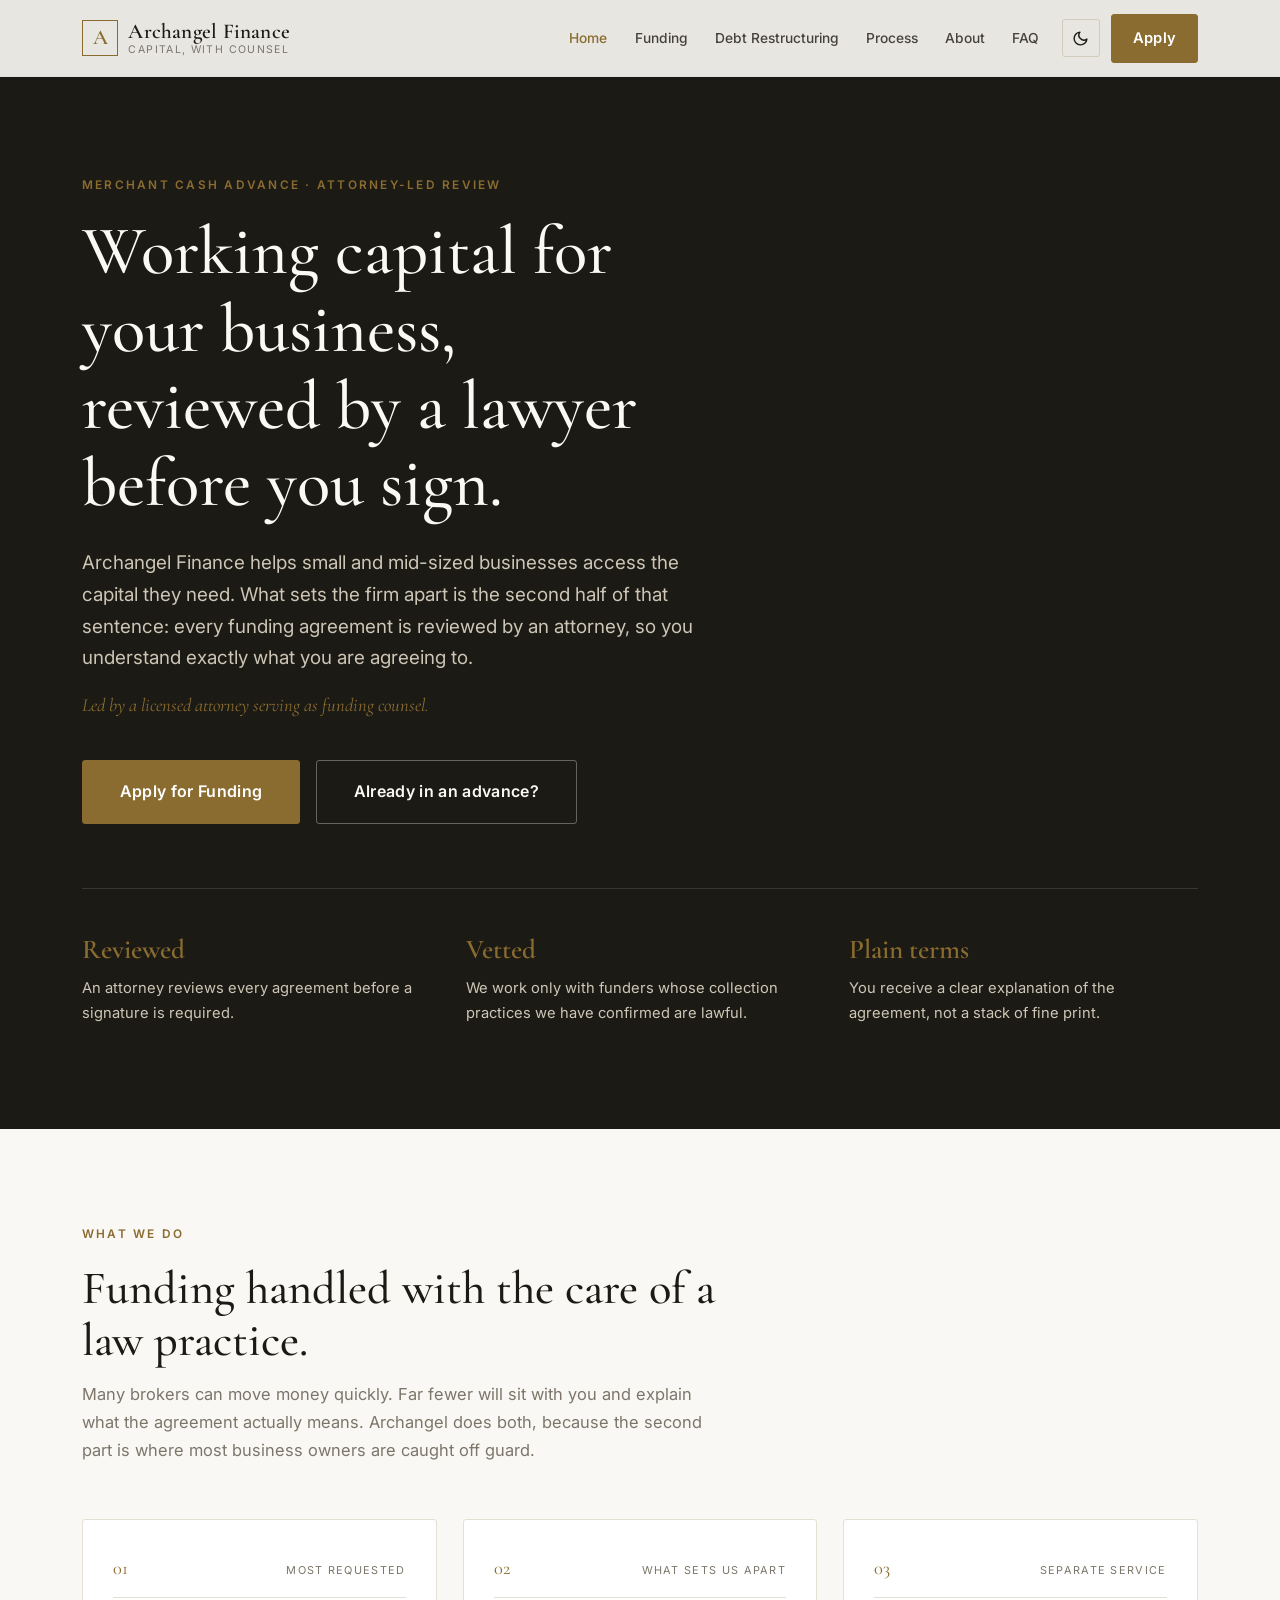
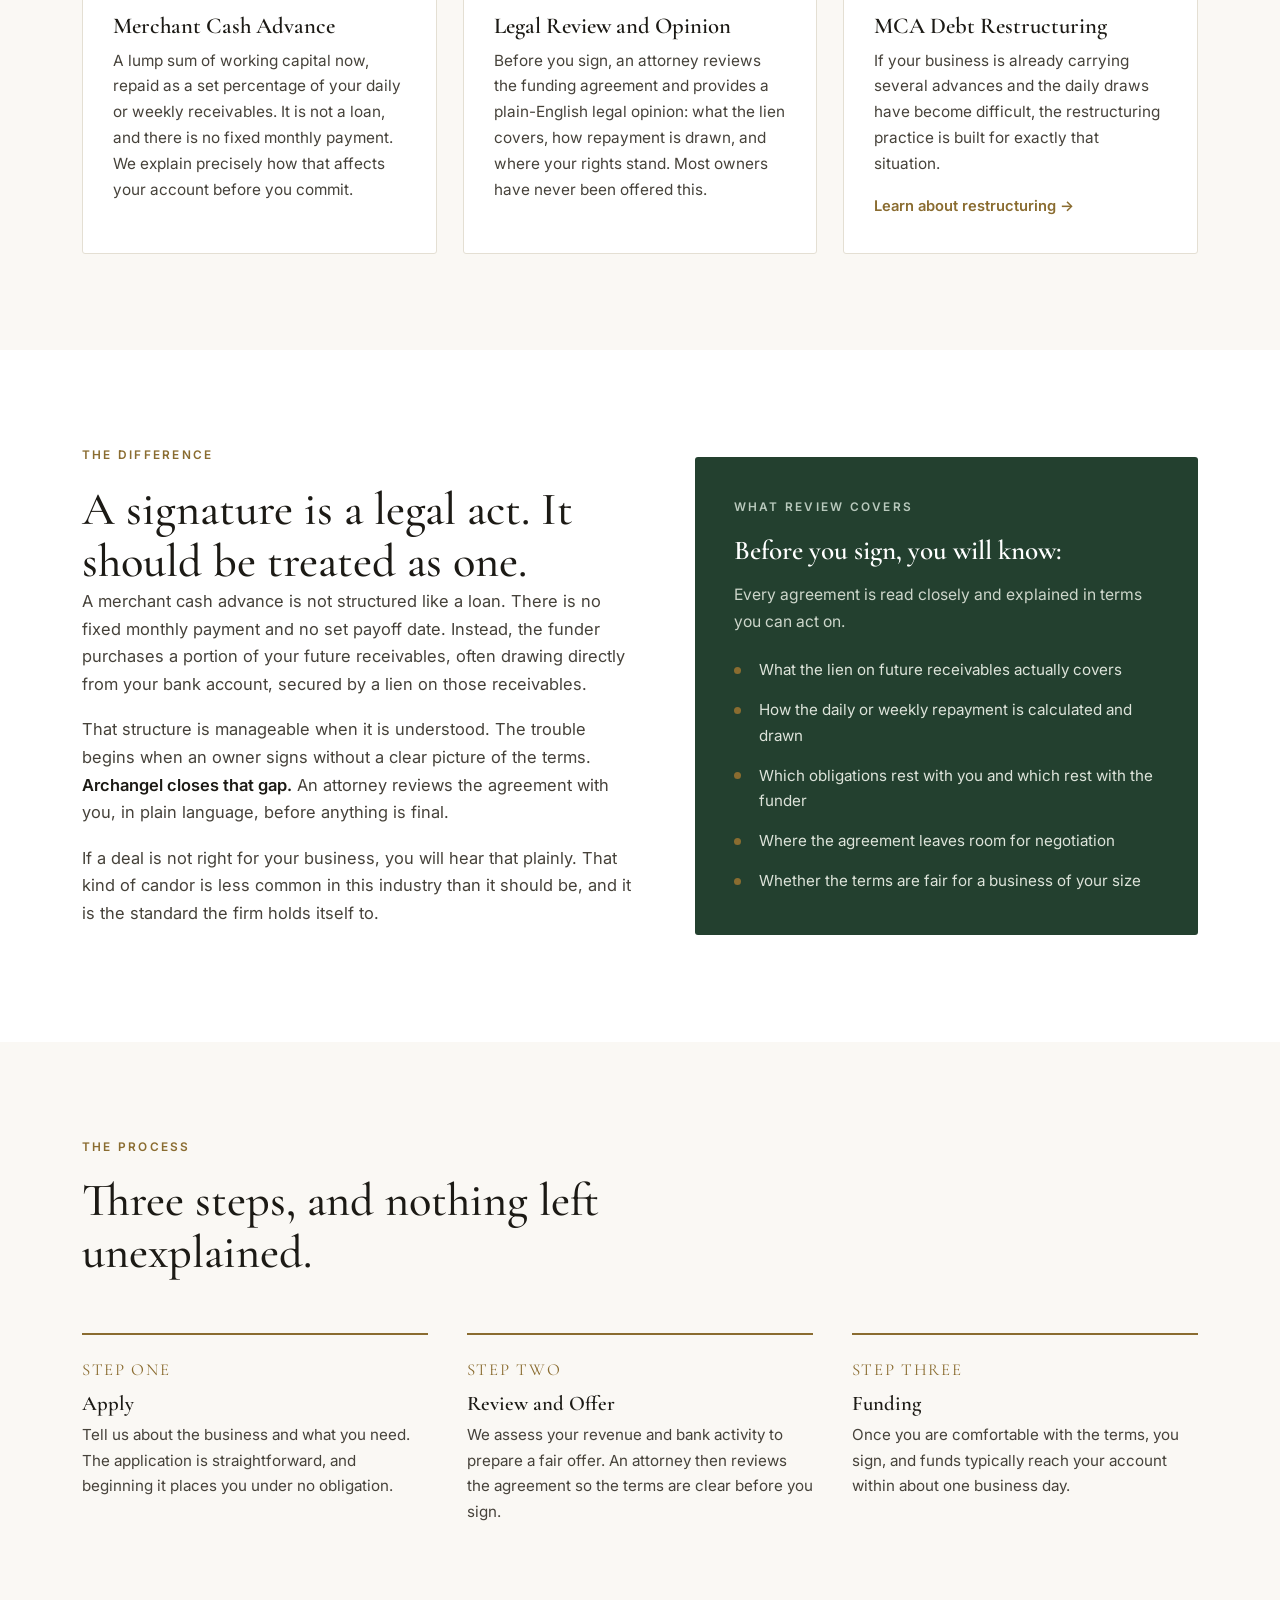
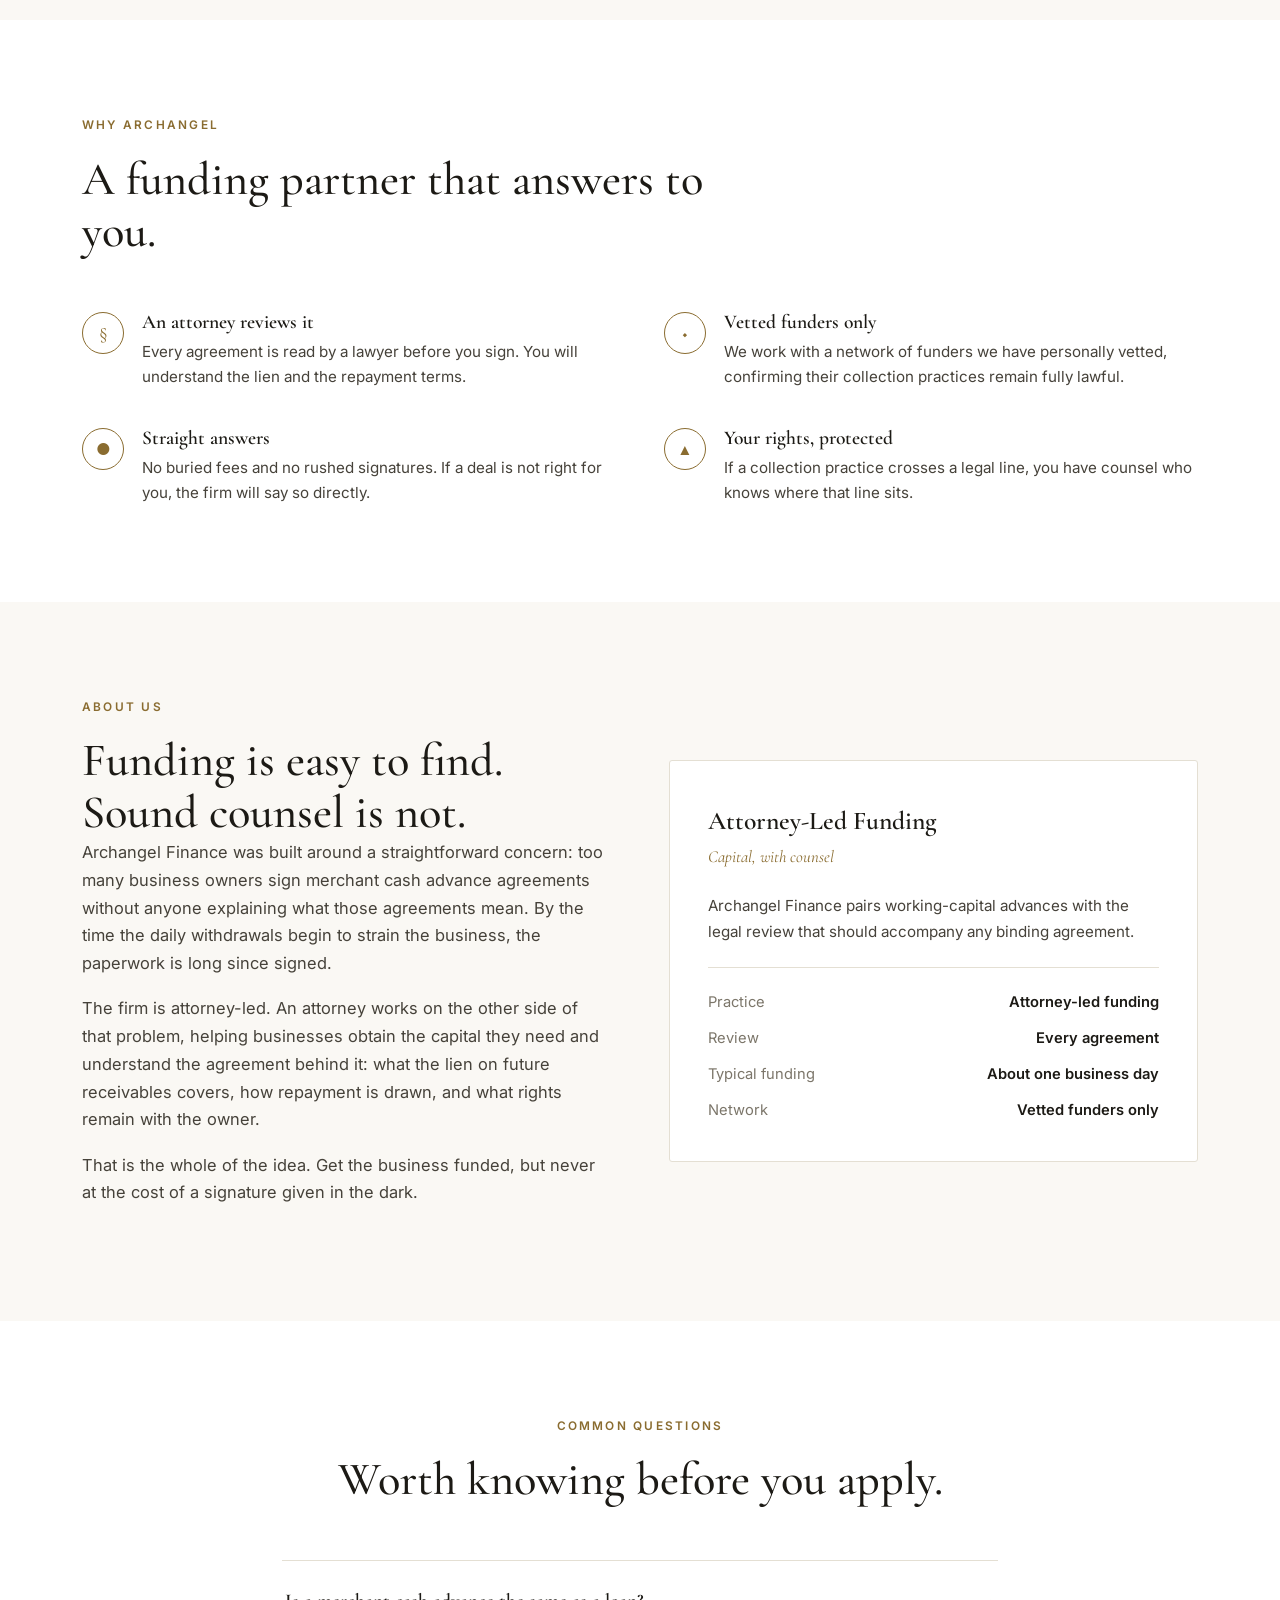
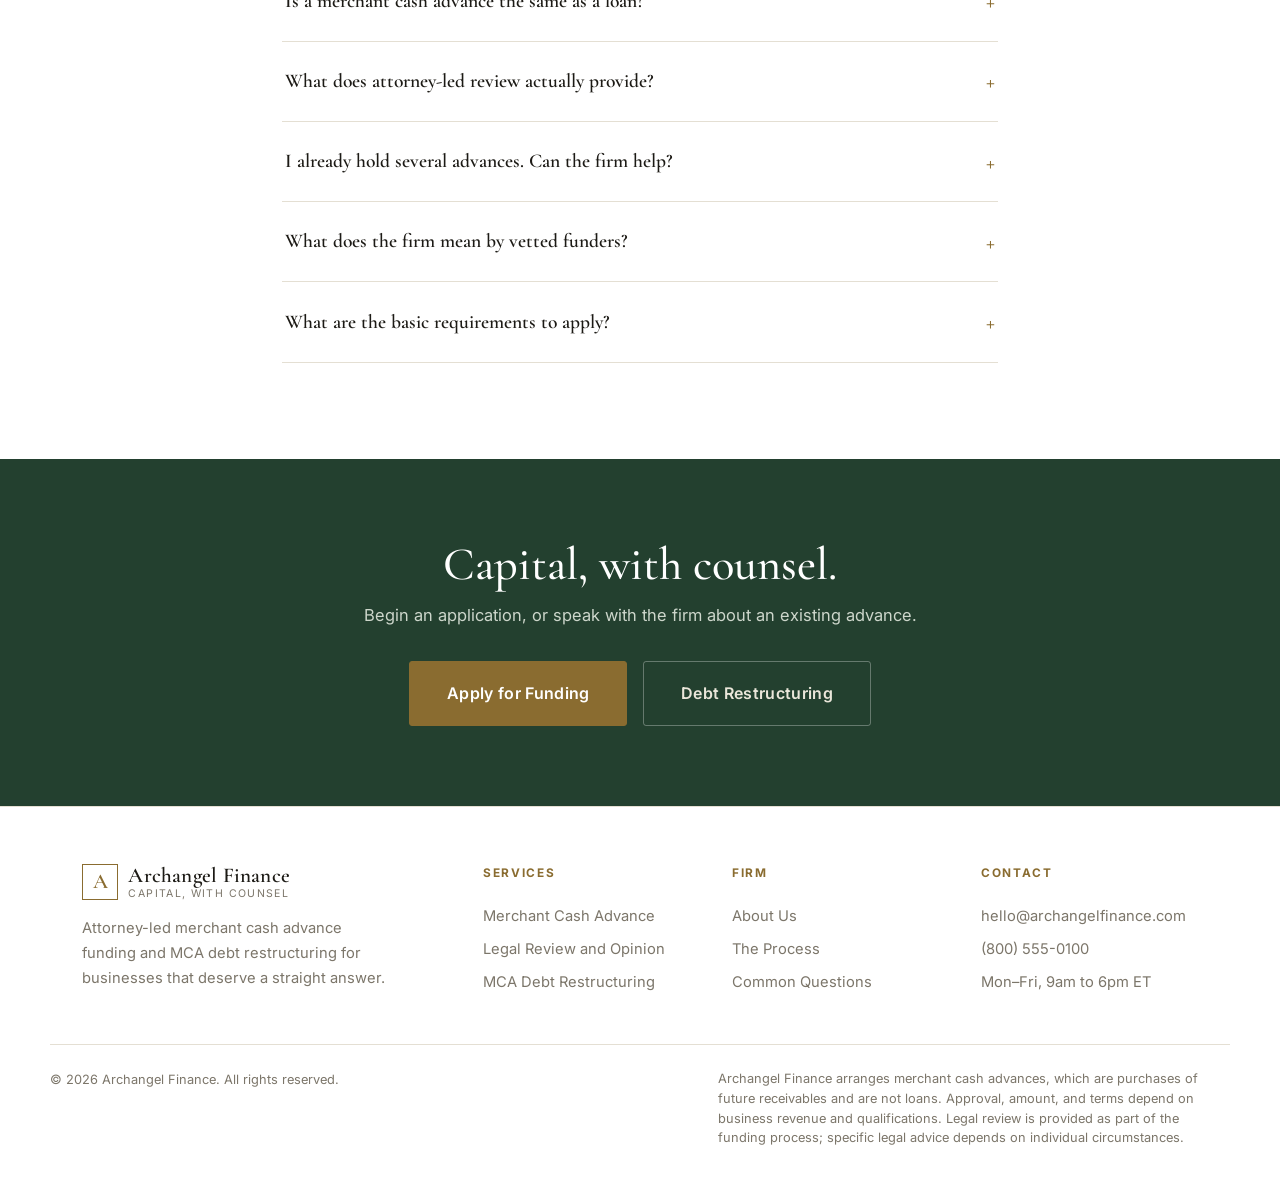
<file: index.html>
<!DOCTYPE html>
<html lang="en">
<head>
<meta charset="UTF-8">
<meta name="viewport" content="width=device-width, initial-scale=1.0">
<title>Archangel Finance — Merchant Cash Advance, Attorney-Led</title>
<meta name="description" content="Archangel Finance provides merchant cash advances with attorney-led legal review. Working capital, reviewed before you sign.">
<link rel="canonical" href="https://archangel-finance.com/">
<script type="application/ld+json">
{
  "@context": "https://schema.org",
  "@type": "FinancialService",
  "name": "Archangel Finance",
  "url": "https://archangel-finance.com/",
  "description": "Attorney-led merchant cash advance and debt restructuring firm. Funding agreements are reviewed by an attorney before you sign.",
  "areaServed": "US",
  "sameAs": [],
  "address": {
    "@type": "PostalAddress",
    "addressCountry": "US"
  }
}
</script>
<link rel="preconnect" href="https://fonts.googleapis.com">
<link rel="preconnect" href="https://fonts.gstatic.com" crossorigin>
<!-- VERSION A — Law firm: Cormorant Garamond headlines + Inter body -->
<link href="https://fonts.googleapis.com/css2?family=Cormorant+Garamond:ital,wght@0,500;0,600;1,500;1,600&family=Inter:wght@400;500;600;700&display=swap" rel="stylesheet">
<style>
/* ============================================================
   ARCHANGEL FINANCE — shared stylesheet (inlined on every page)
   Restrained, attorney-led. Device-aware light/dark + toggle.
   ============================================================ */

/* ---------- THEME TOKENS ---------- */
:root{
  --display:'Cormorant Garamond',Georgia,serif;
  --body:'Inter',-apple-system,BlinkMacSystemFont,'Segoe UI',sans-serif;
  --gold:#9c7c3c;
  --gold-deep:#7d6230;
  --green:#23402f;
  --green-soft:#34543f;
  --radius:3px;
  --maxw:1180px;
}
/* LIGHT (default visual; JS sets data-theme from device pref) */
[data-theme="light"]{
  --bg:#faf8f4;
  --surface:#ffffff;
  --surface-2:#f3f0e9;
  --ink:#1c1a15;
  --text:#46423a;
  --muted:#7c766a;
  --line:#e4dfd3;
  --line-strong:#d3ccbb;
  --hero-bg:#1c1a15;
  --hero-ink:#fbf9f4;
  --hero-text:#cdc6b6;
  --shadow:0 18px 44px -28px rgba(40,34,18,.40);
  --nav-bg:rgba(250,248,244,.92);
  --field:#ffffff;
  --gold:#8a6c30;
}
/* DARK */
[data-theme="dark"]{
  --bg:#121110;
  --surface:#1a1917;
  --surface-2:#222119;
  --ink:#f4f1e9;
  --text:#c4bfb2;
  --muted:#8a847a;
  --line:#2d2b27;
  --line-strong:#3a3833;
  --hero-bg:#0c0b0a;
  --hero-ink:#f6f3ea;
  --hero-text:#bdb7a8;
  --shadow:0 24px 56px -28px rgba(0,0,0,.7);
  --nav-bg:rgba(18,17,16,.92);
  --field:#16150f;
  --gold:#bd9a52;
}

*{margin:0;padding:0;box-sizing:border-box}
html{scroll-behavior:smooth;scroll-padding-top:88px}
body{
  font-family:var(--body);background:var(--bg);color:var(--text);
  line-height:1.68;-webkit-font-smoothing:antialiased;overflow-x:hidden;
  font-size:16.5px;transition:background .25s ease,color .25s ease;
}
.wrap{max-width:var(--maxw);margin:0 auto;padding:0 32px}
.wrap-narrow{max-width:780px}
a{text-decoration:none;color:inherit}
img{max-width:100%}

/* ---------- TYPE ---------- */
h1,h2,h3,h4{
  font-family:var(--display);color:var(--ink);font-weight:600;
  line-height:1.12;letter-spacing:0;
}
h1{font-size:clamp(2.7rem,5.6vw,4.3rem);font-weight:500}
h2{font-size:clamp(2rem,3.8vw,2.9rem);font-weight:500}
h3{font-size:1.42rem}
.kicker{
  font-family:var(--body);font-weight:600;font-size:.74rem;
  letter-spacing:.19em;text-transform:uppercase;color:var(--gold);
  display:block;margin-bottom:1.1rem;
}
.lede{
  font-size:1.12rem;color:var(--text);max-width:62ch;
}
.serif-em{font-family:var(--display);font-style:italic;color:var(--gold);font-weight:500}

/* ---------- BUTTONS ---------- */
.btn{
  display:inline-flex;align-items:center;justify-content:center;gap:.5rem;
  font-family:var(--body);font-weight:600;font-size:.92rem;
  letter-spacing:.02em;padding:.95rem 1.9rem;border:1px solid transparent;
  border-radius:var(--radius);cursor:pointer;transition:background .16s,color .16s,border-color .16s,transform .16s;
}
.btn-primary{background:var(--gold);color:#fff;border-color:var(--gold)}
.btn-primary:hover{background:var(--gold-deep);border-color:var(--gold-deep)}
.btn-dark{background:var(--ink);color:var(--bg);border-color:var(--ink)}
.btn-dark:hover{transform:translateY(-1px)}
.btn-outline{background:transparent;border-color:var(--line-strong);color:var(--ink)}
.btn-outline:hover{border-color:var(--gold);color:var(--gold)}
.btn-onhero{background:transparent;border-color:rgba(255,255,255,.32);color:var(--hero-ink)}
.btn-onhero:hover{border-color:var(--gold);color:var(--gold)}
.btn-lg{padding:1.1rem 2.3rem;font-size:1rem}
.btn-ghostlink{
  font-family:var(--body);font-weight:600;font-size:.92rem;color:var(--gold);
  display:inline-flex;align-items:center;gap:.4rem;
}
.btn-ghostlink:hover{color:var(--gold-deep)}

/* ---------- NAV ---------- */
.nav{
  position:fixed;top:0;left:0;right:0;z-index:100;background:var(--nav-bg);
  backdrop-filter:blur(12px);border-bottom:1px solid var(--line);
}
.nav-inner{
  max-width:var(--maxw);margin:0 auto;padding:.85rem 32px;
  display:flex;align-items:center;gap:1.4rem;
}
.brand{display:flex;align-items:center;gap:.65rem;flex-shrink:0;min-width:0}
.brand-mark{
  width:36px;height:36px;flex-shrink:0;border:1px solid var(--gold);
  display:flex;align-items:center;justify-content:center;color:var(--gold);
  font-family:var(--display);font-size:1.32rem;font-weight:600;
}
.brand-text{display:flex;flex-direction:column;line-height:1}
.brand-name{
  font-family:var(--display);font-size:1.32rem;font-weight:600;color:var(--ink);
  letter-spacing:.01em;
}
.brand-sub{
  font-family:var(--body);font-size:.66rem;letter-spacing:.13em;
  text-transform:uppercase;color:var(--muted);margin-top:3px;
}
.nav-links{display:flex;gap:1.7rem;margin-left:auto;align-items:center}
.nav-links a{
  font-size:.86rem;font-weight:500;color:var(--text);transition:color .15s;
}
.nav-links a:hover,.nav-links a.active{color:var(--gold)}
.nav-side{display:flex;align-items:center;gap:.7rem;flex-shrink:0}
.theme-btn{
  width:38px;height:38px;border:1px solid var(--line-strong);background:transparent;
  border-radius:var(--radius);color:var(--ink);cursor:pointer;
  display:flex;align-items:center;justify-content:center;transition:border-color .15s,color .15s;
}
.theme-btn:hover{border-color:var(--gold);color:var(--gold)}
.theme-btn svg{width:17px;height:17px}
.burger{
  display:none;flex-direction:column;gap:5px;width:40px;height:40px;
  background:none;border:none;cursor:pointer;align-items:center;justify-content:center;
}
.burger span{width:22px;height:2px;background:var(--ink);transition:.22s;display:block}
.burger.open span:nth-child(1){transform:translateY(7px) rotate(45deg)}
.burger.open span:nth-child(2){opacity:0}
.burger.open span:nth-child(3){transform:translateY(-7px) rotate(-45deg)}
.nav-mobile{
  display:none;flex-direction:column;background:var(--surface);
  border-bottom:1px solid var(--line);padding:.5rem 32px 1.3rem;
}
.nav-mobile a{
  padding:.85rem .2rem;font-size:.95rem;font-weight:500;color:var(--text);
  border-bottom:1px solid var(--line);
}
.nav-mobile a:last-of-type{border-bottom:none}
.nav-mobile .btn{margin-top:1rem}

/* ---------- HERO ---------- */
.hero{
  background:var(--hero-bg);color:var(--hero-text);
  padding:11rem 0 6.5rem;position:relative;
}
.hero h1{color:var(--hero-ink);max-width:18ch;margin-bottom:1.6rem}
.hero .lede{color:var(--hero-text);font-size:1.18rem;max-width:54ch;margin-bottom:1rem}
.hero-attr{
  font-family:var(--display);font-style:italic;font-size:1.16rem;
  color:var(--gold);margin-bottom:2.4rem;
}
.hero-cta{display:flex;gap:1rem;flex-wrap:wrap;margin-bottom:4rem}
.hero-rule{height:1px;background:rgba(255,255,255,.12);margin-bottom:2.4rem}
.hero-points{
  display:grid;grid-template-columns:repeat(3,1fr);gap:2.2rem;
}
.hero-point .hp-label{
  font-family:var(--display);font-size:1.7rem;color:var(--gold);
  font-weight:600;margin-bottom:.2rem;
}
.hero-point p{font-size:.92rem;color:var(--hero-text)}

/* ---------- SECTION ---------- */
.section{padding:6rem 0}
.section-tight{padding:4.4rem 0}
.section-alt{background:var(--surface)}
.section-head{max-width:64ch;margin-bottom:3.4rem}
.section-head.center{margin-left:auto;margin-right:auto;text-align:center}
.section-head p{margin-top:.9rem;color:var(--muted)}

/* ---------- SERVICES ---------- */
.svc-grid{display:grid;grid-template-columns:repeat(3,1fr);gap:1.6rem}
.svc{
  background:var(--surface);border:1px solid var(--line);border-radius:var(--radius);
  padding:2.1rem 1.9rem;transition:border-color .18s,transform .18s;
}
.section-alt .svc{background:var(--bg)}
.svc:hover{border-color:var(--gold);transform:translateY(-3px)}
.svc-no{
  font-family:var(--display);font-size:1.15rem;color:var(--gold);
  border-bottom:1px solid var(--line);padding-bottom:.8rem;margin-bottom:1rem;
  display:flex;justify-content:space-between;align-items:baseline;
}
.svc-no .svc-tag{font-family:var(--body);font-size:.68rem;letter-spacing:.12em;
  text-transform:uppercase;color:var(--muted)}
.svc h3{margin-bottom:.5rem}
.svc p{font-size:.96rem;color:var(--text)}
.svc .svc-link{margin-top:1.1rem;display:inline-block}

/* ---------- FEATURE / LEGAL REVIEW BAND ---------- */
.feature{
  display:grid;grid-template-columns:1.05fr .95fr;gap:3.6rem;align-items:center;
}
.feature-panel{
  background:var(--green);color:#eae6da;border-radius:var(--radius);
  padding:2.6rem 2.4rem;
}
.feature-panel .kicker{color:#b9c9bd}
.feature-panel h3{color:#fff;font-size:1.7rem;margin-bottom:1rem}
.feature-panel p{color:#cdd6cb;font-size:.98rem;margin-bottom:1.4rem}
.feature-list{list-style:none;display:grid;gap:.9rem}
.feature-list li{
  position:relative;padding-left:1.6rem;font-size:.95rem;color:#dde3da;
}
.feature-list li::before{
  content:"";position:absolute;left:0;top:.62em;width:7px;height:7px;
  background:var(--gold);border-radius:50%;
}
.feature-text p{margin-bottom:1.1rem;color:var(--text)}
.feature-text p strong{color:var(--ink);font-weight:600}

/* ---------- STEPS ---------- */
.steps{display:grid;grid-template-columns:repeat(3,1fr);gap:2.4rem}
.step{border-top:2px solid var(--gold);padding-top:1.3rem}
.step .step-no{
  font-family:var(--display);font-size:1.05rem;color:var(--gold);
  letter-spacing:.1em;text-transform:uppercase;margin-bottom:.5rem;
}
.step h3{font-size:1.3rem;margin-bottom:.4rem}
.step p{font-size:.95rem;color:var(--text)}

/* ---------- WHY ---------- */
.why-grid{display:grid;grid-template-columns:repeat(2,1fr);gap:2.4rem 3rem}
.why-item{display:grid;grid-template-columns:auto 1fr;gap:1.1rem}
.why-icon{
  width:42px;height:42px;flex-shrink:0;border:1px solid var(--gold);
  border-radius:50%;display:flex;align-items:center;justify-content:center;
  color:var(--gold);font-family:var(--display);font-size:1.2rem;
}
.why-item h3{font-size:1.22rem;margin-bottom:.3rem}
.why-item p{font-size:.95rem;color:var(--text)}

/* ---------- QUOTE / ABOUT ---------- */
.about{display:grid;grid-template-columns:1fr 1fr;gap:3.6rem;align-items:center}
.about-text p{margin-bottom:1.1rem;color:var(--text)}
.about-text p strong{color:var(--ink);font-weight:600}
.about-card{
  background:var(--surface);border:1px solid var(--line);border-radius:var(--radius);
  padding:2.4rem;
}
.section-alt .about-card{background:var(--bg)}
.about-card .ac-name{
  font-family:var(--display);font-size:1.6rem;color:var(--ink);font-weight:600;
}
.about-card .ac-role{
  font-family:var(--display);font-style:italic;color:var(--gold);
  font-size:1.05rem;margin-bottom:1.4rem;
}
.about-card .ac-rule{height:1px;background:var(--line);margin:1.4rem 0}
.ac-facts{display:grid;gap:.7rem}
.ac-fact{display:flex;justify-content:space-between;font-size:.92rem}
.ac-fact .acf-k{color:var(--muted)}
.ac-fact .acf-v{color:var(--ink);font-weight:600}

/* ---------- FAQ ---------- */
.faq{display:grid;gap:0;border-top:1px solid var(--line)}
.faq details{border-bottom:1px solid var(--line)}
.faq summary{
  cursor:pointer;padding:1.3rem .2rem;font-family:var(--display);
  font-size:1.22rem;font-weight:600;color:var(--ink);
  list-style:none;display:flex;justify-content:space-between;gap:1rem;align-items:center;
}
.faq summary::-webkit-details-marker{display:none}
.faq summary::after{content:"+";color:var(--gold);font-size:1.4rem;transition:transform .2s}
.faq details[open] summary::after{transform:rotate(45deg)}
.faq details p{padding:0 .2rem 1.4rem;color:var(--text);font-size:.98rem;max-width:72ch}

/* ---------- CTA ---------- */
.cta{background:var(--green);color:#eae6da;padding:5rem 0;text-align:center}
.cta h2{color:#fff;margin-bottom:.7rem}
.cta p{color:#cdd6cb;margin-bottom:2rem}

/* ---------- FOOTER ---------- */
.footer{background:var(--surface);border-top:1px solid var(--line);padding:3.6rem 0 0}
.footer-grid{display:grid;grid-template-columns:1.7fr 1fr 1fr 1fr;gap:2rem;padding-bottom:2.8rem}
.footer-brand p{color:var(--muted);font-size:.92rem;max-width:34ch;margin-top:1rem}
.footer-col h5{
  font-family:var(--body);font-size:.74rem;letter-spacing:.14em;
  text-transform:uppercase;color:var(--gold);margin-bottom:1rem;
}
.footer-col a,.footer-col span{
  display:block;color:var(--muted);font-size:.92rem;padding:.26rem 0;
}
.footer-col a:hover{color:var(--gold)}
.footer-base{
  border-top:1px solid var(--line);padding:1.5rem 0 2rem;
  display:flex;justify-content:space-between;gap:1.5rem;flex-wrap:wrap;
}
.footer-base span{color:var(--muted);font-size:.8rem}
.footer-base .disclaimer{max-width:64ch;line-height:1.55}

/* ---------- REVEAL ---------- */
.reveal{opacity:0;transform:translateY(16px);transition:opacity .55s ease,transform .55s ease}
.reveal.in{opacity:1;transform:none}
@media (prefers-reduced-motion:reduce){
  .reveal{opacity:1;transform:none;transition:none}
  html{scroll-behavior:auto}
}

/* ---------- RESPONSIVE ---------- */
@media(max-width:980px){
  .nav-links{display:none}
  .burger{display:flex}
  .svc-grid,.steps{grid-template-columns:1fr}
  .feature,.about{grid-template-columns:1fr;gap:2.4rem}
  .why-grid{grid-template-columns:1fr}
  .footer-grid{grid-template-columns:1fr 1fr}
  .hero-points{gap:1.6rem}
}
@media(max-width:560px){
  html{scroll-padding-top:74px}
  .wrap{padding:0 22px}
  .nav-inner{padding:.7rem 22px;gap:.6rem}
  .nav-mobile{padding-left:22px;padding-right:22px}
  .brand-name{font-size:1.16rem}
  .brand-sub{font-size:.6rem}
  .hero{padding:8rem 0 4rem}
  .hero-cta{flex-direction:column}
  .hero-cta .btn{width:100%}
  .hero-points{grid-template-columns:1fr;gap:1.3rem}
  .section,.section-tight{padding:3.6rem 0}
  .footer-grid{grid-template-columns:1fr}
  .footer-base{flex-direction:column;gap:.6rem}
  .feature-panel{padding:2rem 1.6rem}
}
</style>
</head>
<body>

<!-- ===== NAV ===== -->
<header class="nav" id="nav">
  <div class="nav-inner">
    <a href="index.html" class="brand">
      <span class="brand-mark" aria-hidden="true">A</span>
      <span class="brand-text">
        <span class="brand-name">Archangel Finance</span>
        <span class="brand-sub">Capital, with counsel</span>
      </span>
    </a>
    <nav class="nav-links" id="navLinks">
      <a href="index.html" class="active">Home</a>
      <a href="index.html#services">Funding</a>
      <a href="restructuring.html">Debt Restructuring</a>
      <a href="index.html#process">Process</a>
      <a href="index.html#about">About</a>
      <a href="index.html#faq">FAQ</a>
    </nav>
    <div class="nav-side">
      <button class="theme-btn" id="themeBtn" aria-label="Toggle light or dark theme"></button>
      <a href="apply.html" class="btn btn-primary" style="padding:.7rem 1.3rem">Apply</a>
      <button class="burger" id="burger" aria-label="Menu" aria-expanded="false">
        <span></span><span></span><span></span>
      </button>
    </div>
  </div>
  <div class="nav-mobile" id="navMobile">
    <a href="index.html">Home</a>
    <a href="index.html#services">Funding</a>
    <a href="restructuring.html">Debt Restructuring</a>
    <a href="index.html#process">Process</a>
    <a href="index.html#about">About</a>
    <a href="index.html#faq">FAQ</a>
    <a href="apply.html" class="btn btn-primary">Apply for Funding</a>
  </div>
</header>

<!-- ===== HERO ===== -->
<section class="hero">
  <div class="wrap">
    <span class="kicker reveal">Merchant Cash Advance · Attorney-Led Review</span>
    <h1 class="reveal">Working capital for your business, reviewed by a lawyer before you sign.</h1>
    <p class="lede reveal">Archangel Finance helps small and mid-sized businesses access the capital they need. What sets the firm apart is the second half of that sentence: every funding agreement is reviewed by an attorney, so you understand exactly what you are agreeing to.</p>
    <p class="hero-attr reveal">Led by a licensed attorney serving as funding counsel.</p>
    <div class="hero-cta reveal">
      <a href="apply.html" class="btn btn-primary btn-lg">Apply for Funding</a>
      <a href="restructuring.html" class="btn btn-onhero btn-lg">Already in an advance?</a>
    </div>
    <div class="hero-rule reveal"></div>
    <div class="hero-points reveal">
      <div class="hero-point">
        <div class="hp-label">Reviewed</div>
        <p>An attorney reviews every agreement before a signature is required.</p>
      </div>
      <div class="hero-point">
        <div class="hp-label">Vetted</div>
        <p>We work only with funders whose collection practices we have confirmed are lawful.</p>
      </div>
      <div class="hero-point">
        <div class="hp-label">Plain terms</div>
        <p>You receive a clear explanation of the agreement, not a stack of fine print.</p>
      </div>
    </div>
  </div>
</section>

<!-- ===== SERVICES ===== -->
<section class="section" id="services">
  <div class="wrap">
    <div class="section-head reveal">
      <span class="kicker">What We Do</span>
      <h2>Funding handled with the care of a law practice.</h2>
      <p>Many brokers can move money quickly. Far fewer will sit with you and explain what the agreement actually means. Archangel does both, because the second part is where most business owners are caught off guard.</p>
    </div>
    <div class="svc-grid">
      <article class="svc reveal">
        <div class="svc-no">01<span class="svc-tag">Most Requested</span></div>
        <h3>Merchant Cash Advance</h3>
        <p>A lump sum of working capital now, repaid as a set percentage of your daily or weekly receivables. It is not a loan, and there is no fixed monthly payment. We explain precisely how that affects your account before you commit.</p>
      </article>
      <article class="svc reveal">
        <div class="svc-no">02<span class="svc-tag">What Sets Us Apart</span></div>
        <h3>Legal Review and Opinion</h3>
        <p>Before you sign, an attorney reviews the funding agreement and provides a plain-English legal opinion: what the lien covers, how repayment is drawn, and where your rights stand. Most owners have never been offered this.</p>
      </article>
      <article class="svc reveal">
        <div class="svc-no">03<span class="svc-tag">Separate Service</span></div>
        <h3>MCA Debt Restructuring</h3>
        <p>If your business is already carrying several advances and the daily draws have become difficult, the restructuring practice is built for exactly that situation.</p>
        <a href="restructuring.html" class="btn-ghostlink svc-link">Learn about restructuring →</a>
      </article>
    </div>
  </div>
</section>

<!-- ===== LEGAL REVIEW FEATURE ===== -->
<section class="section section-alt">
  <div class="wrap">
    <div class="feature">
      <div class="feature-text reveal">
        <span class="kicker">The Difference</span>
        <h2>A signature is a legal act. It should be treated as one.</h2>
        <p>A merchant cash advance is not structured like a loan. There is no fixed monthly payment and no set payoff date. Instead, the funder purchases a portion of your future receivables, often drawing directly from your bank account, secured by a lien on those receivables.</p>
        <p>That structure is manageable when it is understood. The trouble begins when an owner signs without a clear picture of the terms. <strong>Archangel closes that gap.</strong> An attorney reviews the agreement with you, in plain language, before anything is final.</p>
        <p>If a deal is not right for your business, you will hear that plainly. That kind of candor is less common in this industry than it should be, and it is the standard the firm holds itself to.</p>
      </div>
      <aside class="feature-panel reveal">
        <span class="kicker">What Review Covers</span>
        <h3>Before you sign, you will know:</h3>
        <p>Every agreement is read closely and explained in terms you can act on.</p>
        <ul class="feature-list">
          <li>What the lien on future receivables actually covers</li>
          <li>How the daily or weekly repayment is calculated and drawn</li>
          <li>Which obligations rest with you and which rest with the funder</li>
          <li>Where the agreement leaves room for negotiation</li>
          <li>Whether the terms are fair for a business of your size</li>
        </ul>
      </aside>
    </div>
  </div>
</section>

<!-- ===== PROCESS ===== -->
<section class="section" id="process">
  <div class="wrap">
    <div class="section-head reveal">
      <span class="kicker">The Process</span>
      <h2>Three steps, and nothing left unexplained.</h2>
    </div>
    <div class="steps">
      <div class="step reveal">
        <div class="step-no">Step One</div>
        <h3>Apply</h3>
        <p>Tell us about the business and what you need. The application is straightforward, and beginning it places you under no obligation.</p>
      </div>
      <div class="step reveal">
        <div class="step-no">Step Two</div>
        <h3>Review and Offer</h3>
        <p>We assess your revenue and bank activity to prepare a fair offer. An attorney then reviews the agreement so the terms are clear before you sign.</p>
      </div>
      <div class="step reveal">
        <div class="step-no">Step Three</div>
        <h3>Funding</h3>
        <p>Once you are comfortable with the terms, you sign, and funds typically reach your account within about one business day.</p>
      </div>
    </div>
  </div>
</section>

<!-- ===== WHY ===== -->
<section class="section section-alt">
  <div class="wrap">
    <div class="section-head reveal">
      <span class="kicker">Why Archangel</span>
      <h2>A funding partner that answers to you.</h2>
    </div>
    <div class="why-grid">
      <div class="why-item reveal">
        <div class="why-icon">§</div>
        <div>
          <h3>An attorney reviews it</h3>
          <p>Every agreement is read by a lawyer before you sign. You will understand the lien and the repayment terms.</p>
        </div>
      </div>
      <div class="why-item reveal">
        <div class="why-icon">◆</div>
        <div>
          <h3>Vetted funders only</h3>
          <p>We work with a network of funders we have personally vetted, confirming their collection practices remain fully lawful.</p>
        </div>
      </div>
      <div class="why-item reveal">
        <div class="why-icon">●</div>
        <div>
          <h3>Straight answers</h3>
          <p>No buried fees and no rushed signatures. If a deal is not right for you, the firm will say so directly.</p>
        </div>
      </div>
      <div class="why-item reveal">
        <div class="why-icon">▲</div>
        <div>
          <h3>Your rights, protected</h3>
          <p>If a collection practice crosses a legal line, you have counsel who knows where that line sits.</p>
        </div>
      </div>
    </div>
  </div>
</section>

<!-- ===== ABOUT ===== -->
<section class="section" id="about">
  <div class="wrap">
    <div class="about">
      <div class="about-text reveal">
        <span class="kicker">About Us</span>
        <h2>Funding is easy to find. Sound counsel is not.</h2>
        <p>Archangel Finance was built around a straightforward concern: too many business owners sign merchant cash advance agreements without anyone explaining what those agreements mean. By the time the daily withdrawals begin to strain the business, the paperwork is long since signed.</p>
        <p>The firm is attorney-led. An attorney works on the other side of that problem, helping businesses obtain the capital they need and understand the agreement behind it: what the lien on future receivables covers, how repayment is drawn, and what rights remain with the owner.</p>
        <p>That is the whole of the idea. Get the business funded, but never at the cost of a signature given in the dark.</p>
      </div>
      <aside class="about-card reveal">
        <div class="ac-name">Attorney-Led Funding</div>
        <div class="ac-role">Capital, with counsel</div>
        <p style="color:var(--text);font-size:.95rem;">Archangel Finance pairs working-capital advances with the legal review that should accompany any binding agreement.</p>
        <div class="ac-rule"></div>
        <div class="ac-facts">
          <div class="ac-fact"><span class="acf-k">Practice</span><span class="acf-v">Attorney-led funding</span></div>
          <div class="ac-fact"><span class="acf-k">Review</span><span class="acf-v">Every agreement</span></div>
          <div class="ac-fact"><span class="acf-k">Typical funding</span><span class="acf-v">About one business day</span></div>
          <div class="ac-fact"><span class="acf-k">Network</span><span class="acf-v">Vetted funders only</span></div>
        </div>
      </aside>
    </div>
  </div>
</section>

<!-- ===== FAQ ===== -->
<section class="section section-alt" id="faq">
  <div class="wrap wrap-narrow">
    <div class="section-head center reveal">
      <span class="kicker">Common Questions</span>
      <h2>Worth knowing before you apply.</h2>
    </div>
    <div class="faq reveal">
      <details>
        <summary>Is a merchant cash advance the same as a loan?</summary>
        <p>No, and the distinction matters. A loan carries a fixed payment and a set payoff date. A merchant cash advance is a purchase of your future receivables. Repayment is a percentage of your sales, usually drawn directly from your business bank account, and it is secured by a lien on those future receivables. There is no fixed monthly bill. We make certain you understand how that works for your account before anything is signed.</p>
      </details>
      <details>
        <summary>What does attorney-led review actually provide?</summary>
        <p>Before you sign, an attorney reviews the funding agreement and gives you a plain-English legal opinion on it: what the lien covers, how the daily or weekly draw is calculated, and where your rights stand. Most business owners are never offered a lawyer's reading of these documents. With Archangel, it is simply part of the process.</p>
      </details>
      <details>
        <summary>I already hold several advances. Can the firm help?</summary>
        <p>Yes. That is the purpose of the MCA debt restructuring service, which has its own page. An attorney reviews your existing agreements, provides a legal opinion on your position, and where it fits, works with vetted cooperative funders to restructure the debt into a structure your cash flow can sustain. A review is a starting conversation, not a commitment.</p>
      </details>
      <details>
        <summary>What does the firm mean by vetted funders?</summary>
        <p>Archangel works only with funders it has personally vetted. A significant part of that vetting is confirming their collection practices are fully within the law. A funder known for aggressive or unlawful collection conduct is not part of the network. That protects you, and it is not a step most brokers take.</p>
      </details>
      <details>
        <summary>What are the basic requirements to apply?</summary>
        <p>Generally we look for a business operating for at least six months, steady monthly revenue, and an active business bank account. Credit is considered but is rarely a disqualifier on its own. The most direct way to learn where you stand is to begin an application, which places you under no obligation.</p>
      </details>
    </div>
  </div>
</section>

<!-- ===== CTA ===== -->
<section class="cta">
  <div class="wrap">
    <h2>Capital, with counsel.</h2>
    <p>Begin an application, or speak with the firm about an existing advance.</p>
    <div style="display:flex;gap:1rem;justify-content:center;flex-wrap:wrap;">
      <a href="apply.html" class="btn btn-primary btn-lg">Apply for Funding</a>
      <a href="restructuring.html" class="btn btn-outline btn-lg" style="border-color:rgba(255,255,255,.3);color:#eae6da">Debt Restructuring</a>
    </div>
  </div>
</section>

<!-- ===== FOOTER ===== -->
<footer class="footer">
  <div class="wrap footer-grid">
    <div class="footer-brand">
      <a href="index.html" class="brand">
        <span class="brand-mark" aria-hidden="true">A</span>
        <span class="brand-text">
          <span class="brand-name">Archangel Finance</span>
          <span class="brand-sub">Capital, with counsel</span>
        </span>
      </a>
      <p>Attorney-led merchant cash advance funding and MCA debt restructuring for businesses that deserve a straight answer.</p>
    </div>
    <div class="footer-col">
      <h5>Services</h5>
      <a href="index.html#services">Merchant Cash Advance</a>
      <a href="index.html#services">Legal Review and Opinion</a>
      <a href="restructuring.html">MCA Debt Restructuring</a>
    </div>
    <div class="footer-col">
      <h5>Firm</h5>
      <a href="index.html#about">About Us</a>
      <a href="index.html#process">The Process</a>
      <a href="index.html#faq">Common Questions</a>
    </div>
    <div class="footer-col">
      <h5>Contact</h5>
      <a href="mailto:hello@archangelfinance.com">hello@archangelfinance.com</a>
      <a href="tel:+18005550100">(800) 555-0100</a>
      <span>Mon–Fri, 9am to 6pm ET</span>
    </div>
  </div>
  <div class="wrap footer-base">
    <span>© 2026 Archangel Finance. All rights reserved.</span>
    <span class="disclaimer">Archangel Finance arranges merchant cash advances, which are purchases of future receivables and are not loans. Approval, amount, and terms depend on business revenue and qualifications. Legal review is provided as part of the funding process; specific legal advice depends on individual circumstances.</span>
  </div>
</footer>

<script>
/* ===== SHARED SITE SCRIPT ===== */
(function(){
  "use strict";
  var root = document.documentElement;

  /* THEME: follow device setting, allow manual override */
  var SUN='<svg viewBox="0 0 24 24" fill="none" stroke="currentColor" stroke-width="2" stroke-linecap="round"><circle cx="12" cy="12" r="4.3"/><path d="M12 1.8v3M12 19.2v3M4.5 4.5l2 2M17.5 17.5l2 2M1.8 12h3M19.2 12h3M4.5 19.5l2-2M17.5 6.5l2-2"/></svg>';
  var MOON='<svg viewBox="0 0 24 24" fill="none" stroke="currentColor" stroke-width="2" stroke-linecap="round" stroke-linejoin="round"><path d="M21 12.8A9 9 0 1 1 11.2 3a7 7 0 0 0 9.8 9.8z"/></svg>';
  var themeBtn = document.getElementById('themeBtn');
  var mq = window.matchMedia('(prefers-color-scheme: dark)');
  var manual = null; // null = following device

  function apply(theme){
    root.setAttribute('data-theme', theme);
    themeBtn.innerHTML = (theme === 'dark') ? SUN : MOON;
    themeBtn.setAttribute('aria-label', theme === 'dark' ? 'Switch to light theme' : 'Switch to dark theme');
  }
  function current(){ return manual || (mq.matches ? 'dark' : 'light'); }
  apply(current());
  // device preference changes -> follow, unless user has overridden
  mq.addEventListener('change', function(){ if(manual === null) apply(current()); });
  themeBtn.addEventListener('click', function(){
    manual = (current() === 'dark') ? 'light' : 'dark';
    apply(manual);
  });

  /* MOBILE MENU */
  var burger = document.getElementById('burger');
  var navMobile = document.getElementById('navMobile');
  function closeMenu(){
    navMobile.style.display='none';
    burger.classList.remove('open');
    burger.setAttribute('aria-expanded','false');
  }
  burger.addEventListener('click', function(){
    if(burger.classList.contains('open')){ closeMenu(); }
    else {
      navMobile.style.display='flex';
      burger.classList.add('open');
      burger.setAttribute('aria-expanded','true');
    }
  });
  navMobile.querySelectorAll('a').forEach(function(a){ a.addEventListener('click', closeMenu); });
  window.addEventListener('resize', function(){ if(window.innerWidth>980) closeMenu(); });

  /* REVEAL */
  var reveals = document.querySelectorAll('.reveal');
  if('IntersectionObserver' in window){
    var io = new IntersectionObserver(function(es){
      es.forEach(function(e){ if(e.isIntersecting){ e.target.classList.add('in'); io.unobserve(e.target); } });
    }, {threshold:0.12});
    reveals.forEach(function(el){ io.observe(el); });
  } else {
    reveals.forEach(function(el){ el.classList.add('in'); });
  }

  /* SCROLLSPY — light up the nav link whose section is currently in view.
     Sections: #services (Funding), #process, #about, #faq.
     "Home" is active when above all sections. "Debt Restructuring" is a
     separate page, never highlighted on index. */
  (function(){
    var sectionIds = ['services','process','about','faq'];
    var sections = sectionIds.map(function(id){ return document.getElementById(id); }).filter(Boolean);
    if(!sections.length) return;
    // Build a flat list of nav anchors (desktop + mobile) that target these hashes,
    // plus the "Home" link (treated as the default-active when no section is in view).
    var navAll = document.querySelectorAll('.nav-links a, .nav-mobile a');
    function clearActive(){
      navAll.forEach(function(a){ a.classList.remove('active'); });
    }
    function setActive(hashOrHome){
      clearActive();
      navAll.forEach(function(a){
        var href = a.getAttribute('href') || '';
        if(hashOrHome === 'home'){
          // Match links whose href is exactly index.html, ./, /, or empty (not a hash-link)
          if(/^(index\.html|\.\/|\/|)$/.test(href)) a.classList.add('active');
        } else {
          // Match links whose href ends with this hash (e.g. "index.html#services")
          if(href.indexOf('#'+hashOrHome) !== -1) a.classList.add('active');
        }
      });
    }
    // Track which sections are currently considered "in view" — pick the topmost.
    var visible = {};
    var spy = new IntersectionObserver(function(entries){
      entries.forEach(function(en){
        visible[en.target.id] = en.isIntersecting;
      });
      // Find the first section in document order that is intersecting.
      var current = null;
      for(var i=0;i<sections.length;i++){
        if(visible[sections[i].id]){ current = sections[i].id; break; }
      }
      setActive(current || 'home');
    }, {
      // Trigger when section is roughly mid-viewport: top of section has crossed
      // 30% from the top, and bottom is still below 30% from top.
      rootMargin: '-30% 0px -60% 0px',
      threshold: 0
    });
    sections.forEach(function(s){ spy.observe(s); });
    // Initial state — set to "home" if at the very top.
    setActive('home');
  })();
})();
</script>
</body>
</html>
</file>
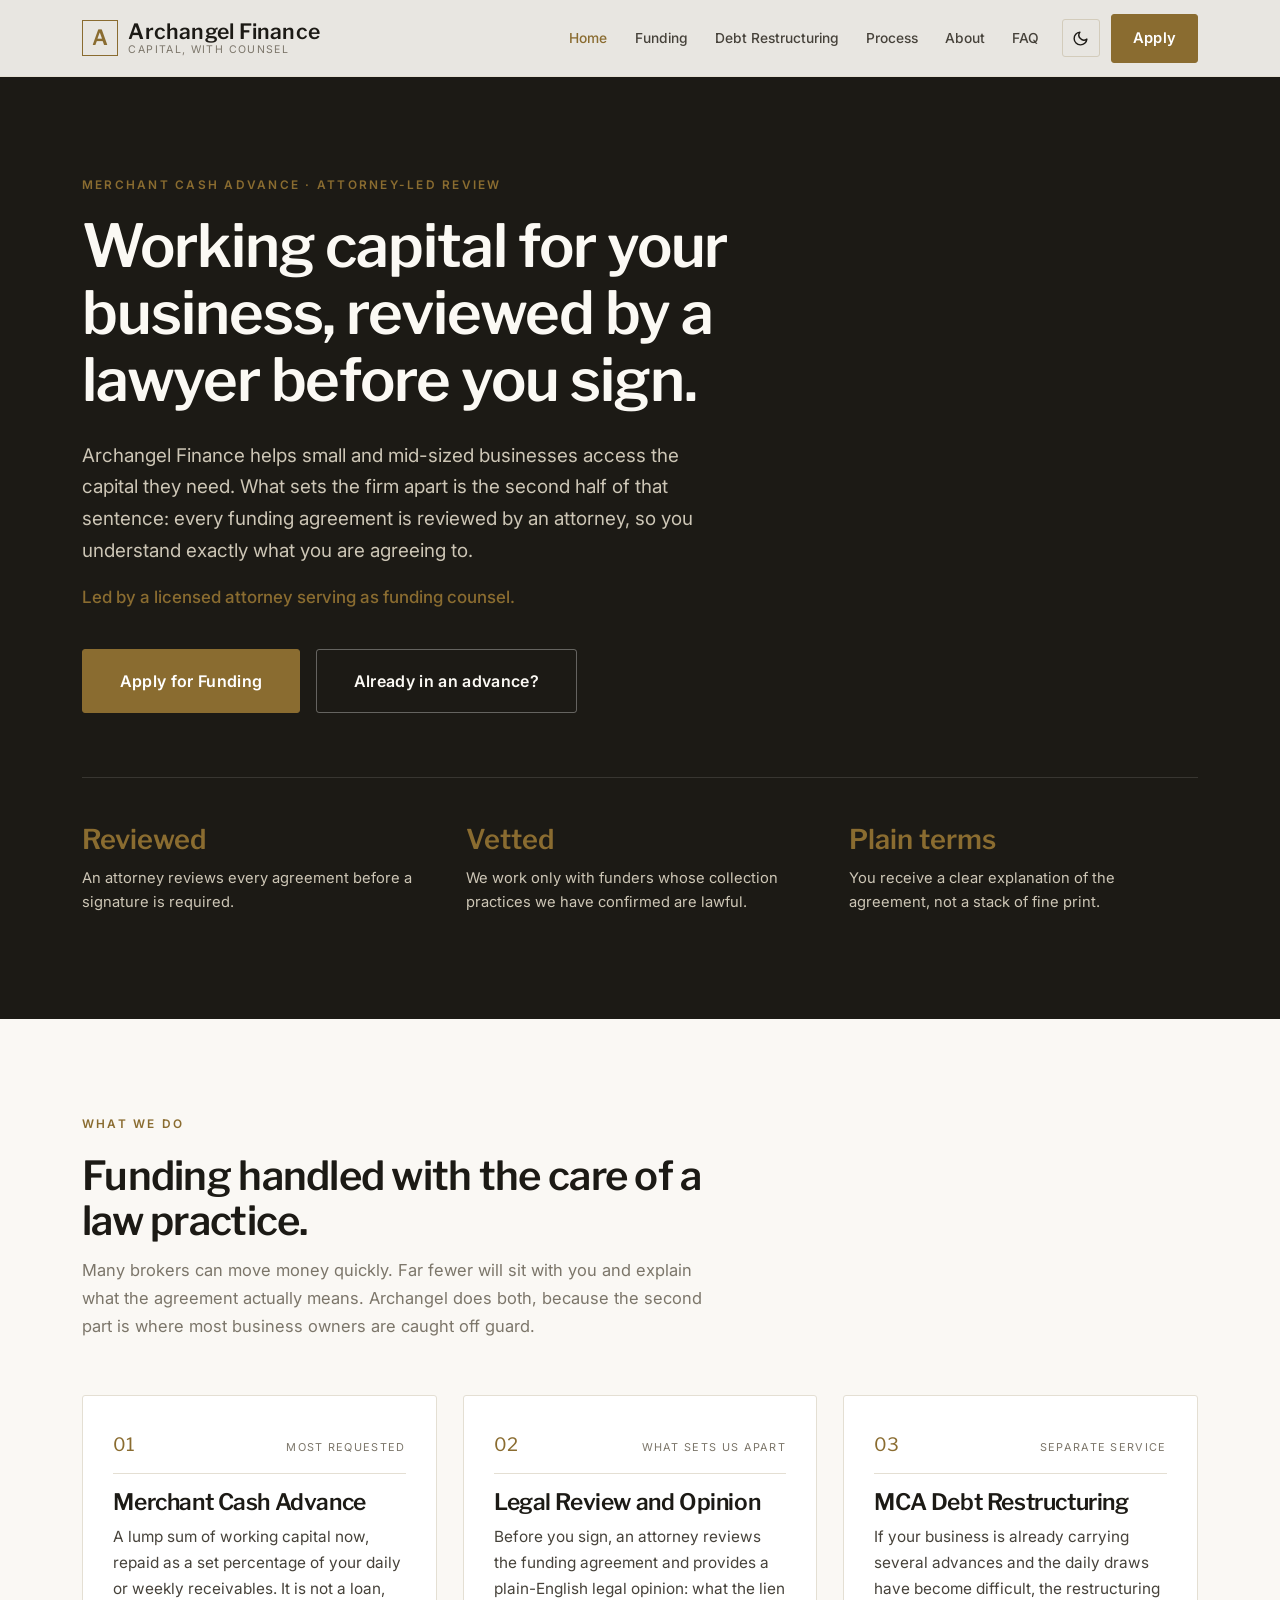
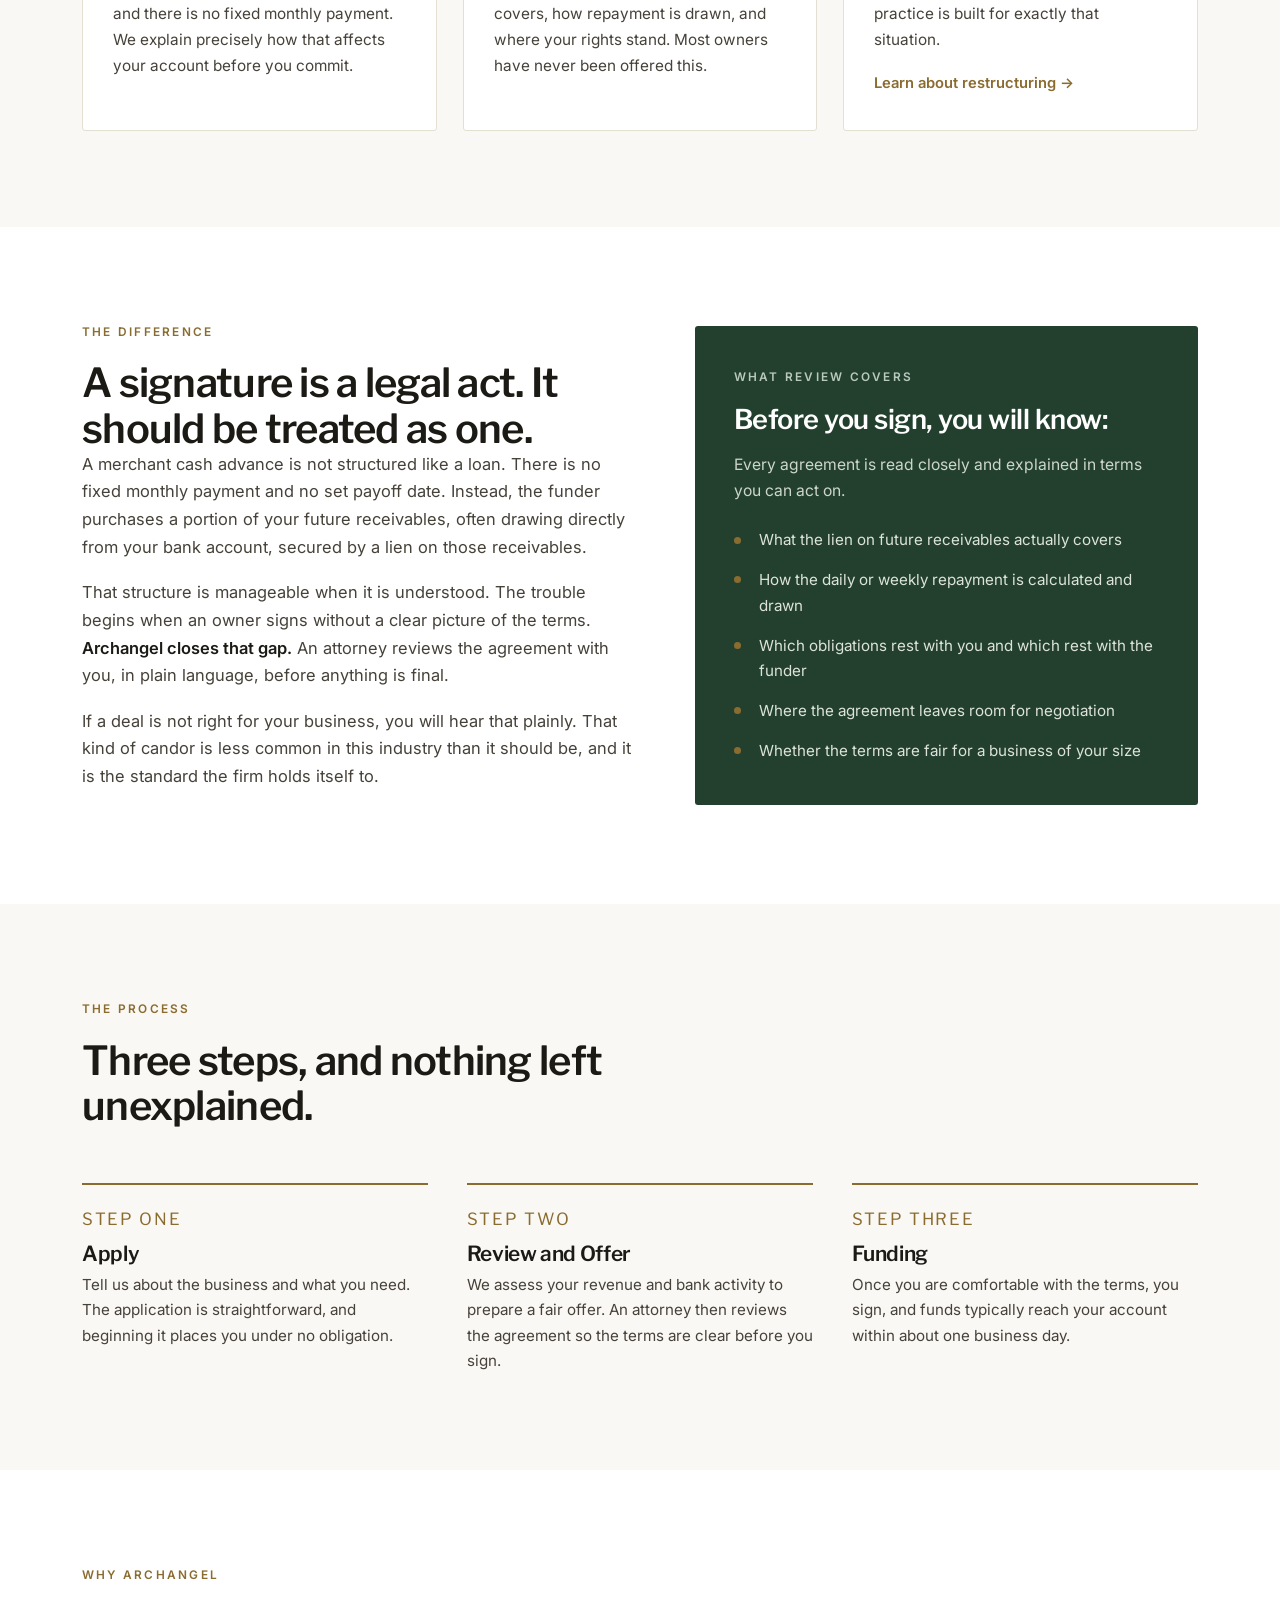
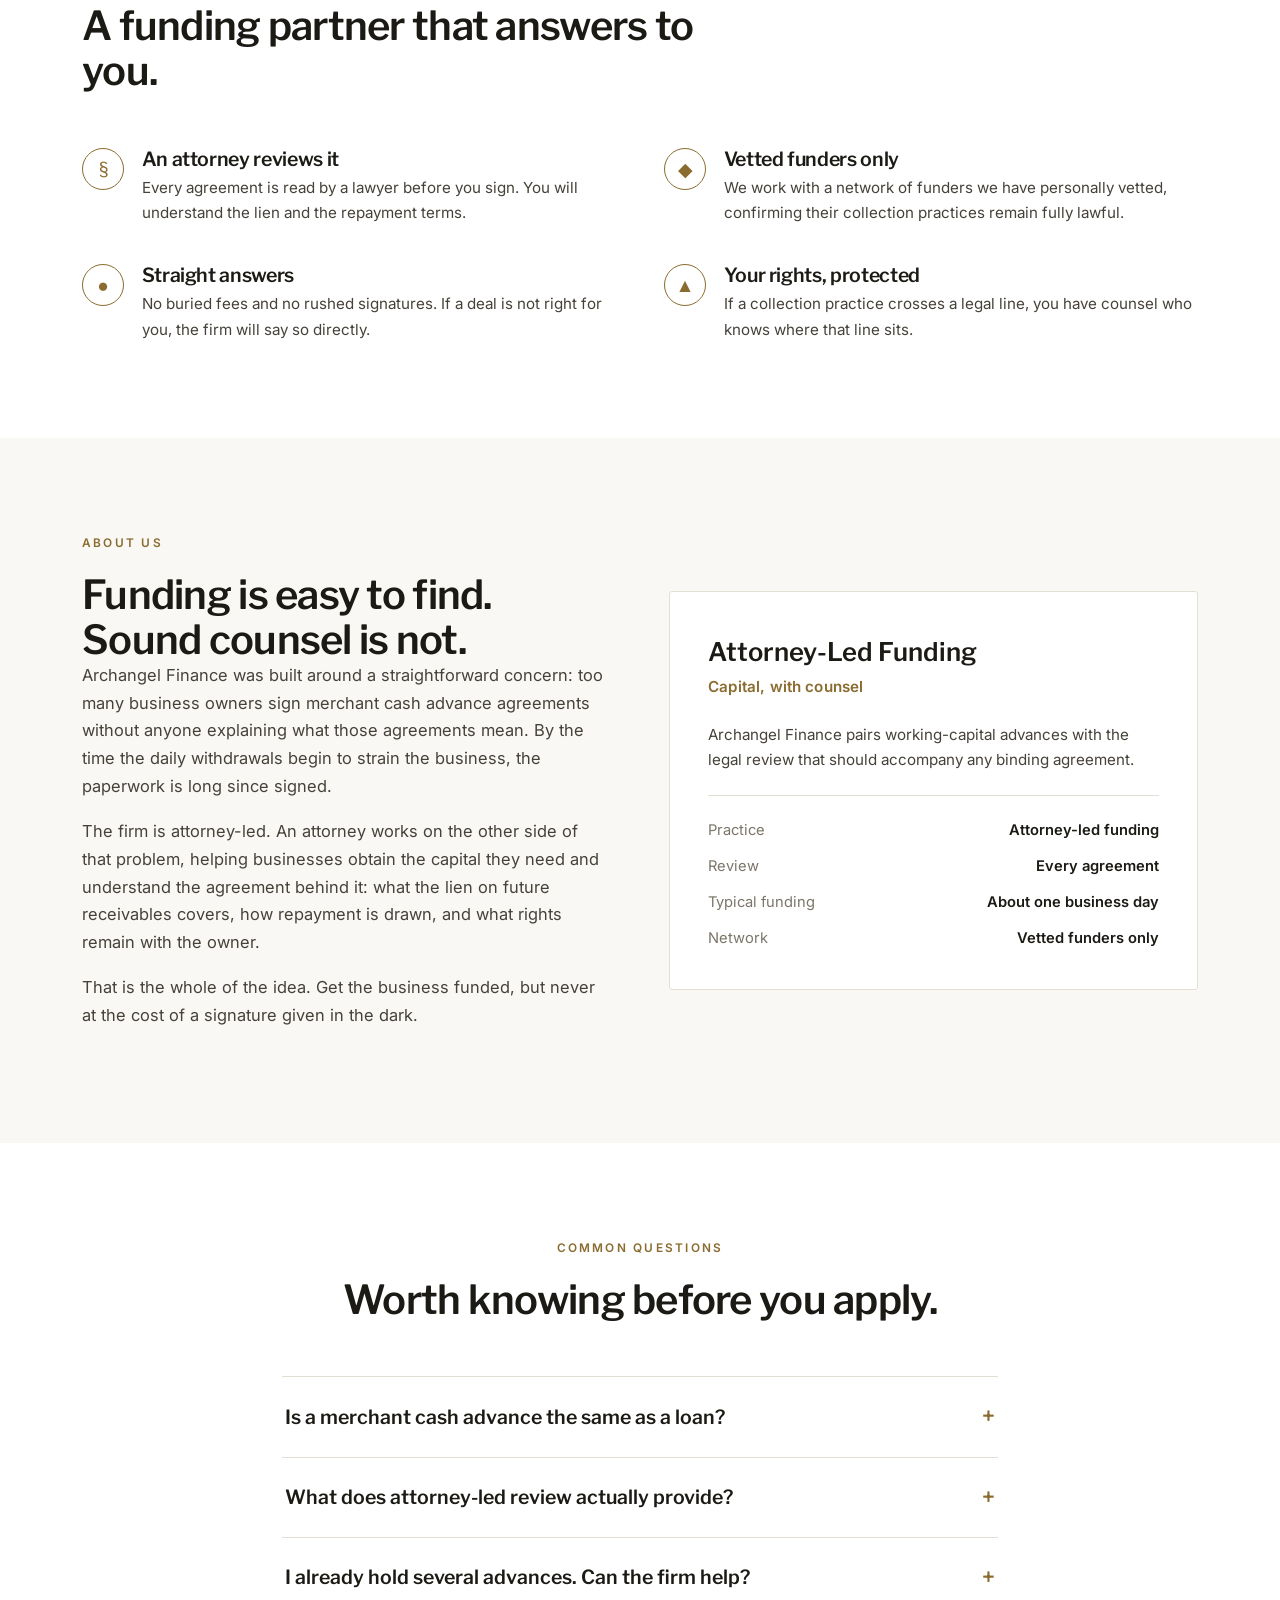
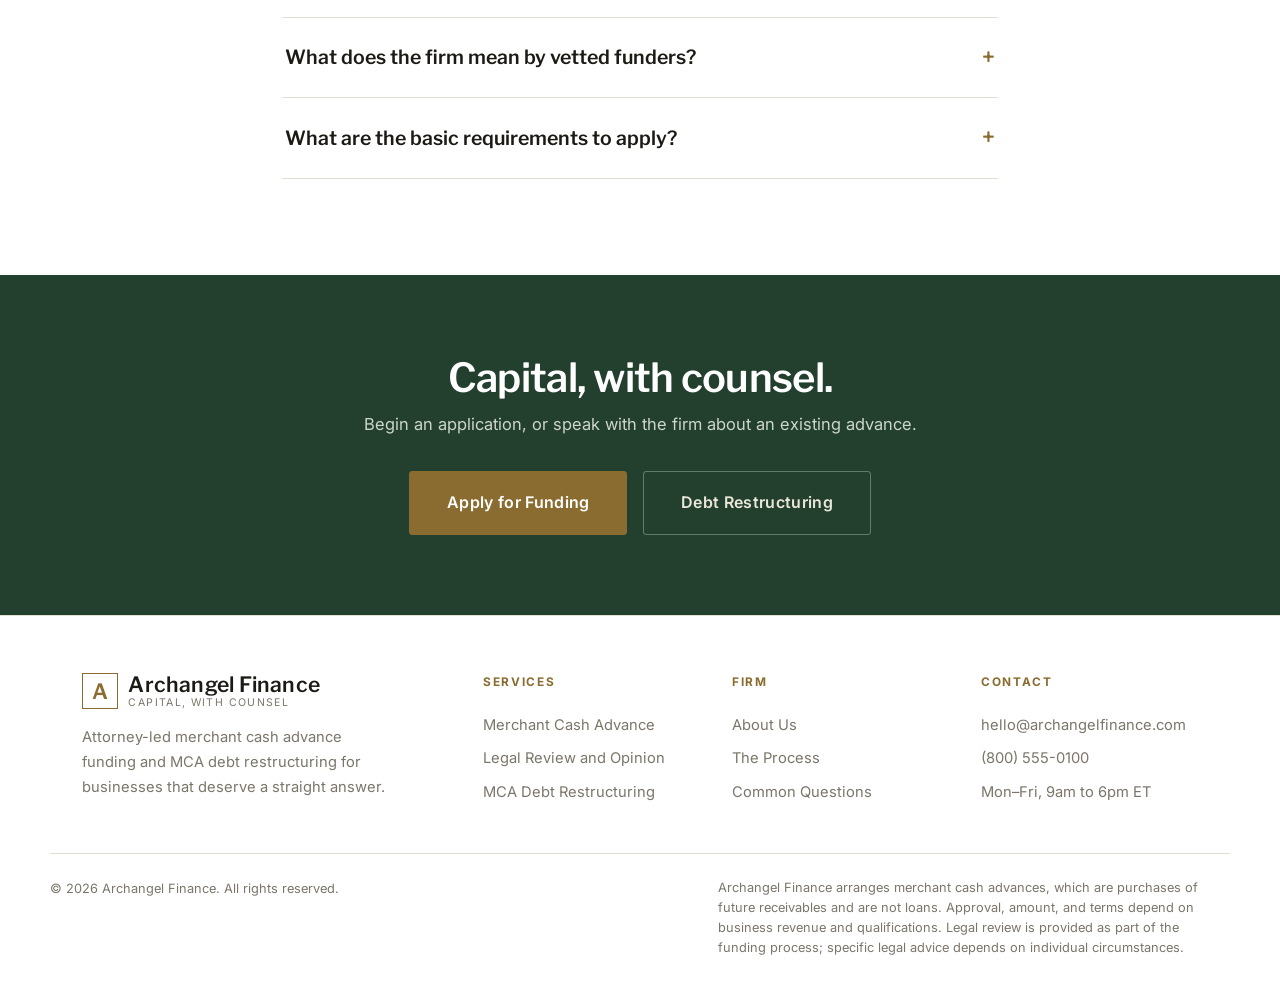
<file: index-B.html>
<!DOCTYPE html>
<html lang="en">
<head>
<meta charset="UTF-8">
<meta name="viewport" content="width=device-width, initial-scale=1.0">
<title>Archangel Finance — Font Version B (Private Capital)</title>
<meta name="description" content="Archangel Finance provides merchant cash advances with attorney-led legal review. Working capital, reviewed before you sign.">
<link rel="preconnect" href="https://fonts.googleapis.com">
<link rel="preconnect" href="https://fonts.gstatic.com" crossorigin>
<!-- VERSION B — Private capital: Libre Franklin display + Inter body -->
<link href="https://fonts.googleapis.com/css2?family=Libre+Franklin:ital,wght@0,500;0,600;0,700;1,500&family=Inter:wght@400;500;600;700&display=swap" rel="stylesheet">
<style>
/* ============================================================
   ARCHANGEL FINANCE — shared stylesheet (inlined on every page)
   Restrained, attorney-led. Device-aware light/dark + toggle.
   ============================================================ */

/* ---------- THEME TOKENS ---------- */
:root{
  --display:'Libre Franklin',-apple-system,sans-serif;
  --body:'Inter',-apple-system,BlinkMacSystemFont,'Segoe UI',sans-serif;
  --gold:#9c7c3c;
  --gold-deep:#7d6230;
  --green:#23402f;
  --green-soft:#34543f;
  --radius:3px;
  --maxw:1180px;
}
/* LIGHT (default visual; JS sets data-theme from device pref) */
[data-theme="light"]{
  --bg:#faf8f4;
  --surface:#ffffff;
  --surface-2:#f3f0e9;
  --ink:#1c1a15;
  --text:#46423a;
  --muted:#7c766a;
  --line:#e4dfd3;
  --line-strong:#d3ccbb;
  --hero-bg:#1c1a15;
  --hero-ink:#fbf9f4;
  --hero-text:#cdc6b6;
  --shadow:0 18px 44px -28px rgba(40,34,18,.40);
  --nav-bg:rgba(250,248,244,.92);
  --field:#ffffff;
  --gold:#8a6c30;
}
/* DARK */
[data-theme="dark"]{
  --bg:#121110;
  --surface:#1a1917;
  --surface-2:#222119;
  --ink:#f4f1e9;
  --text:#c4bfb2;
  --muted:#8a847a;
  --line:#2d2b27;
  --line-strong:#3a3833;
  --hero-bg:#0c0b0a;
  --hero-ink:#f6f3ea;
  --hero-text:#bdb7a8;
  --shadow:0 24px 56px -28px rgba(0,0,0,.7);
  --nav-bg:rgba(18,17,16,.92);
  --field:#16150f;
  --gold:#bd9a52;
}

*{margin:0;padding:0;box-sizing:border-box}
html{scroll-behavior:smooth;scroll-padding-top:88px}
body{
  font-family:var(--body);background:var(--bg);color:var(--text);
  line-height:1.68;-webkit-font-smoothing:antialiased;overflow-x:hidden;
  font-size:16.5px;transition:background .25s ease,color .25s ease;
}
.wrap{max-width:var(--maxw);margin:0 auto;padding:0 32px}
.wrap-narrow{max-width:780px}
a{text-decoration:none;color:inherit}
img{max-width:100%}

/* ---------- TYPE ---------- */
h1,h2,h3,h4{
  font-family:var(--display);color:var(--ink);font-weight:600;
  line-height:1.13;letter-spacing:-.018em;
}
h1{font-size:clamp(2.4rem,5vw,3.7rem);font-weight:600}
h2{font-size:clamp(1.8rem,3.4vw,2.5rem);font-weight:600}
h3{font-size:1.42rem}
.kicker{
  font-family:var(--body);font-weight:600;font-size:.74rem;
  letter-spacing:.19em;text-transform:uppercase;color:var(--gold);
  display:block;margin-bottom:1.1rem;
}
.lede{
  font-size:1.12rem;color:var(--text);max-width:62ch;
}
.serif-em{color:var(--gold);font-weight:600}

/* ---------- BUTTONS ---------- */
.btn{
  display:inline-flex;align-items:center;justify-content:center;gap:.5rem;
  font-family:var(--body);font-weight:600;font-size:.92rem;
  letter-spacing:.02em;padding:.95rem 1.9rem;border:1px solid transparent;
  border-radius:var(--radius);cursor:pointer;transition:background .16s,color .16s,border-color .16s,transform .16s;
}
.btn-primary{background:var(--gold);color:#fff;border-color:var(--gold)}
.btn-primary:hover{background:var(--gold-deep);border-color:var(--gold-deep)}
.btn-dark{background:var(--ink);color:var(--bg);border-color:var(--ink)}
.btn-dark:hover{transform:translateY(-1px)}
.btn-outline{background:transparent;border-color:var(--line-strong);color:var(--ink)}
.btn-outline:hover{border-color:var(--gold);color:var(--gold)}
.btn-onhero{background:transparent;border-color:rgba(255,255,255,.32);color:var(--hero-ink)}
.btn-onhero:hover{border-color:var(--gold);color:var(--gold)}
.btn-lg{padding:1.1rem 2.3rem;font-size:1rem}
.btn-ghostlink{
  font-family:var(--body);font-weight:600;font-size:.92rem;color:var(--gold);
  display:inline-flex;align-items:center;gap:.4rem;
}
.btn-ghostlink:hover{color:var(--gold-deep)}

/* ---------- NAV ---------- */
.nav{
  position:fixed;top:0;left:0;right:0;z-index:100;background:var(--nav-bg);
  backdrop-filter:blur(12px);border-bottom:1px solid var(--line);
}
.nav-inner{
  max-width:var(--maxw);margin:0 auto;padding:.85rem 32px;
  display:flex;align-items:center;gap:1.4rem;
}
.brand{display:flex;align-items:center;gap:.65rem;flex-shrink:0;min-width:0}
.brand-mark{
  width:36px;height:36px;flex-shrink:0;border:1px solid var(--gold);
  display:flex;align-items:center;justify-content:center;color:var(--gold);
  font-family:var(--display);font-size:1.32rem;font-weight:600;
}
.brand-text{display:flex;flex-direction:column;line-height:1}
.brand-name{
  font-family:var(--display);font-size:1.32rem;font-weight:600;color:var(--ink);
  letter-spacing:.01em;
}
.brand-sub{
  font-family:var(--body);font-size:.66rem;letter-spacing:.13em;
  text-transform:uppercase;color:var(--muted);margin-top:3px;
}
.nav-links{display:flex;gap:1.7rem;margin-left:auto;align-items:center}
.nav-links a{
  font-size:.86rem;font-weight:500;color:var(--text);transition:color .15s;
}
.nav-links a:hover,.nav-links a.active{color:var(--gold)}
.nav-side{display:flex;align-items:center;gap:.7rem;flex-shrink:0}
.theme-btn{
  width:38px;height:38px;border:1px solid var(--line-strong);background:transparent;
  border-radius:var(--radius);color:var(--ink);cursor:pointer;
  display:flex;align-items:center;justify-content:center;transition:border-color .15s,color .15s;
}
.theme-btn:hover{border-color:var(--gold);color:var(--gold)}
.theme-btn svg{width:17px;height:17px}
.burger{
  display:none;flex-direction:column;gap:5px;width:40px;height:40px;
  background:none;border:none;cursor:pointer;align-items:center;justify-content:center;
}
.burger span{width:22px;height:2px;background:var(--ink);transition:.22s;display:block}
.burger.open span:nth-child(1){transform:translateY(7px) rotate(45deg)}
.burger.open span:nth-child(2){opacity:0}
.burger.open span:nth-child(3){transform:translateY(-7px) rotate(-45deg)}
.nav-mobile{
  display:none;flex-direction:column;background:var(--surface);
  border-bottom:1px solid var(--line);padding:.5rem 32px 1.3rem;
}
.nav-mobile a{
  padding:.85rem .2rem;font-size:.95rem;font-weight:500;color:var(--text);
  border-bottom:1px solid var(--line);
}
.nav-mobile a:last-of-type{border-bottom:none}
.nav-mobile .btn{margin-top:1rem}

/* ---------- HERO ---------- */
.hero{
  background:var(--hero-bg);color:var(--hero-text);
  padding:11rem 0 6.5rem;position:relative;
}
.hero h1{color:var(--hero-ink);max-width:18ch;margin-bottom:1.6rem}
.hero .lede{color:var(--hero-text);font-size:1.18rem;max-width:54ch;margin-bottom:1rem}
.hero-attr{
  font-family:var(--body);font-weight:500;font-size:1.06rem;
  color:var(--gold);margin-bottom:2.4rem;
}
.hero-cta{display:flex;gap:1rem;flex-wrap:wrap;margin-bottom:4rem}
.hero-rule{height:1px;background:rgba(255,255,255,.12);margin-bottom:2.4rem}
.hero-points{
  display:grid;grid-template-columns:repeat(3,1fr);gap:2.2rem;
}
.hero-point .hp-label{
  font-family:var(--display);font-size:1.7rem;color:var(--gold);
  font-weight:600;margin-bottom:.2rem;
}
.hero-point p{font-size:.92rem;color:var(--hero-text)}

/* ---------- SECTION ---------- */
.section{padding:6rem 0}
.section-tight{padding:4.4rem 0}
.section-alt{background:var(--surface)}
.section-head{max-width:64ch;margin-bottom:3.4rem}
.section-head.center{margin-left:auto;margin-right:auto;text-align:center}
.section-head p{margin-top:.9rem;color:var(--muted)}

/* ---------- SERVICES ---------- */
.svc-grid{display:grid;grid-template-columns:repeat(3,1fr);gap:1.6rem}
.svc{
  background:var(--surface);border:1px solid var(--line);border-radius:var(--radius);
  padding:2.1rem 1.9rem;transition:border-color .18s,transform .18s;
}
.section-alt .svc{background:var(--bg)}
.svc:hover{border-color:var(--gold);transform:translateY(-3px)}
.svc-no{
  font-family:var(--display);font-size:1.15rem;color:var(--gold);
  border-bottom:1px solid var(--line);padding-bottom:.8rem;margin-bottom:1rem;
  display:flex;justify-content:space-between;align-items:baseline;
}
.svc-no .svc-tag{font-family:var(--body);font-size:.68rem;letter-spacing:.12em;
  text-transform:uppercase;color:var(--muted)}
.svc h3{margin-bottom:.5rem}
.svc p{font-size:.96rem;color:var(--text)}
.svc .svc-link{margin-top:1.1rem;display:inline-block}

/* ---------- FEATURE / LEGAL REVIEW BAND ---------- */
.feature{
  display:grid;grid-template-columns:1.05fr .95fr;gap:3.6rem;align-items:center;
}
.feature-panel{
  background:var(--green);color:#eae6da;border-radius:var(--radius);
  padding:2.6rem 2.4rem;
}
.feature-panel .kicker{color:#b9c9bd}
.feature-panel h3{color:#fff;font-size:1.7rem;margin-bottom:1rem}
.feature-panel p{color:#cdd6cb;font-size:.98rem;margin-bottom:1.4rem}
.feature-list{list-style:none;display:grid;gap:.9rem}
.feature-list li{
  position:relative;padding-left:1.6rem;font-size:.95rem;color:#dde3da;
}
.feature-list li::before{
  content:"";position:absolute;left:0;top:.62em;width:7px;height:7px;
  background:var(--gold);border-radius:50%;
}
.feature-text p{margin-bottom:1.1rem;color:var(--text)}
.feature-text p strong{color:var(--ink);font-weight:600}

/* ---------- STEPS ---------- */
.steps{display:grid;grid-template-columns:repeat(3,1fr);gap:2.4rem}
.step{border-top:2px solid var(--gold);padding-top:1.3rem}
.step .step-no{
  font-family:var(--display);font-size:1.05rem;color:var(--gold);
  letter-spacing:.1em;text-transform:uppercase;margin-bottom:.5rem;
}
.step h3{font-size:1.3rem;margin-bottom:.4rem}
.step p{font-size:.95rem;color:var(--text)}

/* ---------- WHY ---------- */
.why-grid{display:grid;grid-template-columns:repeat(2,1fr);gap:2.4rem 3rem}
.why-item{display:grid;grid-template-columns:auto 1fr;gap:1.1rem}
.why-icon{
  width:42px;height:42px;flex-shrink:0;border:1px solid var(--gold);
  border-radius:50%;display:flex;align-items:center;justify-content:center;
  color:var(--gold);font-family:var(--display);font-size:1.2rem;
}
.why-item h3{font-size:1.22rem;margin-bottom:.3rem}
.why-item p{font-size:.95rem;color:var(--text)}

/* ---------- QUOTE / ABOUT ---------- */
.about{display:grid;grid-template-columns:1fr 1fr;gap:3.6rem;align-items:center}
.about-text p{margin-bottom:1.1rem;color:var(--text)}
.about-text p strong{color:var(--ink);font-weight:600}
.about-card{
  background:var(--surface);border:1px solid var(--line);border-radius:var(--radius);
  padding:2.4rem;
}
.section-alt .about-card{background:var(--bg)}
.about-card .ac-name{
  font-family:var(--display);font-size:1.6rem;color:var(--ink);font-weight:600;
}
.about-card .ac-role{
  font-family:var(--body);font-weight:600;color:var(--gold);
  font-size:.95rem;margin-bottom:1.4rem;letter-spacing:.01em;
}
.about-card .ac-rule{height:1px;background:var(--line);margin:1.4rem 0}
.ac-facts{display:grid;gap:.7rem}
.ac-fact{display:flex;justify-content:space-between;font-size:.92rem}
.ac-fact .acf-k{color:var(--muted)}
.ac-fact .acf-v{color:var(--ink);font-weight:600}

/* ---------- FAQ ---------- */
.faq{display:grid;gap:0;border-top:1px solid var(--line)}
.faq details{border-bottom:1px solid var(--line)}
.faq summary{
  cursor:pointer;padding:1.3rem .2rem;font-family:var(--display);
  font-size:1.22rem;font-weight:600;color:var(--ink);
  list-style:none;display:flex;justify-content:space-between;gap:1rem;align-items:center;
}
.faq summary::-webkit-details-marker{display:none}
.faq summary::after{content:"+";color:var(--gold);font-size:1.4rem;transition:transform .2s}
.faq details[open] summary::after{transform:rotate(45deg)}
.faq details p{padding:0 .2rem 1.4rem;color:var(--text);font-size:.98rem;max-width:72ch}

/* ---------- CTA ---------- */
.cta{background:var(--green);color:#eae6da;padding:5rem 0;text-align:center}
.cta h2{color:#fff;margin-bottom:.7rem}
.cta p{color:#cdd6cb;margin-bottom:2rem}

/* ---------- FOOTER ---------- */
.footer{background:var(--surface);border-top:1px solid var(--line);padding:3.6rem 0 0}
.footer-grid{display:grid;grid-template-columns:1.7fr 1fr 1fr 1fr;gap:2rem;padding-bottom:2.8rem}
.footer-brand p{color:var(--muted);font-size:.92rem;max-width:34ch;margin-top:1rem}
.footer-col h5{
  font-family:var(--body);font-size:.74rem;letter-spacing:.14em;
  text-transform:uppercase;color:var(--gold);margin-bottom:1rem;
}
.footer-col a,.footer-col span{
  display:block;color:var(--muted);font-size:.92rem;padding:.26rem 0;
}
.footer-col a:hover{color:var(--gold)}
.footer-base{
  border-top:1px solid var(--line);padding:1.5rem 0 2rem;
  display:flex;justify-content:space-between;gap:1.5rem;flex-wrap:wrap;
}
.footer-base span{color:var(--muted);font-size:.8rem}
.footer-base .disclaimer{max-width:64ch;line-height:1.55}

/* ---------- REVEAL ---------- */
.reveal{opacity:0;transform:translateY(16px);transition:opacity .55s ease,transform .55s ease}
.reveal.in{opacity:1;transform:none}
@media (prefers-reduced-motion:reduce){
  .reveal{opacity:1;transform:none;transition:none}
  html{scroll-behavior:auto}
}

/* ---------- RESPONSIVE ---------- */
@media(max-width:980px){
  .nav-links{display:none}
  .burger{display:flex}
  .svc-grid,.steps{grid-template-columns:1fr}
  .feature,.about{grid-template-columns:1fr;gap:2.4rem}
  .why-grid{grid-template-columns:1fr}
  .footer-grid{grid-template-columns:1fr 1fr}
  .hero-points{gap:1.6rem}
}
@media(max-width:560px){
  html{scroll-padding-top:74px}
  .wrap{padding:0 22px}
  .nav-inner{padding:.7rem 22px;gap:.6rem}
  .nav-mobile{padding-left:22px;padding-right:22px}
  .brand-name{font-size:1.16rem}
  .brand-sub{font-size:.6rem}
  .hero{padding:8rem 0 4rem}
  .hero-cta{flex-direction:column}
  .hero-cta .btn{width:100%}
  .hero-points{grid-template-columns:1fr;gap:1.3rem}
  .section,.section-tight{padding:3.6rem 0}
  .footer-grid{grid-template-columns:1fr}
  .footer-base{flex-direction:column;gap:.6rem}
  .feature-panel{padding:2rem 1.6rem}
}
</style>
</head>
<body>

<!-- ===== NAV ===== -->
<header class="nav" id="nav">
  <div class="nav-inner">
    <a href="index.html" class="brand">
      <span class="brand-mark" aria-hidden="true">A</span>
      <span class="brand-text">
        <span class="brand-name">Archangel Finance</span>
        <span class="brand-sub">Capital, with counsel</span>
      </span>
    </a>
    <nav class="nav-links" id="navLinks">
      <a href="index.html" class="active">Home</a>
      <a href="index.html#services">Funding</a>
      <a href="restructuring.html">Debt Restructuring</a>
      <a href="index.html#process">Process</a>
      <a href="index.html#about">About</a>
      <a href="index.html#faq">FAQ</a>
    </nav>
    <div class="nav-side">
      <button class="theme-btn" id="themeBtn" aria-label="Toggle light or dark theme"></button>
      <a href="apply.html" class="btn btn-primary" style="padding:.7rem 1.3rem">Apply</a>
      <button class="burger" id="burger" aria-label="Menu" aria-expanded="false">
        <span></span><span></span><span></span>
      </button>
    </div>
  </div>
  <div class="nav-mobile" id="navMobile">
    <a href="index.html">Home</a>
    <a href="index.html#services">Funding</a>
    <a href="restructuring.html">Debt Restructuring</a>
    <a href="index.html#process">Process</a>
    <a href="index.html#about">About</a>
    <a href="index.html#faq">FAQ</a>
    <a href="apply.html" class="btn btn-primary">Apply for Funding</a>
  </div>
</header>

<!-- ===== HERO ===== -->
<section class="hero">
  <div class="wrap">
    <span class="kicker reveal">Merchant Cash Advance · Attorney-Led Review</span>
    <h1 class="reveal">Working capital for your business, reviewed by a lawyer before you sign.</h1>
    <p class="lede reveal">Archangel Finance helps small and mid-sized businesses access the capital they need. What sets the firm apart is the second half of that sentence: every funding agreement is reviewed by an attorney, so you understand exactly what you are agreeing to.</p>
    <p class="hero-attr reveal">Led by a licensed attorney serving as funding counsel.</p>
    <div class="hero-cta reveal">
      <a href="apply.html" class="btn btn-primary btn-lg">Apply for Funding</a>
      <a href="restructuring.html" class="btn btn-onhero btn-lg">Already in an advance?</a>
    </div>
    <div class="hero-rule reveal"></div>
    <div class="hero-points reveal">
      <div class="hero-point">
        <div class="hp-label">Reviewed</div>
        <p>An attorney reviews every agreement before a signature is required.</p>
      </div>
      <div class="hero-point">
        <div class="hp-label">Vetted</div>
        <p>We work only with funders whose collection practices we have confirmed are lawful.</p>
      </div>
      <div class="hero-point">
        <div class="hp-label">Plain terms</div>
        <p>You receive a clear explanation of the agreement, not a stack of fine print.</p>
      </div>
    </div>
  </div>
</section>

<!-- ===== SERVICES ===== -->
<section class="section" id="services">
  <div class="wrap">
    <div class="section-head reveal">
      <span class="kicker">What We Do</span>
      <h2>Funding handled with the care of a law practice.</h2>
      <p>Many brokers can move money quickly. Far fewer will sit with you and explain what the agreement actually means. Archangel does both, because the second part is where most business owners are caught off guard.</p>
    </div>
    <div class="svc-grid">
      <article class="svc reveal">
        <div class="svc-no">01<span class="svc-tag">Most Requested</span></div>
        <h3>Merchant Cash Advance</h3>
        <p>A lump sum of working capital now, repaid as a set percentage of your daily or weekly receivables. It is not a loan, and there is no fixed monthly payment. We explain precisely how that affects your account before you commit.</p>
      </article>
      <article class="svc reveal">
        <div class="svc-no">02<span class="svc-tag">What Sets Us Apart</span></div>
        <h3>Legal Review and Opinion</h3>
        <p>Before you sign, an attorney reviews the funding agreement and provides a plain-English legal opinion: what the lien covers, how repayment is drawn, and where your rights stand. Most owners have never been offered this.</p>
      </article>
      <article class="svc reveal">
        <div class="svc-no">03<span class="svc-tag">Separate Service</span></div>
        <h3>MCA Debt Restructuring</h3>
        <p>If your business is already carrying several advances and the daily draws have become difficult, the restructuring practice is built for exactly that situation.</p>
        <a href="restructuring.html" class="btn-ghostlink svc-link">Learn about restructuring →</a>
      </article>
    </div>
  </div>
</section>

<!-- ===== LEGAL REVIEW FEATURE ===== -->
<section class="section section-alt">
  <div class="wrap">
    <div class="feature">
      <div class="feature-text reveal">
        <span class="kicker">The Difference</span>
        <h2>A signature is a legal act. It should be treated as one.</h2>
        <p>A merchant cash advance is not structured like a loan. There is no fixed monthly payment and no set payoff date. Instead, the funder purchases a portion of your future receivables, often drawing directly from your bank account, secured by a lien on those receivables.</p>
        <p>That structure is manageable when it is understood. The trouble begins when an owner signs without a clear picture of the terms. <strong>Archangel closes that gap.</strong> An attorney reviews the agreement with you, in plain language, before anything is final.</p>
        <p>If a deal is not right for your business, you will hear that plainly. That kind of candor is less common in this industry than it should be, and it is the standard the firm holds itself to.</p>
      </div>
      <aside class="feature-panel reveal">
        <span class="kicker">What Review Covers</span>
        <h3>Before you sign, you will know:</h3>
        <p>Every agreement is read closely and explained in terms you can act on.</p>
        <ul class="feature-list">
          <li>What the lien on future receivables actually covers</li>
          <li>How the daily or weekly repayment is calculated and drawn</li>
          <li>Which obligations rest with you and which rest with the funder</li>
          <li>Where the agreement leaves room for negotiation</li>
          <li>Whether the terms are fair for a business of your size</li>
        </ul>
      </aside>
    </div>
  </div>
</section>

<!-- ===== PROCESS ===== -->
<section class="section" id="process">
  <div class="wrap">
    <div class="section-head reveal">
      <span class="kicker">The Process</span>
      <h2>Three steps, and nothing left unexplained.</h2>
    </div>
    <div class="steps">
      <div class="step reveal">
        <div class="step-no">Step One</div>
        <h3>Apply</h3>
        <p>Tell us about the business and what you need. The application is straightforward, and beginning it places you under no obligation.</p>
      </div>
      <div class="step reveal">
        <div class="step-no">Step Two</div>
        <h3>Review and Offer</h3>
        <p>We assess your revenue and bank activity to prepare a fair offer. An attorney then reviews the agreement so the terms are clear before you sign.</p>
      </div>
      <div class="step reveal">
        <div class="step-no">Step Three</div>
        <h3>Funding</h3>
        <p>Once you are comfortable with the terms, you sign, and funds typically reach your account within about one business day.</p>
      </div>
    </div>
  </div>
</section>

<!-- ===== WHY ===== -->
<section class="section section-alt">
  <div class="wrap">
    <div class="section-head reveal">
      <span class="kicker">Why Archangel</span>
      <h2>A funding partner that answers to you.</h2>
    </div>
    <div class="why-grid">
      <div class="why-item reveal">
        <div class="why-icon">§</div>
        <div>
          <h3>An attorney reviews it</h3>
          <p>Every agreement is read by a lawyer before you sign. You will understand the lien and the repayment terms.</p>
        </div>
      </div>
      <div class="why-item reveal">
        <div class="why-icon">◆</div>
        <div>
          <h3>Vetted funders only</h3>
          <p>We work with a network of funders we have personally vetted, confirming their collection practices remain fully lawful.</p>
        </div>
      </div>
      <div class="why-item reveal">
        <div class="why-icon">●</div>
        <div>
          <h3>Straight answers</h3>
          <p>No buried fees and no rushed signatures. If a deal is not right for you, the firm will say so directly.</p>
        </div>
      </div>
      <div class="why-item reveal">
        <div class="why-icon">▲</div>
        <div>
          <h3>Your rights, protected</h3>
          <p>If a collection practice crosses a legal line, you have counsel who knows where that line sits.</p>
        </div>
      </div>
    </div>
  </div>
</section>

<!-- ===== ABOUT ===== -->
<section class="section" id="about">
  <div class="wrap">
    <div class="about">
      <div class="about-text reveal">
        <span class="kicker">About Us</span>
        <h2>Funding is easy to find. Sound counsel is not.</h2>
        <p>Archangel Finance was built around a straightforward concern: too many business owners sign merchant cash advance agreements without anyone explaining what those agreements mean. By the time the daily withdrawals begin to strain the business, the paperwork is long since signed.</p>
        <p>The firm is attorney-led. An attorney works on the other side of that problem, helping businesses obtain the capital they need and understand the agreement behind it: what the lien on future receivables covers, how repayment is drawn, and what rights remain with the owner.</p>
        <p>That is the whole of the idea. Get the business funded, but never at the cost of a signature given in the dark.</p>
      </div>
      <aside class="about-card reveal">
        <div class="ac-name">Attorney-Led Funding</div>
        <div class="ac-role">Capital, with counsel</div>
        <p style="color:var(--text);font-size:.95rem;">Archangel Finance pairs working-capital advances with the legal review that should accompany any binding agreement.</p>
        <div class="ac-rule"></div>
        <div class="ac-facts">
          <div class="ac-fact"><span class="acf-k">Practice</span><span class="acf-v">Attorney-led funding</span></div>
          <div class="ac-fact"><span class="acf-k">Review</span><span class="acf-v">Every agreement</span></div>
          <div class="ac-fact"><span class="acf-k">Typical funding</span><span class="acf-v">About one business day</span></div>
          <div class="ac-fact"><span class="acf-k">Network</span><span class="acf-v">Vetted funders only</span></div>
        </div>
      </aside>
    </div>
  </div>
</section>

<!-- ===== FAQ ===== -->
<section class="section section-alt" id="faq">
  <div class="wrap wrap-narrow">
    <div class="section-head center reveal">
      <span class="kicker">Common Questions</span>
      <h2>Worth knowing before you apply.</h2>
    </div>
    <div class="faq reveal">
      <details>
        <summary>Is a merchant cash advance the same as a loan?</summary>
        <p>No, and the distinction matters. A loan carries a fixed payment and a set payoff date. A merchant cash advance is a purchase of your future receivables. Repayment is a percentage of your sales, usually drawn directly from your business bank account, and it is secured by a lien on those future receivables. There is no fixed monthly bill. We make certain you understand how that works for your account before anything is signed.</p>
      </details>
      <details>
        <summary>What does attorney-led review actually provide?</summary>
        <p>Before you sign, an attorney reviews the funding agreement and gives you a plain-English legal opinion on it: what the lien covers, how the daily or weekly draw is calculated, and where your rights stand. Most business owners are never offered a lawyer's reading of these documents. With Archangel, it is simply part of the process.</p>
      </details>
      <details>
        <summary>I already hold several advances. Can the firm help?</summary>
        <p>Yes. That is the purpose of the MCA debt restructuring service, which has its own page. An attorney reviews your existing agreements, provides a legal opinion on your position, and where it fits, works with vetted cooperative funders to restructure the debt into a structure your cash flow can sustain. A review is a starting conversation, not a commitment.</p>
      </details>
      <details>
        <summary>What does the firm mean by vetted funders?</summary>
        <p>Archangel works only with funders it has personally vetted. A significant part of that vetting is confirming their collection practices are fully within the law. A funder known for aggressive or unlawful collection conduct is not part of the network. That protects you, and it is not a step most brokers take.</p>
      </details>
      <details>
        <summary>What are the basic requirements to apply?</summary>
        <p>Generally we look for a business operating for at least six months, steady monthly revenue, and an active business bank account. Credit is considered but is rarely a disqualifier on its own. The most direct way to learn where you stand is to begin an application, which places you under no obligation.</p>
      </details>
    </div>
  </div>
</section>

<!-- ===== CTA ===== -->
<section class="cta">
  <div class="wrap">
    <h2>Capital, with counsel.</h2>
    <p>Begin an application, or speak with the firm about an existing advance.</p>
    <div style="display:flex;gap:1rem;justify-content:center;flex-wrap:wrap;">
      <a href="apply.html" class="btn btn-primary btn-lg">Apply for Funding</a>
      <a href="restructuring.html" class="btn btn-outline btn-lg" style="border-color:rgba(255,255,255,.3);color:#eae6da">Debt Restructuring</a>
    </div>
  </div>
</section>

<!-- ===== FOOTER ===== -->
<footer class="footer">
  <div class="wrap footer-grid">
    <div class="footer-brand">
      <a href="index.html" class="brand">
        <span class="brand-mark" aria-hidden="true">A</span>
        <span class="brand-text">
          <span class="brand-name">Archangel Finance</span>
          <span class="brand-sub">Capital, with counsel</span>
        </span>
      </a>
      <p>Attorney-led merchant cash advance funding and MCA debt restructuring for businesses that deserve a straight answer.</p>
    </div>
    <div class="footer-col">
      <h5>Services</h5>
      <a href="index.html#services">Merchant Cash Advance</a>
      <a href="index.html#services">Legal Review and Opinion</a>
      <a href="restructuring.html">MCA Debt Restructuring</a>
    </div>
    <div class="footer-col">
      <h5>Firm</h5>
      <a href="index.html#about">About Us</a>
      <a href="index.html#process">The Process</a>
      <a href="index.html#faq">Common Questions</a>
    </div>
    <div class="footer-col">
      <h5>Contact</h5>
      <a href="mailto:hello@archangelfinance.com">hello@archangelfinance.com</a>
      <a href="tel:+18005550100">(800) 555-0100</a>
      <span>Mon–Fri, 9am to 6pm ET</span>
    </div>
  </div>
  <div class="wrap footer-base">
    <span>© 2026 Archangel Finance. All rights reserved.</span>
    <span class="disclaimer">Archangel Finance arranges merchant cash advances, which are purchases of future receivables and are not loans. Approval, amount, and terms depend on business revenue and qualifications. Legal review is provided as part of the funding process; specific legal advice depends on individual circumstances.</span>
  </div>
</footer>

<script>
/* ===== SHARED SITE SCRIPT ===== */
(function(){
  "use strict";
  var root = document.documentElement;

  /* THEME: follow device setting, allow manual override */
  var SUN='<svg viewBox="0 0 24 24" fill="none" stroke="currentColor" stroke-width="2" stroke-linecap="round"><circle cx="12" cy="12" r="4.3"/><path d="M12 1.8v3M12 19.2v3M4.5 4.5l2 2M17.5 17.5l2 2M1.8 12h3M19.2 12h3M4.5 19.5l2-2M17.5 6.5l2-2"/></svg>';
  var MOON='<svg viewBox="0 0 24 24" fill="none" stroke="currentColor" stroke-width="2" stroke-linecap="round" stroke-linejoin="round"><path d="M21 12.8A9 9 0 1 1 11.2 3a7 7 0 0 0 9.8 9.8z"/></svg>';
  var themeBtn = document.getElementById('themeBtn');
  var mq = window.matchMedia('(prefers-color-scheme: dark)');
  var manual = null; // null = following device

  function apply(theme){
    root.setAttribute('data-theme', theme);
    themeBtn.innerHTML = (theme === 'dark') ? SUN : MOON;
    themeBtn.setAttribute('aria-label', theme === 'dark' ? 'Switch to light theme' : 'Switch to dark theme');
  }
  function current(){ return manual || (mq.matches ? 'dark' : 'light'); }
  apply(current());
  // device preference changes -> follow, unless user has overridden
  mq.addEventListener('change', function(){ if(manual === null) apply(current()); });
  themeBtn.addEventListener('click', function(){
    manual = (current() === 'dark') ? 'light' : 'dark';
    apply(manual);
  });

  /* MOBILE MENU */
  var burger = document.getElementById('burger');
  var navMobile = document.getElementById('navMobile');
  function closeMenu(){
    navMobile.style.display='none';
    burger.classList.remove('open');
    burger.setAttribute('aria-expanded','false');
  }
  burger.addEventListener('click', function(){
    if(burger.classList.contains('open')){ closeMenu(); }
    else {
      navMobile.style.display='flex';
      burger.classList.add('open');
      burger.setAttribute('aria-expanded','true');
    }
  });
  navMobile.querySelectorAll('a').forEach(function(a){ a.addEventListener('click', closeMenu); });
  window.addEventListener('resize', function(){ if(window.innerWidth>980) closeMenu(); });

  /* REVEAL */
  var reveals = document.querySelectorAll('.reveal');
  if('IntersectionObserver' in window){
    var io = new IntersectionObserver(function(es){
      es.forEach(function(e){ if(e.isIntersecting){ e.target.classList.add('in'); io.unobserve(e.target); } });
    }, {threshold:0.12});
    reveals.forEach(function(el){ io.observe(el); });
  } else {
    reveals.forEach(function(el){ el.classList.add('in'); });
  }

  /* SCROLLSPY — light up the nav link whose section is currently in view.
     Sections: #services (Funding), #process, #about, #faq.
     "Home" is active when above all sections. "Debt Restructuring" is a
     separate page, never highlighted on index. */
  (function(){
    var sectionIds = ['services','process','about','faq'];
    var sections = sectionIds.map(function(id){ return document.getElementById(id); }).filter(Boolean);
    if(!sections.length) return;
    // Build a flat list of nav anchors (desktop + mobile) that target these hashes,
    // plus the "Home" link (treated as the default-active when no section is in view).
    var navAll = document.querySelectorAll('.nav-links a, .nav-mobile a');
    function clearActive(){
      navAll.forEach(function(a){ a.classList.remove('active'); });
    }
    function setActive(hashOrHome){
      clearActive();
      navAll.forEach(function(a){
        var href = a.getAttribute('href') || '';
        if(hashOrHome === 'home'){
          // Match links whose href is exactly index.html, ./, /, or empty (not a hash-link)
          if(/^(index\.html|\.\/|\/|)$/.test(href)) a.classList.add('active');
        } else {
          // Match links whose href ends with this hash (e.g. "index.html#services")
          if(href.indexOf('#'+hashOrHome) !== -1) a.classList.add('active');
        }
      });
    }
    // Track which sections are currently considered "in view" — pick the topmost.
    var visible = {};
    var spy = new IntersectionObserver(function(entries){
      entries.forEach(function(en){
        visible[en.target.id] = en.isIntersecting;
      });
      // Find the first section in document order that is intersecting.
      var current = null;
      for(var i=0;i<sections.length;i++){
        if(visible[sections[i].id]){ current = sections[i].id; break; }
      }
      setActive(current || 'home');
    }, {
      // Trigger when section is roughly mid-viewport: top of section has crossed
      // 30% from the top, and bottom is still below 30% from top.
      rootMargin: '-30% 0px -60% 0px',
      threshold: 0
    });
    sections.forEach(function(s){ spy.observe(s); });
    // Initial state — set to "home" if at the very top.
    setActive('home');
  })();
})();
</script>
</body>
</html>
</file>
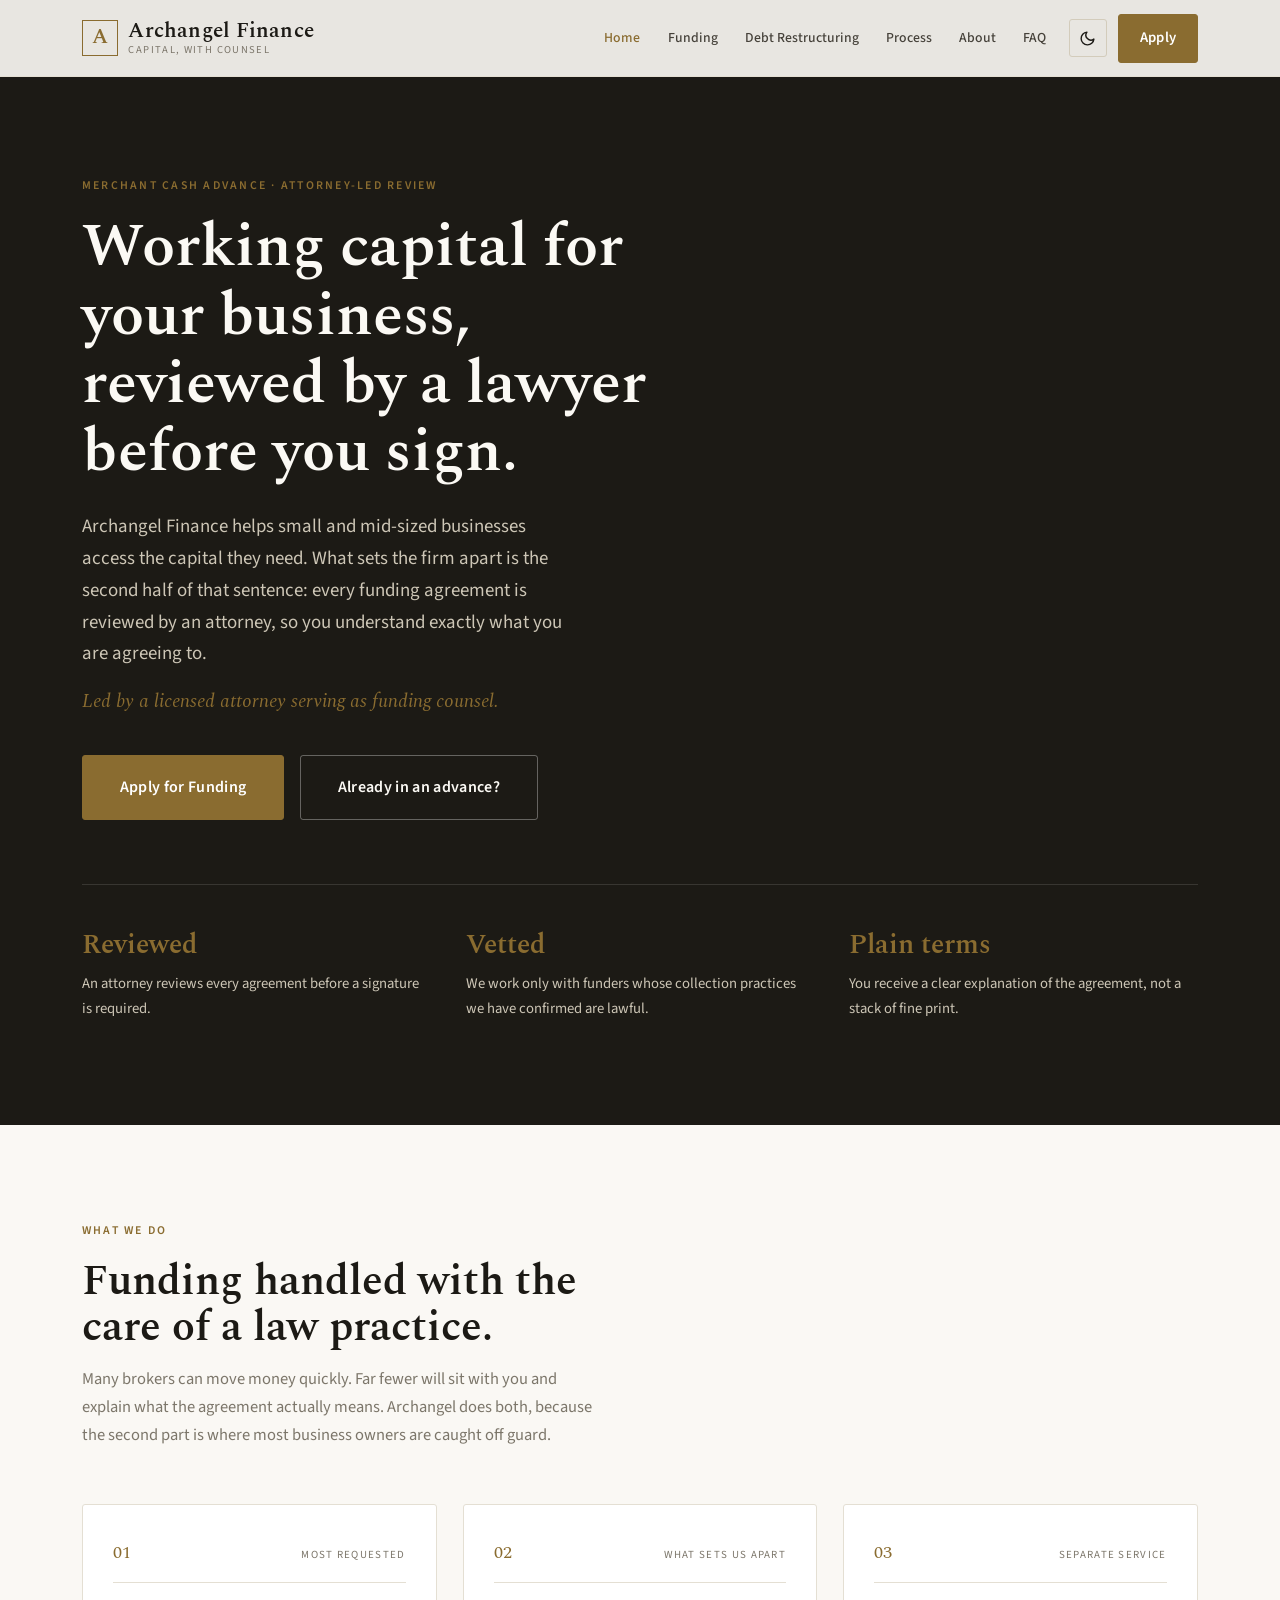
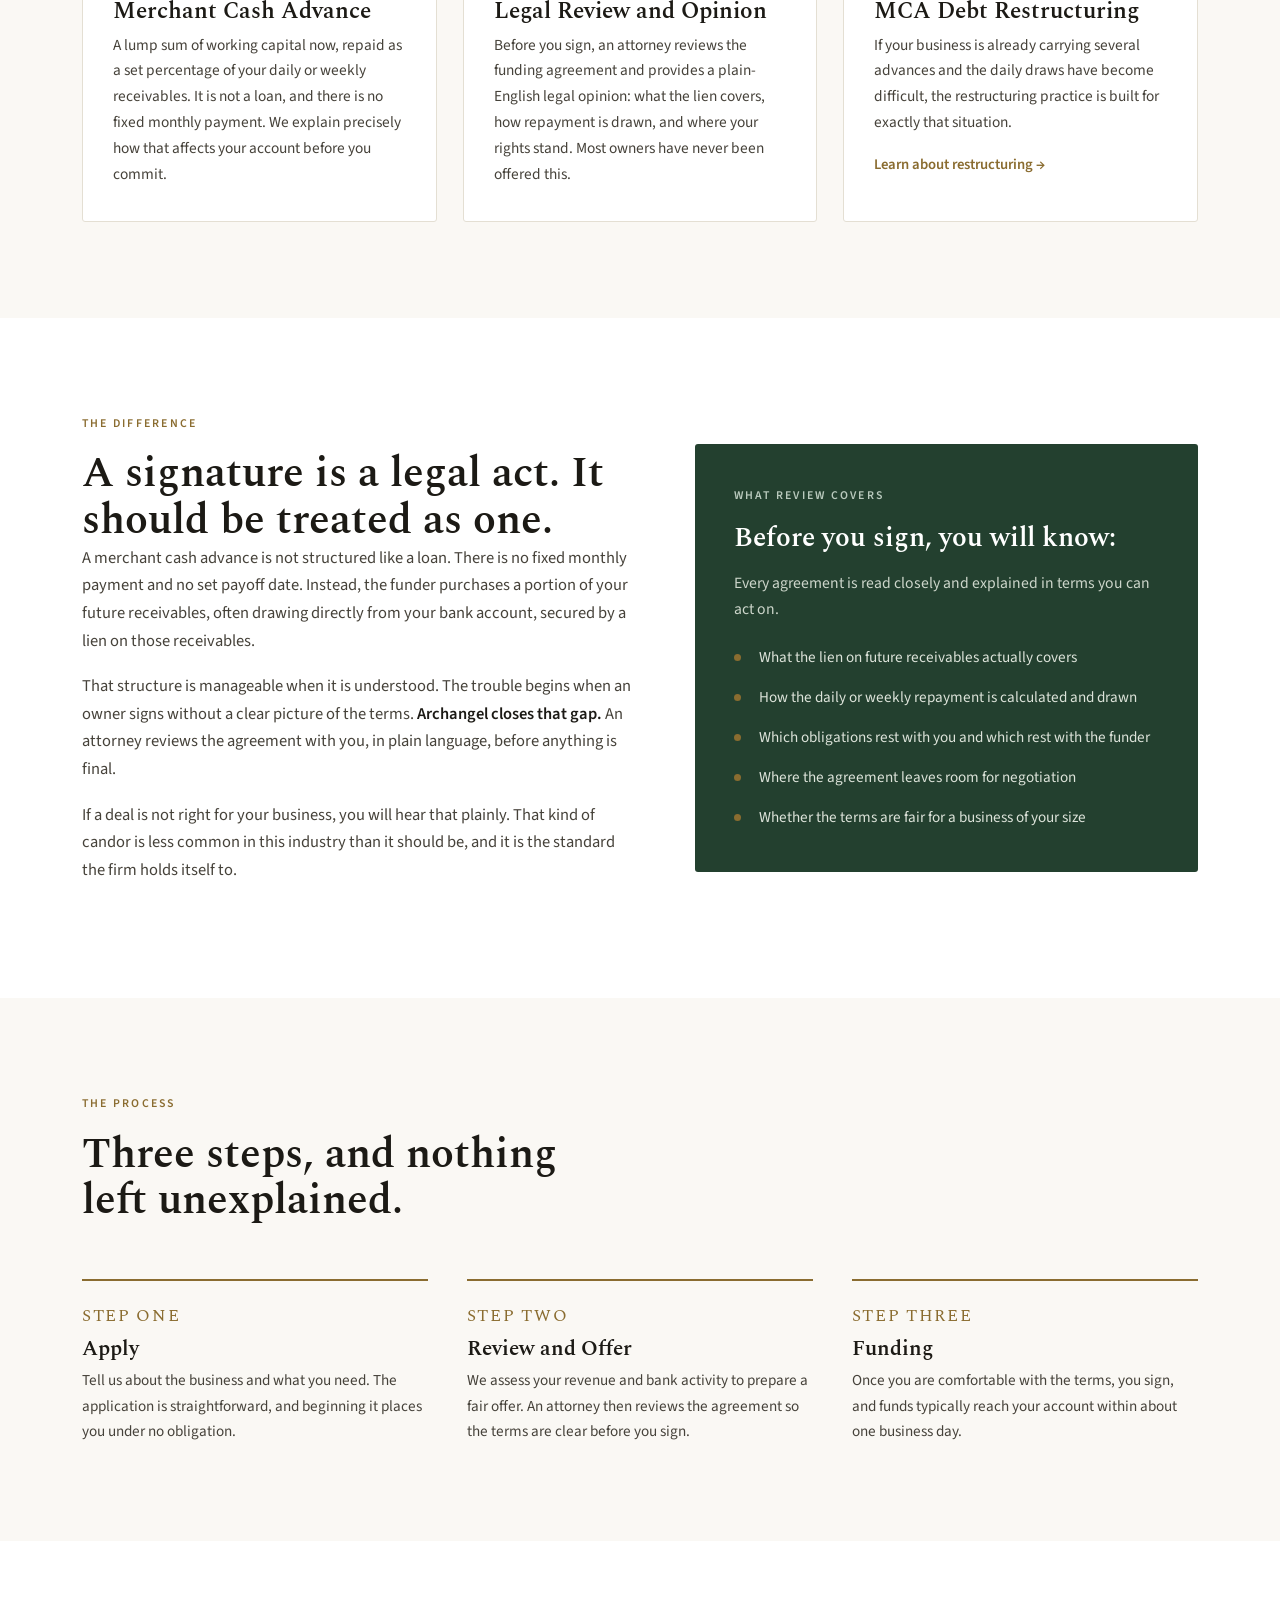
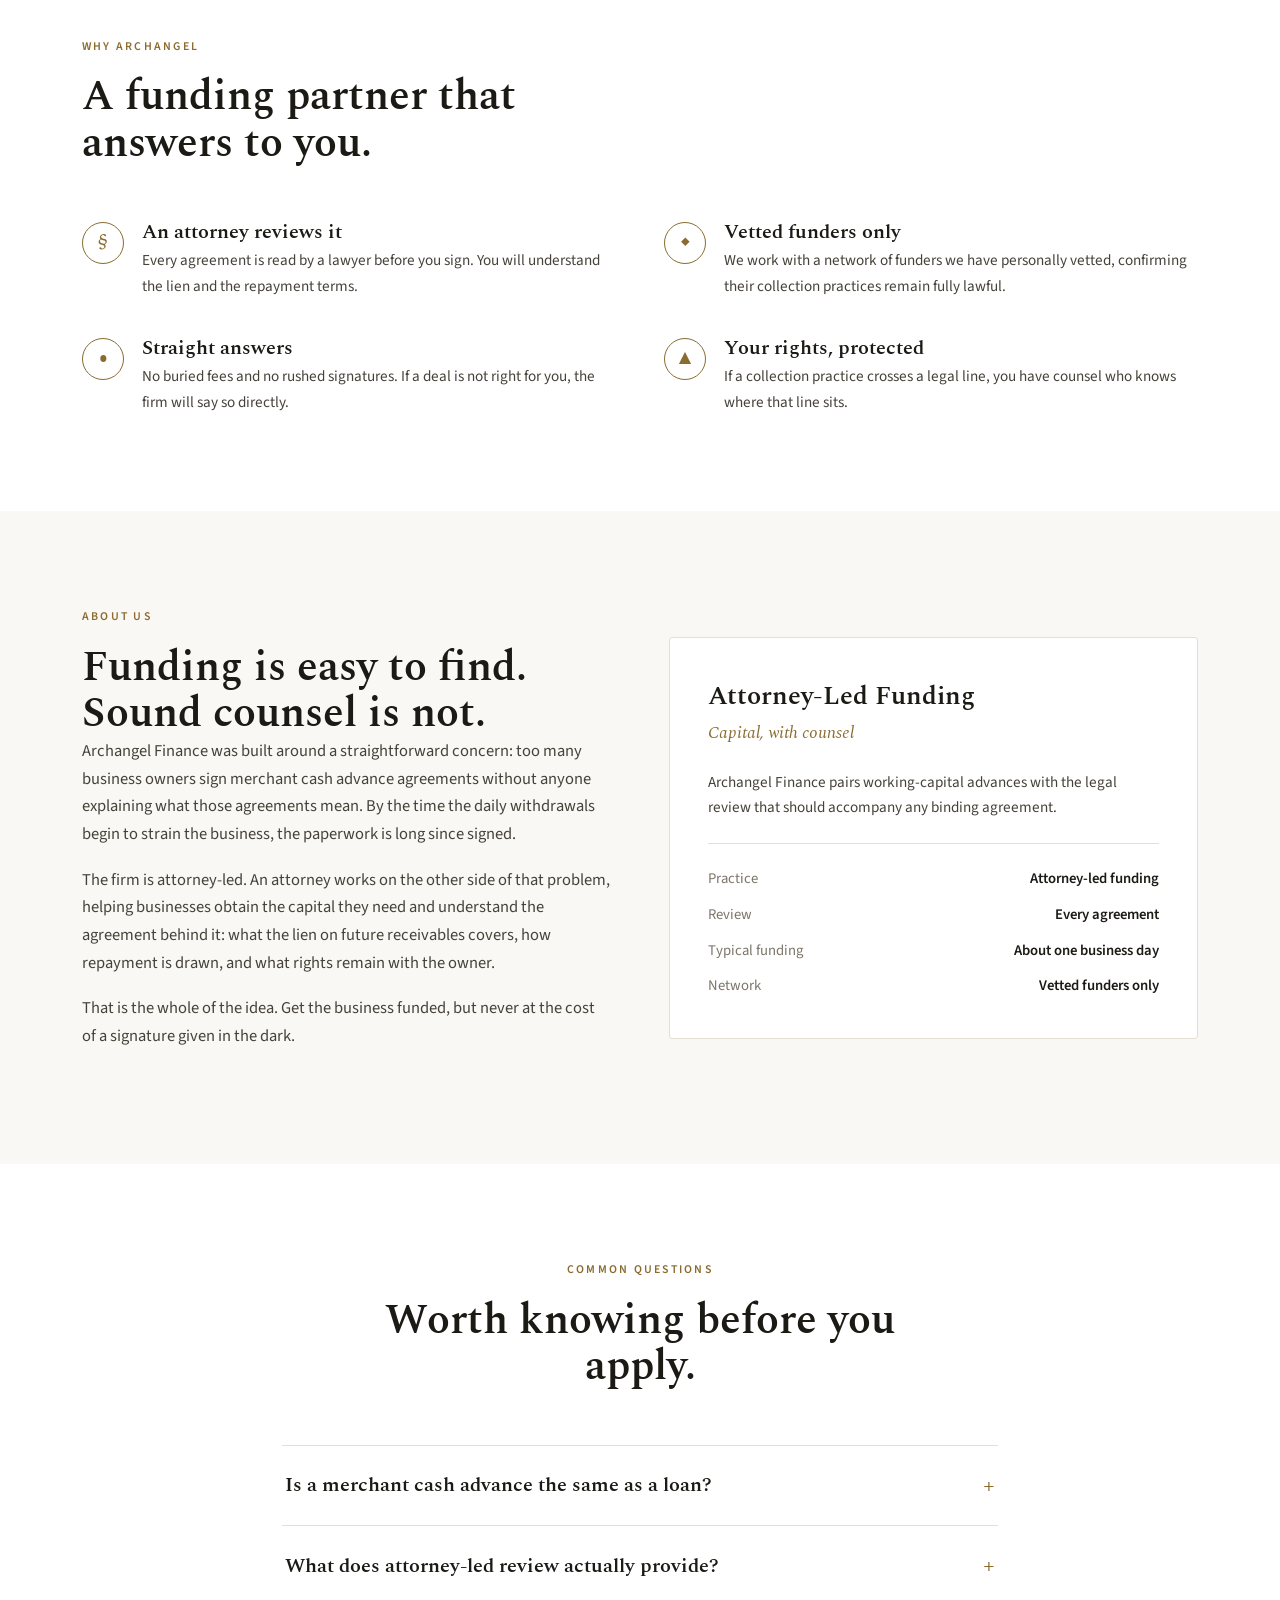
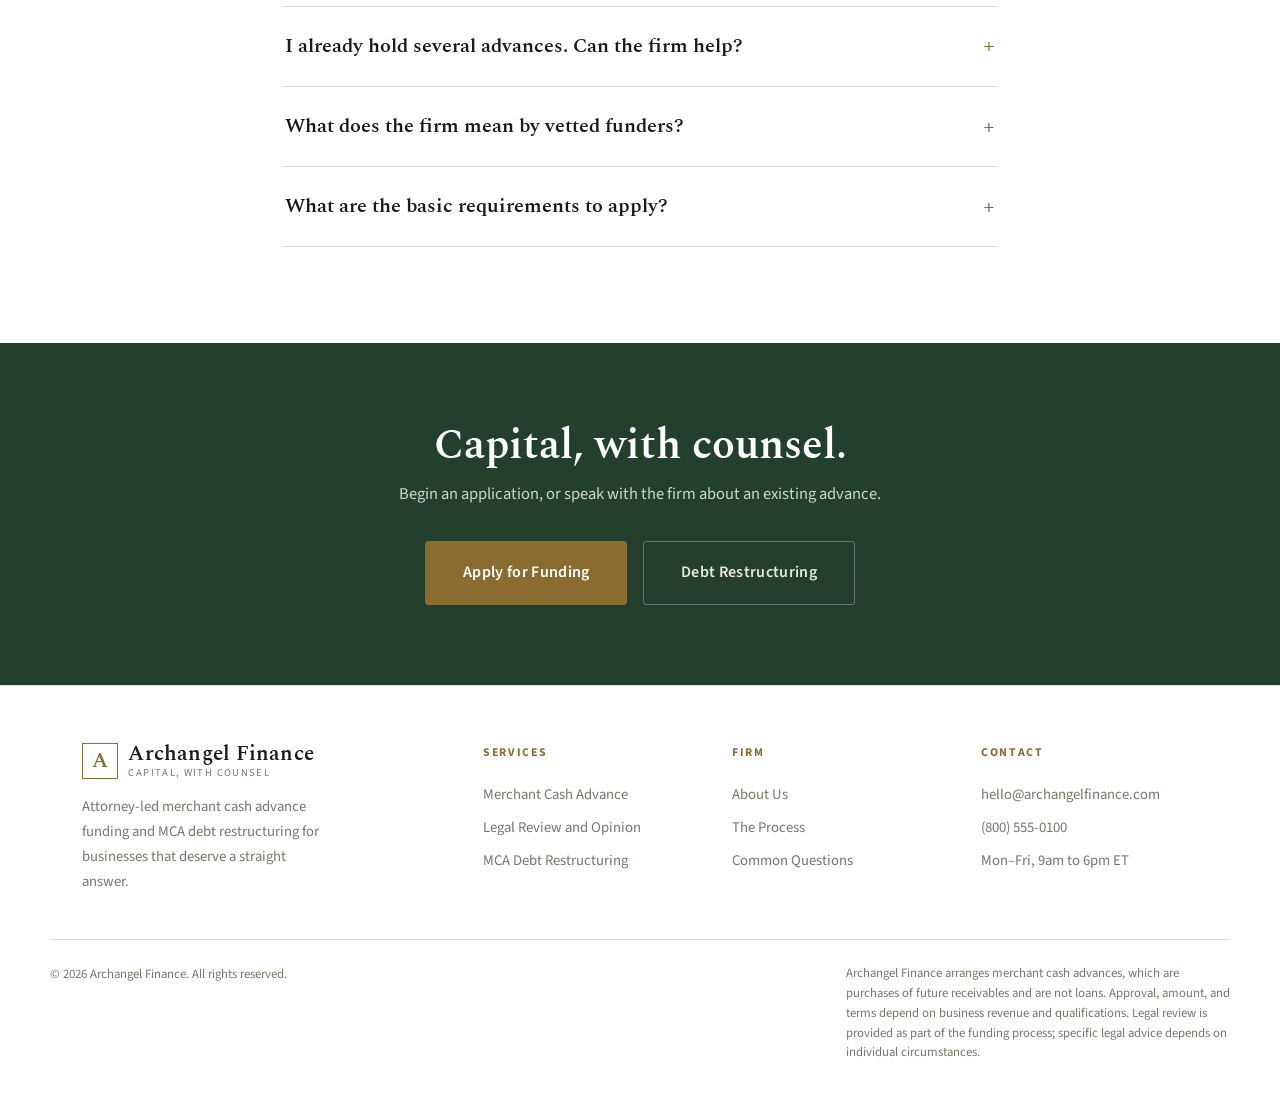
<file: index-C.html>
<!DOCTYPE html>
<html lang="en">
<head>
<meta charset="UTF-8">
<meta name="viewport" content="width=device-width, initial-scale=1.0">
<title>Archangel Finance — Font Version C (Editorial)</title>
<meta name="description" content="Archangel Finance provides merchant cash advances with attorney-led legal review. Working capital, reviewed before you sign.">
<link rel="preconnect" href="https://fonts.googleapis.com">
<link rel="preconnect" href="https://fonts.gstatic.com" crossorigin>
<!-- VERSION C — Editorial: Spectral headlines + Source Sans 3 body -->
<link href="https://fonts.googleapis.com/css2?family=Spectral:ital,wght@0,500;0,600;1,500&family=Source+Sans+3:wght@400;500;600;700&display=swap" rel="stylesheet">
<style>
/* ============================================================
   ARCHANGEL FINANCE — shared stylesheet (inlined on every page)
   Restrained, attorney-led. Device-aware light/dark + toggle.
   ============================================================ */

/* ---------- THEME TOKENS ---------- */
:root{
  --display:'Spectral',Georgia,serif;
  --body:'Source Sans 3',-apple-system,BlinkMacSystemFont,sans-serif;
  --gold:#9c7c3c;
  --gold-deep:#7d6230;
  --green:#23402f;
  --green-soft:#34543f;
  --radius:3px;
  --maxw:1180px;
}
/* LIGHT (default visual; JS sets data-theme from device pref) */
[data-theme="light"]{
  --bg:#faf8f4;
  --surface:#ffffff;
  --surface-2:#f3f0e9;
  --ink:#1c1a15;
  --text:#46423a;
  --muted:#7c766a;
  --line:#e4dfd3;
  --line-strong:#d3ccbb;
  --hero-bg:#1c1a15;
  --hero-ink:#fbf9f4;
  --hero-text:#cdc6b6;
  --shadow:0 18px 44px -28px rgba(40,34,18,.40);
  --nav-bg:rgba(250,248,244,.92);
  --field:#ffffff;
  --gold:#8a6c30;
}
/* DARK */
[data-theme="dark"]{
  --bg:#121110;
  --surface:#1a1917;
  --surface-2:#222119;
  --ink:#f4f1e9;
  --text:#c4bfb2;
  --muted:#8a847a;
  --line:#2d2b27;
  --line-strong:#3a3833;
  --hero-bg:#0c0b0a;
  --hero-ink:#f6f3ea;
  --hero-text:#bdb7a8;
  --shadow:0 24px 56px -28px rgba(0,0,0,.7);
  --nav-bg:rgba(18,17,16,.92);
  --field:#16150f;
  --gold:#bd9a52;
}

*{margin:0;padding:0;box-sizing:border-box}
html{scroll-behavior:smooth;scroll-padding-top:88px}
body{
  font-family:var(--body);background:var(--bg);color:var(--text);
  line-height:1.68;-webkit-font-smoothing:antialiased;overflow-x:hidden;
  font-size:16.5px;transition:background .25s ease,color .25s ease;
}
.wrap{max-width:var(--maxw);margin:0 auto;padding:0 32px}
.wrap-narrow{max-width:780px}
a{text-decoration:none;color:inherit}
img{max-width:100%}

/* ---------- TYPE ---------- */
h1,h2,h3,h4{
  font-family:var(--display);color:var(--ink);font-weight:600;
  line-height:1.12;letter-spacing:0;
}
h1{font-size:clamp(2.4rem,5vw,3.8rem);font-weight:600}
h2{font-size:clamp(1.9rem,3.6vw,2.6rem);font-weight:600}
h3{font-size:1.42rem}
.kicker{
  font-family:var(--body);font-weight:600;font-size:.74rem;
  letter-spacing:.19em;text-transform:uppercase;color:var(--gold);
  display:block;margin-bottom:1.1rem;
}
.lede{
  font-size:1.12rem;color:var(--text);max-width:62ch;
}
.serif-em{font-family:var(--display);font-style:italic;color:var(--gold);font-weight:500}

/* ---------- BUTTONS ---------- */
.btn{
  display:inline-flex;align-items:center;justify-content:center;gap:.5rem;
  font-family:var(--body);font-weight:600;font-size:.92rem;
  letter-spacing:.02em;padding:.95rem 1.9rem;border:1px solid transparent;
  border-radius:var(--radius);cursor:pointer;transition:background .16s,color .16s,border-color .16s,transform .16s;
}
.btn-primary{background:var(--gold);color:#fff;border-color:var(--gold)}
.btn-primary:hover{background:var(--gold-deep);border-color:var(--gold-deep)}
.btn-dark{background:var(--ink);color:var(--bg);border-color:var(--ink)}
.btn-dark:hover{transform:translateY(-1px)}
.btn-outline{background:transparent;border-color:var(--line-strong);color:var(--ink)}
.btn-outline:hover{border-color:var(--gold);color:var(--gold)}
.btn-onhero{background:transparent;border-color:rgba(255,255,255,.32);color:var(--hero-ink)}
.btn-onhero:hover{border-color:var(--gold);color:var(--gold)}
.btn-lg{padding:1.1rem 2.3rem;font-size:1rem}
.btn-ghostlink{
  font-family:var(--body);font-weight:600;font-size:.92rem;color:var(--gold);
  display:inline-flex;align-items:center;gap:.4rem;
}
.btn-ghostlink:hover{color:var(--gold-deep)}

/* ---------- NAV ---------- */
.nav{
  position:fixed;top:0;left:0;right:0;z-index:100;background:var(--nav-bg);
  backdrop-filter:blur(12px);border-bottom:1px solid var(--line);
}
.nav-inner{
  max-width:var(--maxw);margin:0 auto;padding:.85rem 32px;
  display:flex;align-items:center;gap:1.4rem;
}
.brand{display:flex;align-items:center;gap:.65rem;flex-shrink:0;min-width:0}
.brand-mark{
  width:36px;height:36px;flex-shrink:0;border:1px solid var(--gold);
  display:flex;align-items:center;justify-content:center;color:var(--gold);
  font-family:var(--display);font-size:1.32rem;font-weight:600;
}
.brand-text{display:flex;flex-direction:column;line-height:1}
.brand-name{
  font-family:var(--display);font-size:1.32rem;font-weight:600;color:var(--ink);
  letter-spacing:.01em;
}
.brand-sub{
  font-family:var(--body);font-size:.66rem;letter-spacing:.13em;
  text-transform:uppercase;color:var(--muted);margin-top:3px;
}
.nav-links{display:flex;gap:1.7rem;margin-left:auto;align-items:center}
.nav-links a{
  font-size:.86rem;font-weight:500;color:var(--text);transition:color .15s;
}
.nav-links a:hover,.nav-links a.active{color:var(--gold)}
.nav-side{display:flex;align-items:center;gap:.7rem;flex-shrink:0}
.theme-btn{
  width:38px;height:38px;border:1px solid var(--line-strong);background:transparent;
  border-radius:var(--radius);color:var(--ink);cursor:pointer;
  display:flex;align-items:center;justify-content:center;transition:border-color .15s,color .15s;
}
.theme-btn:hover{border-color:var(--gold);color:var(--gold)}
.theme-btn svg{width:17px;height:17px}
.burger{
  display:none;flex-direction:column;gap:5px;width:40px;height:40px;
  background:none;border:none;cursor:pointer;align-items:center;justify-content:center;
}
.burger span{width:22px;height:2px;background:var(--ink);transition:.22s;display:block}
.burger.open span:nth-child(1){transform:translateY(7px) rotate(45deg)}
.burger.open span:nth-child(2){opacity:0}
.burger.open span:nth-child(3){transform:translateY(-7px) rotate(-45deg)}
.nav-mobile{
  display:none;flex-direction:column;background:var(--surface);
  border-bottom:1px solid var(--line);padding:.5rem 32px 1.3rem;
}
.nav-mobile a{
  padding:.85rem .2rem;font-size:.95rem;font-weight:500;color:var(--text);
  border-bottom:1px solid var(--line);
}
.nav-mobile a:last-of-type{border-bottom:none}
.nav-mobile .btn{margin-top:1rem}

/* ---------- HERO ---------- */
.hero{
  background:var(--hero-bg);color:var(--hero-text);
  padding:11rem 0 6.5rem;position:relative;
}
.hero h1{color:var(--hero-ink);max-width:18ch;margin-bottom:1.6rem}
.hero .lede{color:var(--hero-text);font-size:1.18rem;max-width:54ch;margin-bottom:1rem}
.hero-attr{
  font-family:var(--display);font-style:italic;font-size:1.16rem;
  color:var(--gold);margin-bottom:2.4rem;
}
.hero-cta{display:flex;gap:1rem;flex-wrap:wrap;margin-bottom:4rem}
.hero-rule{height:1px;background:rgba(255,255,255,.12);margin-bottom:2.4rem}
.hero-points{
  display:grid;grid-template-columns:repeat(3,1fr);gap:2.2rem;
}
.hero-point .hp-label{
  font-family:var(--display);font-size:1.7rem;color:var(--gold);
  font-weight:600;margin-bottom:.2rem;
}
.hero-point p{font-size:.92rem;color:var(--hero-text)}

/* ---------- SECTION ---------- */
.section{padding:6rem 0}
.section-tight{padding:4.4rem 0}
.section-alt{background:var(--surface)}
.section-head{max-width:64ch;margin-bottom:3.4rem}
.section-head.center{margin-left:auto;margin-right:auto;text-align:center}
.section-head p{margin-top:.9rem;color:var(--muted)}

/* ---------- SERVICES ---------- */
.svc-grid{display:grid;grid-template-columns:repeat(3,1fr);gap:1.6rem}
.svc{
  background:var(--surface);border:1px solid var(--line);border-radius:var(--radius);
  padding:2.1rem 1.9rem;transition:border-color .18s,transform .18s;
}
.section-alt .svc{background:var(--bg)}
.svc:hover{border-color:var(--gold);transform:translateY(-3px)}
.svc-no{
  font-family:var(--display);font-size:1.15rem;color:var(--gold);
  border-bottom:1px solid var(--line);padding-bottom:.8rem;margin-bottom:1rem;
  display:flex;justify-content:space-between;align-items:baseline;
}
.svc-no .svc-tag{font-family:var(--body);font-size:.68rem;letter-spacing:.12em;
  text-transform:uppercase;color:var(--muted)}
.svc h3{margin-bottom:.5rem}
.svc p{font-size:.96rem;color:var(--text)}
.svc .svc-link{margin-top:1.1rem;display:inline-block}

/* ---------- FEATURE / LEGAL REVIEW BAND ---------- */
.feature{
  display:grid;grid-template-columns:1.05fr .95fr;gap:3.6rem;align-items:center;
}
.feature-panel{
  background:var(--green);color:#eae6da;border-radius:var(--radius);
  padding:2.6rem 2.4rem;
}
.feature-panel .kicker{color:#b9c9bd}
.feature-panel h3{color:#fff;font-size:1.7rem;margin-bottom:1rem}
.feature-panel p{color:#cdd6cb;font-size:.98rem;margin-bottom:1.4rem}
.feature-list{list-style:none;display:grid;gap:.9rem}
.feature-list li{
  position:relative;padding-left:1.6rem;font-size:.95rem;color:#dde3da;
}
.feature-list li::before{
  content:"";position:absolute;left:0;top:.62em;width:7px;height:7px;
  background:var(--gold);border-radius:50%;
}
.feature-text p{margin-bottom:1.1rem;color:var(--text)}
.feature-text p strong{color:var(--ink);font-weight:600}

/* ---------- STEPS ---------- */
.steps{display:grid;grid-template-columns:repeat(3,1fr);gap:2.4rem}
.step{border-top:2px solid var(--gold);padding-top:1.3rem}
.step .step-no{
  font-family:var(--display);font-size:1.05rem;color:var(--gold);
  letter-spacing:.1em;text-transform:uppercase;margin-bottom:.5rem;
}
.step h3{font-size:1.3rem;margin-bottom:.4rem}
.step p{font-size:.95rem;color:var(--text)}

/* ---------- WHY ---------- */
.why-grid{display:grid;grid-template-columns:repeat(2,1fr);gap:2.4rem 3rem}
.why-item{display:grid;grid-template-columns:auto 1fr;gap:1.1rem}
.why-icon{
  width:42px;height:42px;flex-shrink:0;border:1px solid var(--gold);
  border-radius:50%;display:flex;align-items:center;justify-content:center;
  color:var(--gold);font-family:var(--display);font-size:1.2rem;
}
.why-item h3{font-size:1.22rem;margin-bottom:.3rem}
.why-item p{font-size:.95rem;color:var(--text)}

/* ---------- QUOTE / ABOUT ---------- */
.about{display:grid;grid-template-columns:1fr 1fr;gap:3.6rem;align-items:center}
.about-text p{margin-bottom:1.1rem;color:var(--text)}
.about-text p strong{color:var(--ink);font-weight:600}
.about-card{
  background:var(--surface);border:1px solid var(--line);border-radius:var(--radius);
  padding:2.4rem;
}
.section-alt .about-card{background:var(--bg)}
.about-card .ac-name{
  font-family:var(--display);font-size:1.6rem;color:var(--ink);font-weight:600;
}
.about-card .ac-role{
  font-family:var(--display);font-style:italic;color:var(--gold);
  font-size:1.05rem;margin-bottom:1.4rem;
}
.about-card .ac-rule{height:1px;background:var(--line);margin:1.4rem 0}
.ac-facts{display:grid;gap:.7rem}
.ac-fact{display:flex;justify-content:space-between;font-size:.92rem}
.ac-fact .acf-k{color:var(--muted)}
.ac-fact .acf-v{color:var(--ink);font-weight:600}

/* ---------- FAQ ---------- */
.faq{display:grid;gap:0;border-top:1px solid var(--line)}
.faq details{border-bottom:1px solid var(--line)}
.faq summary{
  cursor:pointer;padding:1.3rem .2rem;font-family:var(--display);
  font-size:1.22rem;font-weight:600;color:var(--ink);
  list-style:none;display:flex;justify-content:space-between;gap:1rem;align-items:center;
}
.faq summary::-webkit-details-marker{display:none}
.faq summary::after{content:"+";color:var(--gold);font-size:1.4rem;transition:transform .2s}
.faq details[open] summary::after{transform:rotate(45deg)}
.faq details p{padding:0 .2rem 1.4rem;color:var(--text);font-size:.98rem;max-width:72ch}

/* ---------- CTA ---------- */
.cta{background:var(--green);color:#eae6da;padding:5rem 0;text-align:center}
.cta h2{color:#fff;margin-bottom:.7rem}
.cta p{color:#cdd6cb;margin-bottom:2rem}

/* ---------- FOOTER ---------- */
.footer{background:var(--surface);border-top:1px solid var(--line);padding:3.6rem 0 0}
.footer-grid{display:grid;grid-template-columns:1.7fr 1fr 1fr 1fr;gap:2rem;padding-bottom:2.8rem}
.footer-brand p{color:var(--muted);font-size:.92rem;max-width:34ch;margin-top:1rem}
.footer-col h5{
  font-family:var(--body);font-size:.74rem;letter-spacing:.14em;
  text-transform:uppercase;color:var(--gold);margin-bottom:1rem;
}
.footer-col a,.footer-col span{
  display:block;color:var(--muted);font-size:.92rem;padding:.26rem 0;
}
.footer-col a:hover{color:var(--gold)}
.footer-base{
  border-top:1px solid var(--line);padding:1.5rem 0 2rem;
  display:flex;justify-content:space-between;gap:1.5rem;flex-wrap:wrap;
}
.footer-base span{color:var(--muted);font-size:.8rem}
.footer-base .disclaimer{max-width:64ch;line-height:1.55}

/* ---------- REVEAL ---------- */
.reveal{opacity:0;transform:translateY(16px);transition:opacity .55s ease,transform .55s ease}
.reveal.in{opacity:1;transform:none}
@media (prefers-reduced-motion:reduce){
  .reveal{opacity:1;transform:none;transition:none}
  html{scroll-behavior:auto}
}

/* ---------- RESPONSIVE ---------- */
@media(max-width:980px){
  .nav-links{display:none}
  .burger{display:flex}
  .svc-grid,.steps{grid-template-columns:1fr}
  .feature,.about{grid-template-columns:1fr;gap:2.4rem}
  .why-grid{grid-template-columns:1fr}
  .footer-grid{grid-template-columns:1fr 1fr}
  .hero-points{gap:1.6rem}
}
@media(max-width:560px){
  html{scroll-padding-top:74px}
  .wrap{padding:0 22px}
  .nav-inner{padding:.7rem 22px;gap:.6rem}
  .nav-mobile{padding-left:22px;padding-right:22px}
  .brand-name{font-size:1.16rem}
  .brand-sub{font-size:.6rem}
  .hero{padding:8rem 0 4rem}
  .hero-cta{flex-direction:column}
  .hero-cta .btn{width:100%}
  .hero-points{grid-template-columns:1fr;gap:1.3rem}
  .section,.section-tight{padding:3.6rem 0}
  .footer-grid{grid-template-columns:1fr}
  .footer-base{flex-direction:column;gap:.6rem}
  .feature-panel{padding:2rem 1.6rem}
}
</style>
</head>
<body>

<!-- ===== NAV ===== -->
<header class="nav" id="nav">
  <div class="nav-inner">
    <a href="index.html" class="brand">
      <span class="brand-mark" aria-hidden="true">A</span>
      <span class="brand-text">
        <span class="brand-name">Archangel Finance</span>
        <span class="brand-sub">Capital, with counsel</span>
      </span>
    </a>
    <nav class="nav-links" id="navLinks">
      <a href="index.html" class="active">Home</a>
      <a href="index.html#services">Funding</a>
      <a href="restructuring.html">Debt Restructuring</a>
      <a href="index.html#process">Process</a>
      <a href="index.html#about">About</a>
      <a href="index.html#faq">FAQ</a>
    </nav>
    <div class="nav-side">
      <button class="theme-btn" id="themeBtn" aria-label="Toggle light or dark theme"></button>
      <a href="apply.html" class="btn btn-primary" style="padding:.7rem 1.3rem">Apply</a>
      <button class="burger" id="burger" aria-label="Menu" aria-expanded="false">
        <span></span><span></span><span></span>
      </button>
    </div>
  </div>
  <div class="nav-mobile" id="navMobile">
    <a href="index.html">Home</a>
    <a href="index.html#services">Funding</a>
    <a href="restructuring.html">Debt Restructuring</a>
    <a href="index.html#process">Process</a>
    <a href="index.html#about">About</a>
    <a href="index.html#faq">FAQ</a>
    <a href="apply.html" class="btn btn-primary">Apply for Funding</a>
  </div>
</header>

<!-- ===== HERO ===== -->
<section class="hero">
  <div class="wrap">
    <span class="kicker reveal">Merchant Cash Advance · Attorney-Led Review</span>
    <h1 class="reveal">Working capital for your business, reviewed by a lawyer before you sign.</h1>
    <p class="lede reveal">Archangel Finance helps small and mid-sized businesses access the capital they need. What sets the firm apart is the second half of that sentence: every funding agreement is reviewed by an attorney, so you understand exactly what you are agreeing to.</p>
    <p class="hero-attr reveal">Led by a licensed attorney serving as funding counsel.</p>
    <div class="hero-cta reveal">
      <a href="apply.html" class="btn btn-primary btn-lg">Apply for Funding</a>
      <a href="restructuring.html" class="btn btn-onhero btn-lg">Already in an advance?</a>
    </div>
    <div class="hero-rule reveal"></div>
    <div class="hero-points reveal">
      <div class="hero-point">
        <div class="hp-label">Reviewed</div>
        <p>An attorney reviews every agreement before a signature is required.</p>
      </div>
      <div class="hero-point">
        <div class="hp-label">Vetted</div>
        <p>We work only with funders whose collection practices we have confirmed are lawful.</p>
      </div>
      <div class="hero-point">
        <div class="hp-label">Plain terms</div>
        <p>You receive a clear explanation of the agreement, not a stack of fine print.</p>
      </div>
    </div>
  </div>
</section>

<!-- ===== SERVICES ===== -->
<section class="section" id="services">
  <div class="wrap">
    <div class="section-head reveal">
      <span class="kicker">What We Do</span>
      <h2>Funding handled with the care of a law practice.</h2>
      <p>Many brokers can move money quickly. Far fewer will sit with you and explain what the agreement actually means. Archangel does both, because the second part is where most business owners are caught off guard.</p>
    </div>
    <div class="svc-grid">
      <article class="svc reveal">
        <div class="svc-no">01<span class="svc-tag">Most Requested</span></div>
        <h3>Merchant Cash Advance</h3>
        <p>A lump sum of working capital now, repaid as a set percentage of your daily or weekly receivables. It is not a loan, and there is no fixed monthly payment. We explain precisely how that affects your account before you commit.</p>
      </article>
      <article class="svc reveal">
        <div class="svc-no">02<span class="svc-tag">What Sets Us Apart</span></div>
        <h3>Legal Review and Opinion</h3>
        <p>Before you sign, an attorney reviews the funding agreement and provides a plain-English legal opinion: what the lien covers, how repayment is drawn, and where your rights stand. Most owners have never been offered this.</p>
      </article>
      <article class="svc reveal">
        <div class="svc-no">03<span class="svc-tag">Separate Service</span></div>
        <h3>MCA Debt Restructuring</h3>
        <p>If your business is already carrying several advances and the daily draws have become difficult, the restructuring practice is built for exactly that situation.</p>
        <a href="restructuring.html" class="btn-ghostlink svc-link">Learn about restructuring →</a>
      </article>
    </div>
  </div>
</section>

<!-- ===== LEGAL REVIEW FEATURE ===== -->
<section class="section section-alt">
  <div class="wrap">
    <div class="feature">
      <div class="feature-text reveal">
        <span class="kicker">The Difference</span>
        <h2>A signature is a legal act. It should be treated as one.</h2>
        <p>A merchant cash advance is not structured like a loan. There is no fixed monthly payment and no set payoff date. Instead, the funder purchases a portion of your future receivables, often drawing directly from your bank account, secured by a lien on those receivables.</p>
        <p>That structure is manageable when it is understood. The trouble begins when an owner signs without a clear picture of the terms. <strong>Archangel closes that gap.</strong> An attorney reviews the agreement with you, in plain language, before anything is final.</p>
        <p>If a deal is not right for your business, you will hear that plainly. That kind of candor is less common in this industry than it should be, and it is the standard the firm holds itself to.</p>
      </div>
      <aside class="feature-panel reveal">
        <span class="kicker">What Review Covers</span>
        <h3>Before you sign, you will know:</h3>
        <p>Every agreement is read closely and explained in terms you can act on.</p>
        <ul class="feature-list">
          <li>What the lien on future receivables actually covers</li>
          <li>How the daily or weekly repayment is calculated and drawn</li>
          <li>Which obligations rest with you and which rest with the funder</li>
          <li>Where the agreement leaves room for negotiation</li>
          <li>Whether the terms are fair for a business of your size</li>
        </ul>
      </aside>
    </div>
  </div>
</section>

<!-- ===== PROCESS ===== -->
<section class="section" id="process">
  <div class="wrap">
    <div class="section-head reveal">
      <span class="kicker">The Process</span>
      <h2>Three steps, and nothing left unexplained.</h2>
    </div>
    <div class="steps">
      <div class="step reveal">
        <div class="step-no">Step One</div>
        <h3>Apply</h3>
        <p>Tell us about the business and what you need. The application is straightforward, and beginning it places you under no obligation.</p>
      </div>
      <div class="step reveal">
        <div class="step-no">Step Two</div>
        <h3>Review and Offer</h3>
        <p>We assess your revenue and bank activity to prepare a fair offer. An attorney then reviews the agreement so the terms are clear before you sign.</p>
      </div>
      <div class="step reveal">
        <div class="step-no">Step Three</div>
        <h3>Funding</h3>
        <p>Once you are comfortable with the terms, you sign, and funds typically reach your account within about one business day.</p>
      </div>
    </div>
  </div>
</section>

<!-- ===== WHY ===== -->
<section class="section section-alt">
  <div class="wrap">
    <div class="section-head reveal">
      <span class="kicker">Why Archangel</span>
      <h2>A funding partner that answers to you.</h2>
    </div>
    <div class="why-grid">
      <div class="why-item reveal">
        <div class="why-icon">§</div>
        <div>
          <h3>An attorney reviews it</h3>
          <p>Every agreement is read by a lawyer before you sign. You will understand the lien and the repayment terms.</p>
        </div>
      </div>
      <div class="why-item reveal">
        <div class="why-icon">◆</div>
        <div>
          <h3>Vetted funders only</h3>
          <p>We work with a network of funders we have personally vetted, confirming their collection practices remain fully lawful.</p>
        </div>
      </div>
      <div class="why-item reveal">
        <div class="why-icon">●</div>
        <div>
          <h3>Straight answers</h3>
          <p>No buried fees and no rushed signatures. If a deal is not right for you, the firm will say so directly.</p>
        </div>
      </div>
      <div class="why-item reveal">
        <div class="why-icon">▲</div>
        <div>
          <h3>Your rights, protected</h3>
          <p>If a collection practice crosses a legal line, you have counsel who knows where that line sits.</p>
        </div>
      </div>
    </div>
  </div>
</section>

<!-- ===== ABOUT ===== -->
<section class="section" id="about">
  <div class="wrap">
    <div class="about">
      <div class="about-text reveal">
        <span class="kicker">About Us</span>
        <h2>Funding is easy to find. Sound counsel is not.</h2>
        <p>Archangel Finance was built around a straightforward concern: too many business owners sign merchant cash advance agreements without anyone explaining what those agreements mean. By the time the daily withdrawals begin to strain the business, the paperwork is long since signed.</p>
        <p>The firm is attorney-led. An attorney works on the other side of that problem, helping businesses obtain the capital they need and understand the agreement behind it: what the lien on future receivables covers, how repayment is drawn, and what rights remain with the owner.</p>
        <p>That is the whole of the idea. Get the business funded, but never at the cost of a signature given in the dark.</p>
      </div>
      <aside class="about-card reveal">
        <div class="ac-name">Attorney-Led Funding</div>
        <div class="ac-role">Capital, with counsel</div>
        <p style="color:var(--text);font-size:.95rem;">Archangel Finance pairs working-capital advances with the legal review that should accompany any binding agreement.</p>
        <div class="ac-rule"></div>
        <div class="ac-facts">
          <div class="ac-fact"><span class="acf-k">Practice</span><span class="acf-v">Attorney-led funding</span></div>
          <div class="ac-fact"><span class="acf-k">Review</span><span class="acf-v">Every agreement</span></div>
          <div class="ac-fact"><span class="acf-k">Typical funding</span><span class="acf-v">About one business day</span></div>
          <div class="ac-fact"><span class="acf-k">Network</span><span class="acf-v">Vetted funders only</span></div>
        </div>
      </aside>
    </div>
  </div>
</section>

<!-- ===== FAQ ===== -->
<section class="section section-alt" id="faq">
  <div class="wrap wrap-narrow">
    <div class="section-head center reveal">
      <span class="kicker">Common Questions</span>
      <h2>Worth knowing before you apply.</h2>
    </div>
    <div class="faq reveal">
      <details>
        <summary>Is a merchant cash advance the same as a loan?</summary>
        <p>No, and the distinction matters. A loan carries a fixed payment and a set payoff date. A merchant cash advance is a purchase of your future receivables. Repayment is a percentage of your sales, usually drawn directly from your business bank account, and it is secured by a lien on those future receivables. There is no fixed monthly bill. We make certain you understand how that works for your account before anything is signed.</p>
      </details>
      <details>
        <summary>What does attorney-led review actually provide?</summary>
        <p>Before you sign, an attorney reviews the funding agreement and gives you a plain-English legal opinion on it: what the lien covers, how the daily or weekly draw is calculated, and where your rights stand. Most business owners are never offered a lawyer's reading of these documents. With Archangel, it is simply part of the process.</p>
      </details>
      <details>
        <summary>I already hold several advances. Can the firm help?</summary>
        <p>Yes. That is the purpose of the MCA debt restructuring service, which has its own page. An attorney reviews your existing agreements, provides a legal opinion on your position, and where it fits, works with vetted cooperative funders to restructure the debt into a structure your cash flow can sustain. A review is a starting conversation, not a commitment.</p>
      </details>
      <details>
        <summary>What does the firm mean by vetted funders?</summary>
        <p>Archangel works only with funders it has personally vetted. A significant part of that vetting is confirming their collection practices are fully within the law. A funder known for aggressive or unlawful collection conduct is not part of the network. That protects you, and it is not a step most brokers take.</p>
      </details>
      <details>
        <summary>What are the basic requirements to apply?</summary>
        <p>Generally we look for a business operating for at least six months, steady monthly revenue, and an active business bank account. Credit is considered but is rarely a disqualifier on its own. The most direct way to learn where you stand is to begin an application, which places you under no obligation.</p>
      </details>
    </div>
  </div>
</section>

<!-- ===== CTA ===== -->
<section class="cta">
  <div class="wrap">
    <h2>Capital, with counsel.</h2>
    <p>Begin an application, or speak with the firm about an existing advance.</p>
    <div style="display:flex;gap:1rem;justify-content:center;flex-wrap:wrap;">
      <a href="apply.html" class="btn btn-primary btn-lg">Apply for Funding</a>
      <a href="restructuring.html" class="btn btn-outline btn-lg" style="border-color:rgba(255,255,255,.3);color:#eae6da">Debt Restructuring</a>
    </div>
  </div>
</section>

<!-- ===== FOOTER ===== -->
<footer class="footer">
  <div class="wrap footer-grid">
    <div class="footer-brand">
      <a href="index.html" class="brand">
        <span class="brand-mark" aria-hidden="true">A</span>
        <span class="brand-text">
          <span class="brand-name">Archangel Finance</span>
          <span class="brand-sub">Capital, with counsel</span>
        </span>
      </a>
      <p>Attorney-led merchant cash advance funding and MCA debt restructuring for businesses that deserve a straight answer.</p>
    </div>
    <div class="footer-col">
      <h5>Services</h5>
      <a href="index.html#services">Merchant Cash Advance</a>
      <a href="index.html#services">Legal Review and Opinion</a>
      <a href="restructuring.html">MCA Debt Restructuring</a>
    </div>
    <div class="footer-col">
      <h5>Firm</h5>
      <a href="index.html#about">About Us</a>
      <a href="index.html#process">The Process</a>
      <a href="index.html#faq">Common Questions</a>
    </div>
    <div class="footer-col">
      <h5>Contact</h5>
      <a href="mailto:hello@archangelfinance.com">hello@archangelfinance.com</a>
      <a href="tel:+18005550100">(800) 555-0100</a>
      <span>Mon–Fri, 9am to 6pm ET</span>
    </div>
  </div>
  <div class="wrap footer-base">
    <span>© 2026 Archangel Finance. All rights reserved.</span>
    <span class="disclaimer">Archangel Finance arranges merchant cash advances, which are purchases of future receivables and are not loans. Approval, amount, and terms depend on business revenue and qualifications. Legal review is provided as part of the funding process; specific legal advice depends on individual circumstances.</span>
  </div>
</footer>

<script>
/* ===== SHARED SITE SCRIPT ===== */
(function(){
  "use strict";
  var root = document.documentElement;

  /* THEME: follow device setting, allow manual override */
  var SUN='<svg viewBox="0 0 24 24" fill="none" stroke="currentColor" stroke-width="2" stroke-linecap="round"><circle cx="12" cy="12" r="4.3"/><path d="M12 1.8v3M12 19.2v3M4.5 4.5l2 2M17.5 17.5l2 2M1.8 12h3M19.2 12h3M4.5 19.5l2-2M17.5 6.5l2-2"/></svg>';
  var MOON='<svg viewBox="0 0 24 24" fill="none" stroke="currentColor" stroke-width="2" stroke-linecap="round" stroke-linejoin="round"><path d="M21 12.8A9 9 0 1 1 11.2 3a7 7 0 0 0 9.8 9.8z"/></svg>';
  var themeBtn = document.getElementById('themeBtn');
  var mq = window.matchMedia('(prefers-color-scheme: dark)');
  var manual = null; // null = following device

  function apply(theme){
    root.setAttribute('data-theme', theme);
    themeBtn.innerHTML = (theme === 'dark') ? SUN : MOON;
    themeBtn.setAttribute('aria-label', theme === 'dark' ? 'Switch to light theme' : 'Switch to dark theme');
  }
  function current(){ return manual || (mq.matches ? 'dark' : 'light'); }
  apply(current());
  // device preference changes -> follow, unless user has overridden
  mq.addEventListener('change', function(){ if(manual === null) apply(current()); });
  themeBtn.addEventListener('click', function(){
    manual = (current() === 'dark') ? 'light' : 'dark';
    apply(manual);
  });

  /* MOBILE MENU */
  var burger = document.getElementById('burger');
  var navMobile = document.getElementById('navMobile');
  function closeMenu(){
    navMobile.style.display='none';
    burger.classList.remove('open');
    burger.setAttribute('aria-expanded','false');
  }
  burger.addEventListener('click', function(){
    if(burger.classList.contains('open')){ closeMenu(); }
    else {
      navMobile.style.display='flex';
      burger.classList.add('open');
      burger.setAttribute('aria-expanded','true');
    }
  });
  navMobile.querySelectorAll('a').forEach(function(a){ a.addEventListener('click', closeMenu); });
  window.addEventListener('resize', function(){ if(window.innerWidth>980) closeMenu(); });

  /* REVEAL */
  var reveals = document.querySelectorAll('.reveal');
  if('IntersectionObserver' in window){
    var io = new IntersectionObserver(function(es){
      es.forEach(function(e){ if(e.isIntersecting){ e.target.classList.add('in'); io.unobserve(e.target); } });
    }, {threshold:0.12});
    reveals.forEach(function(el){ io.observe(el); });
  } else {
    reveals.forEach(function(el){ el.classList.add('in'); });
  }

  /* SCROLLSPY — light up the nav link whose section is currently in view.
     Sections: #services (Funding), #process, #about, #faq.
     "Home" is active when above all sections. "Debt Restructuring" is a
     separate page, never highlighted on index. */
  (function(){
    var sectionIds = ['services','process','about','faq'];
    var sections = sectionIds.map(function(id){ return document.getElementById(id); }).filter(Boolean);
    if(!sections.length) return;
    // Build a flat list of nav anchors (desktop + mobile) that target these hashes,
    // plus the "Home" link (treated as the default-active when no section is in view).
    var navAll = document.querySelectorAll('.nav-links a, .nav-mobile a');
    function clearActive(){
      navAll.forEach(function(a){ a.classList.remove('active'); });
    }
    function setActive(hashOrHome){
      clearActive();
      navAll.forEach(function(a){
        var href = a.getAttribute('href') || '';
        if(hashOrHome === 'home'){
          // Match links whose href is exactly index.html, ./, /, or empty (not a hash-link)
          if(/^(index\.html|\.\/|\/|)$/.test(href)) a.classList.add('active');
        } else {
          // Match links whose href ends with this hash (e.g. "index.html#services")
          if(href.indexOf('#'+hashOrHome) !== -1) a.classList.add('active');
        }
      });
    }
    // Track which sections are currently considered "in view" — pick the topmost.
    var visible = {};
    var spy = new IntersectionObserver(function(entries){
      entries.forEach(function(en){
        visible[en.target.id] = en.isIntersecting;
      });
      // Find the first section in document order that is intersecting.
      var current = null;
      for(var i=0;i<sections.length;i++){
        if(visible[sections[i].id]){ current = sections[i].id; break; }
      }
      setActive(current || 'home');
    }, {
      // Trigger when section is roughly mid-viewport: top of section has crossed
      // 30% from the top, and bottom is still below 30% from top.
      rootMargin: '-30% 0px -60% 0px',
      threshold: 0
    });
    sections.forEach(function(s){ spy.observe(s); });
    // Initial state — set to "home" if at the very top.
    setActive('home');
  })();
})();
</script>
</body>
</html>
</file>
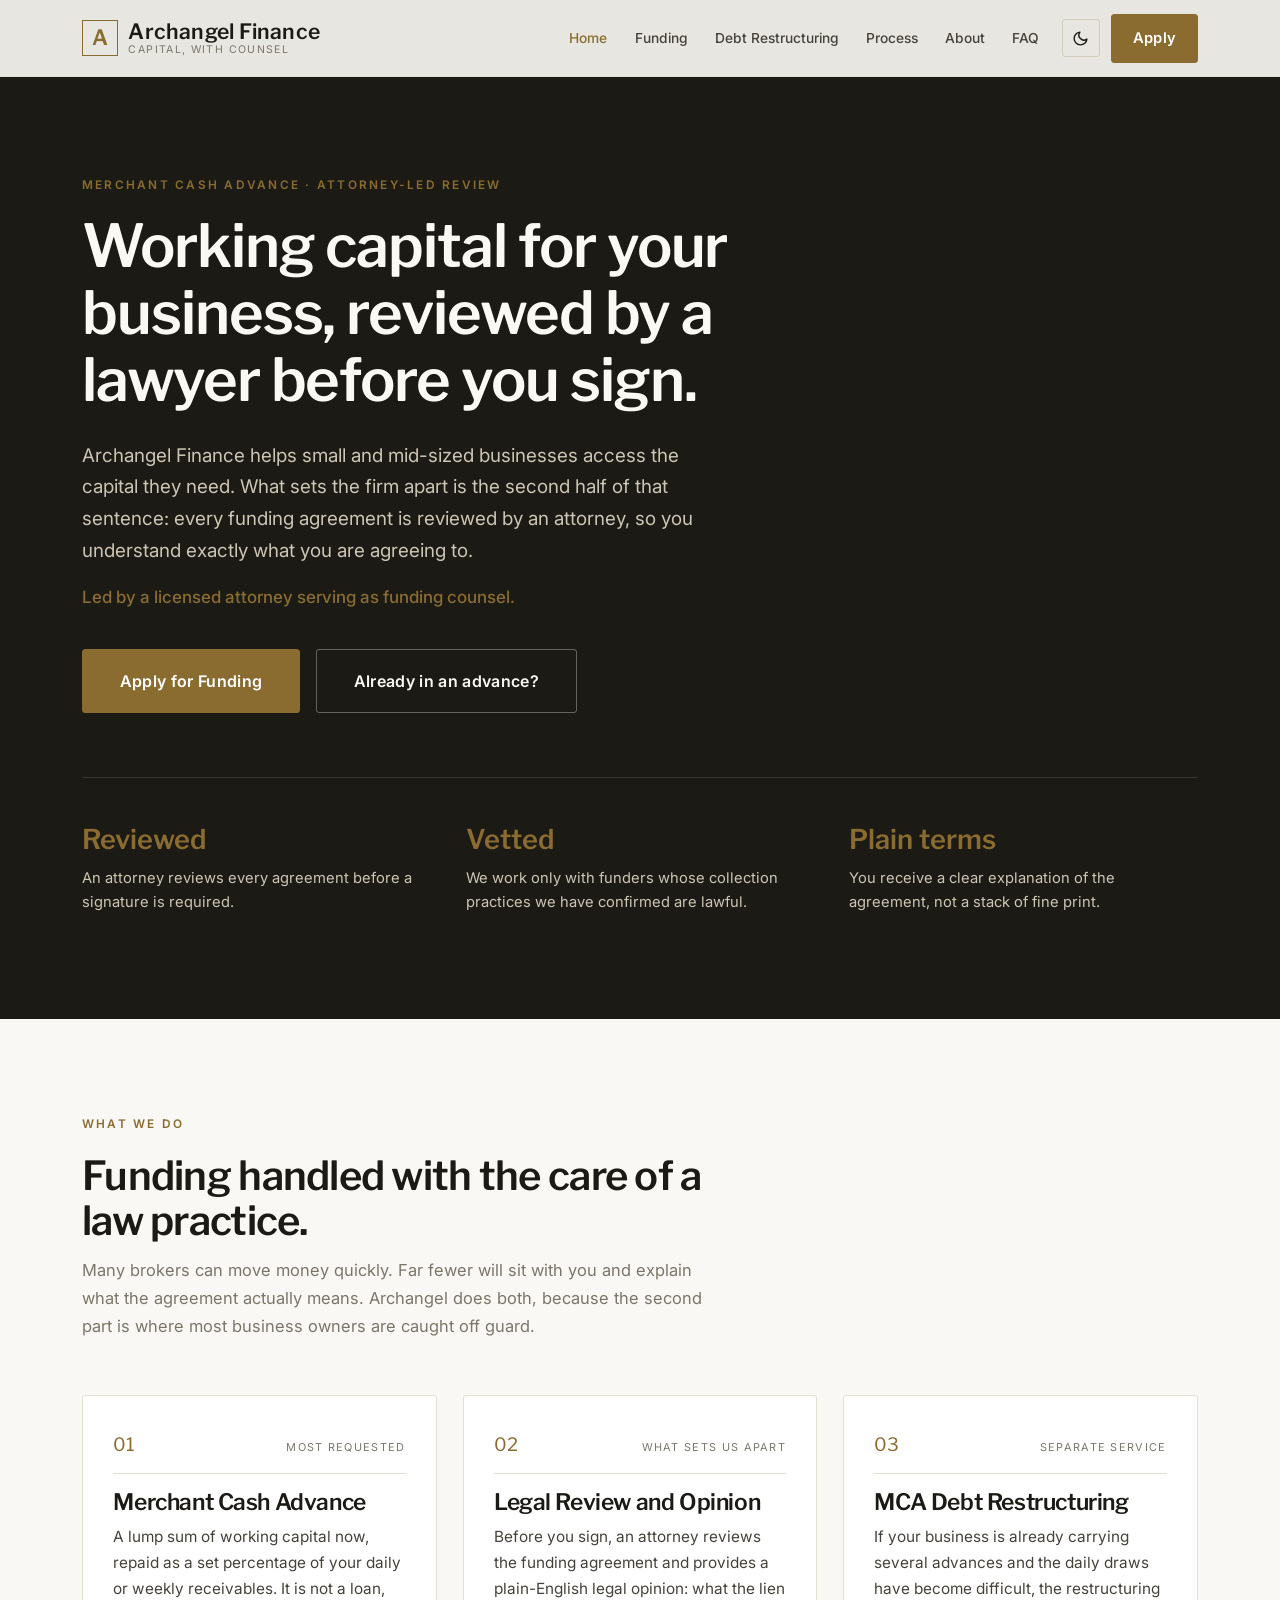
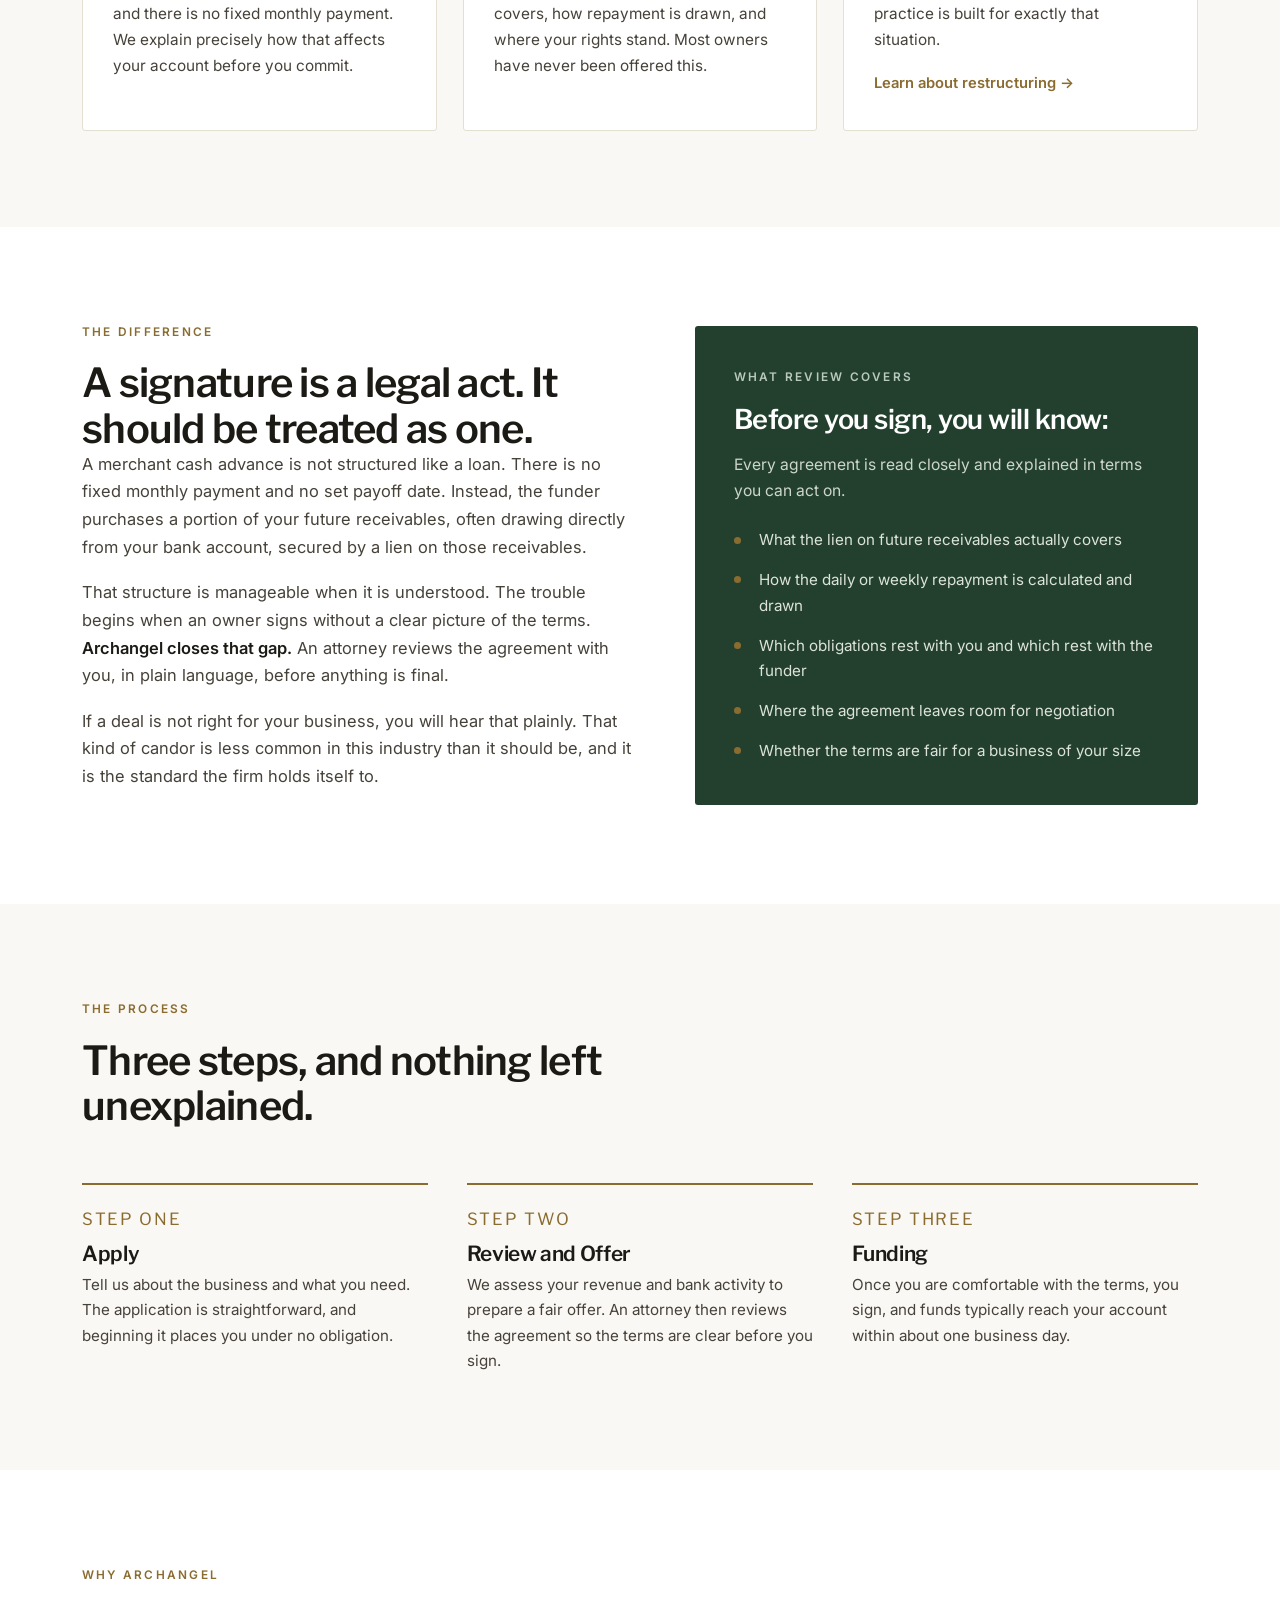
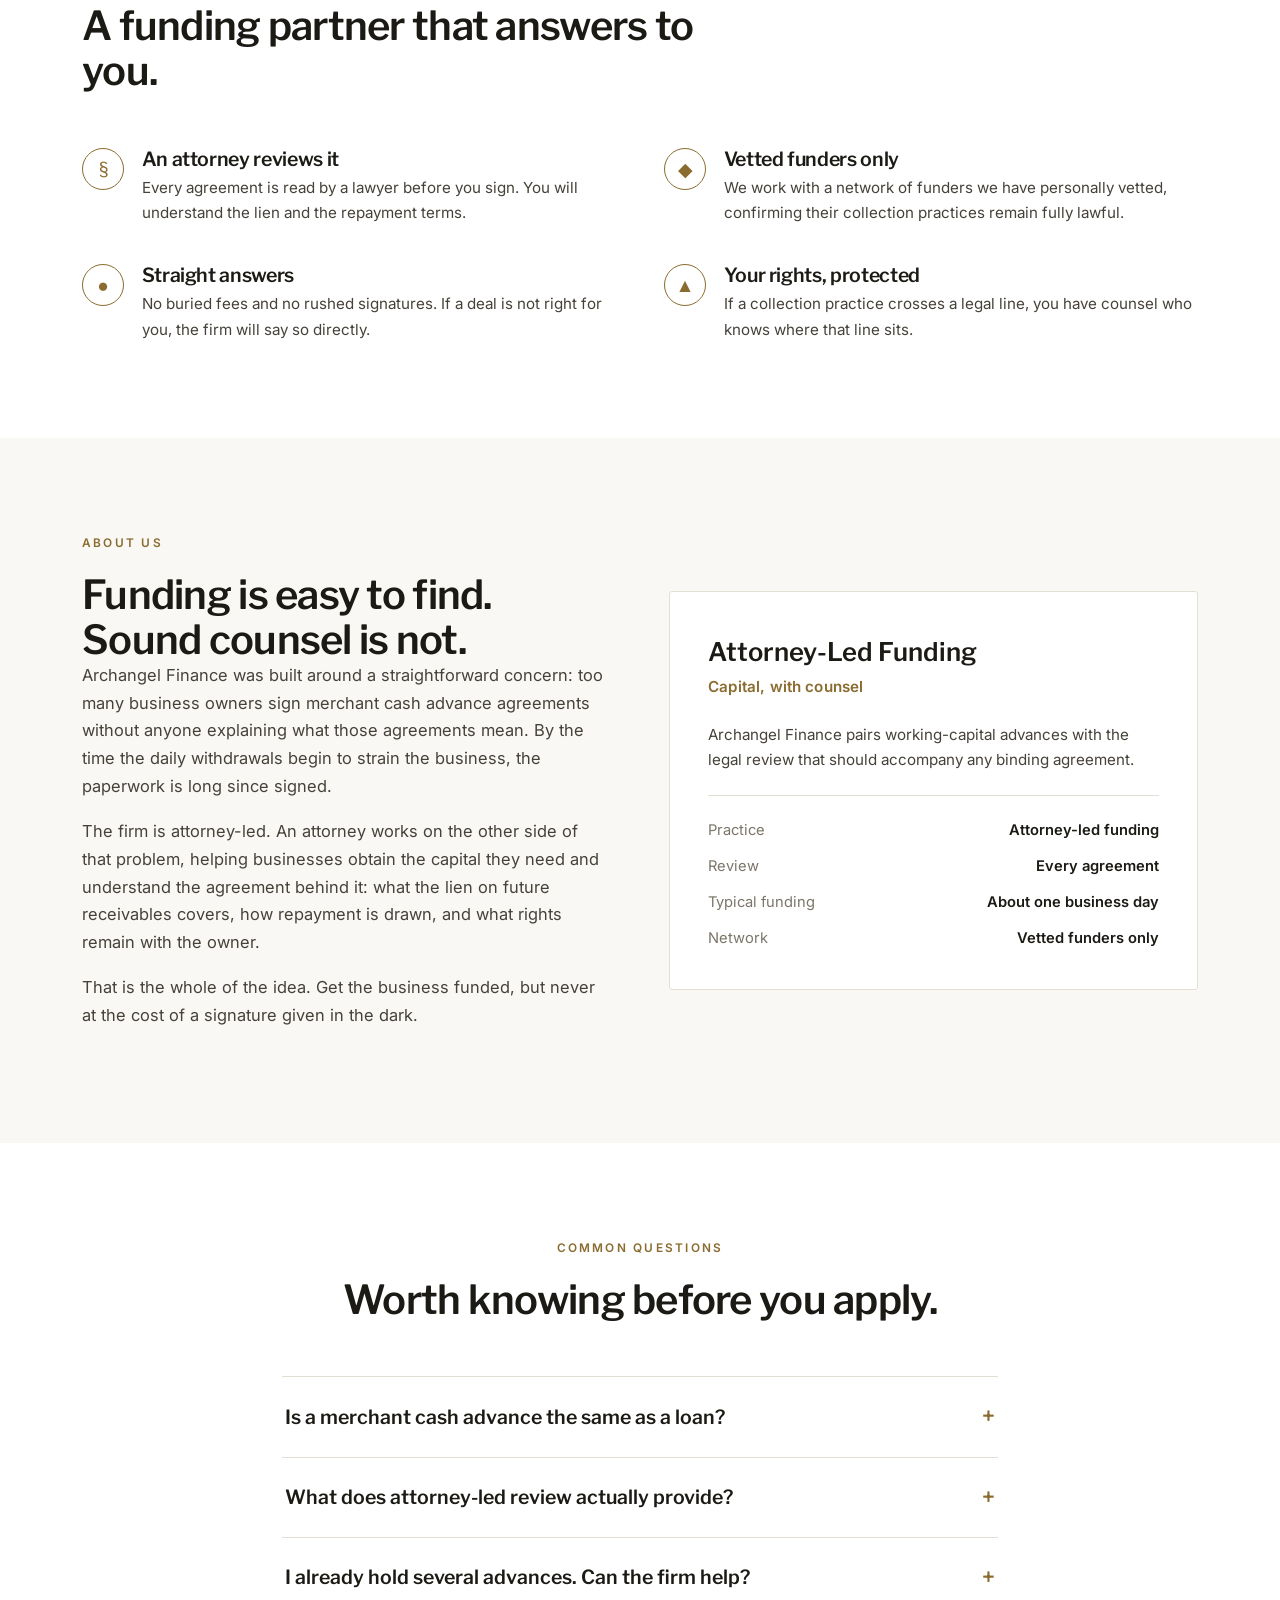
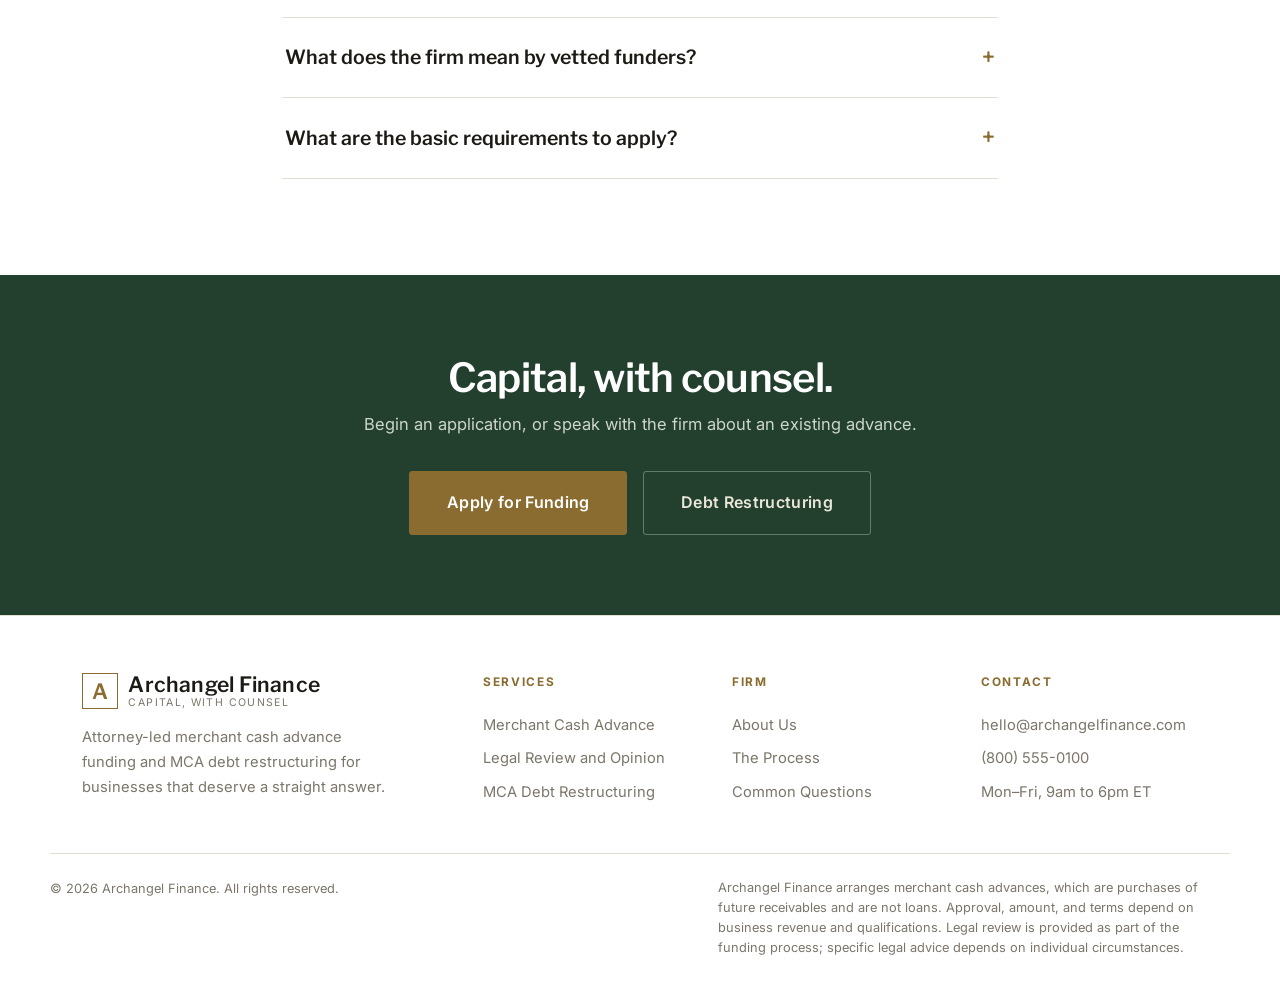
<file: index-D.html>
<!DOCTYPE html>
<html lang="en">
<head>
<meta charset="UTF-8">
<meta name="viewport" content="width=device-width, initial-scale=1.0">
<title>Archangel Finance — Version D (Modal Apply)</title>
<meta name="description" content="Archangel Finance provides merchant cash advances with attorney-led legal review. Working capital, reviewed before you sign.">
<link rel="preconnect" href="https://fonts.googleapis.com">
<link rel="preconnect" href="https://fonts.gstatic.com" crossorigin>
<!-- VERSION B — Private capital: Libre Franklin display + Inter body -->
<link href="https://fonts.googleapis.com/css2?family=Libre+Franklin:ital,wght@0,500;0,600;0,700;1,500&family=Inter:wght@400;500;600;700&display=swap" rel="stylesheet">
<style>
/* ============================================================
   ARCHANGEL FINANCE — shared stylesheet (inlined on every page)
   Restrained, attorney-led. Device-aware light/dark + toggle.
   ============================================================ */

/* ---------- THEME TOKENS ---------- */
:root{
  --display:'Libre Franklin',-apple-system,sans-serif;
  --body:'Inter',-apple-system,BlinkMacSystemFont,'Segoe UI',sans-serif;
  --gold:#9c7c3c;
  --gold-deep:#7d6230;
  --green:#23402f;
  --green-soft:#34543f;
  --radius:3px;
  --maxw:1180px;
}
/* LIGHT (default visual; JS sets data-theme from device pref) */
[data-theme="light"]{
  --bg:#faf8f4;
  --surface:#ffffff;
  --surface-2:#f3f0e9;
  --ink:#1c1a15;
  --text:#46423a;
  --muted:#7c766a;
  --line:#e4dfd3;
  --line-strong:#d3ccbb;
  --hero-bg:#1c1a15;
  --hero-ink:#fbf9f4;
  --hero-text:#cdc6b6;
  --shadow:0 18px 44px -28px rgba(40,34,18,.40);
  --nav-bg:rgba(250,248,244,.92);
  --field:#ffffff;
  --gold:#8a6c30;
}
/* DARK */
[data-theme="dark"]{
  --bg:#121110;
  --surface:#1a1917;
  --surface-2:#222119;
  --ink:#f4f1e9;
  --text:#c4bfb2;
  --muted:#8a847a;
  --line:#2d2b27;
  --line-strong:#3a3833;
  --hero-bg:#0c0b0a;
  --hero-ink:#f6f3ea;
  --hero-text:#bdb7a8;
  --shadow:0 24px 56px -28px rgba(0,0,0,.7);
  --nav-bg:rgba(18,17,16,.92);
  --field:#16150f;
  --gold:#bd9a52;
}

*{margin:0;padding:0;box-sizing:border-box}
html{scroll-behavior:smooth;scroll-padding-top:88px}
body{
  font-family:var(--body);background:var(--bg);color:var(--text);
  line-height:1.68;-webkit-font-smoothing:antialiased;overflow-x:hidden;
  font-size:16.5px;transition:background .25s ease,color .25s ease;
}
.wrap{max-width:var(--maxw);margin:0 auto;padding:0 32px}
.wrap-narrow{max-width:780px}
a{text-decoration:none;color:inherit}
img{max-width:100%}

/* ---------- TYPE ---------- */
h1,h2,h3,h4{
  font-family:var(--display);color:var(--ink);font-weight:600;
  line-height:1.13;letter-spacing:-.018em;
}
h1{font-size:clamp(2.4rem,5vw,3.7rem);font-weight:600}
h2{font-size:clamp(1.8rem,3.4vw,2.5rem);font-weight:600}
h3{font-size:1.42rem}
.kicker{
  font-family:var(--body);font-weight:600;font-size:.74rem;
  letter-spacing:.19em;text-transform:uppercase;color:var(--gold);
  display:block;margin-bottom:1.1rem;
}
.lede{
  font-size:1.12rem;color:var(--text);max-width:62ch;
}
.serif-em{color:var(--gold);font-weight:600}

/* ---------- BUTTONS ---------- */
.btn{
  display:inline-flex;align-items:center;justify-content:center;gap:.5rem;
  font-family:var(--body);font-weight:600;font-size:.92rem;
  letter-spacing:.02em;padding:.95rem 1.9rem;border:1px solid transparent;
  border-radius:var(--radius);cursor:pointer;transition:background .16s,color .16s,border-color .16s,transform .16s;
}
.btn-primary{background:var(--gold);color:#fff;border-color:var(--gold)}
.btn-primary:hover{background:var(--gold-deep);border-color:var(--gold-deep)}
.btn-dark{background:var(--ink);color:var(--bg);border-color:var(--ink)}
.btn-dark:hover{transform:translateY(-1px)}
.btn-outline{background:transparent;border-color:var(--line-strong);color:var(--ink)}
.btn-outline:hover{border-color:var(--gold);color:var(--gold)}
.btn-onhero{background:transparent;border-color:rgba(255,255,255,.32);color:var(--hero-ink)}
.btn-onhero:hover{border-color:var(--gold);color:var(--gold)}
.btn-lg{padding:1.1rem 2.3rem;font-size:1rem}
.btn-ghostlink{
  font-family:var(--body);font-weight:600;font-size:.92rem;color:var(--gold);
  display:inline-flex;align-items:center;gap:.4rem;
}
.btn-ghostlink:hover{color:var(--gold-deep)}

/* ---------- NAV ---------- */
.nav{
  position:fixed;top:0;left:0;right:0;z-index:100;background:var(--nav-bg);
  backdrop-filter:blur(12px);border-bottom:1px solid var(--line);
}
.nav-inner{
  max-width:var(--maxw);margin:0 auto;padding:.85rem 32px;
  display:flex;align-items:center;gap:1.4rem;
}
.brand{display:flex;align-items:center;gap:.65rem;flex-shrink:0;min-width:0}
.brand-mark{
  width:36px;height:36px;flex-shrink:0;border:1px solid var(--gold);
  display:flex;align-items:center;justify-content:center;color:var(--gold);
  font-family:var(--display);font-size:1.32rem;font-weight:600;
}
.brand-text{display:flex;flex-direction:column;line-height:1}
.brand-name{
  font-family:var(--display);font-size:1.32rem;font-weight:600;color:var(--ink);
  letter-spacing:.01em;
}
.brand-sub{
  font-family:var(--body);font-size:.66rem;letter-spacing:.13em;
  text-transform:uppercase;color:var(--muted);margin-top:3px;
}
.nav-links{display:flex;gap:1.7rem;margin-left:auto;align-items:center}
.nav-links a{
  font-size:.86rem;font-weight:500;color:var(--text);transition:color .15s;
}
.nav-links a:hover,.nav-links a.active{color:var(--gold)}
.nav-side{display:flex;align-items:center;gap:.7rem;flex-shrink:0}
.theme-btn{
  width:38px;height:38px;border:1px solid var(--line-strong);background:transparent;
  border-radius:var(--radius);color:var(--ink);cursor:pointer;
  display:flex;align-items:center;justify-content:center;transition:border-color .15s,color .15s;
}
.theme-btn:hover{border-color:var(--gold);color:var(--gold)}
.theme-btn svg{width:17px;height:17px}
.burger{
  display:none;flex-direction:column;gap:5px;width:40px;height:40px;
  background:none;border:none;cursor:pointer;align-items:center;justify-content:center;
}
.burger span{width:22px;height:2px;background:var(--ink);transition:.22s;display:block}
.burger.open span:nth-child(1){transform:translateY(7px) rotate(45deg)}
.burger.open span:nth-child(2){opacity:0}
.burger.open span:nth-child(3){transform:translateY(-7px) rotate(-45deg)}
.nav-mobile{
  display:none;flex-direction:column;background:var(--surface);
  border-bottom:1px solid var(--line);padding:.5rem 32px 1.3rem;
}
.nav-mobile a{
  padding:.85rem .2rem;font-size:.95rem;font-weight:500;color:var(--text);
  border-bottom:1px solid var(--line);
}
.nav-mobile a:last-of-type{border-bottom:none}
.nav-mobile .btn{margin-top:1rem}

/* ---------- HERO ---------- */
.hero{
  background:var(--hero-bg);color:var(--hero-text);
  padding:11rem 0 6.5rem;position:relative;
}
.hero h1{color:var(--hero-ink);max-width:18ch;margin-bottom:1.6rem}
.hero .lede{color:var(--hero-text);font-size:1.18rem;max-width:54ch;margin-bottom:1rem}
.hero-attr{
  font-family:var(--body);font-weight:500;font-size:1.06rem;
  color:var(--gold);margin-bottom:2.4rem;
}
.hero-cta{display:flex;gap:1rem;flex-wrap:wrap;margin-bottom:4rem}
.hero-rule{height:1px;background:rgba(255,255,255,.12);margin-bottom:2.4rem}
.hero-points{
  display:grid;grid-template-columns:repeat(3,1fr);gap:2.2rem;
}
.hero-point .hp-label{
  font-family:var(--display);font-size:1.7rem;color:var(--gold);
  font-weight:600;margin-bottom:.2rem;
}
.hero-point p{font-size:.92rem;color:var(--hero-text)}

/* ---------- SECTION ---------- */
.section{padding:6rem 0}
.section-tight{padding:4.4rem 0}
.section-alt{background:var(--surface)}
.section-head{max-width:64ch;margin-bottom:3.4rem}
.section-head.center{margin-left:auto;margin-right:auto;text-align:center}
.section-head p{margin-top:.9rem;color:var(--muted)}

/* ---------- SERVICES ---------- */
.svc-grid{display:grid;grid-template-columns:repeat(3,1fr);gap:1.6rem}
.svc{
  background:var(--surface);border:1px solid var(--line);border-radius:var(--radius);
  padding:2.1rem 1.9rem;transition:border-color .18s,transform .18s;
}
.section-alt .svc{background:var(--bg)}
.svc:hover{border-color:var(--gold);transform:translateY(-3px)}
.svc-no{
  font-family:var(--display);font-size:1.15rem;color:var(--gold);
  border-bottom:1px solid var(--line);padding-bottom:.8rem;margin-bottom:1rem;
  display:flex;justify-content:space-between;align-items:baseline;
}
.svc-no .svc-tag{font-family:var(--body);font-size:.68rem;letter-spacing:.12em;
  text-transform:uppercase;color:var(--muted)}
.svc h3{margin-bottom:.5rem}
.svc p{font-size:.96rem;color:var(--text)}
.svc .svc-link{margin-top:1.1rem;display:inline-block}

/* ---------- FEATURE / LEGAL REVIEW BAND ---------- */
.feature{
  display:grid;grid-template-columns:1.05fr .95fr;gap:3.6rem;align-items:center;
}
.feature-panel{
  background:var(--green);color:#eae6da;border-radius:var(--radius);
  padding:2.6rem 2.4rem;
}
.feature-panel .kicker{color:#b9c9bd}
.feature-panel h3{color:#fff;font-size:1.7rem;margin-bottom:1rem}
.feature-panel p{color:#cdd6cb;font-size:.98rem;margin-bottom:1.4rem}
.feature-list{list-style:none;display:grid;gap:.9rem}
.feature-list li{
  position:relative;padding-left:1.6rem;font-size:.95rem;color:#dde3da;
}
.feature-list li::before{
  content:"";position:absolute;left:0;top:.62em;width:7px;height:7px;
  background:var(--gold);border-radius:50%;
}
.feature-text p{margin-bottom:1.1rem;color:var(--text)}
.feature-text p strong{color:var(--ink);font-weight:600}

/* ---------- STEPS ---------- */
.steps{display:grid;grid-template-columns:repeat(3,1fr);gap:2.4rem}
.step{border-top:2px solid var(--gold);padding-top:1.3rem}
.step .step-no{
  font-family:var(--display);font-size:1.05rem;color:var(--gold);
  letter-spacing:.1em;text-transform:uppercase;margin-bottom:.5rem;
}
.step h3{font-size:1.3rem;margin-bottom:.4rem}
.step p{font-size:.95rem;color:var(--text)}

/* ---------- WHY ---------- */
.why-grid{display:grid;grid-template-columns:repeat(2,1fr);gap:2.4rem 3rem}
.why-item{display:grid;grid-template-columns:auto 1fr;gap:1.1rem}
.why-icon{
  width:42px;height:42px;flex-shrink:0;border:1px solid var(--gold);
  border-radius:50%;display:flex;align-items:center;justify-content:center;
  color:var(--gold);font-family:var(--display);font-size:1.2rem;
}
.why-item h3{font-size:1.22rem;margin-bottom:.3rem}
.why-item p{font-size:.95rem;color:var(--text)}

/* ---------- QUOTE / ABOUT ---------- */
.about{display:grid;grid-template-columns:1fr 1fr;gap:3.6rem;align-items:center}
.about-text p{margin-bottom:1.1rem;color:var(--text)}
.about-text p strong{color:var(--ink);font-weight:600}
.about-card{
  background:var(--surface);border:1px solid var(--line);border-radius:var(--radius);
  padding:2.4rem;
}
.section-alt .about-card{background:var(--bg)}
.about-card .ac-name{
  font-family:var(--display);font-size:1.6rem;color:var(--ink);font-weight:600;
}
.about-card .ac-role{
  font-family:var(--body);font-weight:600;color:var(--gold);
  font-size:.95rem;margin-bottom:1.4rem;letter-spacing:.01em;
}
.about-card .ac-rule{height:1px;background:var(--line);margin:1.4rem 0}
.ac-facts{display:grid;gap:.7rem}
.ac-fact{display:flex;justify-content:space-between;font-size:.92rem}
.ac-fact .acf-k{color:var(--muted)}
.ac-fact .acf-v{color:var(--ink);font-weight:600}

/* ---------- FAQ ---------- */
.faq{display:grid;gap:0;border-top:1px solid var(--line)}
.faq details{border-bottom:1px solid var(--line)}
.faq summary{
  cursor:pointer;padding:1.3rem .2rem;font-family:var(--display);
  font-size:1.22rem;font-weight:600;color:var(--ink);
  list-style:none;display:flex;justify-content:space-between;gap:1rem;align-items:center;
}
.faq summary::-webkit-details-marker{display:none}
.faq summary::after{content:"+";color:var(--gold);font-size:1.4rem;transition:transform .2s}
.faq details[open] summary::after{transform:rotate(45deg)}
.faq details p{padding:0 .2rem 1.4rem;color:var(--text);font-size:.98rem;max-width:72ch}

/* ---------- CTA ---------- */
.cta{background:var(--green);color:#eae6da;padding:5rem 0;text-align:center}
.cta h2{color:#fff;margin-bottom:.7rem}
.cta p{color:#cdd6cb;margin-bottom:2rem}

/* ---------- FOOTER ---------- */
.footer{background:var(--surface);border-top:1px solid var(--line);padding:3.6rem 0 0}
.footer-grid{display:grid;grid-template-columns:1.7fr 1fr 1fr 1fr;gap:2rem;padding-bottom:2.8rem}
.footer-brand p{color:var(--muted);font-size:.92rem;max-width:34ch;margin-top:1rem}
.footer-col h5{
  font-family:var(--body);font-size:.74rem;letter-spacing:.14em;
  text-transform:uppercase;color:var(--gold);margin-bottom:1rem;
}
.footer-col a,.footer-col span{
  display:block;color:var(--muted);font-size:.92rem;padding:.26rem 0;
}
.footer-col a:hover{color:var(--gold)}
.footer-base{
  border-top:1px solid var(--line);padding:1.5rem 0 2rem;
  display:flex;justify-content:space-between;gap:1.5rem;flex-wrap:wrap;
}
.footer-base span{color:var(--muted);font-size:.8rem}
.footer-base .disclaimer{max-width:64ch;line-height:1.55}

/* ---------- REVEAL ---------- */
.reveal{opacity:0;transform:translateY(16px);transition:opacity .55s ease,transform .55s ease}
.reveal.in{opacity:1;transform:none}
@media (prefers-reduced-motion:reduce){
  .reveal{opacity:1;transform:none;transition:none}
  html{scroll-behavior:auto}
}

/* ---------- RESPONSIVE ---------- */
@media(max-width:980px){
  .nav-links{display:none}
  .burger{display:flex}
  .svc-grid,.steps{grid-template-columns:1fr}
  .feature,.about{grid-template-columns:1fr;gap:2.4rem}
  .why-grid{grid-template-columns:1fr}
  .footer-grid{grid-template-columns:1fr 1fr}
  .hero-points{gap:1.6rem}
}
@media(max-width:560px){
  html{scroll-padding-top:74px}
  .wrap{padding:0 22px}
  .nav-inner{padding:.7rem 22px;gap:.6rem}
  .nav-mobile{padding-left:22px;padding-right:22px}
  .brand-name{font-size:1.16rem}
  .brand-sub{font-size:.6rem}
  .hero{padding:8rem 0 4rem}
  .hero-cta{flex-direction:column}
  .hero-cta .btn{width:100%}
  .hero-points{grid-template-columns:1fr;gap:1.3rem}
  .section,.section-tight{padding:3.6rem 0}
  .footer-grid{grid-template-columns:1fr}
  .footer-base{flex-direction:column;gap:.6rem}
  .feature-panel{padding:2rem 1.6rem}
}
/* ===== APPLY PAGE ===== */
.apply-shell{padding:8.5rem 0 5rem;background:var(--bg)}
.apply-head{max-width:60ch;margin-bottom:2.4rem}
.apply-head .kicker{margin-bottom:.9rem}
.apply-grid{display:grid;grid-template-columns:260px 1fr;gap:3rem;align-items:start}
/* progress rail */
.rail{position:sticky;top:108px;display:flex;flex-direction:column;gap:0}
.rail-item{
  display:flex;gap:.85rem;align-items:flex-start;padding:.55rem 0;
  color:var(--muted);font-size:.9rem;
}
.rail-dot{
  width:26px;height:26px;flex-shrink:0;border-radius:50%;
  border:1px solid var(--line-strong);display:flex;align-items:center;justify-content:center;
  font-size:.78rem;font-weight:600;font-family:var(--body);background:var(--surface);
  transition:.2s;
}
.rail-item.done .rail-dot{background:var(--green);border-color:var(--green);color:#fff}
.rail-item.active .rail-dot{background:var(--gold);border-color:var(--gold);color:#fff}
.rail-item.active{color:var(--ink);font-weight:600}
.rail-item.done{color:var(--text)}
.rail-label{padding-top:3px;line-height:1.3}
.rail-step{display:block;font-size:.7rem;letter-spacing:.1em;text-transform:uppercase;color:var(--muted)}
/* form card */
.form-card{
  background:var(--surface);border:1px solid var(--line);border-radius:var(--radius);
  padding:2.6rem 2.6rem 2rem;box-shadow:var(--shadow);
}
.fstep{display:none}
.fstep.active{display:block;animation:fade .25s ease}
@keyframes fade{from{opacity:0;transform:translateY(8px)}to{opacity:1;transform:none}}
.fstep h2{font-size:1.85rem;margin-bottom:.3rem}
.fstep .step-sub{color:var(--muted);font-size:.95rem;margin-bottom:1.8rem}
.fld{display:block;margin-bottom:1.15rem}
.fld-label{
  display:block;font-size:.82rem;font-weight:600;color:var(--ink);
  margin-bottom:.4rem;letter-spacing:.01em;
}
.fld-label .opt{color:var(--muted);font-weight:400}
.fld input,.fld select,.fld textarea{
  width:100%;padding:.82rem .9rem;background:var(--field);
  border:1px solid var(--line-strong);border-radius:var(--radius);
  color:var(--ink);font-family:var(--body);font-size:16px;transition:border-color .15s,box-shadow .15s;
}
.fld input:focus,.fld select:focus,.fld textarea:focus{
  outline:none;border-color:var(--gold);box-shadow:0 0 0 3px rgba(156,124,60,.14);
}
.fld input.bad,.fld select.bad{border-color:#b2382c;box-shadow:0 0 0 3px rgba(178,56,44,.12)}
.frow{display:grid;grid-template-columns:1fr 1fr;gap:1rem}
.ferr{display:none;color:#b2382c;font-size:.78rem;margin-top:.3rem;font-weight:500}
.ferr.show{display:block}
/* yes/no */
.qlabel{font-size:.95rem;font-weight:600;color:var(--ink);margin:1.4rem 0 .6rem}
.choice{display:flex;gap:.7rem;margin-bottom:1rem}
.choice button{
  flex:1;padding:.8rem;background:var(--field);border:1px solid var(--line-strong);
  border-radius:var(--radius);color:var(--text);font-family:var(--body);
  font-size:.9rem;font-weight:600;cursor:pointer;transition:.15s;
}
.choice button.on{background:var(--green);border-color:var(--green);color:#fff}
/* dynamic cards */
.dcard{
  border:1px solid var(--line);background:var(--surface-2);border-radius:var(--radius);
  padding:1.2rem 1.2rem .1rem;margin-bottom:1rem;position:relative;
}
.dcard .dc-title{
  font-size:.78rem;font-weight:700;letter-spacing:.1em;text-transform:uppercase;
  color:var(--gold);margin-bottom:.9rem;
}
.dc-remove{
  position:absolute;top:.8rem;right:.8rem;width:26px;height:26px;
  border:1px solid var(--line-strong);background:var(--field);border-radius:var(--radius);
  color:var(--muted);cursor:pointer;font-size:.85rem;
}
.dc-remove:hover{border-color:#b2382c;color:#b2382c}
.addbtn{
  width:100%;padding:.8rem;background:transparent;border:1px dashed var(--line-strong);
  border-radius:var(--radius);color:var(--gold);font-family:var(--body);
  font-size:.86rem;font-weight:600;cursor:pointer;margin-bottom:.4rem;transition:.15s;
}
.addbtn:hover{border-color:var(--gold)}
/* dropzone */
.drop{
  border:1.5px dashed var(--line-strong);background:var(--field);border-radius:var(--radius);
  padding:1.4rem 1rem;text-align:center;cursor:pointer;transition:.15s;
}
.drop:hover,.drop.over{border-color:var(--gold);background:rgba(156,124,60,.05)}
.drop .drop-t{font-weight:600;color:var(--ink);font-size:.92rem}
.drop .drop-h{color:var(--muted);font-size:.82rem;margin-top:.2rem}
.flist{margin-top:.6rem;display:grid;gap:.4rem}
.fchip{
  display:flex;justify-content:space-between;align-items:center;gap:.6rem;
  background:var(--surface-2);border:1px solid var(--line);border-radius:var(--radius);
  padding:.5rem .7rem;font-size:.82rem;color:var(--text);
}
.fchip button{background:none;border:none;color:var(--muted);cursor:pointer;font-size:1rem}
.fchip button:hover{color:#b2382c}
/* review */
.rev-card{
  border:1px solid var(--line);background:var(--surface-2);border-radius:var(--radius);
  padding:1.1rem 1.2rem;margin-bottom:1rem;
}
.rev-card h4{
  font-family:var(--body);font-size:.76rem;letter-spacing:.1em;text-transform:uppercase;
  color:var(--gold);margin-bottom:.6rem;
}
.rev-row{display:flex;justify-content:space-between;gap:1rem;font-size:.88rem;
  padding:.26rem 0;border-bottom:1px solid var(--line)}
.rev-row:last-child{border-bottom:none}
.rev-row .rk{color:var(--muted)}
.rev-row .rv{color:var(--ink);font-weight:600;text-align:right}
/* consent */
.consent{display:flex;gap:.7rem;align-items:flex-start;margin-bottom:.85rem;
  font-size:.9rem;color:var(--text)}
.consent input{margin-top:.2rem;accent-color:var(--green);flex-shrink:0}
/* signature */
.sigbox{
  border:1px solid var(--line-strong);border-radius:var(--radius);
  background:var(--field);overflow:hidden;
}
.sigpad{width:100%;height:150px;display:block;cursor:crosshair;touch-action:none}
.sigfoot{
  display:flex;justify-content:space-between;align-items:center;
  padding:.5rem .8rem;border-top:1px solid var(--line);
}
.sigfoot span{font-size:.78rem;color:var(--muted)}
.sigfoot button{
  background:none;border:1px solid var(--line-strong);border-radius:var(--radius);
  color:var(--muted);font-family:var(--body);font-size:.78rem;padding:.32rem .7rem;cursor:pointer;
}
.sigfoot button:hover{border-color:var(--gold);color:var(--gold)}
/* form nav */
.form-nav{
  display:flex;justify-content:space-between;gap:1rem;
  margin-top:1.8rem;padding-top:1.5rem;border-top:1px solid var(--line);
}
/* notice */
.notice{
  display:flex;gap:.6rem;align-items:flex-start;margin-top:1.4rem;
  padding:.9rem 1rem;background:var(--surface-2);border:1px solid var(--line);
  border-radius:var(--radius);font-size:.82rem;color:var(--muted);
}
.notice svg{width:15px;height:15px;flex-shrink:0;margin-top:2px;color:var(--green-soft)}
/* success */
.done-card{
  background:var(--surface);border:1px solid var(--line);border-radius:var(--radius);
  padding:3.4rem 2.6rem;text-align:center;box-shadow:var(--shadow);max-width:560px;margin:0 auto;
}
.done-mark{
  width:64px;height:64px;margin:0 auto 1.4rem;border-radius:50%;
  background:var(--green);color:#fff;display:flex;align-items:center;justify-content:center;
  font-size:1.7rem;
}
.done-card h2{font-size:1.9rem;margin-bottom:.6rem}
.done-card p{color:var(--muted);max-width:44ch;margin:0 auto .5rem}
@media(max-width:980px){
  .apply-grid{grid-template-columns:1fr;gap:1.8rem}
  .rail{position:static;flex-direction:row;flex-wrap:wrap;gap:.4rem 1rem}
  .rail-item{font-size:.8rem}
  .rail-label .rail-step{display:none}
}
@media(max-width:560px){
  .apply-shell{padding:6.5rem 0 3rem}
  .form-card{padding:1.6rem 1.3rem 1.4rem}
  .frow{grid-template-columns:1fr;gap:0}
  .rail-label{display:none}
  .rail{justify-content:space-between}
}


/* ===== MODAL ===== */
.modal-overlay{
  position:fixed;inset:0;z-index:400;
  background:rgba(10,9,8,.72);backdrop-filter:blur(6px);
  display:flex;align-items:flex-start;justify-content:center;
  overflow-y:auto;padding:2.5rem 1rem 3rem;
  opacity:0;pointer-events:none;
  transition:opacity .28s ease;
}
.modal-overlay.open{opacity:1;pointer-events:all}
.modal-box{
  background:var(--surface);border:1px solid var(--line-strong);
  border-radius:6px;width:100%;max-width:700px;
  box-shadow:0 32px 80px -20px rgba(0,0,0,.55);
  transform:translateY(24px);
  transition:transform .32s cubic-bezier(.22,.68,0,1.1);
}
.modal-overlay.open .modal-box{transform:translateY(0)}
.modal-header{
  display:flex;justify-content:space-between;align-items:flex-start;
  padding:1.6rem 2rem 1.2rem;border-bottom:1px solid var(--line);
}
.modal-header h3{font-family:var(--display);font-size:1.45rem;color:var(--ink);margin-bottom:.15rem}
.modal-header p{font-size:.88rem;color:var(--muted)}
.modal-close{
  width:34px;height:34px;border:1px solid var(--line-strong);border-radius:var(--radius);
  background:transparent;color:var(--muted);cursor:pointer;flex-shrink:0;
  font-size:1rem;display:flex;align-items:center;justify-content:center;
  transition:border-color .15s,color .15s;
}
.modal-close:hover{border-color:#b2382c;color:#b2382c}
.modal-rail{display:flex;padding:0 2rem;border-bottom:1px solid var(--line);overflow:hidden}
.modal-rail .rail-item{
  flex:1;display:flex;flex-direction:column;align-items:center;text-align:center;
  padding:.65rem .2rem;font-size:.72rem;color:var(--muted);gap:.25rem;
  border-bottom:2px solid transparent;margin-bottom:-1px;min-width:0;
}
.modal-rail .rail-item.active{color:var(--gold);border-bottom-color:var(--gold)}
.modal-rail .rail-item.done{color:var(--text)}
.modal-rail .rail-dot{
  width:22px;height:22px;border-radius:50%;flex-shrink:0;
  border:1px solid var(--line-strong);display:flex;align-items:center;
  justify-content:center;font-size:.7rem;font-weight:600;background:var(--surface);
}
.modal-rail .rail-item.active .rail-dot{background:var(--gold);border-color:var(--gold);color:#fff}
.modal-rail .rail-item.done .rail-dot{background:var(--green);border-color:var(--green);color:#fff}
.modal-body{padding:1.8rem 2rem 1.4rem;max-height:70vh;overflow-y:auto;
  scrollbar-width:thin;
  scrollbar-color:var(--gold) var(--line);
}
.modal-body::-webkit-scrollbar{width:5px}
.modal-body::-webkit-scrollbar-track{background:var(--line);border-radius:99px}
.modal-body::-webkit-scrollbar-thumb{background:var(--gold);border-radius:99px}
.modal-body::-webkit-scrollbar-thumb:hover{background:var(--gold-deep)}
.modal-foot{
  display:flex;justify-content:space-between;gap:1rem;
  padding:1.2rem 2rem 1.6rem;border-top:1px solid var(--line);
}
.modal-body .form-card{border:none;padding:0;box-shadow:none;background:transparent}
.modal-body .notice{margin-top:1rem}
.modal-body .done-card{border:none;box-shadow:none;padding:1.4rem 0}
@media(max-width:600px){
  .modal-overlay{padding:0;align-items:flex-start}
  .modal-box{border-radius:0;min-height:100dvh;display:flex;flex-direction:column}
  .modal-body{flex:1;max-height:none;padding:1.4rem 1.3rem 1rem}
  .modal-header{padding:1.2rem 1.3rem 1rem}
  .modal-rail{padding:0 1.3rem;overflow-x:auto}
  .modal-foot{padding:1rem 1.3rem 1.4rem}
}

</style>
</head>
<body>

<!-- ===== NAV ===== -->
<header class="nav" id="nav">
  <div class="nav-inner">
    <a href="index.html" class="brand">
      <span class="brand-mark" aria-hidden="true">A</span>
      <span class="brand-text">
        <span class="brand-name">Archangel Finance</span>
        <span class="brand-sub">Capital, with counsel</span>
      </span>
    </a>
    <nav class="nav-links" id="navLinks">
      <a href="index.html" class="active">Home</a>
      <a href="index.html#services">Funding</a>
      <a href="restructuring.html">Debt Restructuring</a>
      <a href="index.html#process">Process</a>
      <a href="index.html#about">About</a>
      <a href="index.html#faq">FAQ</a>
    </nav>
    <div class="nav-side">
      <button class="theme-btn" id="themeBtn" aria-label="Toggle light or dark theme"></button>
      <a href="#" class="btn btn-primary" data-open-modal style="padding:.7rem 1.3rem">Apply</a>
      <button class="burger" id="burger" aria-label="Menu" aria-expanded="false">
        <span></span><span></span><span></span>
      </button>
    </div>
  </div>
  <div class="nav-mobile" id="navMobile">
    <a href="index.html">Home</a>
    <a href="index.html#services">Funding</a>
    <a href="restructuring.html">Debt Restructuring</a>
    <a href="index.html#process">Process</a>
    <a href="index.html#about">About</a>
    <a href="index.html#faq">FAQ</a>
    <a href="#" data-open-modal class="btn btn-primary">Apply for Funding</a>
  </div>
</header>

<!-- ===== HERO ===== -->
<section class="hero">
  <div class="wrap">
    <span class="kicker reveal">Merchant Cash Advance · Attorney-Led Review</span>
    <h1 class="reveal">Working capital for your business, reviewed by a lawyer before you sign.</h1>
    <p class="lede reveal">Archangel Finance helps small and mid-sized businesses access the capital they need. What sets the firm apart is the second half of that sentence: every funding agreement is reviewed by an attorney, so you understand exactly what you are agreeing to.</p>
    <p class="hero-attr reveal">Led by a licensed attorney serving as funding counsel.</p>
    <div class="hero-cta reveal">
      <a href="#" data-open-modal class="btn btn-primary btn-lg">Apply for Funding</a>
      <a href="restructuring.html" class="btn btn-onhero btn-lg">Already in an advance?</a>
    </div>
    <div class="hero-rule reveal"></div>
    <div class="hero-points reveal">
      <div class="hero-point">
        <div class="hp-label">Reviewed</div>
        <p>An attorney reviews every agreement before a signature is required.</p>
      </div>
      <div class="hero-point">
        <div class="hp-label">Vetted</div>
        <p>We work only with funders whose collection practices we have confirmed are lawful.</p>
      </div>
      <div class="hero-point">
        <div class="hp-label">Plain terms</div>
        <p>You receive a clear explanation of the agreement, not a stack of fine print.</p>
      </div>
    </div>
  </div>
</section>

<!-- ===== SERVICES ===== -->
<section class="section" id="services">
  <div class="wrap">
    <div class="section-head reveal">
      <span class="kicker">What We Do</span>
      <h2>Funding handled with the care of a law practice.</h2>
      <p>Many brokers can move money quickly. Far fewer will sit with you and explain what the agreement actually means. Archangel does both, because the second part is where most business owners are caught off guard.</p>
    </div>
    <div class="svc-grid">
      <article class="svc reveal">
        <div class="svc-no">01<span class="svc-tag">Most Requested</span></div>
        <h3>Merchant Cash Advance</h3>
        <p>A lump sum of working capital now, repaid as a set percentage of your daily or weekly receivables. It is not a loan, and there is no fixed monthly payment. We explain precisely how that affects your account before you commit.</p>
      </article>
      <article class="svc reveal">
        <div class="svc-no">02<span class="svc-tag">What Sets Us Apart</span></div>
        <h3>Legal Review and Opinion</h3>
        <p>Before you sign, an attorney reviews the funding agreement and provides a plain-English legal opinion: what the lien covers, how repayment is drawn, and where your rights stand. Most owners have never been offered this.</p>
      </article>
      <article class="svc reveal">
        <div class="svc-no">03<span class="svc-tag">Separate Service</span></div>
        <h3>MCA Debt Restructuring</h3>
        <p>If your business is already carrying several advances and the daily draws have become difficult, the restructuring practice is built for exactly that situation.</p>
        <a href="restructuring.html" class="btn-ghostlink svc-link">Learn about restructuring →</a>
      </article>
    </div>
  </div>
</section>

<!-- ===== LEGAL REVIEW FEATURE ===== -->
<section class="section section-alt">
  <div class="wrap">
    <div class="feature">
      <div class="feature-text reveal">
        <span class="kicker">The Difference</span>
        <h2>A signature is a legal act. It should be treated as one.</h2>
        <p>A merchant cash advance is not structured like a loan. There is no fixed monthly payment and no set payoff date. Instead, the funder purchases a portion of your future receivables, often drawing directly from your bank account, secured by a lien on those receivables.</p>
        <p>That structure is manageable when it is understood. The trouble begins when an owner signs without a clear picture of the terms. <strong>Archangel closes that gap.</strong> An attorney reviews the agreement with you, in plain language, before anything is final.</p>
        <p>If a deal is not right for your business, you will hear that plainly. That kind of candor is less common in this industry than it should be, and it is the standard the firm holds itself to.</p>
      </div>
      <aside class="feature-panel reveal">
        <span class="kicker">What Review Covers</span>
        <h3>Before you sign, you will know:</h3>
        <p>Every agreement is read closely and explained in terms you can act on.</p>
        <ul class="feature-list">
          <li>What the lien on future receivables actually covers</li>
          <li>How the daily or weekly repayment is calculated and drawn</li>
          <li>Which obligations rest with you and which rest with the funder</li>
          <li>Where the agreement leaves room for negotiation</li>
          <li>Whether the terms are fair for a business of your size</li>
        </ul>
      </aside>
    </div>
  </div>
</section>

<!-- ===== PROCESS ===== -->
<section class="section" id="process">
  <div class="wrap">
    <div class="section-head reveal">
      <span class="kicker">The Process</span>
      <h2>Three steps, and nothing left unexplained.</h2>
    </div>
    <div class="steps">
      <div class="step reveal">
        <div class="step-no">Step One</div>
        <h3>Apply</h3>
        <p>Tell us about the business and what you need. The application is straightforward, and beginning it places you under no obligation.</p>
      </div>
      <div class="step reveal">
        <div class="step-no">Step Two</div>
        <h3>Review and Offer</h3>
        <p>We assess your revenue and bank activity to prepare a fair offer. An attorney then reviews the agreement so the terms are clear before you sign.</p>
      </div>
      <div class="step reveal">
        <div class="step-no">Step Three</div>
        <h3>Funding</h3>
        <p>Once you are comfortable with the terms, you sign, and funds typically reach your account within about one business day.</p>
      </div>
    </div>
  </div>
</section>

<!-- ===== WHY ===== -->
<section class="section section-alt">
  <div class="wrap">
    <div class="section-head reveal">
      <span class="kicker">Why Archangel</span>
      <h2>A funding partner that answers to you.</h2>
    </div>
    <div class="why-grid">
      <div class="why-item reveal">
        <div class="why-icon">§</div>
        <div>
          <h3>An attorney reviews it</h3>
          <p>Every agreement is read by a lawyer before you sign. You will understand the lien and the repayment terms.</p>
        </div>
      </div>
      <div class="why-item reveal">
        <div class="why-icon">◆</div>
        <div>
          <h3>Vetted funders only</h3>
          <p>We work with a network of funders we have personally vetted, confirming their collection practices remain fully lawful.</p>
        </div>
      </div>
      <div class="why-item reveal">
        <div class="why-icon">●</div>
        <div>
          <h3>Straight answers</h3>
          <p>No buried fees and no rushed signatures. If a deal is not right for you, the firm will say so directly.</p>
        </div>
      </div>
      <div class="why-item reveal">
        <div class="why-icon">▲</div>
        <div>
          <h3>Your rights, protected</h3>
          <p>If a collection practice crosses a legal line, you have counsel who knows where that line sits.</p>
        </div>
      </div>
    </div>
  </div>
</section>

<!-- ===== ABOUT ===== -->
<section class="section" id="about">
  <div class="wrap">
    <div class="about">
      <div class="about-text reveal">
        <span class="kicker">About Us</span>
        <h2>Funding is easy to find. Sound counsel is not.</h2>
        <p>Archangel Finance was built around a straightforward concern: too many business owners sign merchant cash advance agreements without anyone explaining what those agreements mean. By the time the daily withdrawals begin to strain the business, the paperwork is long since signed.</p>
        <p>The firm is attorney-led. An attorney works on the other side of that problem, helping businesses obtain the capital they need and understand the agreement behind it: what the lien on future receivables covers, how repayment is drawn, and what rights remain with the owner.</p>
        <p>That is the whole of the idea. Get the business funded, but never at the cost of a signature given in the dark.</p>
      </div>
      <aside class="about-card reveal">
        <div class="ac-name">Attorney-Led Funding</div>
        <div class="ac-role">Capital, with counsel</div>
        <p style="color:var(--text);font-size:.95rem;">Archangel Finance pairs working-capital advances with the legal review that should accompany any binding agreement.</p>
        <div class="ac-rule"></div>
        <div class="ac-facts">
          <div class="ac-fact"><span class="acf-k">Practice</span><span class="acf-v">Attorney-led funding</span></div>
          <div class="ac-fact"><span class="acf-k">Review</span><span class="acf-v">Every agreement</span></div>
          <div class="ac-fact"><span class="acf-k">Typical funding</span><span class="acf-v">About one business day</span></div>
          <div class="ac-fact"><span class="acf-k">Network</span><span class="acf-v">Vetted funders only</span></div>
        </div>
      </aside>
    </div>
  </div>
</section>

<!-- ===== FAQ ===== -->
<section class="section section-alt" id="faq">
  <div class="wrap wrap-narrow">
    <div class="section-head center reveal">
      <span class="kicker">Common Questions</span>
      <h2>Worth knowing before you apply.</h2>
    </div>
    <div class="faq reveal">
      <details>
        <summary>Is a merchant cash advance the same as a loan?</summary>
        <p>No, and the distinction matters. A loan carries a fixed payment and a set payoff date. A merchant cash advance is a purchase of your future receivables. Repayment is a percentage of your sales, usually drawn directly from your business bank account, and it is secured by a lien on those future receivables. There is no fixed monthly bill. We make certain you understand how that works for your account before anything is signed.</p>
      </details>
      <details>
        <summary>What does attorney-led review actually provide?</summary>
        <p>Before you sign, an attorney reviews the funding agreement and gives you a plain-English legal opinion on it: what the lien covers, how the daily or weekly draw is calculated, and where your rights stand. Most business owners are never offered a lawyer's reading of these documents. With Archangel, it is simply part of the process.</p>
      </details>
      <details>
        <summary>I already hold several advances. Can the firm help?</summary>
        <p>Yes. That is the purpose of the MCA debt restructuring service, which has its own page. An attorney reviews your existing agreements, provides a legal opinion on your position, and where it fits, works with vetted cooperative funders to restructure the debt into a structure your cash flow can sustain. A review is a starting conversation, not a commitment.</p>
      </details>
      <details>
        <summary>What does the firm mean by vetted funders?</summary>
        <p>Archangel works only with funders it has personally vetted. A significant part of that vetting is confirming their collection practices are fully within the law. A funder known for aggressive or unlawful collection conduct is not part of the network. That protects you, and it is not a step most brokers take.</p>
      </details>
      <details>
        <summary>What are the basic requirements to apply?</summary>
        <p>Generally we look for a business operating for at least six months, steady monthly revenue, and an active business bank account. Credit is considered but is rarely a disqualifier on its own. The most direct way to learn where you stand is to begin an application, which places you under no obligation.</p>
      </details>
    </div>
  </div>
</section>

<!-- ===== CTA ===== -->
<section class="cta">
  <div class="wrap">
    <h2>Capital, with counsel.</h2>
    <p>Begin an application, or speak with the firm about an existing advance.</p>
    <div style="display:flex;gap:1rem;justify-content:center;flex-wrap:wrap;">
      <a href="#" data-open-modal class="btn btn-primary btn-lg">Apply for Funding</a>
      <a href="restructuring.html" class="btn btn-outline btn-lg" style="border-color:rgba(255,255,255,.3);color:#eae6da">Debt Restructuring</a>
    </div>
  </div>
</section>

<!-- ===== FOOTER ===== -->
<footer class="footer">
  <div class="wrap footer-grid">
    <div class="footer-brand">
      <a href="index.html" class="brand">
        <span class="brand-mark" aria-hidden="true">A</span>
        <span class="brand-text">
          <span class="brand-name">Archangel Finance</span>
          <span class="brand-sub">Capital, with counsel</span>
        </span>
      </a>
      <p>Attorney-led merchant cash advance funding and MCA debt restructuring for businesses that deserve a straight answer.</p>
    </div>
    <div class="footer-col">
      <h5>Services</h5>
      <a href="index.html#services">Merchant Cash Advance</a>
      <a href="index.html#services">Legal Review and Opinion</a>
      <a href="restructuring.html">MCA Debt Restructuring</a>
    </div>
    <div class="footer-col">
      <h5>Firm</h5>
      <a href="index.html#about">About Us</a>
      <a href="index.html#process">The Process</a>
      <a href="index.html#faq">Common Questions</a>
    </div>
    <div class="footer-col">
      <h5>Contact</h5>
      <a href="mailto:hello@archangelfinance.com">hello@archangelfinance.com</a>
      <a href="tel:+18005550100">(800) 555-0100</a>
      <span>Mon–Fri, 9am to 6pm ET</span>
    </div>
  </div>
  <div class="wrap footer-base">
    <span>© 2026 Archangel Finance. All rights reserved.</span>
    <span class="disclaimer">Archangel Finance arranges merchant cash advances, which are purchases of future receivables and are not loans. Approval, amount, and terms depend on business revenue and qualifications. Legal review is provided as part of the funding process; specific legal advice depends on individual circumstances.</span>
  </div>
</footer>

<script>
/* ===== SHARED SITE SCRIPT ===== */
(function(){
  "use strict";
  var root = document.documentElement;

  /* THEME: follow device setting, allow manual override */
  var SUN='<svg viewBox="0 0 24 24" fill="none" stroke="currentColor" stroke-width="2" stroke-linecap="round"><circle cx="12" cy="12" r="4.3"/><path d="M12 1.8v3M12 19.2v3M4.5 4.5l2 2M17.5 17.5l2 2M1.8 12h3M19.2 12h3M4.5 19.5l2-2M17.5 6.5l2-2"/></svg>';
  var MOON='<svg viewBox="0 0 24 24" fill="none" stroke="currentColor" stroke-width="2" stroke-linecap="round" stroke-linejoin="round"><path d="M21 12.8A9 9 0 1 1 11.2 3a7 7 0 0 0 9.8 9.8z"/></svg>';
  var themeBtn = document.getElementById('themeBtn');
  var mq = window.matchMedia('(prefers-color-scheme: dark)');
  var manual = null; // null = following device

  function apply(theme){
    root.setAttribute('data-theme', theme);
    themeBtn.innerHTML = (theme === 'dark') ? SUN : MOON;
    themeBtn.setAttribute('aria-label', theme === 'dark' ? 'Switch to light theme' : 'Switch to dark theme');
  }
  function current(){ return manual || (mq.matches ? 'dark' : 'light'); }
  apply(current());
  // device preference changes -> follow, unless user has overridden
  mq.addEventListener('change', function(){ if(manual === null) apply(current()); });
  themeBtn.addEventListener('click', function(){
    manual = (current() === 'dark') ? 'light' : 'dark';
    apply(manual);
  });

  /* MOBILE MENU */
  var burger = document.getElementById('burger');
  var navMobile = document.getElementById('navMobile');
  function closeMenu(){
    navMobile.style.display='none';
    burger.classList.remove('open');
    burger.setAttribute('aria-expanded','false');
  }
  burger.addEventListener('click', function(){
    if(burger.classList.contains('open')){ closeMenu(); }
    else {
      navMobile.style.display='flex';
      burger.classList.add('open');
      burger.setAttribute('aria-expanded','true');
    }
  });
  navMobile.querySelectorAll('a').forEach(function(a){ a.addEventListener('click', closeMenu); });
  window.addEventListener('resize', function(){ if(window.innerWidth>980) closeMenu(); });

  /* REVEAL */
  var reveals = document.querySelectorAll('.reveal');
  if('IntersectionObserver' in window){
    var io = new IntersectionObserver(function(es){
      es.forEach(function(e){ if(e.isIntersecting){ e.target.classList.add('in'); io.unobserve(e.target); } });
    }, {threshold:0.12});
    reveals.forEach(function(el){ io.observe(el); });
  } else {
    reveals.forEach(function(el){ el.classList.add('in'); });
  }

  /* SCROLLSPY — light up the nav link whose section is currently in view.
     Sections: #services (Funding), #process, #about, #faq.
     "Home" is active when above all sections. "Debt Restructuring" is a
     separate page, never highlighted on index. */
  (function(){
    var sectionIds = ['services','process','about','faq'];
    var sections = sectionIds.map(function(id){ return document.getElementById(id); }).filter(Boolean);
    if(!sections.length) return;
    // Build a flat list of nav anchors (desktop + mobile) that target these hashes,
    // plus the "Home" link (treated as the default-active when no section is in view).
    var navAll = document.querySelectorAll('.nav-links a, .nav-mobile a');
    function clearActive(){
      navAll.forEach(function(a){ a.classList.remove('active'); });
    }
    function setActive(hashOrHome){
      clearActive();
      navAll.forEach(function(a){
        var href = a.getAttribute('href') || '';
        if(hashOrHome === 'home'){
          // Match links whose href is exactly index.html, ./, /, or empty (not a hash-link)
          if(/^(index\.html|\.\/|\/|)$/.test(href)) a.classList.add('active');
        } else {
          // Match links whose href ends with this hash (e.g. "index.html#services")
          if(href.indexOf('#'+hashOrHome) !== -1) a.classList.add('active');
        }
      });
    }
    // Track which sections are currently considered "in view" — pick the topmost.
    var visible = {};
    var spy = new IntersectionObserver(function(entries){
      entries.forEach(function(en){
        visible[en.target.id] = en.isIntersecting;
      });
      // Find the first section in document order that is intersecting.
      var current = null;
      for(var i=0;i<sections.length;i++){
        if(visible[sections[i].id]){ current = sections[i].id; break; }
      }
      setActive(current || 'home');
    }, {
      // Trigger when section is roughly mid-viewport: top of section has crossed
      // 30% from the top, and bottom is still below 30% from top.
      rootMargin: '-30% 0px -60% 0px',
      threshold: 0
    });
    sections.forEach(function(s){ spy.observe(s); });
    // Initial state — set to "home" if at the very top.
    setActive('home');
  })();
})();
</script>
<!-- ===== APPLY MODAL ===== -->
<div class="modal-overlay" id="applyModal" aria-hidden="true" role="dialog" aria-modal="true" aria-labelledby="modalTitle">
  <div class="modal-box">
    <div class="modal-header">
      <div>
        <h3 id="modalTitle">Apply for Funding</h3>
        <p>Reviewed by an attorney before you sign anything.</p>
      </div>
      <button class="modal-close" id="modalClose" aria-label="Close">&#10005;</button>
    </div>
    <div class="modal-rail" id="modalRail">
      <div class="rail-item active" data-r="1"><span class="rail-dot">1</span><span class="rail-label">Qualify</span></div>
      <div class="rail-item" data-r="2"><span class="rail-dot">2</span><span class="rail-label">Contact</span></div>
      <div class="rail-item" data-r="3"><span class="rail-dot">3</span><span class="rail-label">Business</span></div>
      <div class="rail-item" data-r="4"><span class="rail-dot">4</span><span class="rail-label">Ownership</span></div>
      <div class="rail-item" data-r="5"><span class="rail-dot">5</span><span class="rail-label">Debt</span></div>
      <div class="rail-item" data-r="6"><span class="rail-dot">6</span><span class="rail-label">Docs</span></div>
      <div class="rail-item" data-r="7"><span class="rail-dot">7</span><span class="rail-label">Review</span></div>
      <div class="rail-item" data-r="8"><span class="rail-dot">8</span><span class="rail-label">Sign</span></div>
    </div>
    <div class="modal-body" id="modalBody">
      <div class="form-card" id="formCard">
<div class="fstep active" data-step="1">
          <h2>Quick qualification</h2>
          <p class="step-sub">A short start. This is enough for the firm to assess your options.</p>
          <label class="fld"><span class="fld-label">Business Name</span>
            <input type="text" name="businessName" required placeholder="e.g. Northgate Construction">
            <span class="ferr">Please enter your business name.</span></label>
          <label class="fld"><span class="fld-label">Monthly Revenue</span>
            <select name="monthlyRevenue" required>
              <option value="">Select a range</option>
              <option>Under $15,000</option><option>$15,000 to $30,000</option>
              <option>$30,000 to $75,000</option><option>$75,000 to $150,000</option>
              <option>$150,000 to $500,000</option><option>$500,000 or more</option>
            </select><span class="ferr">Please select your monthly revenue.</span></label>
          <label class="fld"><span class="fld-label">Time in Business</span>
            <select name="timeInBusiness" required>
              <option value="">Select</option>
              <option>Less than 6 months</option><option>6 to 12 months</option>
              <option>1 to 2 years</option><option>2 to 5 years</option><option>5 or more years</option>
            </select><span class="ferr">Please select time in business.</span></label>
          <label class="fld"><span class="fld-label">Desired Funding Amount</span>
            <select name="fundingAmount" required>
              <option value="">Select a range</option>
              <option>$5,000 to $25,000</option><option>$25,000 to $75,000</option>
              <option>$75,000 to $250,000</option><option>$250,000 to $1M</option><option>$1M or more</option>
            </select><span class="ferr">Please select a funding amount.</span></label>
          <label class="fld"><span class="fld-label">Industry</span>
            <select name="industry" required>
              <option value="">Select</option>
              <option>Construction and Trades</option><option>Trucking and Transportation</option>
              <option>Restaurant and Food Service</option><option>Retail</option><option>Healthcare</option>
              <option>Auto Repair</option><option>Professional Services</option><option>E-commerce</option><option>Other</option>
            </select><span class="ferr">Please select your industry.</span></label>
        </div>

        <!-- STEP 2 -->
        <div class="fstep" data-step="2">
          <h2>Contact information</h2>
          <p class="step-sub">So a funding advisor can reach you about your options.</p>
          <label class="fld"><span class="fld-label">Owner Full Name</span>
            <input type="text" name="ownerName" required placeholder="Full legal name">
            <span class="ferr">Please enter the owner's full name.</span></label>
          <label class="fld"><span class="fld-label">Phone Number</span>
            <input type="tel" name="phone" required placeholder="(555) 123-4567">
            <span class="ferr">Please enter a valid phone number.</span></label>
          <label class="fld"><span class="fld-label">Email Address</span>
            <input type="email" name="email" required placeholder="you@business.com">
            <span class="ferr">Please enter a valid email address.</span></label>
        </div>

        <!-- STEP 3 -->
        <div class="fstep" data-step="3">
          <h2>Business details</h2>
          <p class="step-sub">A closer look at the entity itself.</p>
          <label class="fld"><span class="fld-label">Entity Type</span>
            <select name="entityType" required>
              <option value="">Select</option>
              <option>Sole Proprietorship</option><option>LLC</option><option>S-Corporation</option>
              <option>C-Corporation</option><option>Partnership</option><option>Other</option>
            </select><span class="ferr">Please select an entity type.</span></label>
          <label class="fld"><span class="fld-label">EIN / Tax ID</span>
            <input type="text" name="ein" required placeholder="XX-XXXXXXX">
            <span class="ferr">Please enter your EIN or Tax ID.</span></label>
          <label class="fld"><span class="fld-label">Business Address</span>
            <input type="text" name="bizAddress" required placeholder="Street, City, State, ZIP">
            <span class="ferr">Please enter your business address.</span></label>
          <label class="fld"><span class="fld-label">Business Phone</span>
            <input type="tel" name="bizPhone" required placeholder="(555) 123-4567">
            <span class="ferr">Please enter your business phone.</span></label>
          <div class="frow">
            <label class="fld"><span class="fld-label">Website <span class="opt">(optional)</span></span>
              <input type="text" name="website" placeholder="www.example.com"></label>
            <label class="fld"><span class="fld-label">State of Incorporation <span class="opt">(optional)</span></span>
              <input type="text" name="incState" placeholder="e.g. Florida"></label>
          </div>
        </div>

        <!-- STEP 4 -->
        <div class="fstep" data-step="4">
          <h2>Ownership details</h2>
          <p class="step-sub">Information on the primary owner of the business.</p>
          <div class="frow">
            <label class="fld"><span class="fld-label">Ownership %</span>
              <input type="number" name="ownPct" min="0" max="100" required placeholder="e.g. 100">
              <span class="ferr">Enter a percentage.</span></label>
            <label class="fld"><span class="fld-label">Date of Birth</span>
              <input type="date" name="ownDob" required>
              <span class="ferr">Enter a date of birth.</span></label>
          </div>
          <label class="fld"><span class="fld-label">Social Security Number</span>
            <input type="text" name="ownSsn" required placeholder="XXX-XX-XXXX" inputmode="numeric">
            <span class="ferr">Please enter the owner's SSN.</span></label>
          <label class="fld"><span class="fld-label">Home Address</span>
            <input type="text" name="ownAddress" required placeholder="Street, City, State, ZIP">
            <span class="ferr">Please enter the owner's home address.</span></label>
          <div class="qlabel">Are there additional owners?</div>
          <div class="choice" data-choice="addOwners">
            <button type="button" data-v="yes">Yes</button>
            <button type="button" data-v="no" class="on">No</button>
          </div>
          <div id="ownersBox"></div>
          <button type="button" class="addbtn" id="addOwner" style="display:none">+ Add another owner</button>
        </div>

        <!-- STEP 5 -->
        <div class="fstep" data-step="5">
          <h2>Existing advances and debt</h2>
          <p class="step-sub">This helps the firm understand your current position.</p>
          <div class="qlabel">Do you currently have any active business funding?</div>
          <div class="choice" data-choice="hasDebt">
            <button type="button" data-v="yes">Yes</button>
            <button type="button" data-v="no" class="on">No</button>
          </div>
          <div id="debtBox" style="display:none">
            <div id="advancesBox"></div>
            <button type="button" class="addbtn" id="addAdvance">+ Add another advance</button>
          </div>
          <p id="debtNote" style="color:var(--muted);font-size:.9rem">No active funding noted. You may continue to the next step.</p>
        </div>

        <!-- STEP 6 -->
        <div class="fstep" data-step="6">
          <h2>Document upload</h2>
          <p class="step-sub">Clear documents help the firm move quickly. These may also be sent later if needed.</p>
          <label class="fld"><span class="fld-label">Last 3 to 6 Bank Statements</span>
            <div class="drop" data-drop="bank"><div class="drop-t">Drop files or tap to browse</div>
              <div class="drop-h">PDF or image, multiple files allowed</div>
              <input type="file" hidden multiple accept=".pdf,image/*"></div>
            <div class="flist" data-files="bank"></div></label>
          <label class="fld"><span class="fld-label">Driver's License</span>
            <div class="drop" data-drop="license"><div class="drop-t">Drop file or tap to browse</div>
              <div class="drop-h">PDF or image</div>
              <input type="file" hidden accept=".pdf,image/*"></div>
            <div class="flist" data-files="license"></div></label>
          <label class="fld"><span class="fld-label">Voided Check</span>
            <div class="drop" data-drop="check"><div class="drop-t">Drop file or tap to browse</div>
              <div class="drop-h">PDF or image</div>
              <input type="file" hidden accept=".pdf,image/*"></div>
            <div class="flist" data-files="check"></div></label>
          <label class="fld"><span class="fld-label">Merchant Statements <span class="opt">(optional)</span></span>
            <div class="drop" data-drop="merchant"><div class="drop-t">Drop files or tap to browse</div>
              <div class="drop-h">PDF or image, multiple files allowed</div>
              <input type="file" hidden multiple accept=".pdf,image/*"></div>
            <div class="flist" data-files="merchant"></div></label>
        </div>

        <!-- STEP 7 -->
        <div class="fstep" data-step="7">
          <h2>Review and consent</h2>
          <p class="step-sub">A summary of what you have entered, before you sign.</p>
          <div id="reviewBox"></div>
          <label class="consent"><input type="checkbox" name="c1" required>
            <span>I certify that the information provided is accurate and complete to the best of my knowledge.</span></label>
          <label class="consent"><input type="checkbox" name="c2" required>
            <span>I authorize Archangel Finance to obtain a soft credit pull, which does not affect my credit score.</span></label>
          <label class="consent"><input type="checkbox" name="c3" required>
            <span>I agree to receive electronic communications regarding my application.</span></label>
          <span class="ferr" id="consentErr">Please check all three boxes to continue.</span>
        </div>

        <!-- STEP 8 -->
        <div class="fstep" data-step="8">
          <h2>Electronic signature</h2>
          <p class="step-sub">Your signature authorizes Archangel Finance to review your application.</p>
          <label class="fld"><span class="fld-label">Typed Full Name</span>
            <input type="text" name="sigName" required placeholder="Type your full legal name">
            <span class="ferr">Please type your full name.</span></label>
          <span class="fld-label">Signature</span>
          <div class="sigbox">
            <canvas class="sigpad" id="sigpad" width="600" height="150"></canvas>
            <div class="sigfoot"><span>Sign above using your mouse or finger</span>
              <button type="button" id="sigClear">Clear</button></div>
          </div>
          <span class="ferr" id="sigErr" style="margin-top:.5rem">Please provide a signature.</span>
          <label class="fld" style="margin-top:1.15rem"><span class="fld-label">Date</span>
            <input type="text" name="sigDate" id="sigDate" readonly></label>
        </div>

        <div class="notice">
          <svg viewBox="0 0 24 24" fill="none" stroke="currentColor" stroke-width="2"><rect x="3" y="11" width="18" height="11" rx="2"/><path d="M7 11V7a5 5 0 0 1 10 0v4"/></svg>
          <span>This application collects sensitive information. Demo notice: this site has no backend connected yet, so submissions are not transmitted or stored. A secure endpoint must be connected before collecting real applications.</span>
        </div>
        <div class="notice">
          <svg viewBox="0 0 24 24" fill="none" stroke="currentColor" stroke-width="2"><rect x="3" y="11" width="18" height="11" rx="2"/><path d="M7 11V7a5 5 0 0 1 10 0v4"/></svg>
          <span>This application collects sensitive information. Demo notice: submissions are not yet transmitted or stored. A secure endpoint must be connected before collecting real applications.</span>
        </div>
      </div>
      <div class="done-card" id="doneCard" style="display:none">
        <div class="done-mark">&#10003;</div>
        <h2>Application received</h2>
        <p>Thank you. A funding advisor will review and reach out, typically within one business day.</p>
      </div>
    </div>
    <div class="modal-foot" id="modalFoot">
      <button type="button" class="btn btn-outline" id="backBtn" style="visibility:hidden">Back</button>
      <button type="button" class="btn btn-primary" id="nextBtn">See Your Options</button>
    </div>
  </div>
</div>

<script>
(function(){
  var overlay=document.getElementById('applyModal');
  function openModal(){overlay.classList.add('open');overlay.setAttribute('aria-hidden','false');document.body.style.overflow='hidden';}
  function closeModal(){overlay.classList.remove('open');overlay.setAttribute('aria-hidden','true');document.body.style.overflow='';}
  document.querySelectorAll('[data-open-modal]').forEach(function(el){
    el.addEventListener('click',function(e){e.preventDefault();openModal();});
  });
  document.getElementById('modalClose').addEventListener('click',closeModal);
  overlay.addEventListener('click',function(e){if(e.target===overlay)closeModal();});
  document.addEventListener('keydown',function(e){if(e.key==='Escape')closeModal();});
})();
</script>
<script>
/* ===== APPLY PAGE — 8-step form ===== */
(function(){
  "use strict";
  var TOTAL=8, current=1;
  var card=document.getElementById('formCard');
  var rail=document.getElementById('modalRail').querySelectorAll('.rail-item');
  var backBtn=document.getElementById('backBtn');
  var nextBtn=document.getElementById('nextBtn');
  var doneCard=document.getElementById('doneCard');
  var CTA={1:'See Your Options',2:'Continue Securely',3:'Continue',4:'Continue',5:'Continue',6:'Continue',7:'Continue',8:'Submit Application'};

  function show(n){
    current=n;
    card.querySelectorAll('.fstep').forEach(function(s){s.classList.toggle('active',+s.dataset.step===n);});
    rail.forEach(function(r,i){
      r.classList.remove('done','active');
      if(i<n-1)r.classList.add('done'); else if(i===n-1)r.classList.add('active');
    });
    backBtn.style.visibility=(n===1)?'hidden':'visible';
    nextBtn.textContent=CTA[n];
    if(n===7)buildReview();
    if(n===8)requestAnimationFrame(fitCanvas);
    var mb=document.getElementById('modalBody');if(mb)mb.scrollTop=0;
  }

  function badField(f,on){
    f.classList.toggle('bad',on);
    var e=f.closest('.fld');
    if(e){var er=e.querySelector('.ferr'); if(er)er.classList.toggle('show',on);}
  }
  function validate(n){
    var step=card.querySelector('.fstep[data-step="'+n+'"]'), ok=true;
    if(n===7){
      var all=true;
      step.querySelectorAll('input[type=checkbox]').forEach(function(b){if(!b.checked)all=false;});
      document.getElementById('consentErr').classList.toggle('show',!all);
      return all;
    }
    if(n===8){
      var nm=step.querySelector('input[name=sigName]');
      if(!nm.value.trim()){badField(nm,true);ok=false;}else badField(nm,false);
      document.getElementById('sigErr').classList.toggle('show',!sigInk);
      if(!sigInk)ok=false;
      return ok;
    }
    step.querySelectorAll('input[required],select[required]').forEach(function(f){
      if(f.offsetParent===null)return;
      var v=f.value.trim(),bad=!v;
      if(!bad&&f.type==='email')bad=!/^[^\s@]+@[^\s@]+\.[^\s@]+$/.test(v);
      if(!bad&&f.type==='tel')bad=v.replace(/\D/g,'').length<7;
      badField(f,bad); if(bad)ok=false;
    });
    return ok;
  }
  card.addEventListener('input',function(e){
    if(e.target.matches('input,select,textarea'))badField(e.target,false);
  });

  nextBtn.addEventListener('click',function(){
    if(!validate(current))return;
    if(current===TOTAL){submitForm();return;}
    show(current+1);
  });
  backBtn.addEventListener('click',function(){if(current>1)show(current-1);});

  /* yes/no */
  document.querySelectorAll('.choice').forEach(function(g){
    var name=g.dataset.choice;
    g.querySelectorAll('button').forEach(function(b){
      b.addEventListener('click',function(){
        g.querySelectorAll('button').forEach(function(x){x.classList.remove('on');});
        b.classList.add('on'); choiceChanged(name,b.dataset.v);
      });
    });
  });
  function choiceChanged(name,v){
    if(name==='addOwners'){
      var btn=document.getElementById('addOwner'),box=document.getElementById('ownersBox');
      if(v==='yes'){btn.style.display='block'; if(!box.children.length)addOwner();}
      else{btn.style.display='none'; box.innerHTML='';}
    }
    if(name==='hasDebt'){
      var dbox=document.getElementById('debtBox'),note=document.getElementById('debtNote'),abox=document.getElementById('advancesBox');
      if(v==='yes'){dbox.style.display='block';note.style.display='none'; if(!abox.children.length)addAdvance();}
      else{dbox.style.display='none';note.style.display='block';abox.innerHTML='';}
    }
  }

  function addOwner(){
    var box=document.getElementById('ownersBox');
    var d=document.createElement('div'); d.className='dcard';
    d.innerHTML='<button type="button" class="dc-remove">&#10005;</button>'+
      '<div class="dc-title">Additional Owner</div>'+
      '<label class="fld"><span class="fld-label">Full Name</span><input type="text" placeholder="Full legal name"></label>'+
      '<div class="frow"><label class="fld"><span class="fld-label">Ownership %</span><input type="number" min="0" max="100" placeholder="%"></label>'+
      '<label class="fld"><span class="fld-label">Date of Birth</span><input type="date"></label></div>'+
      '<label class="fld"><span class="fld-label">SSN</span><input type="text" placeholder="XXX-XX-XXXX" inputmode="numeric"></label>'+
      '<label class="fld"><span class="fld-label">Home Address</span><input type="text" placeholder="Street, City, State, ZIP"></label>';
    d.querySelector('.dc-remove').addEventListener('click',function(){d.remove();});
    box.appendChild(d);
  }
  document.getElementById('addOwner').addEventListener('click',addOwner);

  function addAdvance(){
    var box=document.getElementById('advancesBox');
    var d=document.createElement('div'); d.className='dcard';
    d.innerHTML='<button type="button" class="dc-remove">&#10005;</button>'+
      '<div class="dc-title">Active Advance</div>'+
      '<label class="fld"><span class="fld-label">Funder Name</span><input type="text" placeholder="Funding company"></label>'+
      '<div class="frow"><label class="fld"><span class="fld-label">Original Amount</span><input type="text" placeholder="$"></label>'+
      '<label class="fld"><span class="fld-label">Current Balance</span><input type="text" placeholder="$"></label></div>'+
      '<div class="frow"><label class="fld"><span class="fld-label">Payment Frequency</span><select>'+
      '<option value="">Select</option><option>Daily</option><option>Weekly</option><option>Monthly</option></select></label>'+
      '<label class="fld"><span class="fld-label">Payoff Date</span><input type="date"></label></div>';
    d.querySelector('.dc-remove').addEventListener('click',function(){d.remove();});
    box.appendChild(d);
  }
  document.getElementById('addAdvance').addEventListener('click',addAdvance);

  /* uploads */
  document.querySelectorAll('.drop').forEach(function(zone){
    var input=zone.querySelector('input[type=file]');
    var list=document.querySelector('.flist[data-files="'+zone.dataset.drop+'"]');
    zone.addEventListener('click',function(){input.click();});
    zone.addEventListener('dragover',function(e){e.preventDefault();zone.classList.add('over');});
    zone.addEventListener('dragleave',function(){zone.classList.remove('over');});
    zone.addEventListener('drop',function(e){e.preventDefault();zone.classList.remove('over');add(e.dataTransfer.files);});
    input.addEventListener('change',function(){add(input.files);});
    function add(files){
      Array.prototype.forEach.call(files,function(f){
        var c=document.createElement('div'); c.className='fchip';
        var kb=Math.max(1,Math.round(f.size/1024));
        c.innerHTML='<span>'+esc(f.name)+' &middot; '+kb+' KB</span><button type="button">&#10005;</button>';
        c.querySelector('button').addEventListener('click',function(){c.remove();});
        list.appendChild(c);
      });
      input.value='';
    }
  });

  /* review */
  function val(n){var f=card.querySelector('[name="'+n+'"]');return f&&f.value.trim()?f.value.trim():'\u2014';}
  function row(k,v){return '<div class="rev-row"><span class="rk">'+k+'</span><span class="rv">'+esc(v)+'</span></div>';}
  function buildReview(){
    var docs=card.querySelectorAll('.fchip').length;
    var adv=document.getElementById('advancesBox').children.length;
    var own=document.getElementById('ownersBox').children.length;
    var h='';
    h+='<div class="rev-card"><h4>Funding Request</h4>'+row('Amount',val('fundingAmount'))+row('Industry',val('industry'))+row('Monthly Revenue',val('monthlyRevenue'))+'</div>';
    h+='<div class="rev-card"><h4>Business</h4>'+row('Name',val('businessName'))+row('Entity Type',val('entityType'))+row('Time in Business',val('timeInBusiness'))+row('EIN / Tax ID',val('ein'))+'</div>';
    h+='<div class="rev-card"><h4>Owner</h4>'+row('Name',val('ownerName'))+row('Ownership %',val('ownPct'))+row('Email',val('email'))+row('Phone',val('phone'))+row('Additional Owners',own?String(own):'None')+'</div>';
    h+='<div class="rev-card"><h4>Position</h4>'+row('Active Advances Listed',adv?String(adv):'None')+row('Documents Uploaded',docs?String(docs):'None yet')+'</div>';
    document.getElementById('reviewBox').innerHTML=h;
  }

  /* signature */
  var sigInk=false;
  var canvas=document.getElementById('sigpad');
  var ctx=canvas.getContext('2d');
  var ratio=1, drawing=false;
  function styleCtx(){
    ctx.lineWidth=2; ctx.lineCap='round'; ctx.lineJoin='round';
    ctx.strokeStyle=getComputedStyle(document.documentElement).getPropertyValue('--ink').trim()||'#000';
  }
  function fitCanvas(){
    var r=canvas.getBoundingClientRect();
    if(r.width===0)return;
    ratio=window.devicePixelRatio||1;
    canvas.width=Math.round(r.width*ratio);
    canvas.height=Math.round(r.height*ratio);
    ctx=canvas.getContext('2d');
    ctx.setTransform(ratio,0,0,ratio,0,0);
    styleCtx(); sigInk=false;
  }
  function pos(e){
    var r=canvas.getBoundingClientRect();
    var p=(e.touches&&e.touches[0])?e.touches[0]:e;
    return {x:p.clientX-r.left,y:p.clientY-r.top};
  }
  function dStart(e){drawing=true;var p=pos(e);ctx.beginPath();ctx.moveTo(p.x,p.y);e.preventDefault();}
  function dMove(e){
    if(!drawing)return;
    var p=pos(e);ctx.lineTo(p.x,p.y);ctx.stroke();
    sigInk=true;document.getElementById('sigErr').classList.remove('show');e.preventDefault();
  }
  function dEnd(){drawing=false;}
  canvas.addEventListener('mousedown',dStart);
  canvas.addEventListener('mousemove',dMove);
  window.addEventListener('mouseup',dEnd);
  canvas.addEventListener('touchstart',dStart,{passive:false});
  canvas.addEventListener('touchmove',dMove,{passive:false});
  canvas.addEventListener('touchend',dEnd);
  document.getElementById('sigClear').addEventListener('click',function(){
    ctx.clearRect(0,0,canvas.width,canvas.height);sigInk=false;
  });
  styleCtx();
  window.addEventListener('resize',fitCanvas);

  /* submit */
  function submitForm(){
    /* ----------------------------------------------------------
       NO BACKEND CONNECTED.
       To take this live, send the collected data to a SECURE
       endpoint here. This form gathers SSN, EIN and bank
       documents, so it must travel over an encrypted connection
       (a CRM intake API, or a service such as Formspree).
       Example:
         var data=new FormData();
         // append fields and files
         fetch('https://YOUR-SECURE-ENDPOINT',{method:'POST',body:data});
       Until then, the success screen is shown.
       ---------------------------------------------------------- */
    document.getElementById('formCard').style.display='none';
    doneCard.style.display='block';
    document.getElementById('modalFoot').style.display='none';
    document.getElementById('modalRail').style.display='none';
    var mb=document.getElementById('modalBody');if(mb)mb.scrollTop=0;
  }

  function esc(s){return String(s).replace(/[&<>"']/g,function(c){
    return {'&':'&amp;','<':'&lt;','>':'&gt;','"':'&quot;',"'":'&#39;'}[c];});}

  /* init */
  var d=new Date();
  document.getElementById('sigDate').value=d.toLocaleDateString('en-US',{year:'numeric',month:'long',day:'numeric'});
  show(1);
})();

</script>
</body>
</html>
</file>
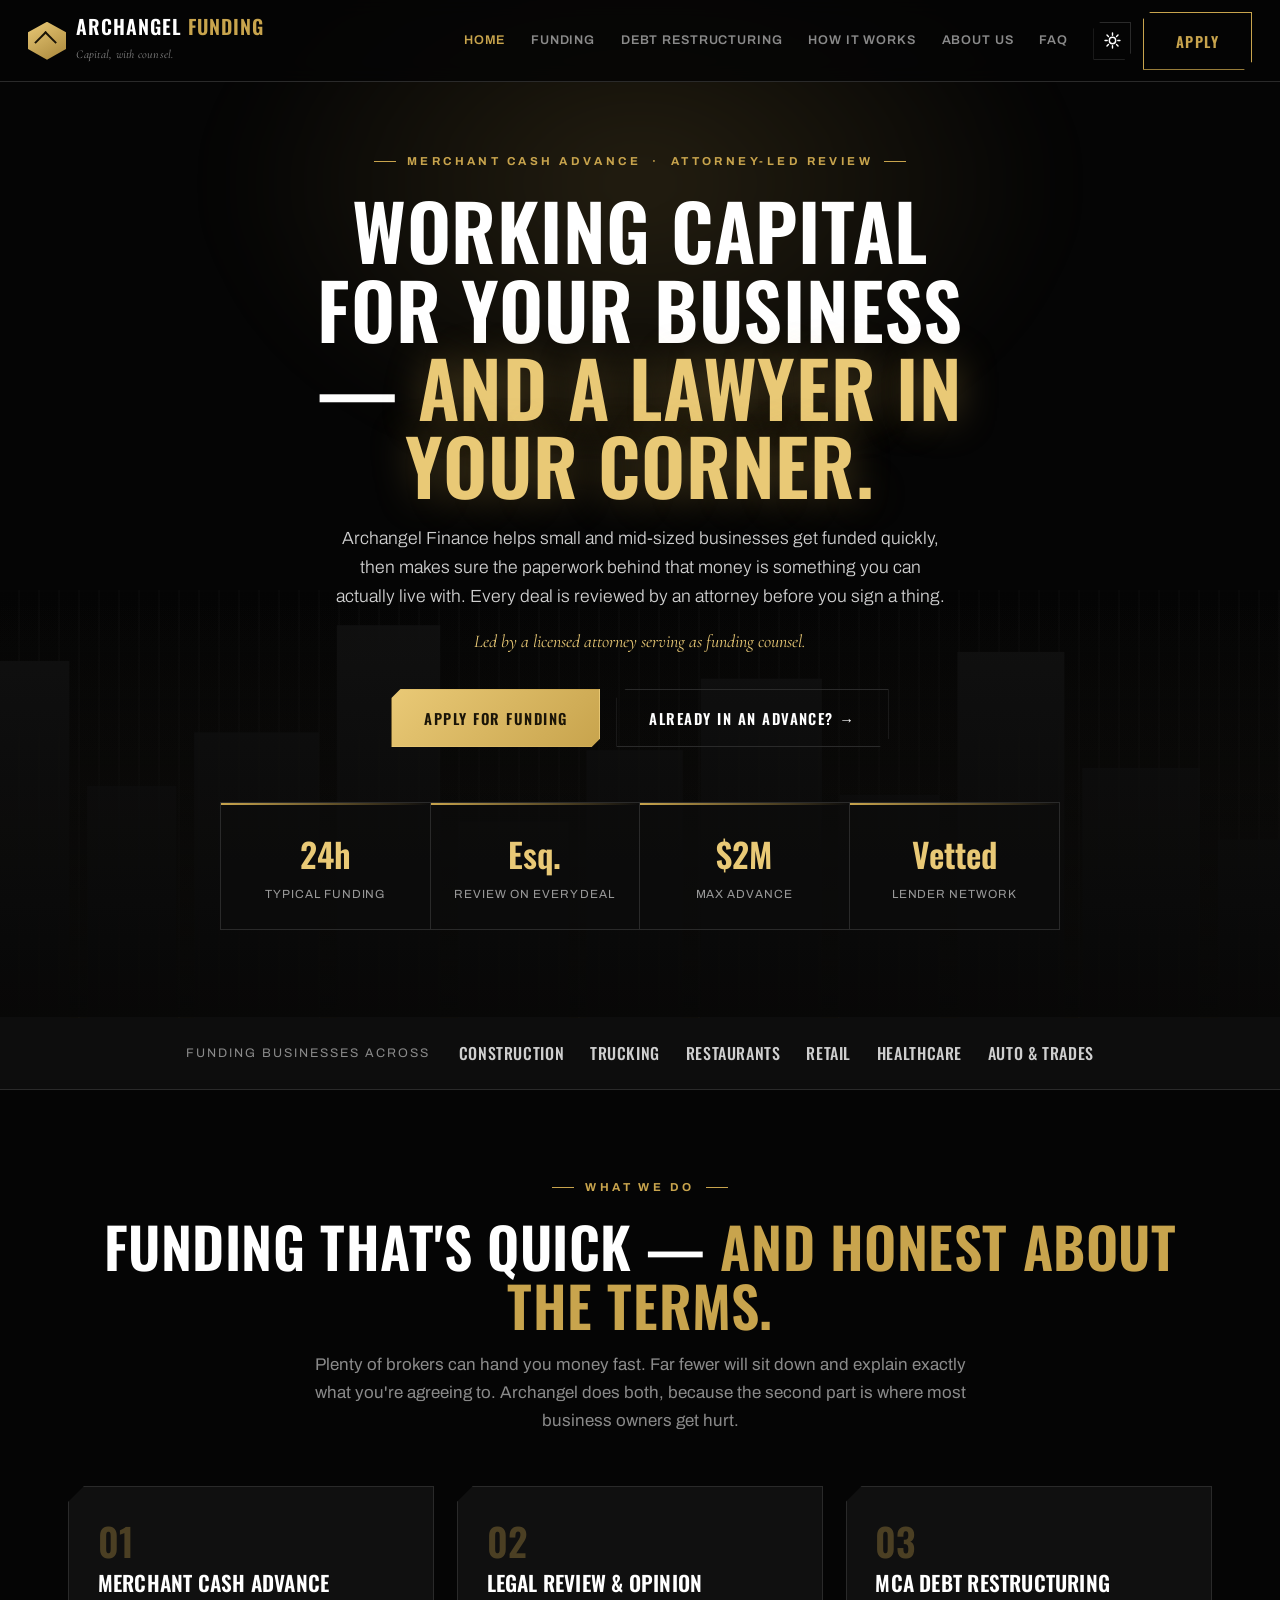
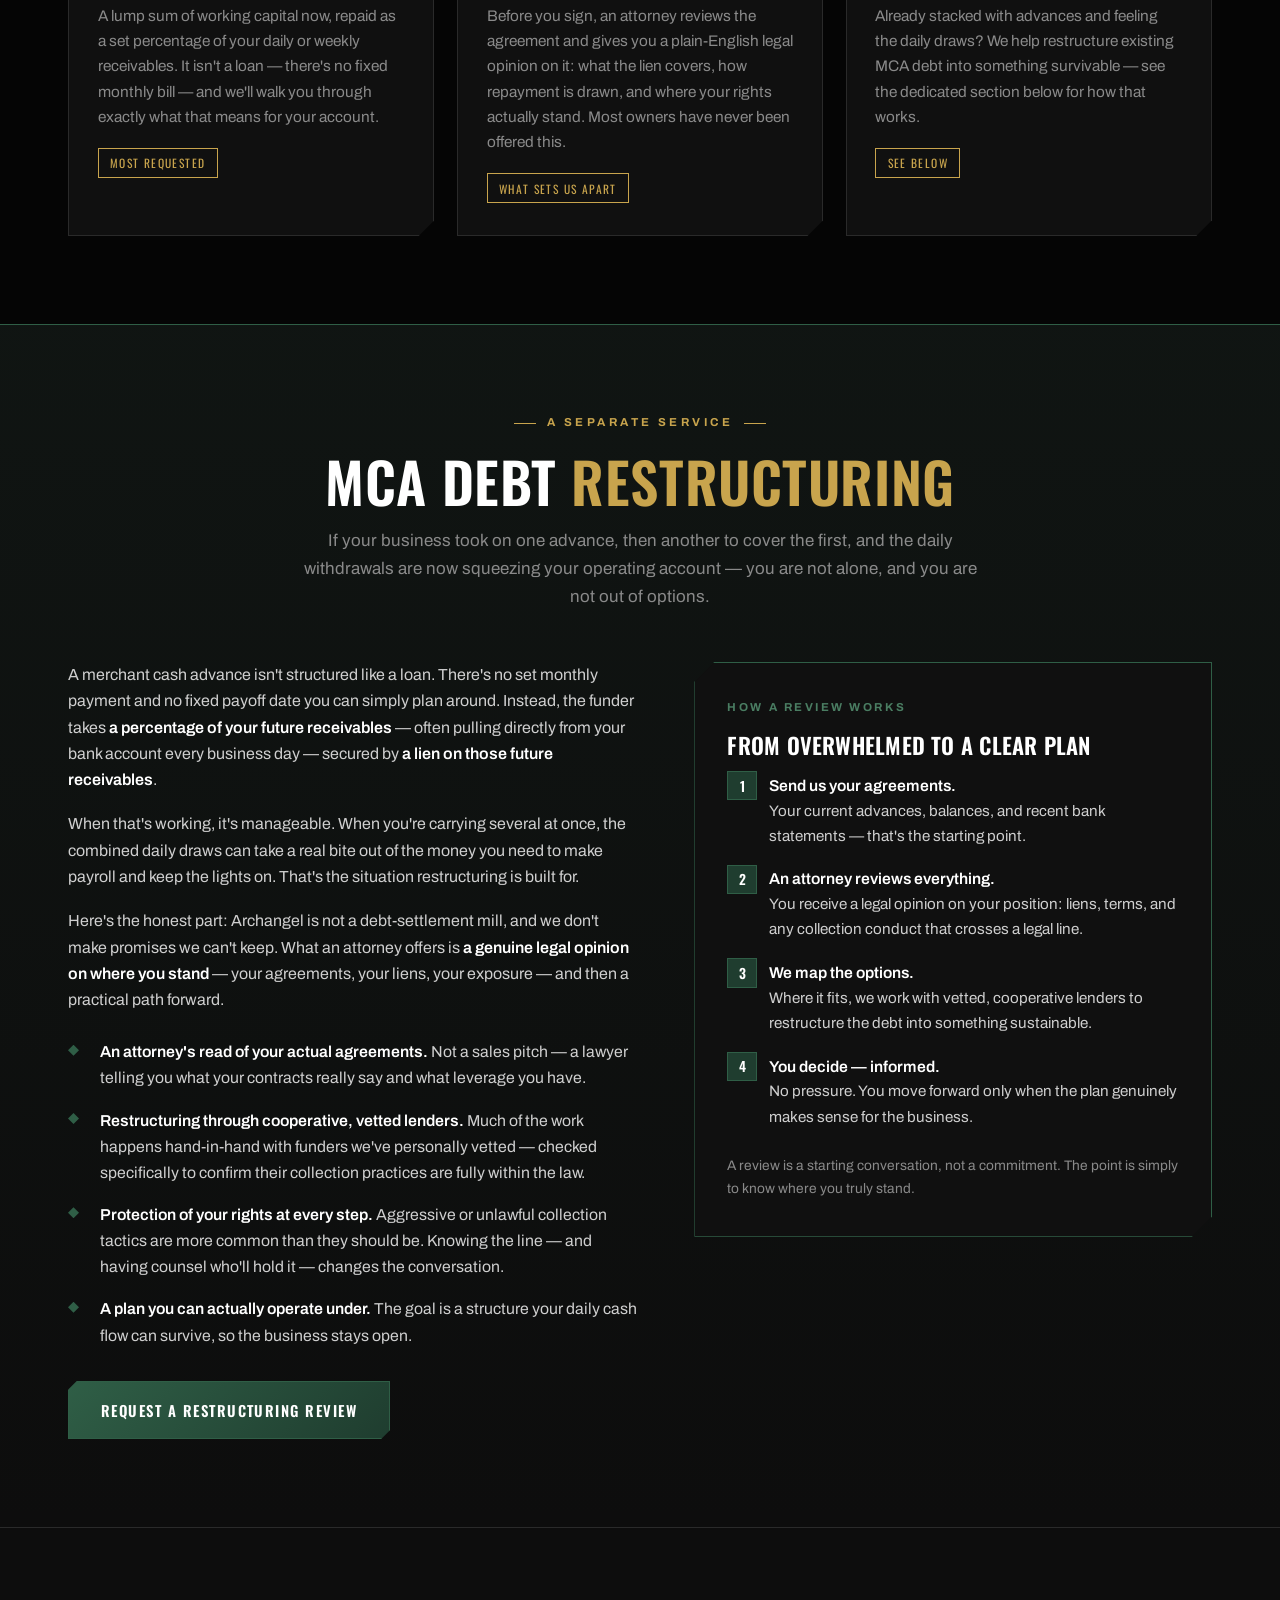
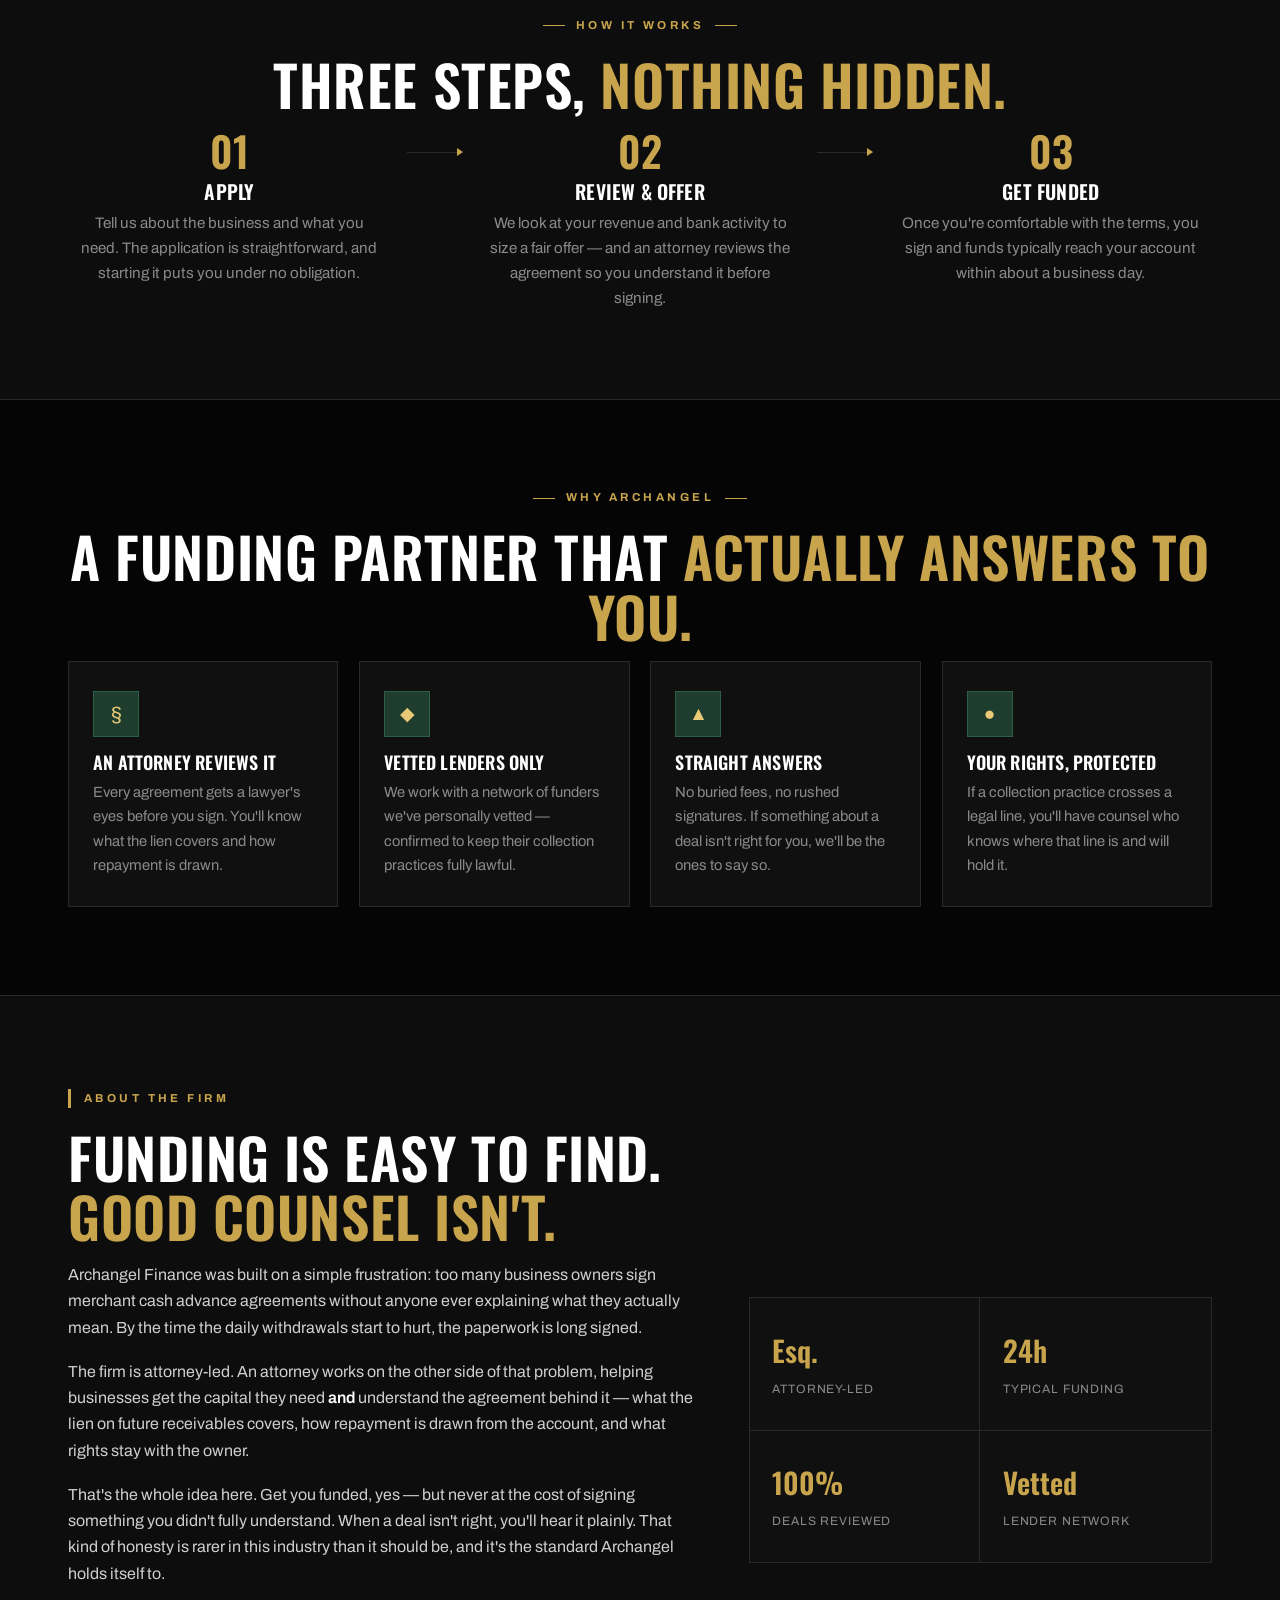
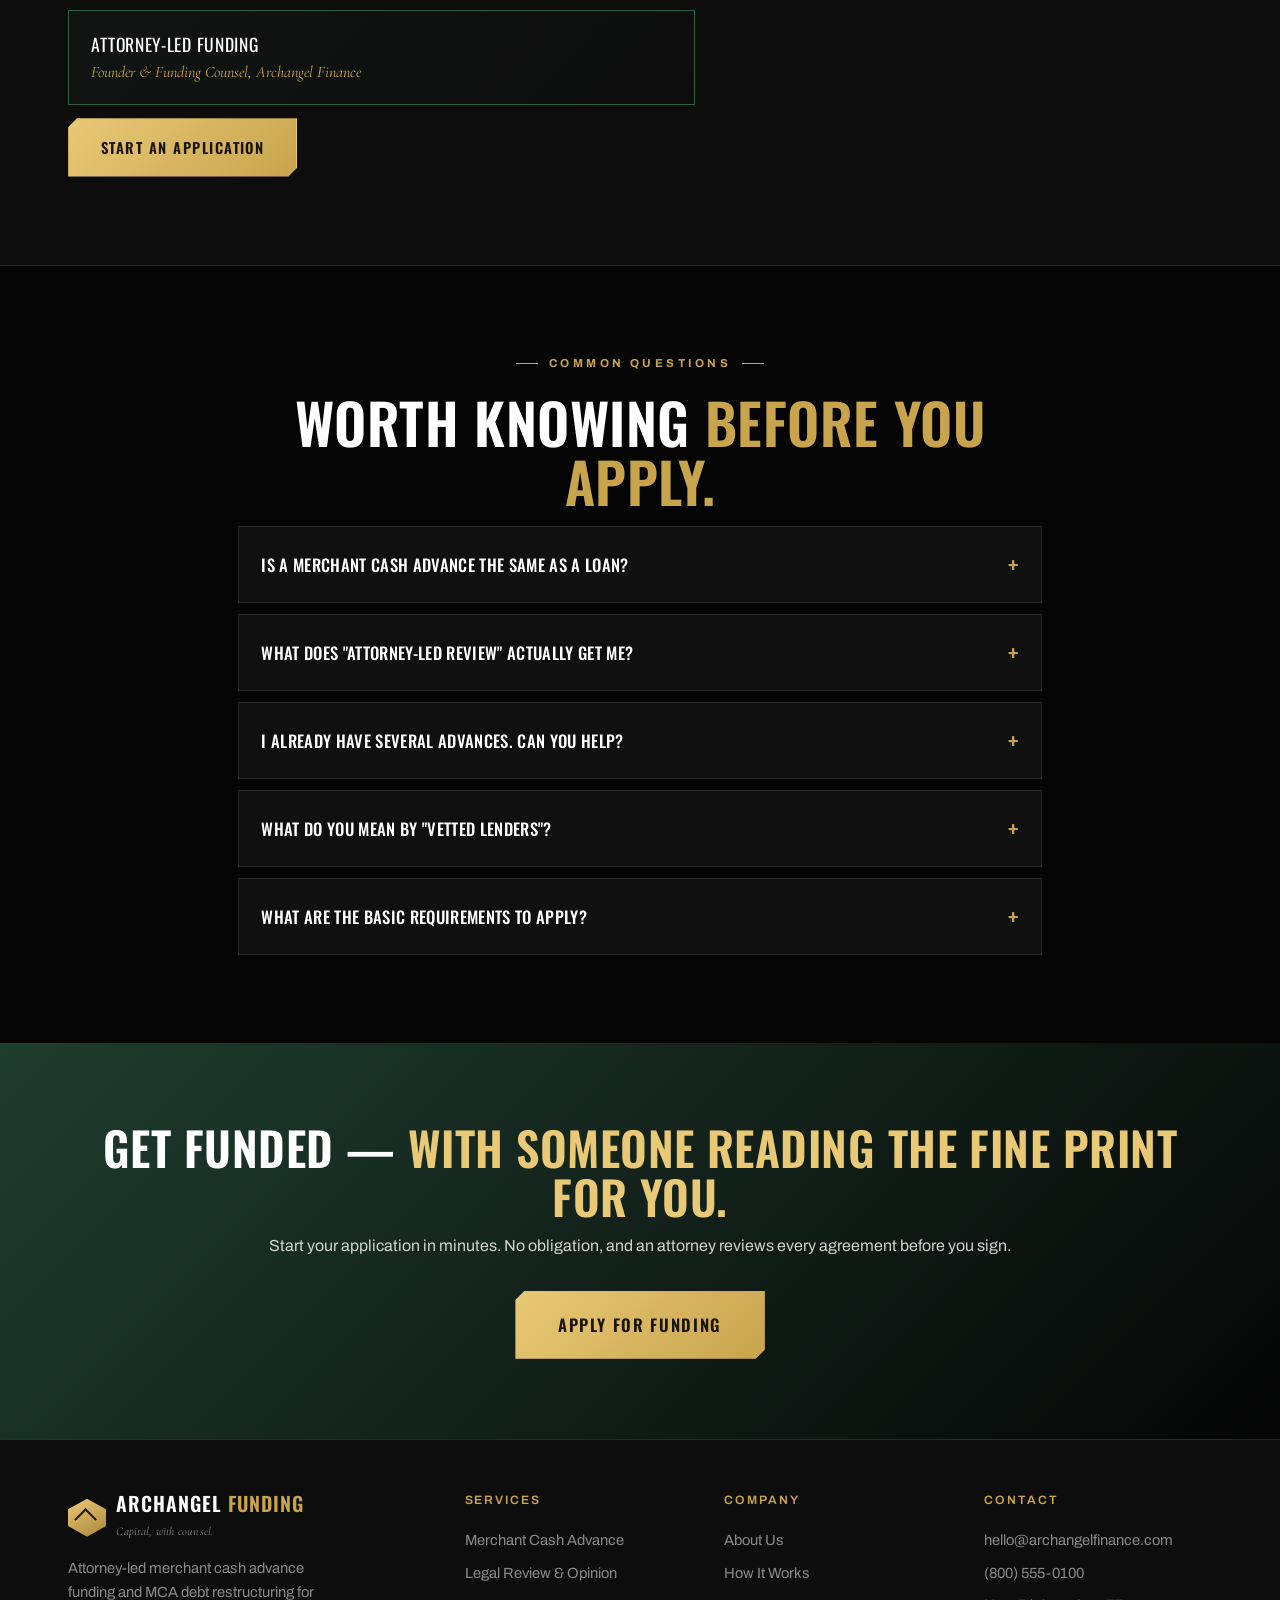
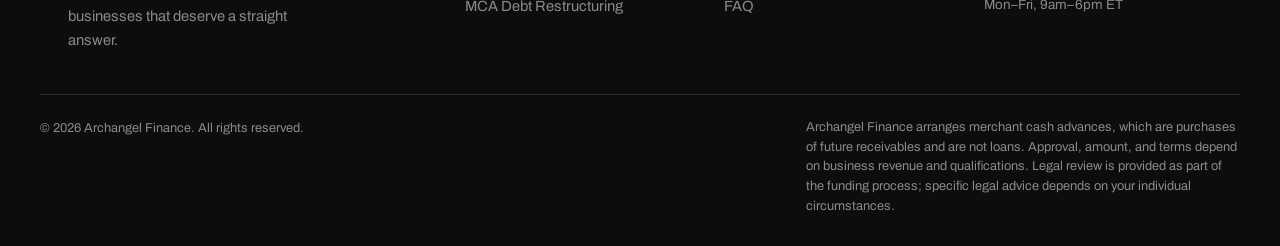
<file: old_index.html>
<!DOCTYPE html>
<html lang="en" data-theme="dark">
<head>
<meta charset="UTF-8">
<meta name="viewport" content="width=device-width, initial-scale=1.0">
<title>Archangel Finance — Merchant Cash Advance & MCA Debt Restructuring</title>
<meta name="description" content="Archangel Finance provides merchant cash advances and MCA debt restructuring with attorney-led legal review.">
<link rel="preconnect" href="https://fonts.googleapis.com">
<link rel="preconnect" href="https://fonts.gstatic.com" crossorigin>
<link href="https://fonts.googleapis.com/css2?family=Oswald:wght@400;500;600;700&family=Archivo:wght@300;400;500;600;700&family=Cormorant+Garamond:ital,wght@0,500;0,600;1,500&display=swap" rel="stylesheet">
<style>
/* ============================================================
   ARCHANGEL FUNDING — single-file site
   Black · gold · deep ecclesiastical green · attorney-led
   Dark default + light mode. All CSS/JS inline, no dependencies.
   ============================================================ */

/* ---------- THEME TOKENS ---------- */
:root{
  --display:'Oswald',Impact,sans-serif;
  --body:'Archivo',-apple-system,BlinkMacSystemFont,sans-serif;
  --serif:'Cormorant Garamond',Georgia,serif;
  --gold:#c8a44d;
  --gold-br:#e9c976;
  --gold-dp:#a8863a;
  --green:#1f3d2f;       /* deep church green */
  --green-br:#2f5e46;
  --green-lt:#4a7d62;
  --red:#b2382c;
  --radius:0px;
}
/* DARK (default) */
[data-theme="dark"]{
  --bg:#050505;
  --bg-2:#0d0d0d;
  --bg-3:#141414;
  --panel:#111111;
  --line:#2a2a2a;
  --line-soft:#1e1e1e;
  --ink:#ffffff;
  --text:#cfcfcf;
  --muted:#8a8a8a;
  --hero-wash:rgba(5,5,5,.78);
  --shadow:0 30px 70px -20px rgba(0,0,0,.9);
  --nav-bg:rgba(5,5,5,.86);
  --nav-bg-solid:rgba(5,5,5,.98);
  --field-bg:#0c0c0c;
  --field-line:#333333;
  --card-bg:#101010;
}
/* LIGHT */
[data-theme="light"]{
  --bg:#f6f4ef;
  --bg-2:#ffffff;
  --bg-3:#eceae3;
  --panel:#ffffff;
  --line:#dcd8cc;
  --line-soft:#e7e3d8;
  --ink:#16140f;
  --text:#403c33;
  --muted:#736d5f;
  --hero-wash:rgba(20,18,14,.62);
  --shadow:0 24px 60px -24px rgba(40,34,20,.35);
  --nav-bg:rgba(246,244,239,.88);
  --nav-bg-solid:rgba(246,244,239,.98);
  --field-bg:#ffffff;
  --field-line:#cfcabb;
  --card-bg:#ffffff;
  --gold:#9a7d2e;        /* a touch deeper so it reads on cream */
  --gold-br:#b8932f;
}

*{margin:0;padding:0;box-sizing:border-box}
html{scroll-behavior:smooth;scroll-padding-top:84px}
body{
  font-family:var(--body);background:var(--bg);color:var(--text);
  line-height:1.65;-webkit-font-smoothing:antialiased;overflow-x:hidden;
  transition:background .3s ease,color .3s ease;
}
.container{max-width:1200px;margin:0 auto;padding:0 28px}
.container-narrow{max-width:860px}
em{font-style:normal}
a{text-decoration:none;color:inherit}
img{max-width:100%}

/* ---------- TYPOGRAPHY ---------- */
h1,h2,h3,h4,h5{
  font-family:var(--display);font-weight:600;line-height:1.06;
  letter-spacing:.01em;text-transform:uppercase;color:var(--ink);
}
.eyebrow{
  font-family:var(--body);font-weight:700;font-size:.72rem;
  letter-spacing:.3em;text-transform:uppercase;color:var(--gold);
  display:inline-block;margin-bottom:1.2rem;
  border-left:3px solid var(--gold);padding-left:.8rem;
}
.eyebrow.center{
  display:block;text-align:center;border:none;padding:0;
}
.eyebrow.center::before,.eyebrow.center::after{
  content:"";display:inline-block;width:22px;height:1px;
  background:var(--gold);vertical-align:middle;margin:0 .7rem;
}
.section-title{
  font-size:clamp(2.1rem,4.4vw,3.5rem);text-align:center;margin-bottom:1rem;
}
.section-title.left{text-align:left}
.section-title em{color:var(--gold)}
.section-lead{
  text-align:center;max-width:680px;margin:0 auto 3.2rem;
  color:var(--muted);font-size:1.06rem;
}
.section-lead.left{text-align:left;margin-left:0}
/* the marginal "Catholic" refinement: a quiet serif accent line */
.serif-note{
  font-family:var(--serif);font-style:italic;font-weight:500;
  font-size:1.32rem;color:var(--gold);line-height:1.4;
}

/* ---------- BUTTONS ---------- */
.btn{
  display:inline-flex;align-items:center;justify-content:center;gap:.5rem;
  font-family:var(--display);font-weight:600;font-size:.92rem;
  letter-spacing:.1em;text-transform:uppercase;
  padding:1rem 2rem;border:1px solid transparent;cursor:pointer;
  transition:transform .15s,background .15s,color .15s,box-shadow .15s,border-color .15s;
  clip-path:polygon(9px 0,100% 0,100% calc(100% - 9px),calc(100% - 9px) 100%,0 100%,0 9px);
}
.btn-primary{
  background:linear-gradient(135deg,var(--gold-br),var(--gold));
  color:#1a1407;box-shadow:0 0 0 0 rgba(200,164,77,.5);
}
.btn-primary:hover{transform:translateY(-2px);box-shadow:0 12px 30px -10px rgba(200,164,77,.55)}
.btn-ghost{background:transparent;border-color:var(--line);color:var(--ink)}
.btn-ghost:hover{border-color:var(--gold);color:var(--gold)}
.btn-green{
  background:linear-gradient(135deg,var(--green-br),var(--green));
  color:#fff;border-color:var(--green-br);
}
.btn-green:hover{transform:translateY(-2px);box-shadow:0 12px 30px -10px rgba(47,94,70,.6)}
.btn-lg{padding:1.2rem 2.6rem;font-size:1.04rem}
.btn-block{width:100%}
.btn-pill{
  background:transparent;border:1px solid var(--gold);color:var(--gold);
  clip-path:polygon(8px 0,100% 0,100% calc(100% - 8px),calc(100% - 8px) 100%,0 100%,0 8px);
}
.btn-pill:hover{background:var(--gold);color:#1a1407}

/* ---------- NAV ---------- */
.nav{
  position:fixed;top:0;left:0;right:0;z-index:200;
  background:var(--nav-bg);backdrop-filter:blur(10px);
  border-bottom:1px solid var(--line);transition:background .25s;
}
.nav.scrolled{background:var(--nav-bg-solid)}
.nav-inner{
  max-width:1280px;margin:0 auto;padding:.72rem 28px;
  display:flex;align-items:center;gap:1.6rem;
}
.brand{display:flex;align-items:center;gap:.65rem;flex-shrink:0}
.logo-mark{
  width:38px;height:38px;flex-shrink:0;position:relative;
  background:linear-gradient(150deg,var(--gold-br),var(--gold-dp));
  display:flex;align-items:center;justify-content:center;
  clip-path:polygon(50% 0,100% 28%,100% 72%,50% 100%,0 72%,0 28%);
}
/* simple chevron/wing mark inside the crest — no literal religious icon */
.logo-mark::before{
  content:"";width:14px;height:14px;
  border-left:2.5px solid #1a1407;border-top:2.5px solid #1a1407;
  transform:rotate(45deg) translateY(2px);
}
.brand-name{
  font-family:var(--display);font-size:1.24rem;font-weight:600;color:var(--ink);
  text-transform:uppercase;letter-spacing:.05em;line-height:1;
}
.brand-name em{color:var(--gold)}
.brand-sub{
  display:block;font-family:var(--serif);font-style:italic;
  font-size:.74rem;letter-spacing:.02em;color:var(--muted);
  text-transform:none;margin-top:1px;
}
.nav-links{display:flex;gap:1.6rem;margin-left:auto;align-items:center}
.nav-links a{
  color:var(--muted);font-size:.79rem;font-weight:600;letter-spacing:.07em;
  text-transform:uppercase;transition:color .15s;white-space:nowrap;
}
.nav-links a:hover,.nav-links a.is-active{color:var(--gold)}
.nav-actions{display:flex;align-items:center;gap:.7rem;flex-shrink:0}
.theme-toggle{
  width:38px;height:38px;border:1px solid var(--line);background:transparent;
  color:var(--ink);cursor:pointer;display:flex;align-items:center;
  justify-content:center;transition:border-color .15s,color .15s;flex-shrink:0;
  clip-path:polygon(7px 0,100% 0,100% calc(100% - 7px),calc(100% - 7px) 100%,0 100%,0 7px);
}
.theme-toggle:hover{border-color:var(--gold);color:var(--gold)}
.theme-toggle svg{width:17px;height:17px}
.nav-toggle{
  display:none;flex-direction:column;gap:5px;background:none;border:none;
  cursor:pointer;padding:8px;width:40px;height:40px;align-items:center;justify-content:center;
}
.nav-toggle span{width:22px;height:2px;background:var(--gold);transition:.25s;display:block}
.nav-toggle.open span:nth-child(1){transform:translateY(7px) rotate(45deg)}
.nav-toggle.open span:nth-child(2){opacity:0}
.nav-toggle.open span:nth-child(3){transform:translateY(-7px) rotate(-45deg)}
.nav-mobile{
  display:none;flex-direction:column;gap:.15rem;
  padding:.8rem 28px 1.4rem;background:var(--bg-2);
  border-bottom:1px solid var(--line);
}
.nav-mobile a{
  color:var(--text);padding:.8rem .2rem;font-weight:600;text-transform:uppercase;
  font-size:.86rem;letter-spacing:.06em;border-bottom:1px solid var(--line-soft);
}
.nav-mobile a:last-of-type{border-bottom:none}
.nav-mobile .btn{margin-top:.8rem;text-align:center}

/* ---------- HERO ---------- */
.hero{
  position:relative;background:var(--bg);color:#fff;
  padding:9.5rem 0 5.5rem;overflow:hidden;
}
[data-theme="light"] .hero{background:#14120e}
.hero-grid-bg{
  position:absolute;left:0;right:0;bottom:0;height:42%;
  background:
    linear-gradient(to top,rgba(200,164,77,.05),transparent),
    repeating-linear-gradient(90deg,transparent 0 18px,rgba(255,255,255,.016) 18px 20px),
    linear-gradient(to top,#0a0a0a,transparent);
}
.hero-grid-bg::before{
  content:"";position:absolute;left:0;right:0;bottom:0;height:100%;
  background-image:
    linear-gradient(to top,#070707 0%,transparent 100%),
    url("data:image/svg+xml,%3Csvg xmlns='http://www.w3.org/2000/svg' width='1200' height='240' viewBox='0 0 1200 240'%3E%3Cg fill='%23121212'%3E%3Crect x='0' y='120' width='70' height='120'/%3E%3Crect x='80' y='70' width='55' height='170'/%3E%3Crect x='145' y='150' width='60' height='90'/%3E%3Crect x='215' y='40' width='65' height='200'/%3E%3Crect x='290' y='110' width='50' height='130'/%3E%3Crect x='350' y='80' width='70' height='160'/%3E%3Crect x='430' y='20' width='58' height='220'/%3E%3Crect x='498' y='130' width='62' height='110'/%3E%3Crect x='570' y='90' width='54' height='150'/%3E%3Crect x='634' y='50' width='68' height='190'/%3E%3Crect x='712' y='115' width='56' height='125'/%3E%3Crect x='778' y='35' width='60' height='205'/%3E%3Crect x='848' y='100' width='66' height='140'/%3E%3Crect x='924' y='140' width='52' height='100'/%3E%3Crect x='986' y='65' width='64' height='175'/%3E%3Crect x='1060' y='120' width='58' height='120'/%3E%3Crect x='1128' y='85' width='62' height='155'/%3E%3C/g%3E%3C/svg%3E");
  background-repeat:no-repeat;background-position:bottom;background-size:cover;opacity:.9;
}
.hero-glow{
  position:absolute;top:-12%;left:50%;transform:translateX(-50%);
  width:72%;height:60%;
  background:radial-gradient(ellipse,rgba(200,164,77,.16),transparent 65%);
  filter:blur(34px);
}
.hero-inner{position:relative;text-align:center;z-index:2}
.hero h1{
  font-size:clamp(2.4rem,6vw,5rem);max-width:17ch;margin:0 auto 1.3rem;
  line-height:1.02;color:#fff;
}
.hero h1 em{color:var(--gold-br);text-shadow:0 0 38px rgba(200,164,77,.35)}
.hero-sub{
  max-width:620px;margin:0 auto 1rem;color:#cfcfcf;font-size:1.1rem;font-weight:300;
}
.hero-attorney{
  font-family:var(--serif);font-style:italic;font-size:1.12rem;
  color:var(--gold-br);margin:0 auto 2rem;
}
.hero-cta{display:flex;gap:1rem;justify-content:center;flex-wrap:wrap;margin-bottom:3.4rem}
.hero-stats{
  display:grid;grid-template-columns:repeat(4,1fr);
  border:1px solid var(--line);max-width:840px;margin:0 auto;
  background:rgba(13,13,13,.6);
}
.stat{
  padding:1.5rem 1rem;display:flex;flex-direction:column;gap:.2rem;
  border-right:1px solid var(--line);position:relative;
}
.stat:last-child{border-right:none}
.stat::before{
  content:"";position:absolute;top:0;left:0;width:100%;height:2px;
  background:linear-gradient(90deg,var(--gold),transparent);
}
.stat-num{font-family:var(--display);font-size:2.1rem;font-weight:600;color:var(--gold-br)}
.stat-label{font-size:.74rem;color:#9a9a9a;letter-spacing:.08em;text-transform:uppercase}

/* ---------- TRUST STRIP ---------- */
.trustbar{
  background:var(--bg-2);padding:1.4rem 0;border-bottom:1px solid var(--line);
}
.trustbar-inner{
  display:flex;align-items:center;gap:1.8rem;flex-wrap:wrap;justify-content:center;
}
.trustbar .label{
  color:var(--muted);font-size:.78rem;letter-spacing:.16em;text-transform:uppercase;
}
.trust-logos{display:flex;gap:1.6rem;flex-wrap:wrap;justify-content:center}
.trust-logos span{
  color:var(--text);font-family:var(--display);font-size:1rem;
  font-weight:500;text-transform:uppercase;letter-spacing:.04em;
}

/* ---------- SECTION SHELL ---------- */
.section{padding:5.5rem 0}
.section-dark{background:var(--bg-2);border-top:1px solid var(--line);border-bottom:1px solid var(--line)}
.section-green{
  background:
    linear-gradient(180deg,rgba(31,61,47,.16),transparent),
    var(--bg-2);
  border-top:1px solid var(--green-br);
}

/* ---------- WHAT WE OFFER ---------- */
.card-grid{display:grid;grid-template-columns:repeat(3,1fr);gap:1.4rem}
.card{
  background:var(--card-bg);border:1px solid var(--line);padding:2.2rem 1.8rem 2rem;
  position:relative;transition:transform .18s,border-color .18s;
  clip-path:polygon(16px 0,100% 0,100% calc(100% - 16px),calc(100% - 16px) 100%,0 100%,0 16px);
}
.card:hover{transform:translateY(-5px);border-color:var(--gold)}
.card-num{
  font-family:var(--display);font-size:2.4rem;font-weight:600;
  color:var(--gold);opacity:.32;line-height:1;margin-bottom:.7rem;
}
.card h3{font-size:1.32rem;margin-bottom:.6rem}
.card p{color:var(--muted);font-size:.96rem}
.card-tag{
  display:inline-block;margin-top:1.1rem;font-family:var(--display);
  font-size:.72rem;letter-spacing:.12em;text-transform:uppercase;
  color:var(--gold);border:1px solid var(--gold);padding:.28rem .7rem;
}

/* ---------- DEBT RESTRUCTURING ---------- */
.restruct-wrap{
  display:grid;grid-template-columns:1.05fr .95fr;gap:3.4rem;align-items:start;
}
.restruct-lead p{margin-bottom:1.1rem;color:var(--text)}
.restruct-lead p strong{color:var(--ink);font-weight:600}
.restruct-points{
  list-style:none;margin:1.6rem 0 2rem;display:grid;gap:1rem;
}
.restruct-points li{
  position:relative;padding-left:2rem;color:var(--text);font-size:.99rem;
}
.restruct-points li::before{
  content:"";position:absolute;left:0;top:.34em;width:11px;height:11px;
  background:var(--green-br);
  clip-path:polygon(50% 0,100% 50%,50% 100%,0 50%);
}
.restruct-points li strong{color:var(--ink);font-weight:600}
.restruct-panel{
  background:var(--card-bg);border:1px solid var(--green-br);
  padding:2.2rem 2rem;position:relative;
  clip-path:polygon(20px 0,100% 0,100% calc(100% - 20px),calc(100% - 20px) 100%,0 100%,0 20px);
}
.restruct-panel .panel-eyebrow{
  font-family:var(--body);font-weight:700;font-size:.72rem;letter-spacing:.22em;
  text-transform:uppercase;color:var(--green-lt);margin-bottom:1rem;display:block;
}
.restruct-panel h3{font-size:1.4rem;margin-bottom:1rem;color:var(--ink)}
.restruct-steps{list-style:none;display:grid;gap:1.1rem;margin-bottom:1.6rem;counter-reset:rs}
.restruct-steps li{
  position:relative;padding-left:2.6rem;color:var(--text);font-size:.95rem;counter-increment:rs;
}
.restruct-steps li::before{
  content:counter(rs);position:absolute;left:0;top:-.1rem;
  width:1.7rem;height:1.7rem;display:flex;align-items:center;justify-content:center;
  font-family:var(--display);font-size:.85rem;font-weight:600;
  background:var(--green);color:#fff;border:1px solid var(--green-br);
}
.restruct-steps li strong{color:var(--ink);display:block;font-weight:600;font-size:.98rem}

/* ---------- HOW IT WORKS ---------- */
.steps{display:flex;align-items:flex-start;gap:1rem}
.step{flex:1;text-align:center;padding:0 .6rem}
.step-num{
  font-family:var(--display);font-size:2.6rem;font-weight:600;
  color:var(--gold);line-height:1;margin-bottom:.7rem;
}
.step h3{font-size:1.22rem;margin-bottom:.5rem}
.step p{color:var(--muted);font-size:.95rem}
.step-line{
  flex:0 0 56px;height:1px;background:var(--line);margin-top:1.4rem;position:relative;
}
.step-line::after{
  content:"";position:absolute;right:0;top:50%;transform:translateY(-50%);
  border-left:6px solid var(--gold);border-top:4px solid transparent;border-bottom:4px solid transparent;
}

/* ---------- WHY US ---------- */
.why-grid{display:grid;grid-template-columns:repeat(4,1fr);gap:1.3rem}
.why-card{
  background:var(--card-bg);border:1px solid var(--line);padding:1.8rem 1.5rem;
  transition:border-color .18s,transform .18s;
}
.why-card:hover{border-color:var(--gold);transform:translateY(-4px)}
.why-icon{
  width:46px;height:46px;display:flex;align-items:center;justify-content:center;
  background:var(--green);color:var(--gold-br);font-size:1.2rem;margin-bottom:1rem;
  border:1px solid var(--green-br);
}
.why-card h3{font-size:1.12rem;margin-bottom:.5rem}
.why-card p{color:var(--muted);font-size:.92rem}

/* ---------- ATTORNEY / ABOUT ---------- */
.about-wrap{display:grid;grid-template-columns:1.15fr .85fr;gap:3.4rem;align-items:center}
.about-text p{margin-bottom:1.1rem;color:var(--text)}
.about-text p strong{color:var(--ink);font-weight:600}
.about-text .btn{margin-top:.8rem}
.about-panel{
  background:var(--card-bg);border:1px solid var(--line);
  display:grid;grid-template-columns:1fr 1fr;
}
.about-stat{
  padding:1.8rem 1.4rem;border-right:1px solid var(--line);border-bottom:1px solid var(--line);
}
.about-stat:nth-child(2n){border-right:none}
.about-stat:nth-child(n+3){border-bottom:none}
.about-stat span{
  display:block;font-family:var(--display);font-size:1.8rem;font-weight:600;color:var(--gold);
}
.about-stat small{color:var(--muted);font-size:.76rem;letter-spacing:.07em;text-transform:uppercase}
.credentials{
  margin-top:1.4rem;padding:1.2rem 1.4rem;border:1px solid var(--green-br);
  background:linear-gradient(135deg,rgba(31,61,47,.16),transparent);
}
.credentials .cred-name{
  font-family:var(--display);font-size:1.1rem;color:var(--ink);
  text-transform:uppercase;letter-spacing:.04em;
}
.credentials .cred-role{
  font-family:var(--serif);font-style:italic;color:var(--gold);font-size:1rem;
}

/* ---------- FAQ ---------- */
.faq{display:grid;gap:.7rem}
.faq details{
  background:var(--card-bg);border:1px solid var(--line);transition:border-color .18s;
}
.faq details[open]{border-color:var(--gold)}
.faq summary{
  cursor:pointer;padding:1.1rem 1.4rem;font-family:var(--display);
  font-size:1.04rem;font-weight:500;color:var(--ink);text-transform:uppercase;
  letter-spacing:.02em;list-style:none;display:flex;justify-content:space-between;
  align-items:center;gap:1rem;
}
.faq summary::-webkit-details-marker{display:none}
.faq summary::after{
  content:"+";font-family:var(--display);color:var(--gold);font-size:1.5rem;
  transition:transform .2s;flex-shrink:0;
}
.faq details[open] summary::after{transform:rotate(45deg)}
.faq details p{padding:0 1.4rem 1.3rem;color:var(--muted);font-size:.97rem}

/* ---------- CTA BAND ---------- */
.cta-band{
  position:relative;text-align:center;padding:5rem 0;
  background:linear-gradient(135deg,var(--green),var(--bg));color:#fff;overflow:hidden;
}
[data-theme="light"] .cta-band{
  background:linear-gradient(135deg,var(--green),#1a1812);
}
.cta-band h2{font-size:clamp(1.9rem,3.8vw,2.9rem);margin-bottom:.7rem;color:#fff}
.cta-band h2 em{color:var(--gold-br)}
.cta-band p{color:rgba(255,255,255,.8);margin-bottom:2rem}

/* ---------- FOOTER ---------- */
.footer{background:var(--bg-2);border-top:1px solid var(--line);padding:3.4rem 0 0}
.footer-inner{display:grid;grid-template-columns:1.6fr 1fr 1fr 1fr;gap:2rem;padding-bottom:2.6rem}
.footer-brand p{color:var(--muted);font-size:.92rem;max-width:32ch;margin-top:.9rem}
.footer-col h5{
  font-family:var(--body);font-size:.76rem;letter-spacing:.16em;text-transform:uppercase;
  color:var(--gold);margin-bottom:1rem;
}
.footer-col a,.footer-col span{
  display:block;color:var(--muted);font-size:.92rem;padding:.28rem 0;transition:color .15s;
}
.footer-col a:hover{color:var(--gold)}
.footer-hours{font-size:.84rem!important}
.footer-base{
  border-top:1px solid var(--line);padding:1.4rem 0 1.8rem;
  display:flex;justify-content:space-between;gap:1.4rem;flex-wrap:wrap;
}
.footer-base span{color:var(--muted);font-size:.8rem}
.footer-disclaimer{max-width:62ch;line-height:1.55}

/* ---------- REVEAL ANIMATION ---------- */
.reveal{opacity:0;transform:translateY(22px);transition:opacity .6s ease,transform .6s ease}
.reveal.in{opacity:1;transform:none}
@media (prefers-reduced-motion:reduce){
  .reveal{opacity:1;transform:none;transition:none}
  html{scroll-behavior:auto}
}

/* =====================================================
   APPLY MODAL — 8-step application
   ===================================================== */
.modal-overlay{
  position:fixed;inset:0;z-index:500;background:rgba(2,2,2,.82);
  backdrop-filter:blur(4px);display:none;align-items:flex-start;
  justify-content:center;overflow-y:auto;padding:3rem 1rem;
}
.modal-overlay.open{display:flex}
.modal{
  background:var(--bg-2);border:1px solid var(--gold);width:100%;max-width:680px;
  position:relative;box-shadow:var(--shadow);
  clip-path:polygon(22px 0,100% 0,100% calc(100% - 22px),calc(100% - 22px) 100%,0 100%,0 22px);
}
.modal-head{
  padding:1.5rem 1.8rem 1.2rem;border-bottom:1px solid var(--line);
  display:flex;align-items:flex-start;justify-content:space-between;gap:1rem;
}
.modal-head .mh-title{
  font-family:var(--display);font-size:1.3rem;color:var(--ink);text-transform:uppercase;
}
.modal-head .mh-sub{
  font-family:var(--serif);font-style:italic;color:var(--gold);font-size:.98rem;
}
.modal-close{
  background:none;border:1px solid var(--line);color:var(--ink);
  width:34px;height:34px;cursor:pointer;font-size:1.1rem;flex-shrink:0;
  display:flex;align-items:center;justify-content:center;transition:border-color .15s,color .15s;
}
.modal-close:hover{border-color:var(--red);color:var(--red)}
/* progress rail */
.modal-progress{
  display:flex;gap:4px;padding:1rem 1.8rem 0;
}
.mp-seg{flex:1;height:4px;background:var(--line);transition:background .3s}
.mp-seg.done{background:var(--green-lt)}
.mp-seg.active{background:var(--gold)}
.modal-stepmeta{
  padding:.7rem 1.8rem 0;font-size:.78rem;letter-spacing:.1em;
  text-transform:uppercase;color:var(--muted);
}
.modal-body{padding:1.2rem 1.8rem 1.8rem;max-height:62vh;overflow-y:auto}
.mstep{display:none}
.mstep.active{display:block;animation:fade .25s ease}
@keyframes fade{from{opacity:0;transform:translateY(8px)}to{opacity:1;transform:none}}
.mstep h3{font-size:1.32rem;color:var(--ink);margin-bottom:.3rem}
.mstep .step-hint{color:var(--muted);font-size:.9rem;margin-bottom:1.3rem}
.modal label{
  display:block;margin-bottom:1rem;font-family:var(--display);
  font-size:.8rem;font-weight:500;color:var(--ink);
  text-transform:uppercase;letter-spacing:.05em;
}
.modal label .opt{color:var(--muted);font-weight:400;text-transform:none;font-family:var(--body)}
.modal input,.modal select,.modal textarea{
  width:100%;margin-top:.4rem;padding:.85rem 1rem;
  background:var(--field-bg);border:1px solid var(--field-line);color:var(--ink);
  font-family:var(--body);font-size:16px;font-weight:400;
  transition:border-color .15s,box-shadow .15s;
}
.modal input:focus,.modal select:focus,.modal textarea:focus{
  outline:none;border-color:var(--gold);box-shadow:0 0 0 3px rgba(200,164,77,.16);
}
.modal input.err,.modal select.err,.modal textarea.err{
  border-color:var(--red);box-shadow:0 0 0 3px rgba(178,56,44,.14);
}
.m-row{display:grid;grid-template-columns:1fr 1fr;gap:.9rem}
.m-row-3{display:grid;grid-template-columns:1fr 1fr 1fr;gap:.9rem}
.field-error{
  display:none;color:var(--red);font-family:var(--body);font-size:.78rem;
  text-transform:none;letter-spacing:0;margin-top:.3rem;font-weight:500;
}
.field-error.show{display:block}
/* yes/no toggle */
.toggle-row{display:flex;gap:.6rem;margin:.5rem 0 1rem}
.toggle-btn{
  flex:1;padding:.8rem;background:var(--field-bg);border:1px solid var(--field-line);
  color:var(--text);font-family:var(--display);font-size:.85rem;text-transform:uppercase;
  letter-spacing:.06em;cursor:pointer;transition:.15s;
}
.toggle-btn.sel{background:var(--green);border-color:var(--green-br);color:#fff}
/* dynamic owner / advance cards */
.dyn-card{
  border:1px solid var(--line);background:var(--bg-3);padding:1.1rem 1.1rem .3rem;
  margin-bottom:1rem;position:relative;
}
.dyn-card .dyn-title{
  font-family:var(--display);font-size:.82rem;text-transform:uppercase;
  letter-spacing:.06em;color:var(--gold);margin-bottom:.8rem;
}
.dyn-remove{
  position:absolute;top:.7rem;right:.7rem;background:none;border:1px solid var(--line);
  color:var(--muted);width:26px;height:26px;cursor:pointer;font-size:.9rem;
  display:flex;align-items:center;justify-content:center;
}
.dyn-remove:hover{border-color:var(--red);color:var(--red)}
.btn-add{
  width:100%;padding:.8rem;background:transparent;border:1px dashed var(--field-line);
  color:var(--gold);font-family:var(--display);font-size:.82rem;text-transform:uppercase;
  letter-spacing:.06em;cursor:pointer;transition:.15s;margin-bottom:.4rem;
}
.btn-add:hover{border-color:var(--gold);background:rgba(200,164,77,.05)}
/* file dropzone */
.dropzone{
  border:1.5px dashed var(--field-line);background:var(--field-bg);
  padding:1.4rem 1rem;text-align:center;cursor:pointer;transition:.15s;margin-top:.4rem;
}
.dropzone:hover,.dropzone.drag{border-color:var(--gold);background:rgba(200,164,77,.05)}
.dropzone .dz-title{
  font-family:var(--display);font-size:.92rem;color:var(--ink);
  text-transform:uppercase;letter-spacing:.04em;
}
.dropzone .dz-hint{color:var(--muted);font-size:.82rem;margin-top:.2rem}
.file-list{margin-top:.6rem;display:grid;gap:.4rem}
.file-chip{
  display:flex;align-items:center;justify-content:space-between;gap:.6rem;
  background:var(--bg-3);border:1px solid var(--line);padding:.5rem .7rem;
  font-size:.82rem;color:var(--text);
}
.file-chip button{
  background:none;border:none;color:var(--muted);cursor:pointer;font-size:1rem;line-height:1;
}
.file-chip button:hover{color:var(--red)}
/* review summary */
.review-card{
  border:1px solid var(--line);background:var(--bg-3);padding:1.1rem 1.2rem;margin-bottom:1.2rem;
}
.review-card h4{
  font-family:var(--display);font-size:.82rem;text-transform:uppercase;
  letter-spacing:.08em;color:var(--gold);margin-bottom:.6rem;
}
.review-row{
  display:flex;justify-content:space-between;gap:1rem;
  font-size:.88rem;padding:.28rem 0;border-bottom:1px solid var(--line-soft);
}
.review-row:last-child{border-bottom:none}
.review-row .rk{color:var(--muted)}
.review-row .rv{color:var(--ink);text-align:right;font-weight:500}
/* checkboxes */
.m-check{
  display:flex;gap:.7rem;align-items:flex-start;margin-bottom:.8rem;
  font-family:var(--body);font-size:.88rem;color:var(--text);
  text-transform:none;letter-spacing:0;font-weight:400;
}
.m-check input{width:auto;margin-top:.2rem;flex-shrink:0;accent-color:var(--green-br)}
/* signature pad */
.sig-wrap{margin-top:.4rem}
.sig-pad{
  width:100%;height:130px;background:var(--field-bg);
  border:1px solid var(--field-line);cursor:crosshair;display:block;touch-action:none;
}
.sig-tools{display:flex;justify-content:space-between;align-items:center;margin-top:.4rem}
.sig-tools button{
  background:none;border:1px solid var(--line);color:var(--muted);
  font-family:var(--body);font-size:.78rem;padding:.34rem .7rem;cursor:pointer;
}
.sig-tools button:hover{border-color:var(--gold);color:var(--gold)}
.sig-tools .sig-label{font-size:.78rem;color:var(--muted)}
/* modal footer nav */
.modal-foot{
  padding:1.1rem 1.8rem;border-top:1px solid var(--line);
  display:flex;justify-content:space-between;gap:.8rem;background:var(--bg-2);
}
.modal-foot .btn{flex:0 0 auto}
.modal-note{
  padding:0 1.8rem 1.2rem;font-size:.76rem;color:var(--muted);
  display:flex;gap:.5rem;align-items:flex-start;
}
.modal-note svg{width:14px;height:14px;flex-shrink:0;margin-top:2px;color:var(--green-lt)}
/* success */
.modal-success{padding:2.4rem 2rem;text-align:center;display:none}
.modal-success.show{display:block}
.success-mark{
  width:66px;height:66px;margin:0 auto 1.2rem;background:var(--green);
  color:#fff;font-size:1.9rem;display:flex;align-items:center;justify-content:center;
  border:1px solid var(--green-br);
}
.modal-success h3{font-size:1.5rem;color:var(--ink);margin-bottom:.6rem}
.modal-success p{color:var(--muted);max-width:42ch;margin:0 auto .4rem}

/* ---------- RESPONSIVE ---------- */
@media(max-width:1000px){
  .nav-links{display:none}
  .nav-toggle{display:flex}
  .restruct-wrap{grid-template-columns:1fr;gap:2.4rem}
  .about-wrap{grid-template-columns:1fr;gap:2.4rem}
  .why-grid{grid-template-columns:1fr 1fr}
  .footer-inner{grid-template-columns:1fr 1fr}
}
@media(max-width:760px){
  .card-grid{grid-template-columns:1fr}
  .steps{flex-direction:column;gap:1.6rem}
  .step-line{display:none}
  .step{padding:0}
}
@media(max-width:600px){
  html{scroll-padding-top:72px}
  .container{padding:0 20px}
  .nav-inner{padding:.6rem 20px;gap:.6rem}
  .nav-apply{display:none}
  .brand-name{font-size:1rem;letter-spacing:.03em}
  .brand-sub{font-size:.64rem}
  .brand{gap:.5rem;min-width:0}
  .logo-mark{width:32px;height:32px}
  .hero{padding:6.8rem 0 3.6rem}
  .hero h1{font-size:clamp(2rem,8.6vw,2.9rem);line-height:1.08;margin-bottom:1rem}
  .hero-sub{font-size:1rem}
  .hero-attorney{font-size:1rem;margin-bottom:1.6rem}
  .hero-cta{flex-direction:column;gap:.7rem;margin-bottom:2.6rem}
  .hero-cta .btn{width:100%}
  .hero-stats{grid-template-columns:1fr 1fr}
  .stat{padding:1.2rem .8rem}
  .stat:nth-child(2){border-right:none}
  .stat:nth-child(1),.stat:nth-child(2){border-bottom:1px solid var(--line)}
  .stat-num{font-size:1.8rem}
  .section{padding:3.6rem 0}
  .section-title{font-size:clamp(1.7rem,6.8vw,2.3rem)}
  .why-grid,.footer-inner{grid-template-columns:1fr}
  .about-panel{grid-template-columns:1fr 1fr}
  .restruct-panel,.restruct-points li{font-size:.95rem}
  .btn{padding:1.05rem 1.6rem;font-size:.9rem}
  .btn-lg{padding:1.1rem 1.8rem;font-size:.98rem}
  .footer-base{flex-direction:column;gap:.6rem}
  .trustbar-inner{gap:1rem}
  .trust-logos{gap:1rem}
  /* modal on phones */
  .modal-overlay{padding:0}
  .modal{
    max-width:100%;min-height:100%;clip-path:none;border:none;
    display:flex;flex-direction:column;
  }
  .modal-body{max-height:none;flex:1}
  .modal-head{padding:1.1rem 1.2rem .9rem}
  .modal-progress,.modal-stepmeta{padding-left:1.2rem;padding-right:1.2rem}
  .modal-body{padding:1.1rem 1.2rem 1.4rem}
  .modal-foot{padding:1rem 1.2rem}
  .modal-note{padding:0 1.2rem 1rem}
  .m-row,.m-row-3{grid-template-columns:1fr;gap:0}
  .modal-foot .btn{flex:1}
}
</style>
</head>
<body>

<!-- ============ NAV ============ -->
<header class="nav" id="nav">
  <div class="nav-inner">
    <a href="#home" class="brand">
      <span class="logo-mark" aria-hidden="true"></span>
      <span>
        <span class="brand-name">Archangel <em>Funding</em></span>
        <span class="brand-sub">Capital, with counsel.</span>
      </span>
    </a>
    <nav class="nav-links" id="navLinks">
      <a href="#home">Home</a>
      <a href="#offer">Funding</a>
      <a href="#restructuring">Debt Restructuring</a>
      <a href="#how">How It Works</a>
      <a href="#about">About Us</a>
      <a href="#faq">FAQ</a>
    </nav>
    <div class="nav-actions">
      <button class="theme-toggle" id="themeToggle" aria-label="Switch color theme">
        <!-- icon swapped by JS -->
      </button>
      <a href="#" class="btn btn-pill nav-apply" data-open-apply>Apply</a>
      <button class="nav-toggle" id="navToggle" aria-label="Open menu" aria-expanded="false">
        <span></span><span></span><span></span>
      </button>
    </div>
  </div>
  <div class="nav-mobile" id="navMobile">
    <a href="#home">Home</a>
    <a href="#offer">Funding</a>
    <a href="#restructuring">Debt Restructuring</a>
    <a href="#how">How It Works</a>
    <a href="#about">About Us</a>
    <a href="#faq">FAQ</a>
    <a href="#" class="btn btn-primary" data-open-apply>Apply for Funding</a>
  </div>
</header>

<!-- ============ HERO ============ -->
<section class="hero" id="home">
  <div class="hero-glow"></div>
  <div class="hero-grid-bg"></div>
  <div class="container hero-inner">
    <span class="eyebrow center reveal">Merchant Cash Advance &nbsp;·&nbsp; Attorney-Led Review</span>
    <h1 class="reveal">Working capital for your business — <em>and a lawyer in your corner.</em></h1>
    <p class="hero-sub reveal">Archangel Finance helps small and mid-sized businesses get funded quickly, then makes sure the paperwork behind that money is something you can actually live with. Every deal is reviewed by an attorney before you sign a thing.</p>
    <p class="hero-attorney reveal">Led by a licensed attorney serving as funding counsel.</p>
    <div class="hero-cta reveal">
      <a href="#" class="btn btn-primary" data-open-apply>Apply for Funding</a>
      <a href="#restructuring" class="btn btn-ghost">Already in an advance? →</a>
    </div>
    <div class="hero-stats reveal">
      <div class="stat"><span class="stat-num">24h</span><span class="stat-label">Typical Funding</span></div>
      <div class="stat"><span class="stat-num">Esq.</span><span class="stat-label">Review on Every Deal</span></div>
      <div class="stat"><span class="stat-num">$2M</span><span class="stat-label">Max Advance</span></div>
      <div class="stat"><span class="stat-num">Vetted</span><span class="stat-label">Lender Network</span></div>
    </div>
  </div>
</section>

<!-- ============ TRUST STRIP ============ -->
<section class="trustbar">
  <div class="container trustbar-inner">
    <span class="label">Funding businesses across</span>
    <div class="trust-logos">
      <span>Construction</span><span>Trucking</span><span>Restaurants</span>
      <span>Retail</span><span>Healthcare</span><span>Auto &amp; Trades</span>
    </div>
  </div>
</section>

<!-- ============ WHAT WE OFFER ============ -->
<section class="section" id="offer">
  <div class="container">
    <span class="eyebrow center reveal">What We Do</span>
    <h2 class="section-title reveal">Funding that's quick — <em>and honest about the terms.</em></h2>
    <p class="section-lead reveal">Plenty of brokers can hand you money fast. Far fewer will sit down and explain exactly what you're agreeing to. Archangel does both, because the second part is where most business owners get hurt.</p>
    <div class="card-grid">
      <article class="card reveal">
        <div class="card-num">01</div>
        <h3>Merchant Cash Advance</h3>
        <p>A lump sum of working capital now, repaid as a set percentage of your daily or weekly receivables. It isn't a loan — there's no fixed monthly bill — and we'll walk you through exactly what that means for your account.</p>
        <span class="card-tag">Most Requested</span>
      </article>
      <article class="card reveal">
        <div class="card-num">02</div>
        <h3>Legal Review &amp; Opinion</h3>
        <p>Before you sign, an attorney reviews the agreement and gives you a plain-English legal opinion on it: what the lien covers, how repayment is drawn, and where your rights actually stand. Most owners have never been offered this.</p>
        <span class="card-tag">What Sets Us Apart</span>
      </article>
      <article class="card reveal">
        <div class="card-num">03</div>
        <h3>MCA Debt Restructuring</h3>
        <p>Already stacked with advances and feeling the daily draws? We help restructure existing MCA debt into something survivable — see the dedicated section below for how that works.</p>
        <span class="card-tag">See Below</span>
      </article>
    </div>
  </div>
</section>

<!-- ============ DEBT RESTRUCTURING ============ -->
<section class="section section-green" id="restructuring">
  <div class="container">
    <span class="eyebrow center reveal">A Separate Service</span>
    <h2 class="section-title reveal">MCA Debt <em>Restructuring</em></h2>
    <p class="section-lead reveal">If your business took on one advance, then another to cover the first, and the daily withdrawals are now squeezing your operating account — you are not alone, and you are not out of options.</p>

    <div class="restruct-wrap">
      <div class="restruct-lead reveal">
        <p>A merchant cash advance isn't structured like a loan. There's no set monthly payment and no fixed payoff date you can simply plan around. Instead, the funder takes <strong>a percentage of your future receivables</strong> — often pulling directly from your bank account every business day — secured by <strong>a lien on those future receivables</strong>.</p>
        <p>When that's working, it's manageable. When you're carrying several at once, the combined daily draws can take a real bite out of the money you need to make payroll and keep the lights on. That's the situation restructuring is built for.</p>
        <p>Here's the honest part: Archangel is not a debt-settlement mill, and we don't make promises we can't keep. What an attorney offers is <strong>a genuine legal opinion on where you stand</strong> — your agreements, your liens, your exposure — and then a practical path forward.</p>
        <ul class="restruct-points">
          <li><strong>An attorney's read of your actual agreements.</strong> Not a sales pitch — a lawyer telling you what your contracts really say and what leverage you have.</li>
          <li><strong>Restructuring through cooperative, vetted lenders.</strong> Much of the work happens hand-in-hand with funders we've personally vetted — checked specifically to confirm their collection practices are fully within the law.</li>
          <li><strong>Protection of your rights at every step.</strong> Aggressive or unlawful collection tactics are more common than they should be. Knowing the line — and having counsel who'll hold it — changes the conversation.</li>
          <li><strong>A plan you can actually operate under.</strong> The goal is a structure your daily cash flow can survive, so the business stays open.</li>
        </ul>
        <a href="#" class="btn btn-green" data-open-apply>Request a Restructuring Review</a>
      </div>

      <aside class="restruct-panel reveal">
        <span class="panel-eyebrow">How a Review Works</span>
        <h3>From overwhelmed to a clear plan</h3>
        <ol class="restruct-steps">
          <li><strong>Send us your agreements.</strong> Your current advances, balances, and recent bank statements — that's the starting point.</li>
          <li><strong>An attorney reviews everything.</strong> You receive a legal opinion on your position: liens, terms, and any collection conduct that crosses a legal line.</li>
          <li><strong>We map the options.</strong> Where it fits, we work with vetted, cooperative lenders to restructure the debt into something sustainable.</li>
          <li><strong>You decide — informed.</strong> No pressure. You move forward only when the plan genuinely makes sense for the business.</li>
        </ol>
        <p style="color:var(--muted);font-size:.86rem;">A review is a starting conversation, not a commitment. The point is simply to know where you truly stand.</p>
      </aside>
    </div>
  </div>
</section>

<!-- ============ HOW IT WORKS ============ -->
<section class="section section-dark" id="how">
  <div class="container">
    <span class="eyebrow center reveal">How It Works</span>
    <h2 class="section-title reveal">Three steps, <em>nothing hidden.</em></h2>
    <div class="steps">
      <div class="step reveal">
        <div class="step-num">01</div>
        <h3>Apply</h3>
        <p>Tell us about the business and what you need. The application is straightforward, and starting it puts you under no obligation.</p>
      </div>
      <div class="step-line reveal"></div>
      <div class="step reveal">
        <div class="step-num">02</div>
        <h3>Review &amp; Offer</h3>
        <p>We look at your revenue and bank activity to size a fair offer — and an attorney reviews the agreement so you understand it before signing.</p>
      </div>
      <div class="step-line reveal"></div>
      <div class="step reveal">
        <div class="step-num">03</div>
        <h3>Get Funded</h3>
        <p>Once you're comfortable with the terms, you sign and funds typically reach your account within about a business day.</p>
      </div>
    </div>
  </div>
</section>

<!-- ============ WHY US ============ -->
<section class="section" id="why">
  <div class="container">
    <span class="eyebrow center reveal">Why Archangel</span>
    <h2 class="section-title reveal">A funding partner that <em>actually answers to you.</em></h2>
    <div class="why-grid">
      <div class="why-card reveal">
        <div class="why-icon">§</div>
        <h3>An Attorney Reviews It</h3>
        <p>Every agreement gets a lawyer's eyes before you sign. You'll know what the lien covers and how repayment is drawn.</p>
      </div>
      <div class="why-card reveal">
        <div class="why-icon">◆</div>
        <h3>Vetted Lenders Only</h3>
        <p>We work with a network of funders we've personally vetted — confirmed to keep their collection practices fully lawful.</p>
      </div>
      <div class="why-card reveal">
        <div class="why-icon">▲</div>
        <h3>Straight Answers</h3>
        <p>No buried fees, no rushed signatures. If something about a deal isn't right for you, we'll be the ones to say so.</p>
      </div>
      <div class="why-card reveal">
        <div class="why-icon">●</div>
        <h3>Your Rights, Protected</h3>
        <p>If a collection practice crosses a legal line, you'll have counsel who knows where that line is and will hold it.</p>
      </div>
    </div>
  </div>
</section>

<!-- ============ ABOUT THE FIRM ============ -->
<section class="section section-dark" id="about">
  <div class="container">
    <div class="about-wrap">
      <div class="about-text reveal">
        <span class="eyebrow">About the Firm</span>
        <h2 class="section-title left">Funding is easy to find. <em>Good counsel isn't.</em></h2>
        <p>Archangel Finance was built on a simple frustration: too many business owners sign merchant cash advance agreements without anyone ever explaining what they actually mean. By the time the daily withdrawals start to hurt, the paperwork is long signed.</p>
        <p>The firm is attorney-led. An attorney works on the other side of that problem, helping businesses get the capital they need <strong>and</strong> understand the agreement behind it — what the lien on future receivables covers, how repayment is drawn from the account, and what rights stay with the owner.</p>
        <p>That's the whole idea here. Get you funded, yes — but never at the cost of signing something you didn't fully understand. When a deal isn't right, you'll hear it plainly. That kind of honesty is rarer in this industry than it should be, and it's the standard Archangel holds itself to.</p>
        <div class="credentials">
          <div class="cred-name">Attorney-Led Funding</div>
          <div class="cred-role">Founder &amp; Funding Counsel, Archangel Finance</div>
        </div>
        <a href="#" class="btn btn-primary" data-open-apply>Start an Application</a>
      </div>
      <div class="about-panel reveal">
        <div class="about-stat"><span>Esq.</span><small>Attorney-Led</small></div>
        <div class="about-stat"><span>24h</span><small>Typical Funding</small></div>
        <div class="about-stat"><span>100%</span><small>Deals Reviewed</small></div>
        <div class="about-stat"><span>Vetted</span><small>Lender Network</small></div>
      </div>
    </div>
  </div>
</section>

<!-- ============ FAQ ============ -->
<section class="section" id="faq">
  <div class="container container-narrow">
    <span class="eyebrow center reveal">Common Questions</span>
    <h2 class="section-title reveal">Worth knowing <em>before you apply.</em></h2>
    <div class="faq reveal">
      <details>
        <summary>Is a merchant cash advance the same as a loan?</summary>
        <p>No, and the difference matters. A loan has a fixed payment and a set payoff date. A merchant cash advance is a purchase of your future receivables — repayment is a percentage of your sales, usually drawn directly from your business bank account, and it's secured by a lien on those future receivables. There's no fixed monthly bill. We make sure you understand exactly how that works for your account before anything is signed.</p>
      </details>
      <details>
        <summary>What does "attorney-led review" actually get me?</summary>
        <p>Before you sign, an attorney reviews the funding agreement and gives you a plain-English legal opinion on it — what the lien covers, how the daily or weekly draw is calculated, and where your rights stand. Most business owners are never offered a lawyer's read of these documents. With Archangel, it's simply part of the process.</p>
      </details>
      <details>
        <summary>I already have several advances. Can you help?</summary>
        <p>Yes — that's what the MCA Debt Restructuring service is for. An attorney reviews your existing agreements and gives you a legal opinion on your position, then, where it fits, works with vetted cooperative lenders to restructure the debt into a structure your cash flow can actually sustain. A review is a starting conversation, not a commitment.</p>
      </details>
      <details>
        <summary>What do you mean by "vetted lenders"?</summary>
        <p>Archangel only works with funders it has personally vetted. A large part of that vetting is confirming their collection practices are fully within the law. If a funder is known for aggressive or unlawful collection conduct, they're not in our network. That protects you, and it's not something most brokers bother to do.</p>
      </details>
      <details>
        <summary>What are the basic requirements to apply?</summary>
        <p>Generally we look for a business operating for at least six months, steady monthly revenue, and an active business bank account. Credit is considered but is rarely a disqualifier on its own. The quickest way to know where you stand is to start an application — it puts you under no obligation.</p>
      </details>
    </div>
  </div>
</section>

<!-- ============ CTA ============ -->
<section class="cta-band">
  <div class="container">
    <h2 class="reveal">Get funded — <em>with someone reading the fine print for you.</em></h2>
    <p class="reveal">Start your application in minutes. No obligation, and an attorney reviews every agreement before you sign.</p>
    <a href="#" class="btn btn-primary btn-lg reveal" data-open-apply>Apply for Funding</a>
  </div>
</section>

<!-- ============ FOOTER ============ -->
<footer class="footer">
  <div class="container footer-inner">
    <div class="footer-brand">
      <a href="#home" class="brand">
        <span class="logo-mark" aria-hidden="true"></span>
        <span>
          <span class="brand-name">Archangel <em>Funding</em></span>
          <span class="brand-sub">Capital, with counsel.</span>
        </span>
      </a>
      <p>Attorney-led merchant cash advance funding and MCA debt restructuring for businesses that deserve a straight answer.</p>
    </div>
    <div class="footer-col">
      <h5>Services</h5>
      <a href="#offer">Merchant Cash Advance</a>
      <a href="#offer">Legal Review &amp; Opinion</a>
      <a href="#restructuring">MCA Debt Restructuring</a>
    </div>
    <div class="footer-col">
      <h5>Company</h5>
      <a href="#about">About Us</a>
      <a href="#how">How It Works</a>
      <a href="#faq">FAQ</a>
    </div>
    <div class="footer-col">
      <h5>Contact</h5>
      <a href="mailto:hello@archangelfinance.com">hello@archangelfinance.com</a>
      <a href="tel:+18005550100">(800) 555-0100</a>
      <span class="footer-hours">Mon–Fri, 9am–6pm ET</span>
    </div>
  </div>
  <div class="container footer-base">
    <span>© 2026 Archangel Finance. All rights reserved.</span>
    <span class="footer-disclaimer">Archangel Finance arranges merchant cash advances, which are purchases of future receivables and are not loans. Approval, amount, and terms depend on business revenue and qualifications. Legal review is provided as part of the funding process; specific legal advice depends on your individual circumstances.</span>
  </div>
</footer>

<!-- ============ APPLY MODAL ============ -->
<div class="modal-overlay" id="applyModal" aria-hidden="true">
  <div class="modal" role="dialog" aria-modal="true" aria-labelledby="modalTitle">
    <div class="modal-head">
      <div>
        <div class="mh-title" id="modalTitle">Apply for Funding</div>
        <div class="mh-sub">Reviewed by an attorney before you sign.</div>
      </div>
      <button class="modal-close" id="modalClose" aria-label="Close">✕</button>
    </div>

    <div class="modal-progress" id="modalProgress" aria-hidden="true"></div>
    <div class="modal-stepmeta" id="modalStepMeta">Step 1 of 8</div>

    <div class="modal-body" id="modalBody">

      <!-- STEP 1 — Quick Qualification -->
      <div class="mstep active" data-step="1">
        <h3>Quick qualification</h3>
        <p class="step-hint">Takes about 15 seconds. This is enough for us to see your options.</p>
        <label>Business Name
          <input type="text" name="businessName" required placeholder="e.g. Northgate Construction">
          <span class="field-error">Please enter your business name.</span>
        </label>
        <label>Monthly Revenue
          <select name="monthlyRevenue" required>
            <option value="">Select a range…</option>
            <option>Under $15,000</option>
            <option>$15,000 – $30,000</option>
            <option>$30,000 – $75,000</option>
            <option>$75,000 – $150,000</option>
            <option>$150,000 – $500,000</option>
            <option>$500,000+</option>
          </select>
          <span class="field-error">Please select your monthly revenue.</span>
        </label>
        <label>Time in Business
          <select name="timeInBusiness" required>
            <option value="">Select…</option>
            <option>Less than 6 months</option>
            <option>6 – 12 months</option>
            <option>1 – 2 years</option>
            <option>2 – 5 years</option>
            <option>5+ years</option>
          </select>
          <span class="field-error">Please select time in business.</span>
        </label>
        <label>Desired Funding Amount
          <select name="fundingAmount" required>
            <option value="">Select a range…</option>
            <option>$5,000 – $25,000</option>
            <option>$25,000 – $75,000</option>
            <option>$75,000 – $250,000</option>
            <option>$250,000 – $1M</option>
            <option>$1M+</option>
          </select>
          <span class="field-error">Please select a funding amount.</span>
        </label>
        <label>Industry
          <select name="industry" required>
            <option value="">Select…</option>
            <option>Construction / Trades</option>
            <option>Trucking / Transportation</option>
            <option>Restaurant / Food Service</option>
            <option>Retail</option>
            <option>Healthcare</option>
            <option>Auto Repair</option>
            <option>Professional Services</option>
            <option>E-commerce</option>
            <option>Other</option>
          </select>
          <span class="field-error">Please select your industry.</span>
        </label>
      </div>

      <!-- STEP 2 — Contact Information -->
      <div class="mstep" data-step="2">
        <h3>Contact information</h3>
        <p class="step-hint">So your advisor can reach you about your options.</p>
        <label>Owner Full Name
          <input type="text" name="ownerName" required placeholder="Full legal name">
          <span class="field-error">Please enter the owner's full name.</span>
        </label>
        <label>Phone Number
          <input type="tel" name="phone" required placeholder="(555) 123-4567">
          <span class="field-error">Please enter a valid phone number.</span>
        </label>
        <label>Email Address
          <input type="email" name="email" required placeholder="you@business.com">
          <span class="field-error">Please enter a valid email address.</span>
        </label>
      </div>

      <!-- STEP 3 — Business Details -->
      <div class="mstep" data-step="3">
        <h3>Business details</h3>
        <p class="step-hint">A bit more about the entity itself.</p>
        <label>Entity Type
          <select name="entityType" required>
            <option value="">Select…</option>
            <option>Sole Proprietorship</option>
            <option>LLC</option>
            <option>S-Corporation</option>
            <option>C-Corporation</option>
            <option>Partnership</option>
            <option>Other</option>
          </select>
          <span class="field-error">Please select an entity type.</span>
        </label>
        <label>EIN / Tax ID
          <input type="text" name="ein" required placeholder="XX-XXXXXXX">
          <span class="field-error">Please enter your EIN / Tax ID.</span>
        </label>
        <label>Business Address
          <input type="text" name="bizAddress" required placeholder="Street, City, State, ZIP">
          <span class="field-error">Please enter your business address.</span>
        </label>
        <label>Business Phone
          <input type="tel" name="bizPhone" required placeholder="(555) 123-4567">
          <span class="field-error">Please enter your business phone.</span>
        </label>
        <div class="m-row">
          <label>Website <span class="opt">(optional)</span>
            <input type="text" name="website" placeholder="www.example.com">
          </label>
          <label>State of Incorporation <span class="opt">(optional)</span>
            <input type="text" name="incState" placeholder="e.g. Florida">
          </label>
        </div>
      </div>

      <!-- STEP 4 — Ownership Details -->
      <div class="mstep" data-step="4">
        <h3>Ownership details</h3>
        <p class="step-hint">Information on the primary owner of the business.</p>
        <div class="m-row">
          <label>Ownership %
            <input type="number" name="ownPct" min="0" max="100" required placeholder="e.g. 100">
            <span class="field-error">Enter a percentage.</span>
          </label>
          <label>Date of Birth
            <input type="date" name="ownDob" required>
            <span class="field-error">Enter a date of birth.</span>
          </label>
        </div>
        <label>Social Security Number
          <input type="text" name="ownSsn" required placeholder="XXX-XX-XXXX" inputmode="numeric">
          <span class="field-error">Please enter the owner's SSN.</span>
        </label>
        <label>Home Address
          <input type="text" name="ownAddress" required placeholder="Street, City, State, ZIP">
          <span class="field-error">Please enter the owner's home address.</span>
        </label>

        <div style="margin-top:1.4rem;font-family:var(--display);font-size:.86rem;text-transform:uppercase;letter-spacing:.05em;color:var(--ink);">Any additional owners?</div>
        <div class="toggle-row" data-toggle="addOwners">
          <button type="button" class="toggle-btn" data-val="yes">Yes</button>
          <button type="button" class="toggle-btn sel" data-val="no">No</button>
        </div>
        <div id="ownersContainer"></div>
        <button type="button" class="btn-add" id="addOwnerBtn" style="display:none">+ Add Another Owner</button>
      </div>

      <!-- STEP 5 — Existing Advances / Debt -->
      <div class="mstep" data-step="5">
        <h3>Existing advances &amp; debt</h3>
        <p class="step-hint">This helps us understand your current position.</p>
        <div style="font-family:var(--display);font-size:.9rem;text-transform:uppercase;letter-spacing:.04em;color:var(--ink);">Do you currently have any active business funding?</div>
        <div class="toggle-row" data-toggle="hasDebt">
          <button type="button" class="toggle-btn" data-val="yes">Yes</button>
          <button type="button" class="toggle-btn sel" data-val="no">No</button>
        </div>
        <div id="debtSection" style="display:none">
          <div id="advancesContainer"></div>
          <button type="button" class="btn-add" id="addAdvanceBtn">+ Add Another Advance</button>
        </div>
        <p id="debtSkipNote" style="color:var(--muted);font-size:.86rem;">No active funding — you can continue to the next step.</p>
      </div>

      <!-- STEP 6 — Document Upload -->
      <div class="mstep" data-step="6">
        <h3>Document upload</h3>
        <p class="step-hint">Clear documents help us move quickly. You can also email these later if needed.</p>

        <label>Last 3–6 Bank Statements
          <div class="dropzone" data-drop="bankStatements">
            <div class="dz-title">Drop files or tap to browse</div>
            <div class="dz-hint">PDF or image · multiple files allowed</div>
            <input type="file" hidden multiple accept=".pdf,image/*">
          </div>
          <div class="file-list" data-files="bankStatements"></div>
        </label>

        <label>Driver's License
          <div class="dropzone" data-drop="license">
            <div class="dz-title">Drop file or tap to browse</div>
            <div class="dz-hint">PDF or image</div>
            <input type="file" hidden accept=".pdf,image/*">
          </div>
          <div class="file-list" data-files="license"></div>
        </label>

        <label>Voided Check
          <div class="dropzone" data-drop="voidedCheck">
            <div class="dz-title">Drop file or tap to browse</div>
            <div class="dz-hint">PDF or image</div>
            <input type="file" hidden accept=".pdf,image/*">
          </div>
          <div class="file-list" data-files="voidedCheck"></div>
        </label>

        <label>Merchant Statements <span class="opt">(optional)</span>
          <div class="dropzone" data-drop="merchantStatements">
            <div class="dz-title">Drop files or tap to browse</div>
            <div class="dz-hint">PDF or image · multiple files allowed</div>
            <input type="file" hidden multiple accept=".pdf,image/*">
          </div>
          <div class="file-list" data-files="merchantStatements"></div>
        </label>
      </div>

      <!-- STEP 7 — Review & Consent -->
      <div class="mstep" data-step="7">
        <h3>Review &amp; consent</h3>
        <p class="step-hint">A quick look at what you've entered before you sign.</p>
        <div id="reviewSummary"></div>
        <label class="m-check">
          <input type="checkbox" name="certify" required>
          <span>I certify that the information provided is accurate and complete to the best of my knowledge.</span>
        </label>
        <label class="m-check">
          <input type="checkbox" name="softpull" required>
          <span>I authorize Archangel Finance to obtain a soft credit pull, which does not affect my credit score.</span>
        </label>
        <label class="m-check">
          <input type="checkbox" name="econsent" required>
          <span>I agree to receive electronic communications regarding my application.</span>
        </label>
        <span class="field-error" id="consentError">Please check all three boxes to continue.</span>
      </div>

      <!-- STEP 8 — E-Signature -->
      <div class="mstep" data-step="8">
        <h3>Electronic signature</h3>
        <p class="step-hint">Your signature authorizes Archangel Finance to review your application.</p>
        <label>Typed Full Name
          <input type="text" name="sigName" required placeholder="Type your full legal name">
          <span class="field-error">Please type your full name.</span>
        </label>
        <label>Signature
          <div class="sig-wrap">
            <canvas class="sig-pad" id="sigPad" width="600" height="130"></canvas>
            <div class="sig-tools">
              <span class="sig-label">Sign above with your mouse or finger</span>
              <button type="button" id="sigClear">Clear</button>
            </div>
          </div>
          <span class="field-error" id="sigError">Please provide a signature.</span>
        </label>
        <label>Date
          <input type="text" name="sigDate" id="sigDate" readonly>
        </label>
      </div>

    </div><!-- /modal-body -->

    <div class="modal-note">
      <svg viewBox="0 0 24 24" fill="none" stroke="currentColor" stroke-width="2"><rect x="3" y="11" width="18" height="11" rx="2"/><path d="M7 11V7a5 5 0 0 1 10 0v4"/></svg>
      <span>This application collects sensitive information. <strong>Demo notice:</strong> this site has no backend yet — submissions are not transmitted or stored. Connect a secure endpoint before collecting real applications.</span>
    </div>

    <div class="modal-foot" id="modalFoot">
      <button type="button" class="btn btn-ghost" id="modalBack" style="visibility:hidden">Back</button>
      <button type="button" class="btn btn-primary" id="modalNext">See Your Options</button>
    </div>

    <!-- success -->
    <div class="modal-success" id="modalSuccess">
      <div class="success-mark">✓</div>
      <h3>Application received</h3>
      <p>Thank you. An attorney or funding advisor will review your application and reach out — typically within one business day.</p>
      <p style="margin-top:.8rem;font-size:.82rem;">You may now close this window.</p>
    </div>

  </div><!-- /modal -->
</div>

<script>
/* ============================================================
   ARCHANGEL FUNDING — interaction script
   ============================================================ */
(function(){
  "use strict";

  /* ---------- THEME TOGGLE ---------- */
  var root = document.documentElement;
  var themeToggle = document.getElementById('themeToggle');
  var SUN = '<svg viewBox="0 0 24 24" fill="none" stroke="currentColor" stroke-width="2" stroke-linecap="round"><circle cx="12" cy="12" r="4.5"/><path d="M12 1.5v3M12 19.5v3M4.2 4.2l2.1 2.1M17.7 17.7l2.1 2.1M1.5 12h3M19.5 12h3M4.2 19.8l2.1-2.1M17.7 6.3l2.1-2.1"/></svg>';
  var MOON = '<svg viewBox="0 0 24 24" fill="none" stroke="currentColor" stroke-width="2" stroke-linecap="round" stroke-linejoin="round"><path d="M21 12.8A9 9 0 1 1 11.2 3a7 7 0 0 0 9.8 9.8z"/></svg>';
  function setTheme(t){
    root.setAttribute('data-theme', t);
    themeToggle.innerHTML = (t === 'dark') ? SUN : MOON;
    themeToggle.setAttribute('aria-label', t === 'dark' ? 'Switch to light mode' : 'Switch to dark mode');
  }
  setTheme('dark');
  themeToggle.addEventListener('click', function(){
    setTheme(root.getAttribute('data-theme') === 'dark' ? 'light' : 'dark');
  });

  /* ---------- NAV: scroll state ---------- */
  var nav = document.getElementById('nav');
  window.addEventListener('scroll', function(){
    nav.classList.toggle('scrolled', window.scrollY > 20);
  }, {passive:true});

  /* ---------- NAV: mobile menu ---------- */
  var navToggle = document.getElementById('navToggle');
  var navMobile = document.getElementById('navMobile');
  function closeMenu(){
    navMobile.style.display = 'none';
    navToggle.classList.remove('open');
    navToggle.setAttribute('aria-expanded','false');
  }
  function openMenu(){
    navMobile.style.display = 'flex';
    navToggle.classList.add('open');
    navToggle.setAttribute('aria-expanded','true');
  }
  navToggle.addEventListener('click', function(){
    if(navToggle.classList.contains('open')) closeMenu(); else openMenu();
  });
  navMobile.querySelectorAll('a').forEach(function(a){
    a.addEventListener('click', closeMenu);
  });
  // keep menu state sane on resize
  window.addEventListener('resize', function(){
    if(window.innerWidth > 1000) closeMenu();
  });

  /* ---------- NAV: active link on scroll ---------- */
  var sections = ['home','offer','restructuring','how','about','faq'];
  var navLinks = document.querySelectorAll('#navLinks a');
  function syncActive(){
    var pos = window.scrollY + 120, current = sections[0];
    sections.forEach(function(id){
      var el = document.getElementById(id);
      if(el && el.offsetTop <= pos) current = id;
    });
    navLinks.forEach(function(a){
      a.classList.toggle('is-active', a.getAttribute('href') === '#'+current);
    });
  }
  window.addEventListener('scroll', syncActive, {passive:true});
  syncActive();

  /* ---------- REVEAL ON SCROLL ---------- */
  var reveals = document.querySelectorAll('.reveal');
  if('IntersectionObserver' in window){
    var io = new IntersectionObserver(function(entries){
      entries.forEach(function(e){
        if(e.isIntersecting){ e.target.classList.add('in'); io.unobserve(e.target); }
      });
    }, {threshold:0.12});
    reveals.forEach(function(el){ io.observe(el); });
  } else {
    reveals.forEach(function(el){ el.classList.add('in'); });
  }

  /* ============================================================
     APPLY MODAL
     ============================================================ */
  var modal = document.getElementById('applyModal');
  var modalBody = document.getElementById('modalBody');
  var modalFoot = document.getElementById('modalFoot');
  var modalNote = document.querySelector('.modal-note');
  var backBtn = document.getElementById('modalBack');
  var nextBtn = document.getElementById('modalNext');
  var progress = document.getElementById('modalProgress');
  var stepMeta = document.getElementById('modalStepMeta');
  var successBox = document.getElementById('modalSuccess');
  var TOTAL = 8;
  var current = 1;

  // step CTA labels (per spec)
  var CTA = {
    1:'See Your Options',
    2:'Continue Securely',
    3:'Continue',
    4:'Continue',
    5:'Continue',
    6:'Continue',
    7:'Continue',
    8:'Submit Application'
  };

  // build progress segments
  for(var i=0;i<TOTAL;i++){
    var seg = document.createElement('span');
    seg.className = 'mp-seg';
    progress.appendChild(seg);
  }
  var segs = progress.querySelectorAll('.mp-seg');

  function showStep(n){
    current = n;
    modalBody.querySelectorAll('.mstep').forEach(function(s){
      s.classList.toggle('active', +s.dataset.step === n);
    });
    segs.forEach(function(s,idx){
      s.classList.remove('done','active');
      if(idx < n-1) s.classList.add('done');
      else if(idx === n-1) s.classList.add('active');
    });
    stepMeta.textContent = 'Step ' + n + ' of ' + TOTAL;
    backBtn.style.visibility = (n === 1) ? 'hidden' : 'visible';
    nextBtn.textContent = CTA[n];
    if(n === 7) buildReview();
    if(n === 8) requestAnimationFrame(fitCanvas);
    modalBody.scrollTop = 0;
  }

  function openModal(){
    modal.classList.add('open');
    modal.setAttribute('aria-hidden','false');
    document.body.style.overflow = 'hidden';
    successBox.classList.remove('show');
    modalBody.style.display = '';
    modalFoot.style.display = '';
    modalNote.style.display = '';
    progress.style.display = '';
    stepMeta.style.display = '';
    showStep(1);
  }
  function closeModal(){
    modal.classList.remove('open');
    modal.setAttribute('aria-hidden','true');
    document.body.style.overflow = '';
  }

  document.querySelectorAll('[data-open-apply]').forEach(function(b){
    b.addEventListener('click', function(e){ e.preventDefault(); closeMenu(); openModal(); });
  });
  document.getElementById('modalClose').addEventListener('click', closeModal);
  modal.addEventListener('click', function(e){ if(e.target === modal) closeModal(); });
  document.addEventListener('keydown', function(e){
    if(e.key === 'Escape' && modal.classList.contains('open')) closeModal();
  });

  /* ---------- validation ---------- */
  function markError(field, on){
    field.classList.toggle('err', on);
    var err = field.parentElement.querySelector('.field-error');
    if(err) err.classList.toggle('show', on);
  }
  function validateStep(n){
    var stepEl = modalBody.querySelector('.mstep[data-step="'+n+'"]');
    var ok = true;

    // step 7: the three consent checkboxes
    if(n === 7){
      var boxes = stepEl.querySelectorAll('input[type="checkbox"]');
      var allChecked = true;
      boxes.forEach(function(b){ if(!b.checked) allChecked = false; });
      document.getElementById('consentError').classList.toggle('show', !allChecked);
      return allChecked;
    }

    // step 8: typed name + signature drawn
    if(n === 8){
      var nameField = stepEl.querySelector('input[name="sigName"]');
      if(!nameField.value.trim()){ markError(nameField, true); ok = false; }
      else markError(nameField, false);
      document.getElementById('sigError').classList.toggle('show', !sigHasInk);
      if(!sigHasInk) ok = false;
      return ok;
    }

    // generic: required fields that are currently visible
    stepEl.querySelectorAll('input[required],select[required]').forEach(function(f){
      if(f.offsetParent === null) return; // skip hidden (e.g. collapsed owner cards)
      var val = f.value.trim();
      var bad = !val;
      if(!bad && f.type === 'email') bad = !/^[^\s@]+@[^\s@]+\.[^\s@]+$/.test(val);
      if(!bad && f.type === 'tel') bad = val.replace(/\D/g,'').length < 7;
      markError(f, bad);
      if(bad) ok = false;
    });
    return ok;
  }
  // clear error as the user fixes a field
  modalBody.addEventListener('input', function(e){
    if(e.target.matches('input,select,textarea')) markError(e.target, false);
  });

  /* ---------- nav buttons ---------- */
  nextBtn.addEventListener('click', function(){
    if(!validateStep(current)) return;
    if(current === TOTAL){ submitApplication(); return; }
    showStep(current + 1);
  });
  backBtn.addEventListener('click', function(){
    if(current > 1) showStep(current - 1);
  });

  /* ---------- yes/no toggles ---------- */
  document.querySelectorAll('[data-toggle]').forEach(function(group){
    var name = group.dataset.toggle;
    group.querySelectorAll('.toggle-btn').forEach(function(btn){
      btn.addEventListener('click', function(){
        group.querySelectorAll('.toggle-btn').forEach(function(b){ b.classList.remove('sel'); });
        btn.classList.add('sel');
        handleToggle(name, btn.dataset.val);
      });
    });
  });
  function handleToggle(name, val){
    if(name === 'addOwners'){
      var addBtn = document.getElementById('addOwnerBtn');
      var cont = document.getElementById('ownersContainer');
      if(val === 'yes'){
        addBtn.style.display = 'block';
        if(!cont.children.length) addOwner();
      } else {
        addBtn.style.display = 'none';
        cont.innerHTML = '';
      }
    }
    if(name === 'hasDebt'){
      var sect = document.getElementById('debtSection');
      var note = document.getElementById('debtSkipNote');
      var advCont = document.getElementById('advancesContainer');
      if(val === 'yes'){
        sect.style.display = 'block';
        note.style.display = 'none';
        if(!advCont.children.length) addAdvance();
      } else {
        sect.style.display = 'none';
        note.style.display = 'block';
        advCont.innerHTML = '';
      }
    }
  }

  /* ---------- dynamic: additional owners ---------- */
  var ownerCount = 0;
  function addOwner(){
    ownerCount++;
    var cont = document.getElementById('ownersContainer');
    var card = document.createElement('div');
    card.className = 'dyn-card';
    card.innerHTML =
      '<button type="button" class="dyn-remove" aria-label="Remove owner">✕</button>' +
      '<div class="dyn-title">Additional Owner</div>' +
      '<label>Full Name<input type="text" placeholder="Full legal name"></label>' +
      '<div class="m-row">' +
        '<label>Ownership %<input type="number" min="0" max="100" placeholder="%"></label>' +
        '<label>Date of Birth<input type="date"></label>' +
      '</div>' +
      '<label>SSN<input type="text" placeholder="XXX-XX-XXXX" inputmode="numeric"></label>' +
      '<label>Home Address<input type="text" placeholder="Street, City, State, ZIP"></label>';
    card.querySelector('.dyn-remove').addEventListener('click', function(){ card.remove(); });
    cont.appendChild(card);
  }
  document.getElementById('addOwnerBtn').addEventListener('click', addOwner);

  /* ---------- dynamic: existing advances ---------- */
  function addAdvance(){
    var cont = document.getElementById('advancesContainer');
    var card = document.createElement('div');
    card.className = 'dyn-card';
    card.innerHTML =
      '<button type="button" class="dyn-remove" aria-label="Remove advance">✕</button>' +
      '<div class="dyn-title">Active Advance</div>' +
      '<label>Funder Name<input type="text" placeholder="Funding company"></label>' +
      '<div class="m-row">' +
        '<label>Original Amount<input type="text" placeholder="$"></label>' +
        '<label>Current Balance<input type="text" placeholder="$"></label>' +
      '</div>' +
      '<div class="m-row">' +
        '<label>Payment Frequency<select>' +
          '<option value="">Select…</option><option>Daily</option><option>Weekly</option><option>Monthly</option>' +
        '</select></label>' +
        '<label>Payoff Date<input type="date"></label>' +
      '</div>';
    card.querySelector('.dyn-remove').addEventListener('click', function(){ card.remove(); });
    cont.appendChild(card);
  }
  document.getElementById('addAdvanceBtn').addEventListener('click', addAdvance);

  /* ---------- file upload (dropzones) ---------- */
  document.querySelectorAll('.dropzone').forEach(function(zone){
    var input = zone.querySelector('input[type="file"]');
    var key = zone.dataset.drop;
    var list = document.querySelector('.file-list[data-files="'+key+'"]');

    zone.addEventListener('click', function(){ input.click(); });
    zone.addEventListener('dragover', function(e){ e.preventDefault(); zone.classList.add('drag'); });
    zone.addEventListener('dragleave', function(){ zone.classList.remove('drag'); });
    zone.addEventListener('drop', function(e){
      e.preventDefault(); zone.classList.remove('drag');
      addFiles(e.dataTransfer.files);
    });
    input.addEventListener('change', function(){ addFiles(input.files); });

    function addFiles(files){
      Array.prototype.forEach.call(files, function(f){
        var chip = document.createElement('div');
        chip.className = 'file-chip';
        var kb = Math.max(1, Math.round(f.size/1024));
        chip.innerHTML = '<span>'+escapeHtml(f.name)+' · '+kb+' KB</span>' +
                         '<button type="button" aria-label="Remove file">✕</button>';
        chip.querySelector('button').addEventListener('click', function(){ chip.remove(); });
        list.appendChild(chip);
      });
      input.value = '';
    }
  });

  /* ---------- review summary (step 7) ---------- */
  function val(name){
    var f = modalBody.querySelector('[name="'+name+'"]');
    return f && f.value.trim() ? f.value.trim() : '—';
  }
  function row(k,v){
    return '<div class="review-row"><span class="rk">'+k+'</span><span class="rv">'+escapeHtml(v)+'</span></div>';
  }
  function buildReview(){
    var docCount = modalBody.querySelectorAll('.file-chip').length;
    var advCount = document.getElementById('advancesContainer').children.length;
    var ownerExtra = document.getElementById('ownersContainer').children.length;
    var html = '';
    html += '<div class="review-card"><h4>Funding Request</h4>' +
            row('Amount', val('fundingAmount')) +
            row('Industry', val('industry')) +
            row('Monthly Revenue', val('monthlyRevenue')) + '</div>';
    html += '<div class="review-card"><h4>Business</h4>' +
            row('Name', val('businessName')) +
            row('Entity Type', val('entityType')) +
            row('Time in Business', val('timeInBusiness')) +
            row('EIN / Tax ID', val('ein')) + '</div>';
    html += '<div class="review-card"><h4>Owner</h4>' +
            row('Name', val('ownerName')) +
            row('Ownership %', val('ownPct')) +
            row('Email', val('email')) +
            row('Phone', val('phone')) +
            row('Additional Owners', ownerExtra ? String(ownerExtra) : 'None') + '</div>';
    html += '<div class="review-card"><h4>Position</h4>' +
            row('Active Advances Listed', advCount ? String(advCount) : 'None') +
            row('Documents Uploaded', docCount ? String(docCount) : 'None yet') + '</div>';
    document.getElementById('reviewSummary').innerHTML = html;
  }

  /* ---------- signature pad ---------- */
  var sigHasInk = false;
  var canvas = document.getElementById('sigPad');
  var sigClear = document.getElementById('sigClear');
  var ctx = canvas.getContext('2d');
  var sigRatio = 1;

  function styleCtx(){
    ctx.lineWidth = 2;
    ctx.lineCap = 'round';
    ctx.lineJoin = 'round';
    var ink = getComputedStyle(root).getPropertyValue('--ink').trim();
    ctx.strokeStyle = ink || '#ffffff';
  }
  function fitCanvas(){
    var rect = canvas.getBoundingClientRect();
    if(rect.width === 0) return;            // not visible yet
    sigRatio = window.devicePixelRatio || 1;
    canvas.width = Math.round(rect.width * sigRatio);
    canvas.height = Math.round(rect.height * sigRatio);
    ctx = canvas.getContext('2d');          // re-fetch after size change
    ctx.setTransform(sigRatio, 0, 0, sigRatio, 0, 0);
    styleCtx();
    sigHasInk = false;                      // canvas was cleared by resize
  }
  var drawing = false;
  function pos(e){
    var r = canvas.getBoundingClientRect();
    var p = (e.touches && e.touches[0]) ? e.touches[0] : e;
    // ctx transform already scales by sigRatio, so work in CSS pixels
    return { x: p.clientX - r.left, y: p.clientY - r.top };
  }
  function start(e){ drawing = true; var p = pos(e); ctx.beginPath(); ctx.moveTo(p.x,p.y); e.preventDefault(); }
  function move(e){
    if(!drawing) return;
    var p = pos(e); ctx.lineTo(p.x,p.y); ctx.stroke();
    sigHasInk = true;
    document.getElementById('sigError').classList.remove('show');
    e.preventDefault();
  }
  function end(){ drawing = false; }
  canvas.addEventListener('mousedown', start);
  canvas.addEventListener('mousemove', move);
  window.addEventListener('mouseup', end);
  canvas.addEventListener('touchstart', start, {passive:false});
  canvas.addEventListener('touchmove', move, {passive:false});
  canvas.addEventListener('touchend', end);
  sigClear.addEventListener('click', function(){
    ctx.clearRect(0,0,canvas.width,canvas.height);
    sigHasInk = false;
  });

  /* ---------- submit ---------- */
  function submitApplication(){
    /* ----------------------------------------------------------
       NO BACKEND CONNECTED.
       To make this live, send the collected data to a SECURE
       endpoint here (this form gathers SSN, EIN and bank docs —
       it must go over an encrypted connection, e.g. a CRM intake
       API or a service such as Formspree). Example:

         var data = new FormData();
         // ...append fields and files...
         fetch('https://YOUR-SECURE-ENDPOINT', {method:'POST', body:data});

       Until then, we just show the success screen.
       ---------------------------------------------------------- */
    progress.style.display = 'none';
    stepMeta.style.display = 'none';
    modalBody.style.display = 'none';
    modalFoot.style.display = 'none';
    modalNote.style.display = 'none';
    successBox.classList.add('show');
  }

  /* ---------- helpers ---------- */
  function escapeHtml(s){
    return String(s).replace(/[&<>"']/g, function(c){
      return {'&':'&amp;','<':'&lt;','>':'&gt;','"':'&quot;',"'":'&#39;'}[c];
    });
  }

  /* ---------- init ---------- */
  // auto-fill signature date
  var d = new Date();
  document.getElementById('sigDate').value =
    d.toLocaleDateString('en-US', {year:'numeric', month:'long', day:'numeric'});
  // size signature canvas once layout settles
  styleCtx();
  window.addEventListener('load', fitCanvas);
  window.addEventListener('resize', fitCanvas);
  fitCanvas();

})();
</script>
</body>
</html>
</file>
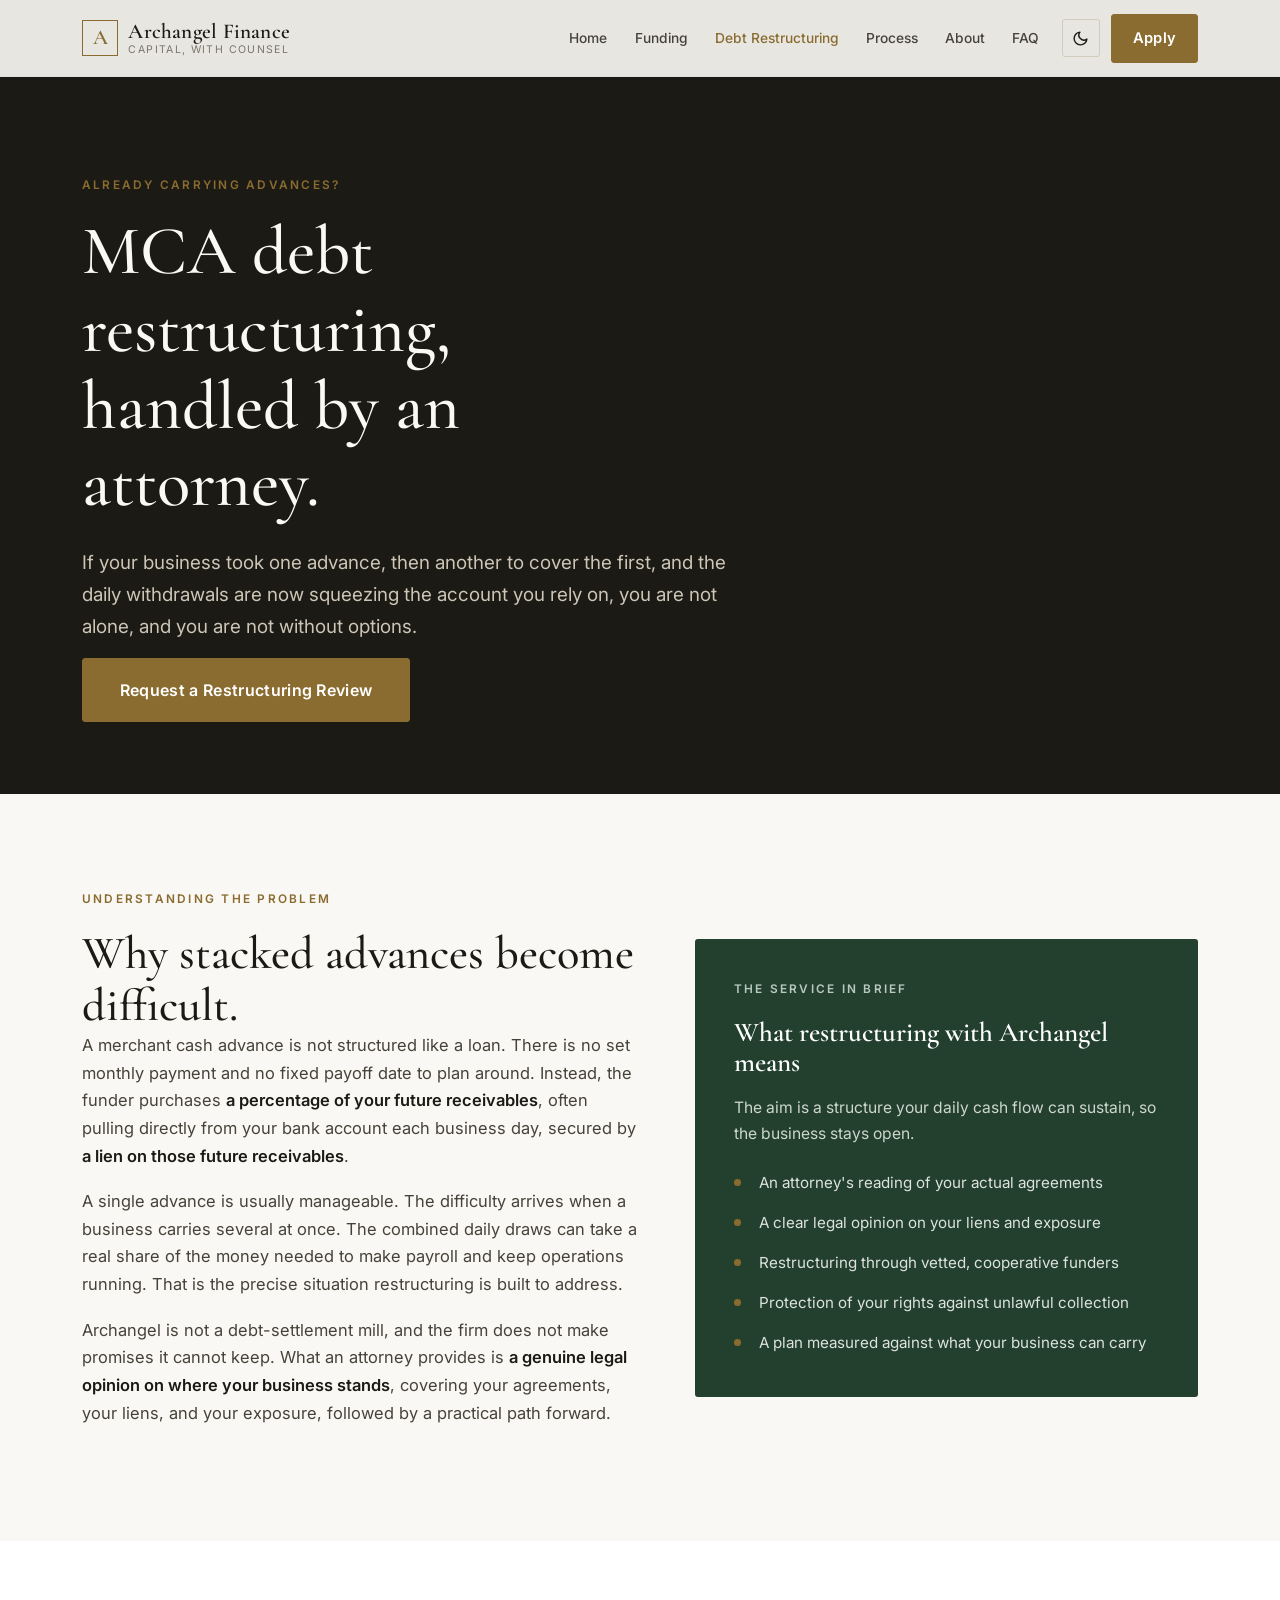
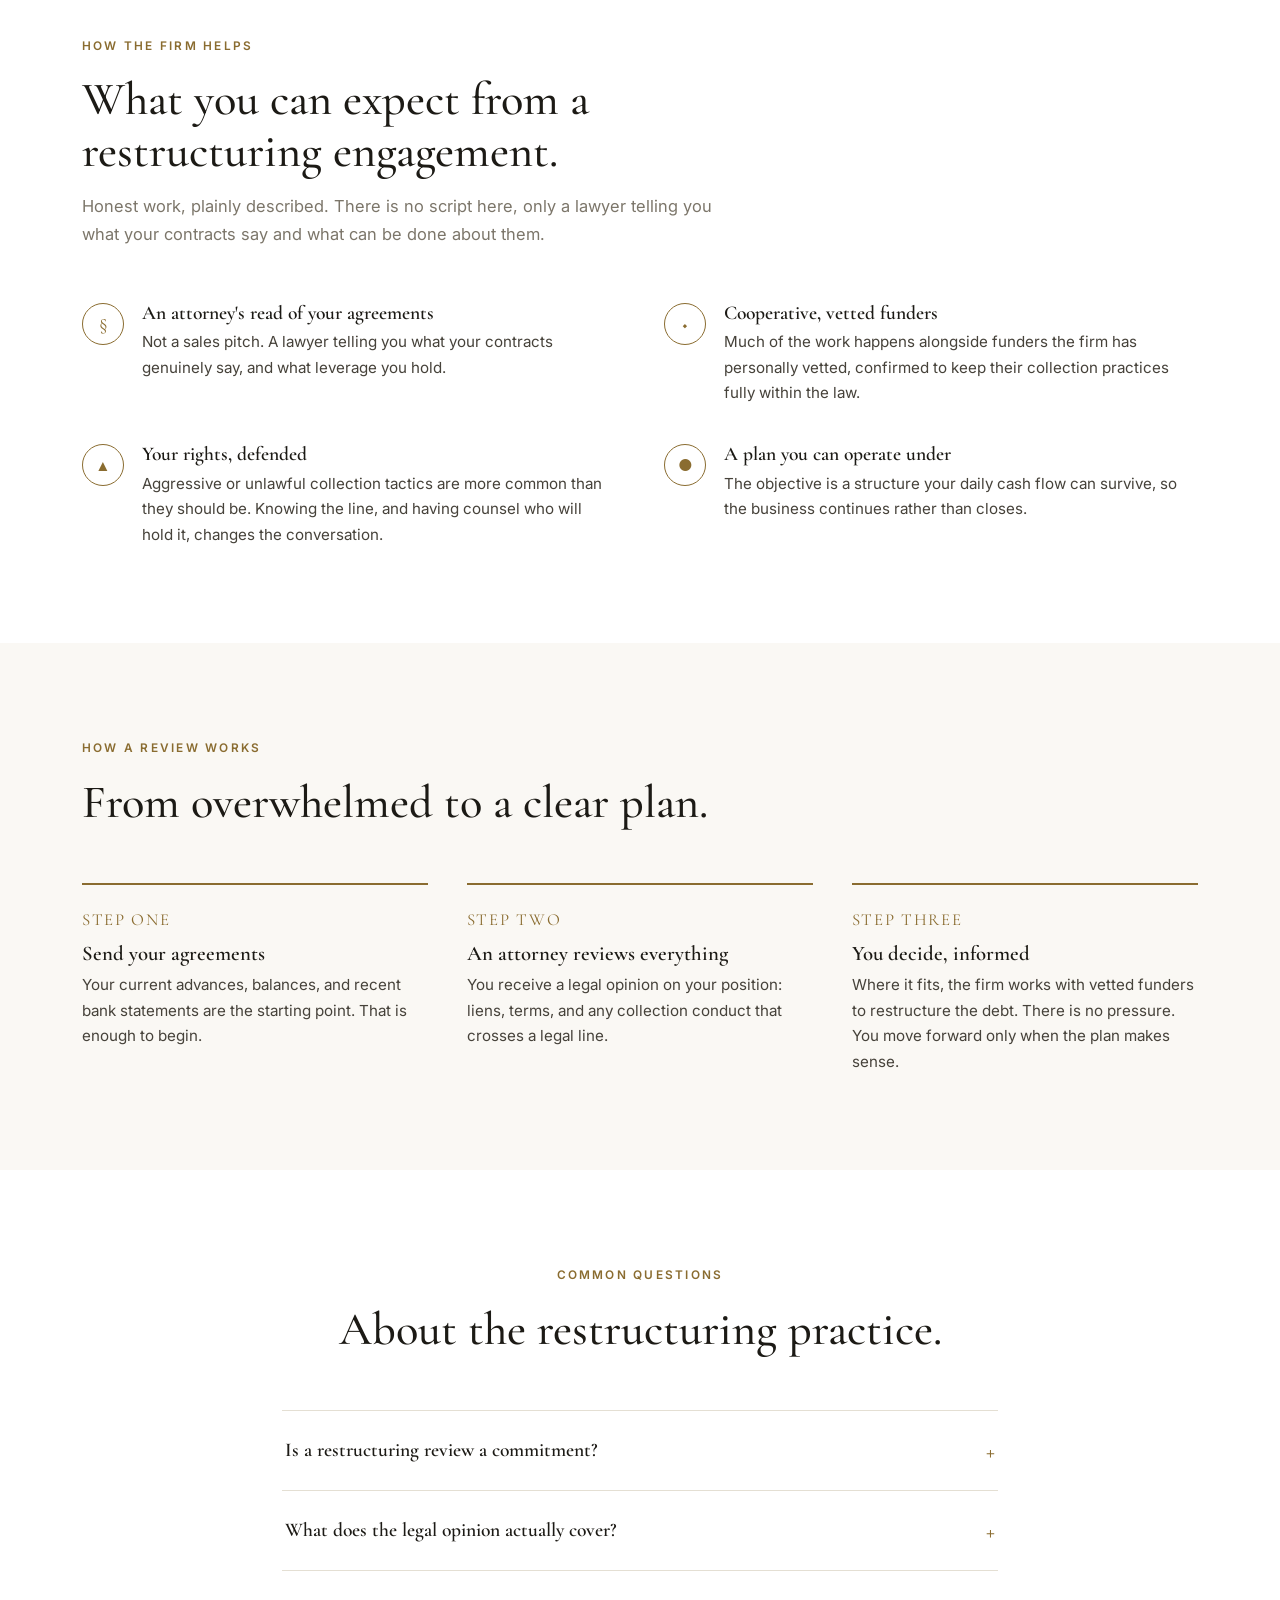
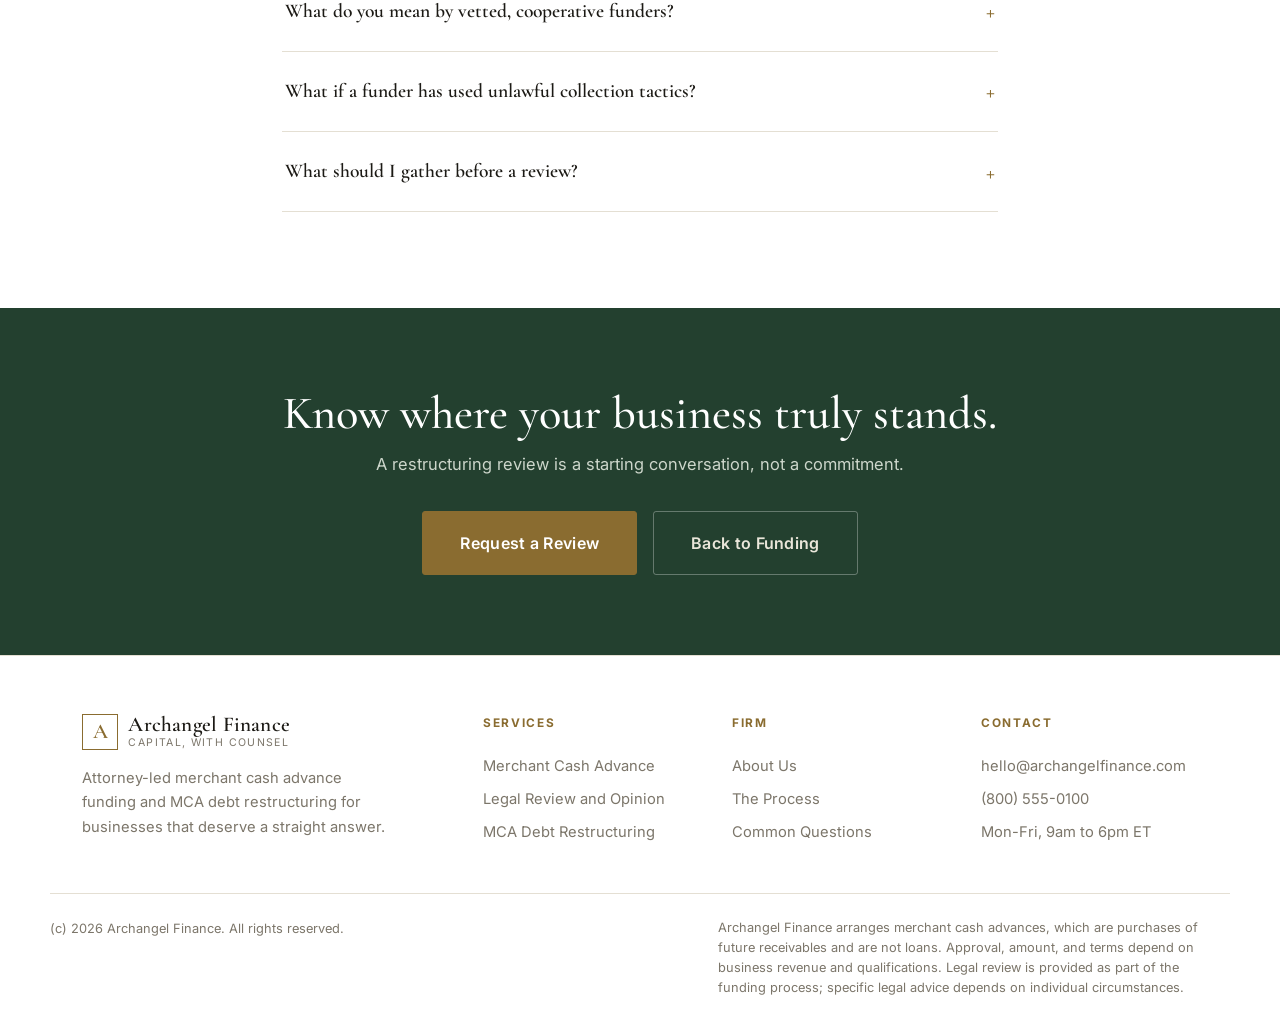
<file: restructuring.html>
<!DOCTYPE html>
<html lang="en">
<head>
<meta charset="UTF-8">
<meta name="viewport" content="width=device-width, initial-scale=1.0">
<title>MCA Debt Restructuring — Archangel Finance</title>
<meta name="description" content="Attorney-led MCA debt restructuring from Archangel Finance. A legal opinion on your advances, liens, and exposure, and a practical path forward.">
<link rel="preconnect" href="https://fonts.googleapis.com">
<link rel="preconnect" href="https://fonts.gstatic.com" crossorigin>
<!-- VERSION A — Law firm: Cormorant Garamond headlines + Inter body -->
<link href="https://fonts.googleapis.com/css2?family=Cormorant+Garamond:ital,wght@0,500;0,600;1,500;1,600&family=Inter:wght@400;500;600;700&display=swap" rel="stylesheet">
<style>
/* ============================================================
   ARCHANGEL FINANCE — shared stylesheet (inlined on every page)
   Restrained, attorney-led. Device-aware light/dark + toggle.
   ============================================================ */

/* ---------- THEME TOKENS ---------- */
:root{
  --display:'Cormorant Garamond',Georgia,serif;
  --body:'Inter',-apple-system,BlinkMacSystemFont,'Segoe UI',sans-serif;
  --gold:#9c7c3c;
  --gold-deep:#7d6230;
  --green:#23402f;
  --green-soft:#34543f;
  --radius:3px;
  --maxw:1180px;
}
/* LIGHT (default visual; JS sets data-theme from device pref) */
[data-theme="light"]{
  --bg:#faf8f4;
  --surface:#ffffff;
  --surface-2:#f3f0e9;
  --ink:#1c1a15;
  --text:#46423a;
  --muted:#7c766a;
  --line:#e4dfd3;
  --line-strong:#d3ccbb;
  --hero-bg:#1c1a15;
  --hero-ink:#fbf9f4;
  --hero-text:#cdc6b6;
  --shadow:0 18px 44px -28px rgba(40,34,18,.40);
  --nav-bg:rgba(250,248,244,.92);
  --field:#ffffff;
  --gold:#8a6c30;
}
/* DARK */
[data-theme="dark"]{
  --bg:#121110;
  --surface:#1a1917;
  --surface-2:#222119;
  --ink:#f4f1e9;
  --text:#c4bfb2;
  --muted:#8a847a;
  --line:#2d2b27;
  --line-strong:#3a3833;
  --hero-bg:#0c0b0a;
  --hero-ink:#f6f3ea;
  --hero-text:#bdb7a8;
  --shadow:0 24px 56px -28px rgba(0,0,0,.7);
  --nav-bg:rgba(18,17,16,.92);
  --field:#16150f;
  --gold:#bd9a52;
}

*{margin:0;padding:0;box-sizing:border-box}
html{scroll-behavior:smooth;scroll-padding-top:88px}
body{
  font-family:var(--body);background:var(--bg);color:var(--text);
  line-height:1.68;-webkit-font-smoothing:antialiased;overflow-x:hidden;
  font-size:16.5px;transition:background .25s ease,color .25s ease;
}
.wrap{max-width:var(--maxw);margin:0 auto;padding:0 32px}
.wrap-narrow{max-width:780px}
a{text-decoration:none;color:inherit}
img{max-width:100%}

/* ---------- TYPE ---------- */
h1,h2,h3,h4{
  font-family:var(--display);color:var(--ink);font-weight:600;
  line-height:1.12;letter-spacing:0;
}
h1{font-size:clamp(2.7rem,5.6vw,4.3rem);font-weight:500}
h2{font-size:clamp(2rem,3.8vw,2.9rem);font-weight:500}
h3{font-size:1.42rem}
.kicker{
  font-family:var(--body);font-weight:600;font-size:.74rem;
  letter-spacing:.19em;text-transform:uppercase;color:var(--gold);
  display:block;margin-bottom:1.1rem;
}
.lede{
  font-size:1.12rem;color:var(--text);max-width:62ch;
}
.serif-em{font-family:var(--display);font-style:italic;color:var(--gold);font-weight:500}

/* ---------- BUTTONS ---------- */
.btn{
  display:inline-flex;align-items:center;justify-content:center;gap:.5rem;
  font-family:var(--body);font-weight:600;font-size:.92rem;
  letter-spacing:.02em;padding:.95rem 1.9rem;border:1px solid transparent;
  border-radius:var(--radius);cursor:pointer;transition:background .16s,color .16s,border-color .16s,transform .16s;
}
.btn-primary{background:var(--gold);color:#fff;border-color:var(--gold)}
.btn-primary:hover{background:var(--gold-deep);border-color:var(--gold-deep)}
.btn-dark{background:var(--ink);color:var(--bg);border-color:var(--ink)}
.btn-dark:hover{transform:translateY(-1px)}
.btn-outline{background:transparent;border-color:var(--line-strong);color:var(--ink)}
.btn-outline:hover{border-color:var(--gold);color:var(--gold)}
.btn-onhero{background:transparent;border-color:rgba(255,255,255,.32);color:var(--hero-ink)}
.btn-onhero:hover{border-color:var(--gold);color:var(--gold)}
.btn-lg{padding:1.1rem 2.3rem;font-size:1rem}
.btn-ghostlink{
  font-family:var(--body);font-weight:600;font-size:.92rem;color:var(--gold);
  display:inline-flex;align-items:center;gap:.4rem;
}
.btn-ghostlink:hover{color:var(--gold-deep)}

/* ---------- NAV ---------- */
.nav{
  position:fixed;top:0;left:0;right:0;z-index:100;background:var(--nav-bg);
  backdrop-filter:blur(12px);border-bottom:1px solid var(--line);
}
.nav-inner{
  max-width:var(--maxw);margin:0 auto;padding:.85rem 32px;
  display:flex;align-items:center;gap:1.4rem;
}
.brand{display:flex;align-items:center;gap:.65rem;flex-shrink:0;min-width:0}
.brand-mark{
  width:36px;height:36px;flex-shrink:0;border:1px solid var(--gold);
  display:flex;align-items:center;justify-content:center;color:var(--gold);
  font-family:var(--display);font-size:1.32rem;font-weight:600;
}
.brand-text{display:flex;flex-direction:column;line-height:1}
.brand-name{
  font-family:var(--display);font-size:1.32rem;font-weight:600;color:var(--ink);
  letter-spacing:.01em;
}
.brand-sub{
  font-family:var(--body);font-size:.66rem;letter-spacing:.13em;
  text-transform:uppercase;color:var(--muted);margin-top:3px;
}
.nav-links{display:flex;gap:1.7rem;margin-left:auto;align-items:center}
.nav-links a{
  font-size:.86rem;font-weight:500;color:var(--text);transition:color .15s;
}
.nav-links a:hover,.nav-links a.active{color:var(--gold)}
.nav-side{display:flex;align-items:center;gap:.7rem;flex-shrink:0}
.theme-btn{
  width:38px;height:38px;border:1px solid var(--line-strong);background:transparent;
  border-radius:var(--radius);color:var(--ink);cursor:pointer;
  display:flex;align-items:center;justify-content:center;transition:border-color .15s,color .15s;
}
.theme-btn:hover{border-color:var(--gold);color:var(--gold)}
.theme-btn svg{width:17px;height:17px}
.burger{
  display:none;flex-direction:column;gap:5px;width:40px;height:40px;
  background:none;border:none;cursor:pointer;align-items:center;justify-content:center;
}
.burger span{width:22px;height:2px;background:var(--ink);transition:.22s;display:block}
.burger.open span:nth-child(1){transform:translateY(7px) rotate(45deg)}
.burger.open span:nth-child(2){opacity:0}
.burger.open span:nth-child(3){transform:translateY(-7px) rotate(-45deg)}
.nav-mobile{
  display:none;flex-direction:column;background:var(--surface);
  border-bottom:1px solid var(--line);padding:.5rem 32px 1.3rem;
}
.nav-mobile a{
  padding:.85rem .2rem;font-size:.95rem;font-weight:500;color:var(--text);
  border-bottom:1px solid var(--line);
}
.nav-mobile a:last-of-type{border-bottom:none}
.nav-mobile .btn{margin-top:1rem}

/* ---------- HERO ---------- */
.hero{
  background:var(--hero-bg);color:var(--hero-text);
  padding:11rem 0 6.5rem;position:relative;
}
.hero h1{color:var(--hero-ink);max-width:18ch;margin-bottom:1.6rem}
.hero .lede{color:var(--hero-text);font-size:1.18rem;max-width:54ch;margin-bottom:1rem}
.hero-attr{
  font-family:var(--display);font-style:italic;font-size:1.16rem;
  color:var(--gold);margin-bottom:2.4rem;
}
.hero-cta{display:flex;gap:1rem;flex-wrap:wrap;margin-bottom:4rem}
.hero-rule{height:1px;background:rgba(255,255,255,.12);margin-bottom:2.4rem}
.hero-points{
  display:grid;grid-template-columns:repeat(3,1fr);gap:2.2rem;
}
.hero-point .hp-label{
  font-family:var(--display);font-size:1.7rem;color:var(--gold);
  font-weight:600;margin-bottom:.2rem;
}
.hero-point p{font-size:.92rem;color:var(--hero-text)}

/* ---------- SECTION ---------- */
.section{padding:6rem 0}
.section-tight{padding:4.4rem 0}
.section-alt{background:var(--surface)}
.section-head{max-width:64ch;margin-bottom:3.4rem}
.section-head.center{margin-left:auto;margin-right:auto;text-align:center}
.section-head p{margin-top:.9rem;color:var(--muted)}

/* ---------- SERVICES ---------- */
.svc-grid{display:grid;grid-template-columns:repeat(3,1fr);gap:1.6rem}
.svc{
  background:var(--surface);border:1px solid var(--line);border-radius:var(--radius);
  padding:2.1rem 1.9rem;transition:border-color .18s,transform .18s;
}
.section-alt .svc{background:var(--bg)}
.svc:hover{border-color:var(--gold);transform:translateY(-3px)}
.svc-no{
  font-family:var(--display);font-size:1.15rem;color:var(--gold);
  border-bottom:1px solid var(--line);padding-bottom:.8rem;margin-bottom:1rem;
  display:flex;justify-content:space-between;align-items:baseline;
}
.svc-no .svc-tag{font-family:var(--body);font-size:.68rem;letter-spacing:.12em;
  text-transform:uppercase;color:var(--muted)}
.svc h3{margin-bottom:.5rem}
.svc p{font-size:.96rem;color:var(--text)}
.svc .svc-link{margin-top:1.1rem;display:inline-block}

/* ---------- FEATURE / LEGAL REVIEW BAND ---------- */
.feature{
  display:grid;grid-template-columns:1.05fr .95fr;gap:3.6rem;align-items:center;
}
.feature-panel{
  background:var(--green);color:#eae6da;border-radius:var(--radius);
  padding:2.6rem 2.4rem;
}
.feature-panel .kicker{color:#b9c9bd}
.feature-panel h3{color:#fff;font-size:1.7rem;margin-bottom:1rem}
.feature-panel p{color:#cdd6cb;font-size:.98rem;margin-bottom:1.4rem}
.feature-list{list-style:none;display:grid;gap:.9rem}
.feature-list li{
  position:relative;padding-left:1.6rem;font-size:.95rem;color:#dde3da;
}
.feature-list li::before{
  content:"";position:absolute;left:0;top:.62em;width:7px;height:7px;
  background:var(--gold);border-radius:50%;
}
.feature-text p{margin-bottom:1.1rem;color:var(--text)}
.feature-text p strong{color:var(--ink);font-weight:600}

/* ---------- STEPS ---------- */
.steps{display:grid;grid-template-columns:repeat(3,1fr);gap:2.4rem}
.step{border-top:2px solid var(--gold);padding-top:1.3rem}
.step .step-no{
  font-family:var(--display);font-size:1.05rem;color:var(--gold);
  letter-spacing:.1em;text-transform:uppercase;margin-bottom:.5rem;
}
.step h3{font-size:1.3rem;margin-bottom:.4rem}
.step p{font-size:.95rem;color:var(--text)}

/* ---------- WHY ---------- */
.why-grid{display:grid;grid-template-columns:repeat(2,1fr);gap:2.4rem 3rem}
.why-item{display:grid;grid-template-columns:auto 1fr;gap:1.1rem}
.why-icon{
  width:42px;height:42px;flex-shrink:0;border:1px solid var(--gold);
  border-radius:50%;display:flex;align-items:center;justify-content:center;
  color:var(--gold);font-family:var(--display);font-size:1.2rem;
}
.why-item h3{font-size:1.22rem;margin-bottom:.3rem}
.why-item p{font-size:.95rem;color:var(--text)}

/* ---------- QUOTE / ABOUT ---------- */
.about{display:grid;grid-template-columns:1fr 1fr;gap:3.6rem;align-items:center}
.about-text p{margin-bottom:1.1rem;color:var(--text)}
.about-text p strong{color:var(--ink);font-weight:600}
.about-card{
  background:var(--surface);border:1px solid var(--line);border-radius:var(--radius);
  padding:2.4rem;
}
.section-alt .about-card{background:var(--bg)}
.about-card .ac-name{
  font-family:var(--display);font-size:1.6rem;color:var(--ink);font-weight:600;
}
.about-card .ac-role{
  font-family:var(--display);font-style:italic;color:var(--gold);
  font-size:1.05rem;margin-bottom:1.4rem;
}
.about-card .ac-rule{height:1px;background:var(--line);margin:1.4rem 0}
.ac-facts{display:grid;gap:.7rem}
.ac-fact{display:flex;justify-content:space-between;font-size:.92rem}
.ac-fact .acf-k{color:var(--muted)}
.ac-fact .acf-v{color:var(--ink);font-weight:600}

/* ---------- FAQ ---------- */
.faq{display:grid;gap:0;border-top:1px solid var(--line)}
.faq details{border-bottom:1px solid var(--line)}
.faq summary{
  cursor:pointer;padding:1.3rem .2rem;font-family:var(--display);
  font-size:1.22rem;font-weight:600;color:var(--ink);
  list-style:none;display:flex;justify-content:space-between;gap:1rem;align-items:center;
}
.faq summary::-webkit-details-marker{display:none}
.faq summary::after{content:"+";color:var(--gold);font-size:1.4rem;transition:transform .2s}
.faq details[open] summary::after{transform:rotate(45deg)}
.faq details p{padding:0 .2rem 1.4rem;color:var(--text);font-size:.98rem;max-width:72ch}

/* ---------- CTA ---------- */
.cta{background:var(--green);color:#eae6da;padding:5rem 0;text-align:center}
.cta h2{color:#fff;margin-bottom:.7rem}
.cta p{color:#cdd6cb;margin-bottom:2rem}

/* ---------- FOOTER ---------- */
.footer{background:var(--surface);border-top:1px solid var(--line);padding:3.6rem 0 0}
.footer-grid{display:grid;grid-template-columns:1.7fr 1fr 1fr 1fr;gap:2rem;padding-bottom:2.8rem}
.footer-brand p{color:var(--muted);font-size:.92rem;max-width:34ch;margin-top:1rem}
.footer-col h5{
  font-family:var(--body);font-size:.74rem;letter-spacing:.14em;
  text-transform:uppercase;color:var(--gold);margin-bottom:1rem;
}
.footer-col a,.footer-col span{
  display:block;color:var(--muted);font-size:.92rem;padding:.26rem 0;
}
.footer-col a:hover{color:var(--gold)}
.footer-base{
  border-top:1px solid var(--line);padding:1.5rem 0 2rem;
  display:flex;justify-content:space-between;gap:1.5rem;flex-wrap:wrap;
}
.footer-base span{color:var(--muted);font-size:.8rem}
.footer-base .disclaimer{max-width:64ch;line-height:1.55}

/* ---------- REVEAL ---------- */
.reveal{opacity:0;transform:translateY(16px);transition:opacity .55s ease,transform .55s ease}
.reveal.in{opacity:1;transform:none}
@media (prefers-reduced-motion:reduce){
  .reveal{opacity:1;transform:none;transition:none}
  html{scroll-behavior:auto}
}

/* ---------- RESPONSIVE ---------- */
@media(max-width:980px){
  .nav-links{display:none}
  .burger{display:flex}
  .svc-grid,.steps{grid-template-columns:1fr}
  .feature,.about{grid-template-columns:1fr;gap:2.4rem}
  .why-grid{grid-template-columns:1fr}
  .footer-grid{grid-template-columns:1fr 1fr}
  .hero-points{gap:1.6rem}
}
@media(max-width:560px){
  html{scroll-padding-top:74px}
  .wrap{padding:0 22px}
  .nav-inner{padding:.7rem 22px;gap:.6rem}
  .nav-mobile{padding-left:22px;padding-right:22px}
  .brand-name{font-size:1.16rem}
  .brand-sub{font-size:.6rem}
  .hero{padding:8rem 0 4rem}
  .hero-cta{flex-direction:column}
  .hero-cta .btn{width:100%}
  .hero-points{grid-template-columns:1fr;gap:1.3rem}
  .section,.section-tight{padding:3.6rem 0}
  .footer-grid{grid-template-columns:1fr}
  .footer-base{flex-direction:column;gap:.6rem}
  .feature-panel{padding:2rem 1.6rem}
}
</style>
</head>
<body>

<!-- ===== NAV ===== -->
<header class="nav" id="nav">
  <div class="nav-inner">
    <a href="index.html" class="brand">
      <span class="brand-mark" aria-hidden="true">A</span>
      <span class="brand-text">
        <span class="brand-name">Archangel Finance</span>
        <span class="brand-sub">Capital, with counsel</span>
      </span>
    </a>
    <nav class="nav-links" id="navLinks">
      <a href="index.html">Home</a>
      <a href="index.html#services">Funding</a>
      <a href="restructuring.html" class="active">Debt Restructuring</a>
      <a href="index.html#process">Process</a>
      <a href="index.html#about">About</a>
      <a href="index.html#faq">FAQ</a>
    </nav>
    <div class="nav-side">
      <button class="theme-btn" id="themeBtn" aria-label="Toggle light or dark theme"></button>
      <a href="apply.html" class="btn btn-primary" style="padding:.7rem 1.3rem">Apply</a>
      <button class="burger" id="burger" aria-label="Menu" aria-expanded="false">
        <span></span><span></span><span></span>
      </button>
    </div>
  </div>
  <div class="nav-mobile" id="navMobile">
    <a href="index.html">Home</a>
    <a href="index.html#services">Funding</a>
    <a href="restructuring.html">Debt Restructuring</a>
    <a href="index.html#process">Process</a>
    <a href="index.html#about">About</a>
    <a href="index.html#faq">FAQ</a>
    <a href="apply.html" class="btn btn-primary">Apply for Funding</a>
  </div>
</header>

<!-- ===== PAGE HERO ===== -->
<section class="hero" style="padding-bottom:4.5rem">
  <div class="wrap">
    <span class="kicker reveal">Already Carrying Advances?</span>
    <h1 class="reveal">MCA debt restructuring, handled by an attorney.</h1>
    <p class="lede reveal">If your business took one advance, then another to cover the first, and the daily withdrawals are now squeezing the account you rely on, you are not alone, and you are not without options.</p>
    <div class="hero-cta reveal" style="margin-bottom:0">
      <a href="restructuring-apply.html" class="btn btn-primary btn-lg">Request a Restructuring Review</a>
    </div>
  </div>
</section>

<!-- ===== WHAT IT IS ===== -->
<section class="section">
  <div class="wrap">
    <div class="feature">
      <div class="feature-text reveal">
        <span class="kicker">Understanding the Problem</span>
        <h2>Why stacked advances become difficult.</h2>
        <p>A merchant cash advance is not structured like a loan. There is no set monthly payment and no fixed payoff date to plan around. Instead, the funder purchases <strong>a percentage of your future receivables</strong>, often pulling directly from your bank account each business day, secured by <strong>a lien on those future receivables</strong>.</p>
        <p>A single advance is usually manageable. The difficulty arrives when a business carries several at once. The combined daily draws can take a real share of the money needed to make payroll and keep operations running. That is the precise situation restructuring is built to address.</p>
        <p>Archangel is not a debt-settlement mill, and the firm does not make promises it cannot keep. What an attorney provides is <strong>a genuine legal opinion on where your business stands</strong>, covering your agreements, your liens, and your exposure, followed by a practical path forward.</p>
      </div>
      <aside class="feature-panel reveal">
        <span class="kicker">The Service in Brief</span>
        <h3>What restructuring with Archangel means</h3>
        <p>The aim is a structure your daily cash flow can sustain, so the business stays open.</p>
        <ul class="feature-list">
          <li>An attorney's reading of your actual agreements</li>
          <li>A clear legal opinion on your liens and exposure</li>
          <li>Restructuring through vetted, cooperative funders</li>
          <li>Protection of your rights against unlawful collection</li>
          <li>A plan measured against what your business can carry</li>
        </ul>
      </aside>
    </div>
  </div>
</section>

<!-- ===== HOW WE HELP ===== -->
<section class="section section-alt">
  <div class="wrap">
    <div class="section-head reveal">
      <span class="kicker">How the Firm Helps</span>
      <h2>What you can expect from a restructuring engagement.</h2>
      <p>Honest work, plainly described. There is no script here, only a lawyer telling you what your contracts say and what can be done about them.</p>
    </div>
    <div class="why-grid">
      <div class="why-item reveal">
        <div class="why-icon">&sect;</div>
        <div>
          <h3>An attorney's read of your agreements</h3>
          <p>Not a sales pitch. A lawyer telling you what your contracts genuinely say, and what leverage you hold.</p>
        </div>
      </div>
      <div class="why-item reveal">
        <div class="why-icon">&#9670;</div>
        <div>
          <h3>Cooperative, vetted funders</h3>
          <p>Much of the work happens alongside funders the firm has personally vetted, confirmed to keep their collection practices fully within the law.</p>
        </div>
      </div>
      <div class="why-item reveal">
        <div class="why-icon">&#9650;</div>
        <div>
          <h3>Your rights, defended</h3>
          <p>Aggressive or unlawful collection tactics are more common than they should be. Knowing the line, and having counsel who will hold it, changes the conversation.</p>
        </div>
      </div>
      <div class="why-item reveal">
        <div class="why-icon">&#9679;</div>
        <div>
          <h3>A plan you can operate under</h3>
          <p>The objective is a structure your daily cash flow can survive, so the business continues rather than closes.</p>
        </div>
      </div>
    </div>
  </div>
</section>

<!-- ===== PROCESS ===== -->
<section class="section">
  <div class="wrap">
    <div class="section-head reveal">
      <span class="kicker">How a Review Works</span>
      <h2>From overwhelmed to a clear plan.</h2>
    </div>
    <div class="steps">
      <div class="step reveal">
        <div class="step-no">Step One</div>
        <h3>Send your agreements</h3>
        <p>Your current advances, balances, and recent bank statements are the starting point. That is enough to begin.</p>
      </div>
      <div class="step reveal">
        <div class="step-no">Step Two</div>
        <h3>An attorney reviews everything</h3>
        <p>You receive a legal opinion on your position: liens, terms, and any collection conduct that crosses a legal line.</p>
      </div>
      <div class="step reveal">
        <div class="step-no">Step Three</div>
        <h3>You decide, informed</h3>
        <p>Where it fits, the firm works with vetted funders to restructure the debt. There is no pressure. You move forward only when the plan makes sense.</p>
      </div>
    </div>
  </div>
</section>

<!-- ===== FAQ ===== -->
<section class="section section-alt">
  <div class="wrap wrap-narrow">
    <div class="section-head center reveal">
      <span class="kicker">Common Questions</span>
      <h2>About the restructuring practice.</h2>
    </div>
    <div class="faq reveal">
      <details>
        <summary>Is a restructuring review a commitment?</summary>
        <p>No. A review is a starting conversation. Its purpose is simply to give you an accurate picture of where your business stands. You decide what happens next, and you do so with a clear understanding of the options.</p>
      </details>
      <details>
        <summary>What does the legal opinion actually cover?</summary>
        <p>An attorney reviews your existing funding agreements and provides a plain-English opinion on your position: what your liens cover, what your agreements obligate, where your exposure sits, and whether any collection conduct you have experienced crosses a legal line.</p>
      </details>
      <details>
        <summary>What do you mean by vetted, cooperative funders?</summary>
        <p>Where restructuring is the right path, the work often happens hand in hand with funders the firm has personally vetted. A central part of that vetting is confirming their collection practices are fully lawful. The firm does not work with funders known for unlawful collection conduct.</p>
      </details>
      <details>
        <summary>What if a funder has used unlawful collection tactics?</summary>
        <p>Aggressive or unlawful collection is more common than it should be. Part of the value of attorney-led review is knowing precisely where the legal line sits. If a practice has crossed it, you will have counsel who can say so and act accordingly.</p>
      </details>
      <details>
        <summary>What should I gather before a review?</summary>
        <p>Your current advance agreements, current balances, and your most recent business bank statements. That is enough for an attorney to assess your position and begin mapping a path forward.</p>
      </details>
    </div>
  </div>
</section>

<!-- ===== CTA ===== -->
<section class="cta">
  <div class="wrap">
    <h2>Know where your business truly stands.</h2>
    <p>A restructuring review is a starting conversation, not a commitment.</p>
    <div style="display:flex;gap:1rem;justify-content:center;flex-wrap:wrap;">
      <a href="restructuring-apply.html" class="btn btn-primary btn-lg">Request a Review</a>
      <a href="index.html" class="btn btn-outline btn-lg" style="border-color:rgba(255,255,255,.3);color:#eae6da">Back to Funding</a>
    </div>
  </div>
</section>

<!-- ===== FOOTER ===== -->
<footer class="footer">
  <div class="wrap footer-grid">
    <div class="footer-brand">
      <a href="index.html" class="brand">
        <span class="brand-mark" aria-hidden="true">A</span>
        <span class="brand-text">
          <span class="brand-name">Archangel Finance</span>
          <span class="brand-sub">Capital, with counsel</span>
        </span>
      </a>
      <p>Attorney-led merchant cash advance funding and MCA debt restructuring for businesses that deserve a straight answer.</p>
    </div>
    <div class="footer-col">
      <h5>Services</h5>
      <a href="index.html#services">Merchant Cash Advance</a>
      <a href="index.html#services">Legal Review and Opinion</a>
      <a href="restructuring.html">MCA Debt Restructuring</a>
    </div>
    <div class="footer-col">
      <h5>Firm</h5>
      <a href="index.html#about">About Us</a>
      <a href="index.html#process">The Process</a>
      <a href="index.html#faq">Common Questions</a>
    </div>
    <div class="footer-col">
      <h5>Contact</h5>
      <a href="mailto:hello@archangelfinance.com">hello@archangelfinance.com</a>
      <a href="tel:+18005550100">(800) 555-0100</a>
      <span>Mon-Fri, 9am to 6pm ET</span>
    </div>
  </div>
  <div class="wrap footer-base">
    <span>(c) 2026 Archangel Finance. All rights reserved.</span>
    <span class="disclaimer">Archangel Finance arranges merchant cash advances, which are purchases of future receivables and are not loans. Approval, amount, and terms depend on business revenue and qualifications. Legal review is provided as part of the funding process; specific legal advice depends on individual circumstances.</span>
  </div>
</footer>

<script>
/* ===== SHARED SITE SCRIPT ===== */
(function(){
  "use strict";
  var root = document.documentElement;

  /* THEME: follow device setting, allow manual override */
  var SUN='<svg viewBox="0 0 24 24" fill="none" stroke="currentColor" stroke-width="2" stroke-linecap="round"><circle cx="12" cy="12" r="4.3"/><path d="M12 1.8v3M12 19.2v3M4.5 4.5l2 2M17.5 17.5l2 2M1.8 12h3M19.2 12h3M4.5 19.5l2-2M17.5 6.5l2-2"/></svg>';
  var MOON='<svg viewBox="0 0 24 24" fill="none" stroke="currentColor" stroke-width="2" stroke-linecap="round" stroke-linejoin="round"><path d="M21 12.8A9 9 0 1 1 11.2 3a7 7 0 0 0 9.8 9.8z"/></svg>';
  var themeBtn = document.getElementById('themeBtn');
  var mq = window.matchMedia('(prefers-color-scheme: dark)');
  var manual = null; // null = following device

  function apply(theme){
    root.setAttribute('data-theme', theme);
    themeBtn.innerHTML = (theme === 'dark') ? SUN : MOON;
    themeBtn.setAttribute('aria-label', theme === 'dark' ? 'Switch to light theme' : 'Switch to dark theme');
  }
  function current(){ return manual || (mq.matches ? 'dark' : 'light'); }
  apply(current());
  // device preference changes -> follow, unless user has overridden
  mq.addEventListener('change', function(){ if(manual === null) apply(current()); });
  themeBtn.addEventListener('click', function(){
    manual = (current() === 'dark') ? 'light' : 'dark';
    apply(manual);
  });

  /* MOBILE MENU */
  var burger = document.getElementById('burger');
  var navMobile = document.getElementById('navMobile');
  function closeMenu(){
    navMobile.style.display='none';
    burger.classList.remove('open');
    burger.setAttribute('aria-expanded','false');
  }
  burger.addEventListener('click', function(){
    if(burger.classList.contains('open')){ closeMenu(); }
    else {
      navMobile.style.display='flex';
      burger.classList.add('open');
      burger.setAttribute('aria-expanded','true');
    }
  });
  navMobile.querySelectorAll('a').forEach(function(a){ a.addEventListener('click', closeMenu); });
  window.addEventListener('resize', function(){ if(window.innerWidth>980) closeMenu(); });

  /* REVEAL */
  var reveals = document.querySelectorAll('.reveal');
  if('IntersectionObserver' in window){
    var io = new IntersectionObserver(function(es){
      es.forEach(function(e){ if(e.isIntersecting){ e.target.classList.add('in'); io.unobserve(e.target); } });
    }, {threshold:0.12});
    reveals.forEach(function(el){ io.observe(el); });
  } else {
    reveals.forEach(function(el){ el.classList.add('in'); });
  }
})();
</script>
</body>
</html>
</file>
